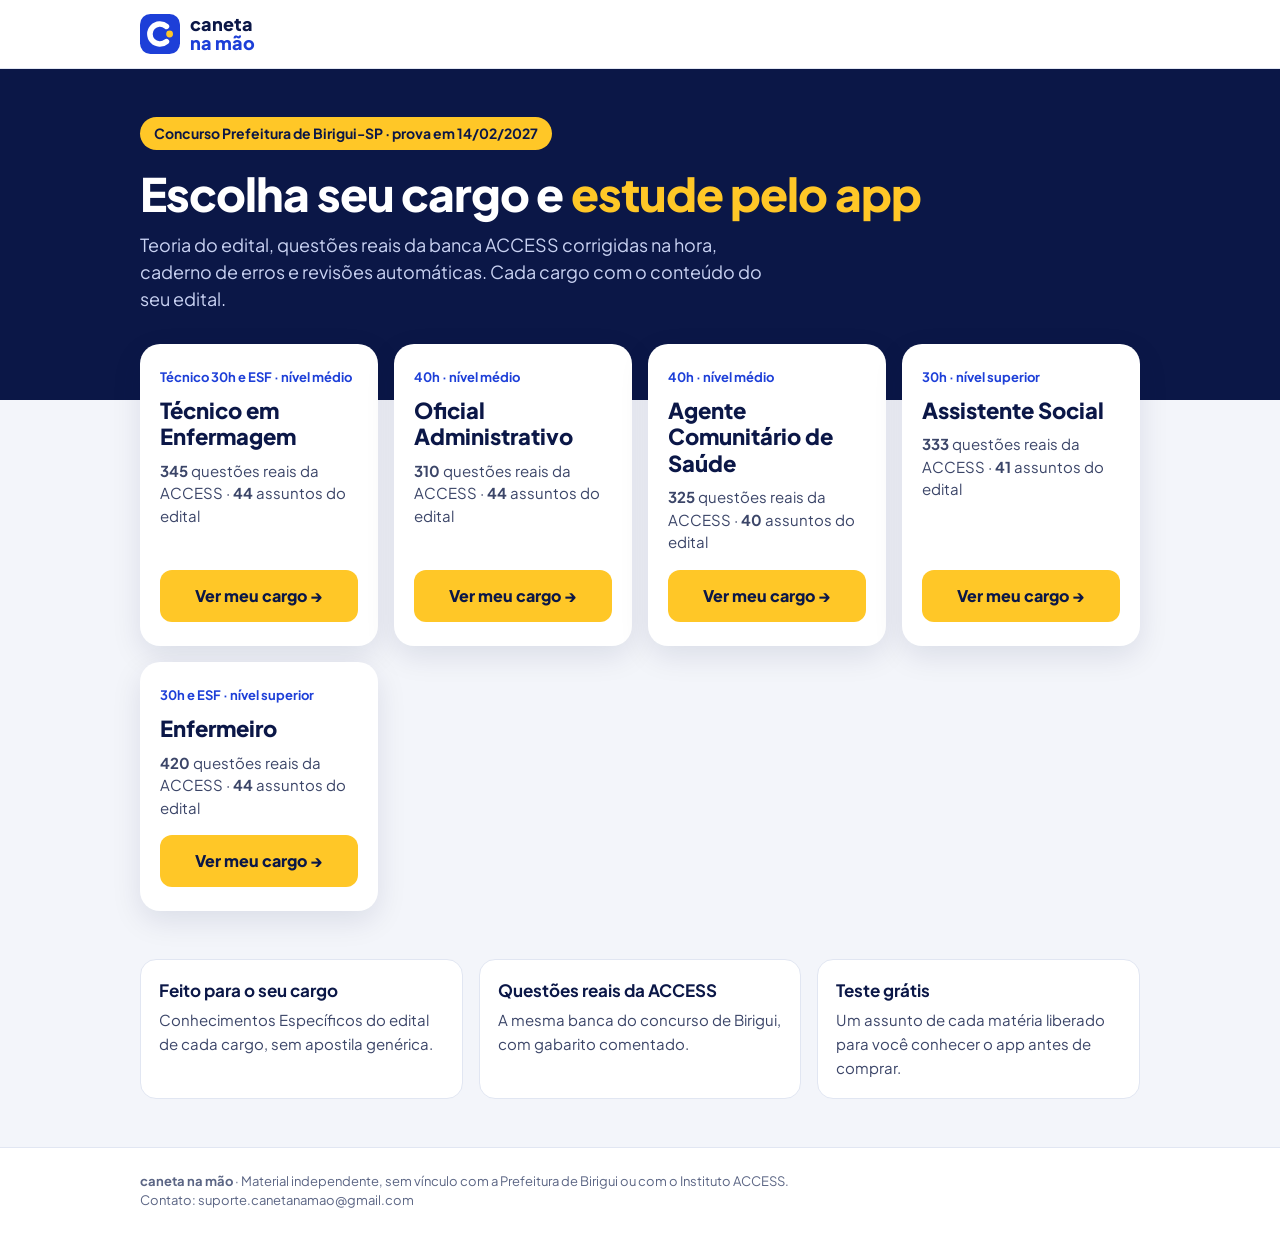
<file: index.html>
<!doctype html>
<html lang="pt-BR"><head>
<meta name="facebook-domain-verification" content="j1a5d84m71sv0w210g87vp4udsywz2" /><meta charset="utf-8"><meta name="viewport" content="width=device-width, initial-scale=1">
<title>Caneta na Mão · App de estudo para o Concurso de Birigui</title>
<meta name="description" content="App de estudo com teoria do edital e questões reais da banca ACCESS para o Concurso da Prefeitura de Birigui-SP (Edital 220/2026). Escolha seu cargo e teste grátis.">
<meta property="og:title" content="Caneta na Mão · Concurso Prefeitura de Birigui">
<meta property="og:description" content="App de estudo com questões reais da banca ACCESS. Escolha seu cargo e teste grátis.">
<meta property="og:type" content="website"><meta property="og:url" content="https://www.canetanamao.com.br/">
<meta property="og:site_name" content="Caneta na Mão"><meta property="og:locale" content="pt_BR">
<meta property="og:image" content="https://www.canetanamao.com.br/img/og-cargos.jpg"><meta property="og:image:width" content="1200"><meta property="og:image:height" content="630">
<meta name="twitter:card" content="summary_large_image">
<link rel="icon" href="data:image/svg+xml,%3Csvg xmlns=%22http://www.w3.org/2000/svg%22 viewBox=%220 0 100 100%22%3E%3Crect width=%22100%22 height=%22100%22 rx=%2226%22 fill=%22%231D3FD8%22/%3E%3Cpath d=%22M66 31 A 25 25 0 1 0 66 69%22 fill=%22none%22 stroke=%22white%22 stroke-width=%2214%22 stroke-linecap=%22round%22/%3E%3Ccircle cx=%2274%22 cy=%2250%22 r=%228.5%22 fill=%22%23FFC727%22/%3E%3C/svg%3E">
<link rel="preconnect" href="https://fonts.googleapis.com">
<link href="https://fonts.googleapis.com/css2?family=Plus+Jakarta+Sans:wght@400;500;600;700;800&amp;display=swap" rel="stylesheet">
<style>
*{box-sizing:border-box}body{margin:0;background:#F3F5FA;font-family:'Plus Jakarta Sans',system-ui,sans-serif;color:#0B1747;line-height:1.5}
.top{background:#fff;border-bottom:1px solid #E1E6F2}.wrap{max-width:1040px;margin:0 auto;padding:0 20px}
.top .wrap{display:flex;align-items:center;gap:12px;height:68px}.logo{display:flex;align-items:center;gap:10px;font-weight:800;font-size:18px;line-height:1.05;text-decoration:none;color:#0B1747}
.logo span{color:#1D3FD8}
.hero{background:#0B1747;color:#fff;padding:48px 0 88px}.chip{display:inline-block;background:#FFC727;color:#0B1747;font-weight:700;font-size:14px;padding:6px 14px;border-radius:999px}
h1{font-size:clamp(30px,5vw,46px);line-height:1.1;margin:18px 0 12px;font-weight:800;letter-spacing:-.02em}h1 em{font-style:normal;color:#FFC727}
.hero p{margin:0;font-size:18px;color:#C9D2F2;max-width:640px}
.grid{display:grid;grid-template-columns:repeat(auto-fit,minmax(230px,1fr));gap:16px;margin-top:-56px}
.card{text-decoration:none;color:#0B1747;transition:transform .15s;background:#fff;border-radius:20px;padding:24px 20px;box-shadow:0 10px 30px rgba(11,23,71,.10);display:flex;flex-direction:column;gap:10px}
.tag{font-size:13px;font-weight:700;color:#1D3FD8}.card h2{margin:0;font-size:22px;line-height:1.2;font-weight:800}
.n{margin:0 0 6px;font-size:15px;color:#3B4568}
.btn{display:block;text-align:center;font-weight:800;text-decoration:none;padding:14px 16px;border-radius:12px;font-size:16px;min-height:44px}
.y{background:#FFC727;color:#0B1747;margin-top:auto}.card:hover{transform:translateY(-3px)}.card:hover .y{background:#FFD24D}.g{background:#E8EDFD;color:#1D3FD8}.g:hover{background:#DCE3FB}
.why{display:grid;grid-template-columns:repeat(auto-fit,minmax(220px,1fr));gap:16px;margin:48px 0}
.why div{background:#fff;border:1px solid #E1E6F2;border-radius:16px;padding:18px}.why b{display:block;font-size:17px;margin-bottom:4px}.why span{color:#3B4568;font-size:15px}
.foot{border-top:1px solid #E1E6F2;background:#fff;padding:24px 0;font-size:13px;color:#5B6584}
</style><!-- Meta Pixel + Microsoft Clarity -->
<script>
!function(f,b,e,v,n,t,s){if(f.fbq)return;n=f.fbq=function(){n.callMethod?n.callMethod.apply(n,arguments):n.queue.push(arguments)};if(!f._fbq)f._fbq=n;n.push=n;n.loaded=!0;n.version='2.0';n.queue=[];t=b.createElement(e);t.async=!0;t.src=v;s=b.getElementsByTagName(e)[0];s.parentNode.insertBefore(t,s)}(window,document,'script','https://connect.facebook.net/en_US/fbevents.js');
fbq('init','1108989760824933');fbq('track','PageView');
(function(c,l,a,r,i,t,y){c[a]=c[a]||function(){(c[a].q=c[a].q||[]).push(arguments)};t=l.createElement(r);t.async=1;t.src="https://www.clarity.ms/tag/"+i;y=l.getElementsByTagName(r)[0];y.parentNode.insertBefore(t,y)})(window,document,"clarity","script","z8wncffs0r");
clarity('set','cargo','inicio');
</script>
<noscript><img height="1" width="1" style="display:none" src="https://www.facebook.com/tr?id=1108989760824933&ev=PageView&noscript=1"/></noscript>
</head><body>
<div class="top"><div class="wrap"><a class="logo" href="/"><svg viewBox="0 0 100 100" width="40" height="40"><rect width="100" height="100" rx="26" fill="#1D3FD8"/><path d="M66 31 A 25 25 0 1 0 66 69" fill="none" stroke="#fff" stroke-width="14" stroke-linecap="round"/><circle cx="74" cy="50" r="8.5" fill="#FFC727"/></svg><div>caneta<br><span>na mão</span></div></a></div></div>
<div class="hero"><div class="wrap"><span class="chip">Concurso Prefeitura de Birigui-SP · prova em 14/02/2027</span>
<h1>Escolha seu cargo e <em>estude pelo app</em></h1>
<p>Teoria do edital, questões reais da banca ACCESS corrigidas na hora, caderno de erros e revisões automáticas. Cada cargo com o conteúdo do seu edital.</p></div></div>
<div class="wrap"><div class="grid"><a class="card" href="/tecnico-em-enfermagem/"><div class="tag">Técnico 30h e ESF · nível médio</div><h2>Técnico em Enfermagem</h2>
<p class="n"><b>345</b> questões reais da ACCESS · <b>44</b> assuntos do edital</p>
<span class="btn y">Ver meu cargo →</span></a><a class="card" href="/oficial-administrativo/"><div class="tag">40h · nível médio</div><h2>Oficial Administrativo</h2>
<p class="n"><b>310</b> questões reais da ACCESS · <b>44</b> assuntos do edital</p>
<span class="btn y">Ver meu cargo →</span></a><a class="card" href="/agente-comunitario-de-saude/"><div class="tag">40h · nível médio</div><h2>Agente Comunitário de Saúde</h2>
<p class="n"><b>325</b> questões reais da ACCESS · <b>40</b> assuntos do edital</p>
<span class="btn y">Ver meu cargo →</span></a><a class="card" href="/assistente-social/"><div class="tag">30h · nível superior</div><h2>Assistente Social</h2>
<p class="n"><b>333</b> questões reais da ACCESS · <b>41</b> assuntos do edital</p>
<span class="btn y">Ver meu cargo →</span></a><a class="card" href="/enfermeiro/"><div class="tag">30h e ESF · nível superior</div><h2>Enfermeiro</h2>
<p class="n"><b>420</b> questões reais da ACCESS · <b>44</b> assuntos do edital</p>
<span class="btn y">Ver meu cargo →</span></a></div>
<div class="why"><div><b>Feito para o seu cargo</b><span>Conhecimentos Específicos do edital de cada cargo, sem apostila genérica.</span></div>
<div><b>Questões reais da ACCESS</b><span>A mesma banca do concurso de Birigui, com gabarito comentado.</span></div>
<div><b>Teste grátis</b><span>Um assunto de cada matéria liberado para você conhecer o app antes de comprar.</span></div></div></div>
<div class="foot"><div class="wrap"><b>caneta na mão</b> · Material independente, sem vínculo com a Prefeitura de Birigui ou com o Instituto ACCESS.<br>Contato: suporte.canetanamao@gmail.com</div></div>
</body></html>
</file>
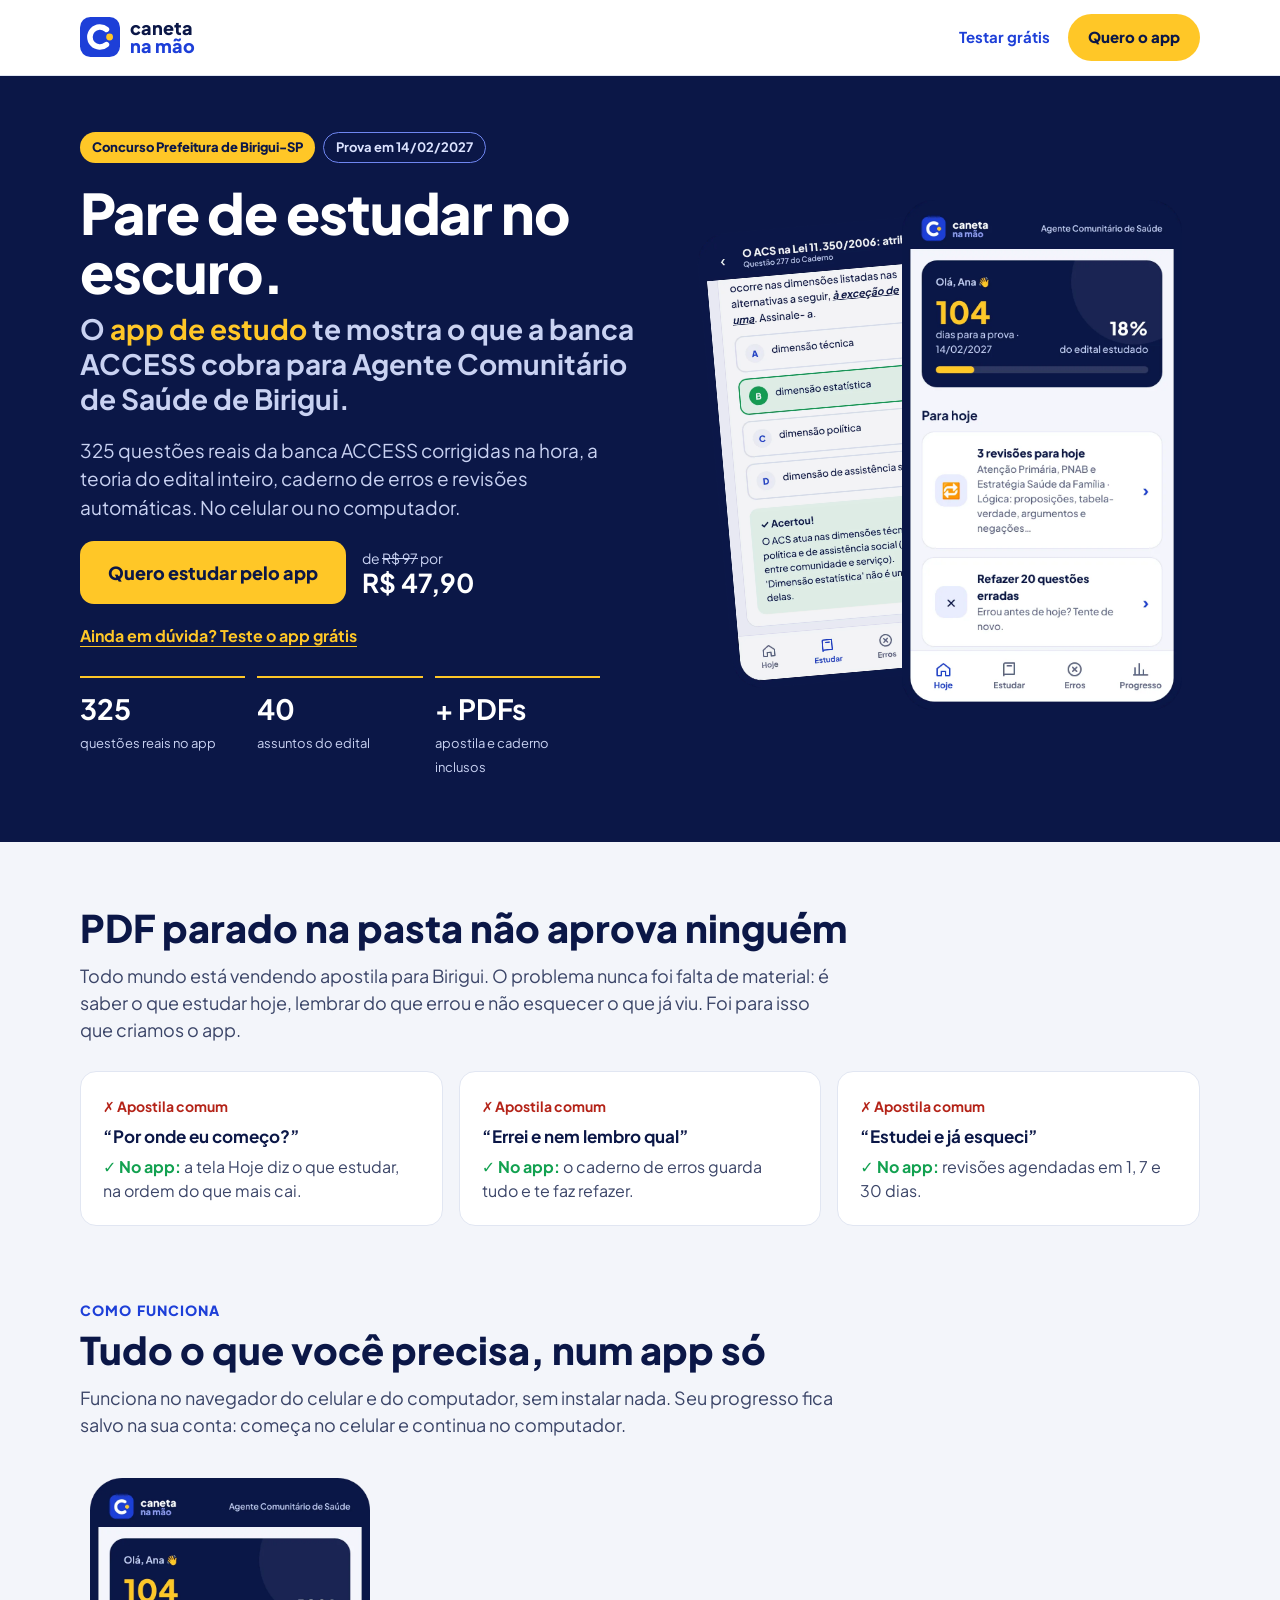
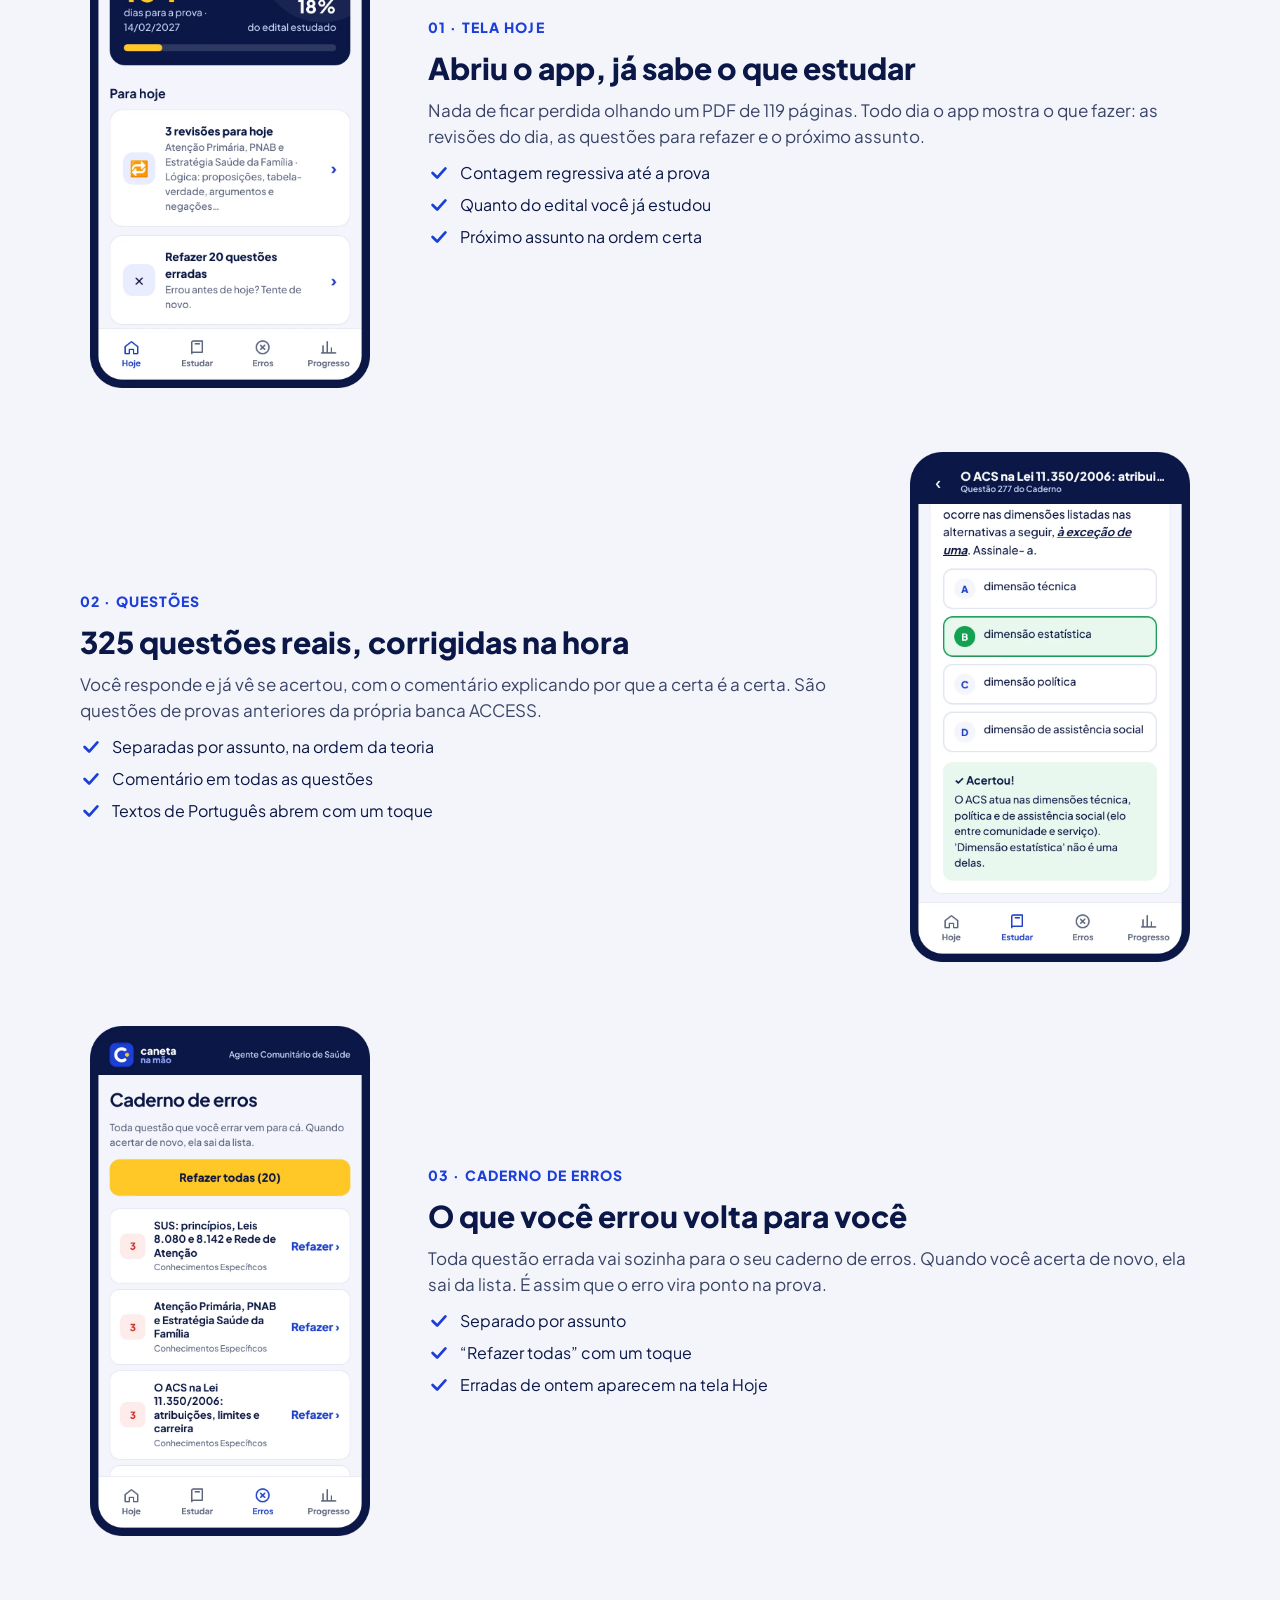
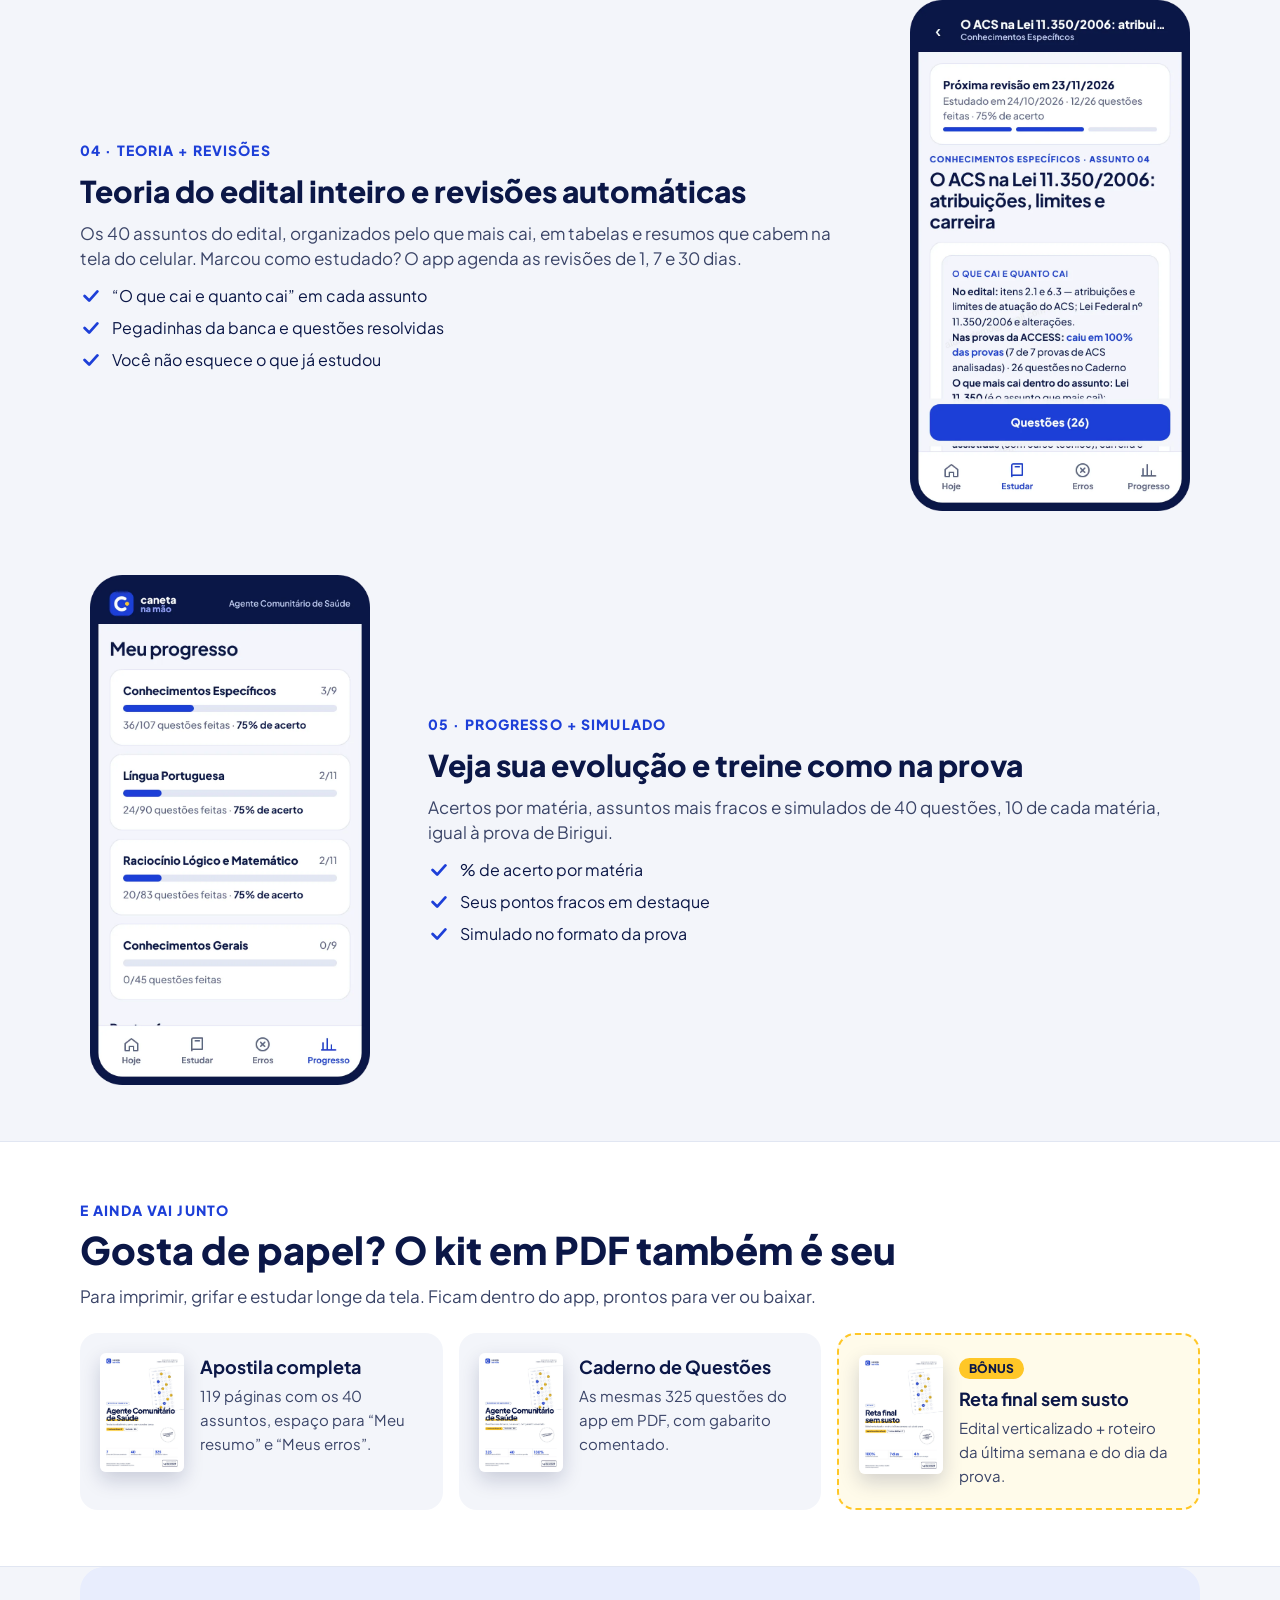
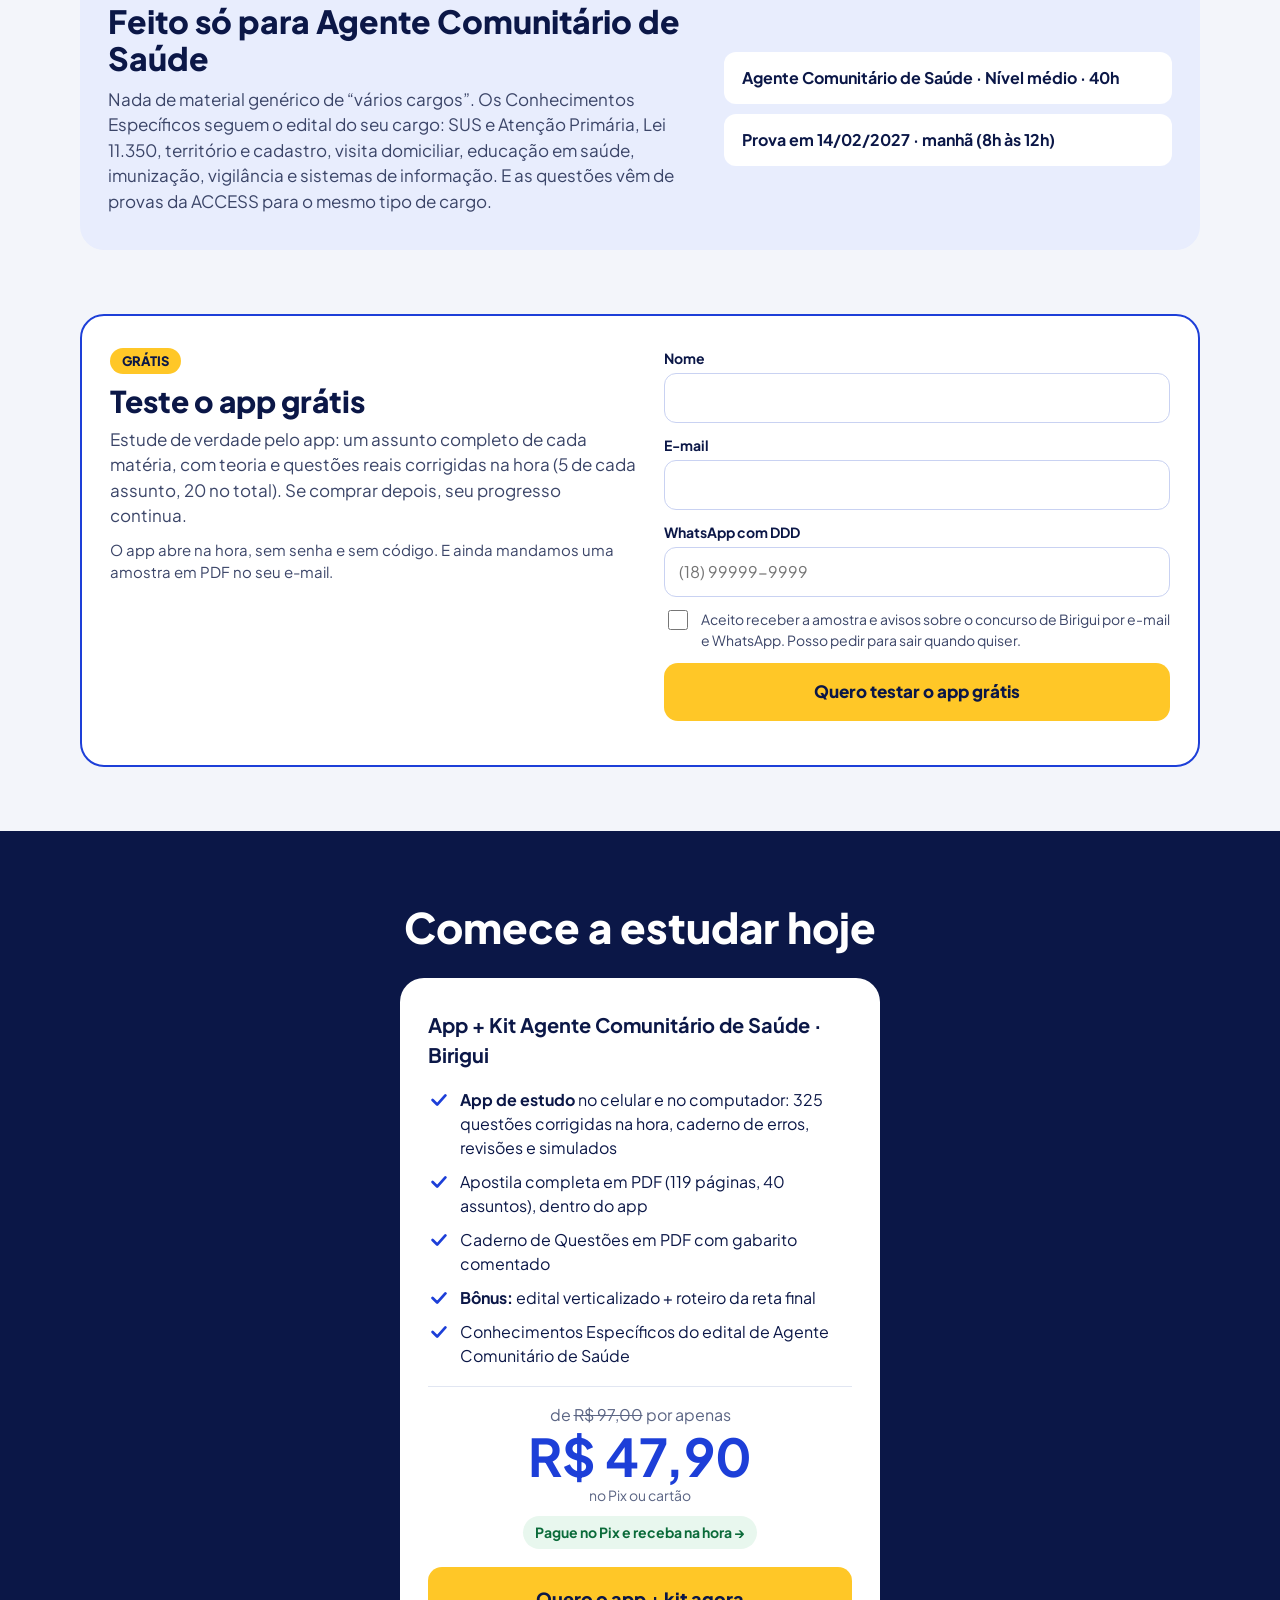
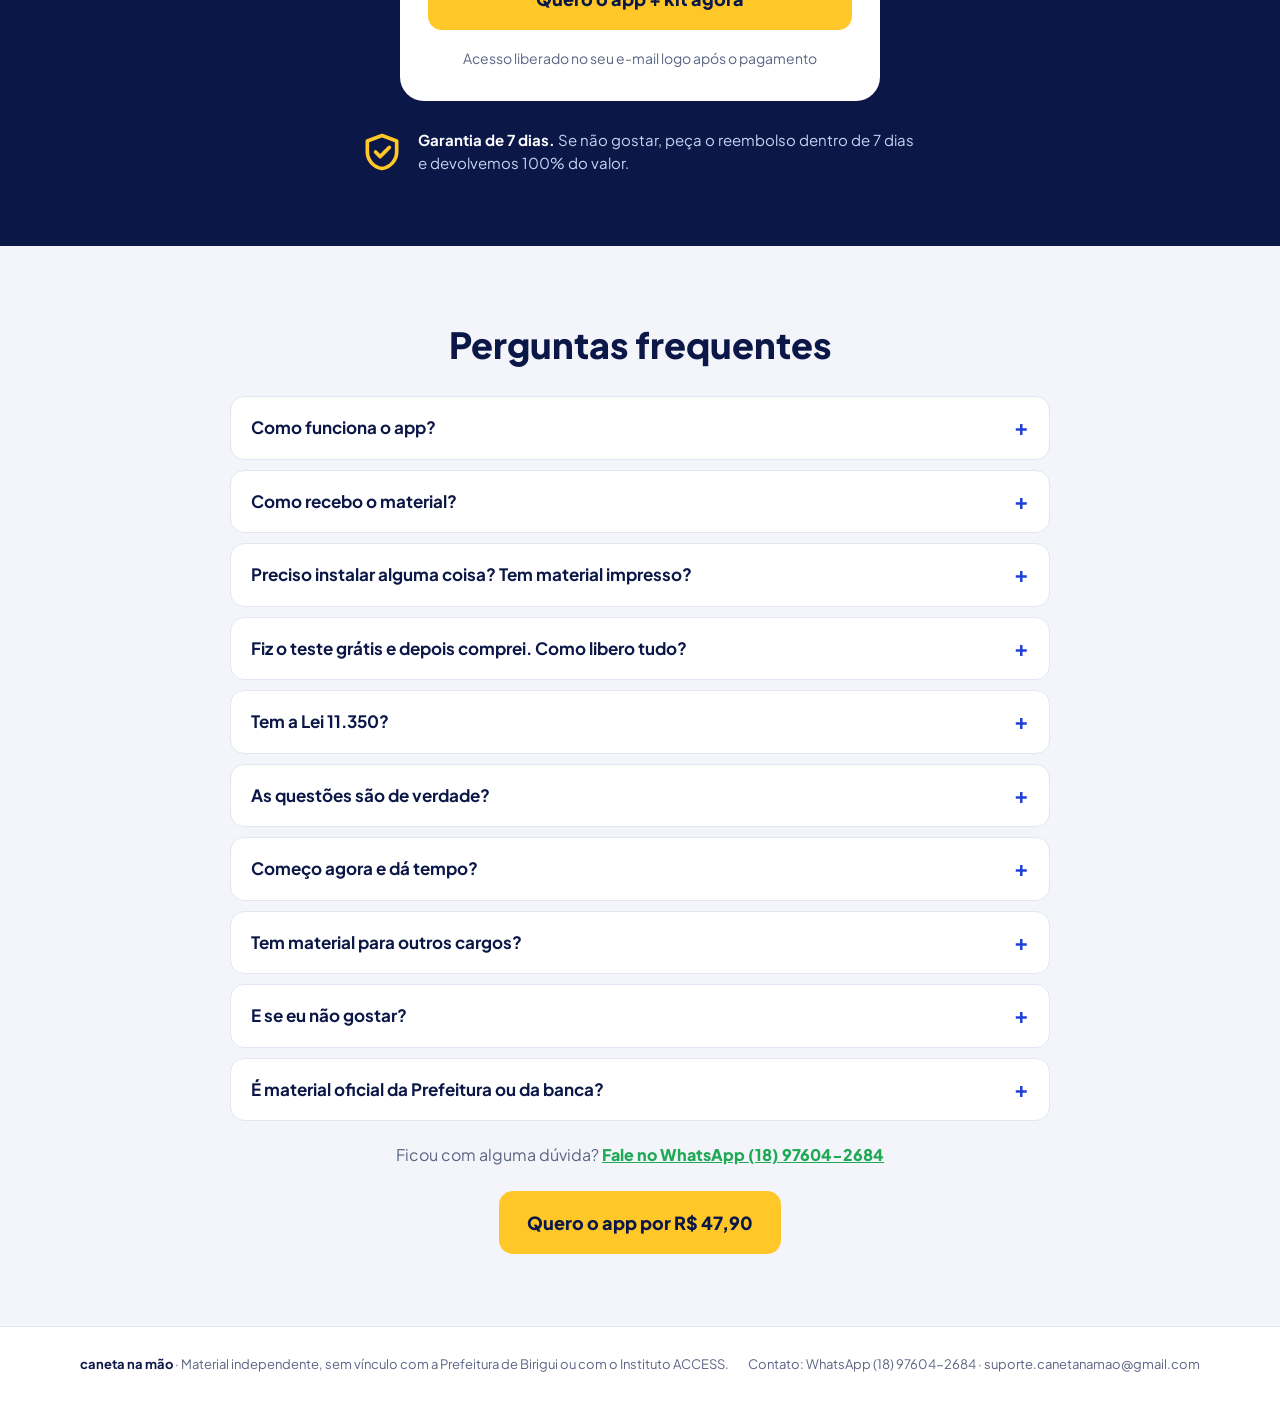
<file: agente-comunitario-de-saude/index.html>
<!doctype html>
<html lang="pt-BR">
<head>
<meta charset="utf-8">
<meta name="viewport" content="width=device-width, initial-scale=1">
<title>App de estudo Agente Comunitário de Saúde · Concurso Birigui 2027 | Caneta na Mão</title>
<meta name="description" content="Apostila completa + 325 questões reais da banca ACCESS com gabarito comentado para Agente Comunitário de Saúde da Prefeitura de Birigui-SP.">
<meta property="og:title" content="App + Kit Agente Comunitário de Saúde · Concurso Birigui">
<meta property="og:description" content="Apostila + 325 questões reais da banca ACCESS com gabarito comentado + app de estudo. Teste grátis.">
<meta property="og:type" content="website">
<meta property="og:url" content="https://www.canetanamao.com.br/agente-comunitario-de-saude/">
<meta property="og:site_name" content="Caneta na Mão">
<meta property="og:locale" content="pt_BR">
<meta property="og:image" content="https://www.canetanamao.com.br/agente-comunitario-de-saude/img/og.jpg">
<meta property="og:image:width" content="1200">
<meta property="og:image:height" content="630">
<meta property="og:image:alt" content="Kit Agente Comunitário de Saúde - Concurso Prefeitura de Birigui">
<meta name="twitter:card" content="summary_large_image">
<link rel="icon" href="data:image/svg+xml,%3Csvg xmlns=%22http://www.w3.org/2000/svg%22 viewBox=%220 0 100 100%22%3E%3Crect width=%22100%22 height=%22100%22 rx=%2226%22 fill=%22%231D3FD8%22/%3E%3Cpath d=%22M66 31 A 25 25 0 1 0 66 69%22 fill=%22none%22 stroke=%22white%22 stroke-width=%2214%22 stroke-linecap=%22round%22/%3E%3Ccircle cx=%2274%22 cy=%2250%22 r=%228.5%22 fill=%22%23FFC727%22/%3E%3C/svg%3E">
<link rel="preconnect" href="https://fonts.googleapis.com">
<link rel="preconnect" href="https://fonts.gstatic.com" crossorigin>
<link rel="preload" as="style" href="https://fonts.googleapis.com/css2?family=Plus+Jakarta+Sans:wght@400;500;600;700;800&amp;display=swap" onload="this.onload=null;this.rel='stylesheet'">
<noscript><link rel="stylesheet" href="https://fonts.googleapis.com/css2?family=Plus+Jakarta+Sans:wght@400;500;600;700;800&amp;display=swap"></noscript>
<style>
body{margin:0;background:#F3F5FA}
a{color:#1D3FD8}a:hover{color:#0B1747}
summary{cursor:pointer;list-style:none}
summary::-webkit-details-marker{display:none}
details[open] .plus{transform:rotate(45deg)}
.cta:hover{background:#FFD24D !important}
</style>
<style>html{scroll-behavior:smooth}img{max-width:100%;height:auto}</style>
<!-- Meta Pixel + Microsoft Clarity -->
<script>
!function(f,b,e,v,n,t,s){if(f.fbq)return;n=f.fbq=function(){n.callMethod?n.callMethod.apply(n,arguments):n.queue.push(arguments)};if(!f._fbq)f._fbq=n;n.push=n;n.loaded=!0;n.version='2.0';n.queue=[];t=b.createElement(e);t.async=!0;t.src=v;s=b.getElementsByTagName(e)[0];s.parentNode.insertBefore(t,s)}(window,document,'script','https://connect.facebook.net/en_US/fbevents.js');
fbq('init','1108989760824933');fbq('track','PageView');fbq('track','ViewContent',{content_name:'Agente Comunitario de Saude',content_category:'Kit concurso Birigui',value:47.90,currency:'BRL'});
(function(c,l,a,r,i,t,y){c[a]=c[a]||function(){(c[a].q=c[a].q||[]).push(arguments)};t=l.createElement(r);t.async=1;t.src="https://www.clarity.ms/tag/"+i;y=l.getElementsByTagName(r)[0];y.parentNode.insertBefore(t,y)})(window,document,"clarity","script","z8wncffs0r");
clarity('set','cargo','Agente Comunitario de Saude');
</script>
<noscript><img height="1" width="1" style="display:none" src="https://www.facebook.com/tr?id=1108989760824933&ev=PageView&noscript=1"/></noscript>
</head>
<body>
<div style="font-family: 'Plus Jakarta Sans', system-ui, sans-serif; color: #0B1747; background: #F3F5FA; line-height: 1.5">

<!-- TOPO -->
<div style="background: #FFFFFF; border-bottom: 1px solid #E1E6F2">
<div style="max-width: 1120px; margin: 0 auto; padding: 14px 20px; display: flex; flex-wrap: wrap; gap: 12px; align-items: center; justify-content: space-between">
<div style="display: flex; align-items: center; gap: 10px">
<svg viewBox="0 0 100 100" width="40" height="40" aria-hidden="true"><rect width="100" height="100" rx="26" fill="#1D3FD8"></rect><path d="M66 31 A 25 25 0 1 0 66 69" fill="none" stroke="#fff" stroke-width="14" stroke-linecap="round"></path><circle cx="74" cy="50" r="8.5" fill="#FFC727"></circle></svg>
<div style="display: flex; flex-direction: column; font-weight: 800; font-size: 18px; line-height: 1.02"><span>caneta</span><span style="color: #1D3FD8">na mão</span></div>
</div>
<div style="display: flex; gap: 8px; align-items: center"><a href="#amostra" style="color: #1D3FD8; font-weight: 700; text-decoration: none; padding: 12px 10px; font-size: 15px; min-height: 44px; box-sizing: border-box; display: inline-flex; align-items: center">Testar grátis</a><a href="#oferta" class="cta" style="background: #FFC727; color: #0B1747; font-weight: 800; text-decoration: none; padding: 12px 20px; border-radius: 999px; font-size: 15px; min-height: 44px; box-sizing: border-box; display: inline-flex; align-items: center">Quero o app</a></div>
</div>
</div>

<!-- HERO -->
<div style="background: #0B1747; color: #FFFFFF; overflow: hidden">
<div style="max-width: 1120px; margin: 0 auto; padding: 56px 20px 64px; display: flex; flex-wrap: wrap; gap: 40px; align-items: center">
<div style="flex: 1 1 440px; min-width: 0; display: flex; flex-direction: column; gap: 20px">
<div style="display: flex; flex-wrap: wrap; gap: 8px">
<span style="background: #FFC727; color: #0B1747; font-weight: 800; font-size: 13px; padding: 6px 12px; border-radius: 999px">Concurso Prefeitura de Birigui-SP</span>
<span style="border: 1.5px solid #6F86F0; color: #DCE3FF; font-weight: 700; font-size: 13px; padding: 5px 12px; border-radius: 999px">Prova em 14/02/2027</span>
</div>
<h1 style="margin: 0; font-size: clamp(34px, 5vw, 56px); line-height: 1.05; font-weight: 800; letter-spacing: -0.02em">Pare de estudar no escuro.<span style="display: block; margin-top: 10px; font-size: .5em; line-height: 1.25; font-weight: 700; letter-spacing: 0; color: #C9D2F2">O <span style="color: #FFC727">app de estudo</span> te mostra o que a banca ACCESS cobra para Agente Comunitário de Saúde de Birigui.</span></h1>
<p style="margin: 0; font-size: 19px; color: #C9D2F2; max-width: 560px">325 questões reais da banca ACCESS corrigidas na hora, a teoria do edital inteiro, caderno de erros e revisões automáticas. No celular ou no computador.</p>
<div style="display: flex; flex-wrap: wrap; gap: 16px; align-items: center">
<a href="#oferta" class="cta" style="background: #FFC727; color: #0B1747; font-weight: 800; text-decoration: none; padding: 18px 28px; border-radius: 14px; font-size: 18px; min-height: 44px; box-sizing: border-box; display: inline-flex; align-items: center">Quero estudar pelo app</a>
<div style="display: flex; flex-direction: column; font-size: 14px; color: #C9D2F2"><span>de <s>R$ 97</s> por</span><b style="font-size: 26px; color: #FFFFFF; line-height: 1.1">R$ 47,90</b></div>
</div>
<a href="#amostra" style="color: #FFC727; font-weight: 700; font-size: 16px; text-decoration: underline; text-underline-offset: 4px; align-self: flex-start">Ainda em dúvida? Teste o app grátis</a>
<div style="display: grid; grid-template-columns: repeat(3, minmax(0, 1fr)); gap: 12px; margin-top: 8px; max-width: 520px">
<div style="border-top: 2px solid #FFC727; padding-top: 10px"><b style="font-size: 28px; display: block">325</b><span style="font-size: 13px; color: #C9D2F2">questões reais no app</span></div>
<div style="border-top: 2px solid #FFC727; padding-top: 10px"><b style="font-size: 28px; display: block">40</b><span style="font-size: 13px; color: #C9D2F2">assuntos do edital</span></div>
<div style="border-top: 2px solid #FFC727; padding-top: 10px"><b style="font-size: 28px; display: block">+ PDFs</b><span style="font-size: 13px; color: #C9D2F2">apostila e caderno inclusos</span></div>
</div>
</div>
<div style="flex: 1 1 380px; min-width: 0; display: flex; justify-content: center; align-items: center; position: relative; min-height: 420px">
<img width="798" height="1454" src="img/app-questao.webp" alt="Questão corrigida no app" style="width: 50%; max-width: 250px; transform: rotate(-5deg) translateX(14%); position: relative; z-index: 1; opacity: .95">
<img width="798" height="1454" src="img/app-hoje.webp" alt="Tela inicial do app Caneta na Mão" style="width: 56%; max-width: 280px; position: relative; z-index: 2; transform: translateX(-10%)">
</div>
</div>
</div>

<!-- DOR -->
<div style="max-width: 1120px; margin: 0 auto; padding: 64px 20px 16px">
<h2 style="margin: 0 0 12px; font-size: clamp(26px, 3.4vw, 38px); line-height: 1.15; font-weight: 800; max-width: 780px">PDF parado na pasta não aprova ninguém</h2>
<p style="margin: 0 0 28px; font-size: 18px; color: #3B4568; max-width: 760px">Todo mundo está vendendo apostila para Birigui. O problema nunca foi falta de material: é saber o que estudar hoje, lembrar do que errou e não esquecer o que já viu. Foi para isso que criamos o app.</p>
<div style="display: grid; grid-template-columns: repeat(auto-fit, minmax(240px, 1fr)); gap: 16px">
<div style="background: #FFFFFF; border: 1px solid #E1E6F2; border-radius: 16px; padding: 22px"><span style="font-size: 14px; color: #B42318; font-weight: 700">✗ Apostila comum</span><b style="display: block; font-size: 17px; margin: 6px 0">“Por onde eu começo?”</b><span style="color: #3B4568"><b style="color: #12A150">✓ No app:</b> a tela Hoje diz o que estudar, na ordem do que mais cai.</span></div>
<div style="background: #FFFFFF; border: 1px solid #E1E6F2; border-radius: 16px; padding: 22px"><span style="font-size: 14px; color: #B42318; font-weight: 700">✗ Apostila comum</span><b style="display: block; font-size: 17px; margin: 6px 0">“Errei e nem lembro qual”</b><span style="color: #3B4568"><b style="color: #12A150">✓ No app:</b> o caderno de erros guarda tudo e te faz refazer.</span></div>
<div style="background: #FFFFFF; border: 1px solid #E1E6F2; border-radius: 16px; padding: 22px"><span style="font-size: 14px; color: #B42318; font-weight: 700">✗ Apostila comum</span><b style="display: block; font-size: 17px; margin: 6px 0">“Estudei e já esqueci”</b><span style="color: #3B4568"><b style="color: #12A150">✓ No app:</b> revisões agendadas em 1, 7 e 30 dias.</span></div>
</div>
</div>

<!-- COMO FUNCIONA O APP -->
<div style="max-width: 1120px; margin: 0 auto; padding: 56px 20px">
<span style="font-weight: 800; color: #1D3FD8; font-size: 14px; letter-spacing: .08em">COMO FUNCIONA</span>
<h2 style="margin: 6px 0 12px; font-size: clamp(26px, 3.4vw, 38px); line-height: 1.15; font-weight: 800">Tudo o que você precisa, num app só</h2>
<p style="margin: 0 0 40px; font-size: 18px; color: #3B4568; max-width: 760px">Funciona no navegador do celular e do computador, sem instalar nada. Seu progresso fica salvo na sua conta: começa no celular e continua no computador.</p>
<div style="display: flex; flex-direction: column; gap: 64px"><div style="display: flex; flex-wrap: wrap;  gap: 32px 48px; align-items: center; justify-content: center">
<div style="flex: 0 1 300px; display: flex; justify-content: center"><img width="798" height="1454" loading="lazy" src="img/app-hoje.webp" alt="Tela Hoje do app" style="width: 100%; max-width: 280px; display: block"></div>
<div style="flex: 1 1 380px; min-width: 0; display: flex; flex-direction: column; gap: 12px">
<span style="font-weight: 800; color: #1D3FD8; font-size: 14px; letter-spacing: .08em">01 · TELA HOJE</span>
<h3 style="margin: 0; font-size: clamp(22px, 2.8vw, 30px); line-height: 1.2; font-weight: 800">Abriu o app, já sabe o que estudar</h3>
<p style="margin: 0; font-size: 17px; color: #3B4568">Nada de ficar perdida olhando um PDF de 119 páginas. Todo dia o app mostra o que fazer: as revisões do dia, as questões para refazer e o próximo assunto.</p>
<div style="display: flex; flex-direction: column; gap: 8px; font-size: 16px"><div style="display: flex; gap: 10px; align-items: flex-start"><svg width="22" height="22" viewBox="0 0 24 24" fill="none" stroke="#1D3FD8" stroke-width="3" stroke-linecap="round" stroke-linejoin="round" aria-hidden="true" style="flex-shrink: 0; margin-top: 1px"><path d="M5 12l5 5L19 7"></path></svg><span>Contagem regressiva até a prova</span></div><div style="display: flex; gap: 10px; align-items: flex-start"><svg width="22" height="22" viewBox="0 0 24 24" fill="none" stroke="#1D3FD8" stroke-width="3" stroke-linecap="round" stroke-linejoin="round" aria-hidden="true" style="flex-shrink: 0; margin-top: 1px"><path d="M5 12l5 5L19 7"></path></svg><span>Quanto do edital você já estudou</span></div><div style="display: flex; gap: 10px; align-items: flex-start"><svg width="22" height="22" viewBox="0 0 24 24" fill="none" stroke="#1D3FD8" stroke-width="3" stroke-linecap="round" stroke-linejoin="round" aria-hidden="true" style="flex-shrink: 0; margin-top: 1px"><path d="M5 12l5 5L19 7"></path></svg><span>Próximo assunto na ordem certa</span></div></div>
</div></div><div style="display: flex; flex-wrap: wrap; flex-direction: row-reverse; gap: 32px 48px; align-items: center; justify-content: center">
<div style="flex: 0 1 300px; display: flex; justify-content: center"><img width="798" height="1454" loading="lazy" src="img/app-questao.webp" alt="Questão corrigida no app" style="width: 100%; max-width: 280px; display: block"></div>
<div style="flex: 1 1 380px; min-width: 0; display: flex; flex-direction: column; gap: 12px">
<span style="font-weight: 800; color: #1D3FD8; font-size: 14px; letter-spacing: .08em">02 · QUESTÕES</span>
<h3 style="margin: 0; font-size: clamp(22px, 2.8vw, 30px); line-height: 1.2; font-weight: 800">325 questões reais, corrigidas na hora</h3>
<p style="margin: 0; font-size: 17px; color: #3B4568">Você responde e já vê se acertou, com o comentário explicando por que a certa é a certa. São questões de provas anteriores da própria banca ACCESS.</p>
<div style="display: flex; flex-direction: column; gap: 8px; font-size: 16px"><div style="display: flex; gap: 10px; align-items: flex-start"><svg width="22" height="22" viewBox="0 0 24 24" fill="none" stroke="#1D3FD8" stroke-width="3" stroke-linecap="round" stroke-linejoin="round" aria-hidden="true" style="flex-shrink: 0; margin-top: 1px"><path d="M5 12l5 5L19 7"></path></svg><span>Separadas por assunto, na ordem da teoria</span></div><div style="display: flex; gap: 10px; align-items: flex-start"><svg width="22" height="22" viewBox="0 0 24 24" fill="none" stroke="#1D3FD8" stroke-width="3" stroke-linecap="round" stroke-linejoin="round" aria-hidden="true" style="flex-shrink: 0; margin-top: 1px"><path d="M5 12l5 5L19 7"></path></svg><span>Comentário em todas as questões</span></div><div style="display: flex; gap: 10px; align-items: flex-start"><svg width="22" height="22" viewBox="0 0 24 24" fill="none" stroke="#1D3FD8" stroke-width="3" stroke-linecap="round" stroke-linejoin="round" aria-hidden="true" style="flex-shrink: 0; margin-top: 1px"><path d="M5 12l5 5L19 7"></path></svg><span>Textos de Português abrem com um toque</span></div></div>
</div></div><div style="display: flex; flex-wrap: wrap;  gap: 32px 48px; align-items: center; justify-content: center">
<div style="flex: 0 1 300px; display: flex; justify-content: center"><img width="798" height="1454" loading="lazy" src="img/app-erros.webp" alt="Caderno de erros no app" style="width: 100%; max-width: 280px; display: block"></div>
<div style="flex: 1 1 380px; min-width: 0; display: flex; flex-direction: column; gap: 12px">
<span style="font-weight: 800; color: #1D3FD8; font-size: 14px; letter-spacing: .08em">03 · CADERNO DE ERROS</span>
<h3 style="margin: 0; font-size: clamp(22px, 2.8vw, 30px); line-height: 1.2; font-weight: 800">O que você errou volta para você</h3>
<p style="margin: 0; font-size: 17px; color: #3B4568">Toda questão errada vai sozinha para o seu caderno de erros. Quando você acerta de novo, ela sai da lista. É assim que o erro vira ponto na prova.</p>
<div style="display: flex; flex-direction: column; gap: 8px; font-size: 16px"><div style="display: flex; gap: 10px; align-items: flex-start"><svg width="22" height="22" viewBox="0 0 24 24" fill="none" stroke="#1D3FD8" stroke-width="3" stroke-linecap="round" stroke-linejoin="round" aria-hidden="true" style="flex-shrink: 0; margin-top: 1px"><path d="M5 12l5 5L19 7"></path></svg><span>Separado por assunto</span></div><div style="display: flex; gap: 10px; align-items: flex-start"><svg width="22" height="22" viewBox="0 0 24 24" fill="none" stroke="#1D3FD8" stroke-width="3" stroke-linecap="round" stroke-linejoin="round" aria-hidden="true" style="flex-shrink: 0; margin-top: 1px"><path d="M5 12l5 5L19 7"></path></svg><span>“Refazer todas” com um toque</span></div><div style="display: flex; gap: 10px; align-items: flex-start"><svg width="22" height="22" viewBox="0 0 24 24" fill="none" stroke="#1D3FD8" stroke-width="3" stroke-linecap="round" stroke-linejoin="round" aria-hidden="true" style="flex-shrink: 0; margin-top: 1px"><path d="M5 12l5 5L19 7"></path></svg><span>Erradas de ontem aparecem na tela Hoje</span></div></div>
</div></div><div style="display: flex; flex-wrap: wrap; flex-direction: row-reverse; gap: 32px 48px; align-items: center; justify-content: center">
<div style="flex: 0 1 300px; display: flex; justify-content: center"><img width="798" height="1454" loading="lazy" src="img/app-teoria.webp" alt="Teoria no app" style="width: 100%; max-width: 280px; display: block"></div>
<div style="flex: 1 1 380px; min-width: 0; display: flex; flex-direction: column; gap: 12px">
<span style="font-weight: 800; color: #1D3FD8; font-size: 14px; letter-spacing: .08em">04 · TEORIA + REVISÕES</span>
<h3 style="margin: 0; font-size: clamp(22px, 2.8vw, 30px); line-height: 1.2; font-weight: 800">Teoria do edital inteiro e revisões automáticas</h3>
<p style="margin: 0; font-size: 17px; color: #3B4568">Os 40 assuntos do edital, organizados pelo que mais cai, em tabelas e resumos que cabem na tela do celular. Marcou como estudado? O app agenda as revisões de 1, 7 e 30 dias.</p>
<div style="display: flex; flex-direction: column; gap: 8px; font-size: 16px"><div style="display: flex; gap: 10px; align-items: flex-start"><svg width="22" height="22" viewBox="0 0 24 24" fill="none" stroke="#1D3FD8" stroke-width="3" stroke-linecap="round" stroke-linejoin="round" aria-hidden="true" style="flex-shrink: 0; margin-top: 1px"><path d="M5 12l5 5L19 7"></path></svg><span>“O que cai e quanto cai” em cada assunto</span></div><div style="display: flex; gap: 10px; align-items: flex-start"><svg width="22" height="22" viewBox="0 0 24 24" fill="none" stroke="#1D3FD8" stroke-width="3" stroke-linecap="round" stroke-linejoin="round" aria-hidden="true" style="flex-shrink: 0; margin-top: 1px"><path d="M5 12l5 5L19 7"></path></svg><span>Pegadinhas da banca e questões resolvidas</span></div><div style="display: flex; gap: 10px; align-items: flex-start"><svg width="22" height="22" viewBox="0 0 24 24" fill="none" stroke="#1D3FD8" stroke-width="3" stroke-linecap="round" stroke-linejoin="round" aria-hidden="true" style="flex-shrink: 0; margin-top: 1px"><path d="M5 12l5 5L19 7"></path></svg><span>Você não esquece o que já estudou</span></div></div>
</div></div><div style="display: flex; flex-wrap: wrap;  gap: 32px 48px; align-items: center; justify-content: center">
<div style="flex: 0 1 300px; display: flex; justify-content: center"><img width="798" height="1454" loading="lazy" src="img/app-progresso.webp" alt="Progresso no app" style="width: 100%; max-width: 280px; display: block"></div>
<div style="flex: 1 1 380px; min-width: 0; display: flex; flex-direction: column; gap: 12px">
<span style="font-weight: 800; color: #1D3FD8; font-size: 14px; letter-spacing: .08em">05 · PROGRESSO + SIMULADO</span>
<h3 style="margin: 0; font-size: clamp(22px, 2.8vw, 30px); line-height: 1.2; font-weight: 800">Veja sua evolução e treine como na prova</h3>
<p style="margin: 0; font-size: 17px; color: #3B4568">Acertos por matéria, assuntos mais fracos e simulados de 40 questões, 10 de cada matéria, igual à prova de Birigui.</p>
<div style="display: flex; flex-direction: column; gap: 8px; font-size: 16px"><div style="display: flex; gap: 10px; align-items: flex-start"><svg width="22" height="22" viewBox="0 0 24 24" fill="none" stroke="#1D3FD8" stroke-width="3" stroke-linecap="round" stroke-linejoin="round" aria-hidden="true" style="flex-shrink: 0; margin-top: 1px"><path d="M5 12l5 5L19 7"></path></svg><span>% de acerto por matéria</span></div><div style="display: flex; gap: 10px; align-items: flex-start"><svg width="22" height="22" viewBox="0 0 24 24" fill="none" stroke="#1D3FD8" stroke-width="3" stroke-linecap="round" stroke-linejoin="round" aria-hidden="true" style="flex-shrink: 0; margin-top: 1px"><path d="M5 12l5 5L19 7"></path></svg><span>Seus pontos fracos em destaque</span></div><div style="display: flex; gap: 10px; align-items: flex-start"><svg width="22" height="22" viewBox="0 0 24 24" fill="none" stroke="#1D3FD8" stroke-width="3" stroke-linecap="round" stroke-linejoin="round" aria-hidden="true" style="flex-shrink: 0; margin-top: 1px"><path d="M5 12l5 5L19 7"></path></svg><span>Simulado no formato da prova</span></div></div>
</div></div></div>
</div>

<!-- KIT PDF -->
<div style="background: #FFFFFF; border-top: 1px solid #E1E6F2; border-bottom: 1px solid #E1E6F2">
<div style="max-width: 1120px; margin: 0 auto; padding: 56px 20px">
<span style="font-weight: 800; color: #1D3FD8; font-size: 14px; letter-spacing: .08em">E AINDA VAI JUNTO</span>
<h2 style="margin: 6px 0 12px; font-size: clamp(26px, 3.4vw, 38px); line-height: 1.15; font-weight: 800">Gosta de papel? O kit em PDF também é seu</h2>
<p style="margin: 0 0 24px; font-size: 17px; color: #3B4568; max-width: 760px">Para imprimir, grifar e estudar longe da tela. Ficam dentro do app, prontos para ver ou baixar.</p>
<div style="display: grid; grid-template-columns: repeat(auto-fit, minmax(260px, 1fr)); gap: 16px">
<div style="background: #F3F5FA; border-radius: 18px; padding: 20px; display: flex; gap: 16px; align-items: flex-start"><img width="909" height="1287" loading="lazy" src="img/capa-apostila.jpg" alt="Capa da apostila" style="width: 84px; border-radius: 6px; box-shadow: 0 8px 20px rgba(11,23,71,.18); flex-shrink: 0"><div><b style="display: block; font-size: 18px; margin-bottom: 4px">Apostila completa</b><span style="color: #3B4568; font-size: 15px">119 páginas com os 40 assuntos, espaço para “Meu resumo” e “Meus erros”.</span></div></div>
<div style="background: #F3F5FA; border-radius: 18px; padding: 20px; display: flex; gap: 16px; align-items: flex-start"><img width="909" height="1287" loading="lazy" src="img/capa-caderno.jpg" alt="Capa do caderno de questões" style="width: 84px; border-radius: 6px; box-shadow: 0 8px 20px rgba(11,23,71,.18); flex-shrink: 0"><div><b style="display: block; font-size: 18px; margin-bottom: 4px">Caderno de Questões</b><span style="color: #3B4568; font-size: 15px">As mesmas 325 questões do app em PDF, com gabarito comentado.</span></div></div>
<div style="background: #FFFBEA; border: 2px dashed #FFC727; border-radius: 18px; padding: 20px; display: flex; gap: 16px; align-items: flex-start"><img width="909" height="1287" loading="lazy" src="img/capa-bonus.jpg" alt="Capa do bônus" style="width: 84px; border-radius: 6px; box-shadow: 0 8px 20px rgba(11,23,71,.18); flex-shrink: 0"><div><span style="background: #FFC727; font-weight: 800; font-size: 12px; padding: 3px 10px; border-radius: 999px">BÔNUS</span><b style="display: block; font-size: 18px; margin: 6px 0 4px">Reta final sem susto</b><span style="color: #3B4568; font-size: 15px">Edital verticalizado + roteiro da última semana e do dia da prova.</span></div></div>
</div>
</div>
</div>

<!-- PRA QUEM -->
<div style="max-width: 1120px; margin: 0 auto; padding: 0 20px 64px">
<div style="background: #E8EDFD; border-radius: 24px; padding: 36px 28px; display: flex; flex-wrap: wrap; gap: 28px; align-items: center">
<div style="flex: 1 1 420px; min-width: 0">
<h2 style="margin: 0 0 10px; font-size: clamp(24px, 3vw, 32px); line-height: 1.15; font-weight: 800">Feito só para Agente Comunitário de Saúde</h2>
<p style="margin: 0; font-size: 17px; color: #3B4568">Nada de material genérico de “vários cargos”. Os Conhecimentos Específicos seguem o edital do seu cargo: SUS e Atenção Primária, Lei 11.350, território e cadastro, visita domiciliar, educação em saúde, imunização, vigilância e sistemas de informação. E as questões vêm de provas da ACCESS para o mesmo tipo de cargo.</p>
</div>
<div style="flex: 1 1 280px; display: flex; flex-direction: column; gap: 10px">
<div style="background: #FFFFFF; border-radius: 12px; padding: 14px 18px; font-weight: 700">Agente Comunitário de Saúde · Nível médio · 40h</div>
<div style="background: #FFFFFF; border-radius: 12px; padding: 14px 18px; font-weight: 700">Prova em 14/02/2027 · manhã (8h às 12h)</div>
</div>
</div>
</div>

<!-- AMOSTRA -->
<div id="amostra" style="max-width: 1120px; margin: 0 auto; padding: 0 20px 64px">
<div style="background: #FFFFFF; border: 2px solid #1D3FD8; border-radius: 24px; padding: 32px 28px; display: flex; flex-wrap: wrap; gap: 28px; align-items: flex-start">
<div style="flex: 1 1 360px; min-width: 0">
<span style="background: #FFC727; font-weight: 800; font-size: 13px; padding: 5px 12px; border-radius: 999px">GRÁTIS</span>
<h2 style="margin: 12px 0 8px; font-size: clamp(22px, 2.8vw, 30px); font-weight: 800; line-height: 1.15">Teste o app grátis</h2>
<p style="margin: 0 0 10px; color: #3B4568; font-size: 17px">Estude de verdade pelo app: um assunto completo de cada matéria, com teoria e questões reais corrigidas na hora (5 de cada assunto, 20 no total). Se comprar depois, seu progresso continua.</p>
<p style="margin: 0; color: #3B4568; font-size: 15px">O app abre na hora, sem senha e sem código. E ainda mandamos uma amostra em PDF no seu e-mail.</p>
</div>
<form class="form-amostra" style="flex: 1 1 340px; min-width: 0; display: flex; flex-direction: column; gap: 12px" novalidate>
<label style="display: flex; flex-direction: column; gap: 4px; font-weight: 700; font-size: 14px">Nome<input name="nome" required autocomplete="name" style="font: inherit; font-weight: 400; font-size: 16px; padding: 12px 14px; border: 1.5px solid #C9D2F2; border-radius: 12px"></label>
<label style="display: flex; flex-direction: column; gap: 4px; font-weight: 700; font-size: 14px">E-mail<input name="email" type="email" required autocomplete="email" style="font: inherit; font-weight: 400; font-size: 16px; padding: 12px 14px; border: 1.5px solid #C9D2F2; border-radius: 12px"></label>
<label style="display: flex; flex-direction: column; gap: 4px; font-weight: 700; font-size: 14px">WhatsApp com DDD<input name="whatsapp" type="tel" required inputmode="tel" autocomplete="tel" placeholder="(18) 99999-9999" style="font: inherit; font-weight: 400; font-size: 16px; padding: 12px 14px; border: 1.5px solid #C9D2F2; border-radius: 12px"></label>
<input name="site" tabindex="-1" autocomplete="off" aria-hidden="true" style="position: absolute; left: -9999px; width: 1px; height: 1px">
<label style="display: flex; gap: 10px; align-items: flex-start; font-size: 14px; color: #3B4568"><input name="aceite" type="checkbox" required style="width: 20px; height: 20px; margin-top: 1px; flex-shrink: 0">Aceito receber a amostra e avisos sobre o concurso de Birigui por e-mail e WhatsApp. Posso pedir para sair quando quiser.</label>
<button type="submit" class="cta" style="background: #FFC727; color: #0B1747; font: inherit; font-weight: 800; font-size: 17px; border: 0; padding: 16px 22px; border-radius: 14px; min-height: 48px; cursor: pointer">Quero testar o app grátis</button>
<p class="amostra-msg" role="status" style="margin: 0; font-size: 15px; color: #B42318"></p>
</form>
<div class="amostra-ok" hidden style="flex: 1 1 340px; min-width: 0; background: #E8EDFD; border-radius: 16px; padding: 24px; flex-direction: column; gap: 12px">
<b style="font-size: 20px">Pronto! Seu teste grátis do app está liberado.</b>
<span style="color: #3B4568">Se o app não abriu sozinho, toque no botão abaixo.</span>
<a href="/app/?teste=acs" style="background: #1D3FD8; color: #FFFFFF; font-weight: 800; text-decoration: none; padding: 14px 22px; border-radius: 14px; text-align: center">Abrir o app agora</a>
<a href="amostra-gratis-agente-comunitario-de-saude.pdf" target="_blank" rel="noopener" style="color: #1D3FD8; font-weight: 700; text-align: center; font-size: 15px">ou baixar a amostra em PDF</a>
</div>
</div>
</div>
<div id="pop" hidden role="dialog" aria-modal="true" aria-labelledby="pop-t" style="position: fixed; inset: 0; background: rgba(11,23,71,.6); z-index: 50; align-items: center; justify-content: center; padding: 16px">
<div style="background: #FFFFFF; border-radius: 20px; width: 100%; max-width: 440px; max-height: calc(100vh - 32px); overflow-y: auto; padding: 24px; box-sizing: border-box; position: relative">
<button type="button" id="pop-x" aria-label="Fechar" style="position: absolute; top: 8px; right: 8px; width: 44px; height: 44px; border: 0; background: transparent; font-size: 28px; line-height: 1; color: #5B6584; cursor: pointer">&times;</button>
<span style="background: #FFC727; font-weight: 800; font-size: 13px; padding: 5px 12px; border-radius: 999px">GRÁTIS</span>
<h2 id="pop-t" style="margin: 12px 0 6px; font-size: 24px; font-weight: 800; line-height: 1.15">Antes de ir: quer testar o app grátis?</h2>
<p style="margin: 0 0 16px; color: #3B4568">Um assunto completo de cada matéria + 20 questões reais da banca ACCESS corrigidas na hora.</p>
<form class="form-amostra" style="display: flex; flex-direction: column; gap: 12px" novalidate>
<label style="display: flex; flex-direction: column; gap: 4px; font-weight: 700; font-size: 14px">Nome<input name="nome" required autocomplete="name" style="font: inherit; font-weight: 400; font-size: 16px; padding: 12px 14px; border: 1.5px solid #C9D2F2; border-radius: 12px"></label>
<label style="display: flex; flex-direction: column; gap: 4px; font-weight: 700; font-size: 14px">E-mail<input name="email" type="email" required autocomplete="email" style="font: inherit; font-weight: 400; font-size: 16px; padding: 12px 14px; border: 1.5px solid #C9D2F2; border-radius: 12px"></label>
<label style="display: flex; flex-direction: column; gap: 4px; font-weight: 700; font-size: 14px">WhatsApp com DDD<input name="whatsapp" type="tel" required inputmode="tel" autocomplete="tel" placeholder="(18) 99999-9999" style="font: inherit; font-weight: 400; font-size: 16px; padding: 12px 14px; border: 1.5px solid #C9D2F2; border-radius: 12px"></label>
<input name="site" tabindex="-1" autocomplete="off" aria-hidden="true" style="position: absolute; left: -9999px; width: 1px; height: 1px">
<label style="display: flex; gap: 10px; align-items: flex-start; font-size: 14px; color: #3B4568"><input name="aceite" type="checkbox" required style="width: 20px; height: 20px; margin-top: 1px; flex-shrink: 0">Aceito receber a amostra e avisos sobre o concurso de Birigui por e-mail e WhatsApp. Posso pedir para sair quando quiser.</label>
<button type="submit" class="cta" style="background: #FFC727; color: #0B1747; font: inherit; font-weight: 800; font-size: 17px; border: 0; padding: 16px 22px; border-radius: 14px; min-height: 48px; cursor: pointer">Quero testar o app grátis</button>
<p class="amostra-msg" role="status" style="margin: 0; font-size: 15px; color: #B42318"></p>
<button type="button" class="pop-nao" style="background: transparent; border: 0; color: #5B6584; font: inherit; font-size: 14px; text-decoration: underline; cursor: pointer; min-height: 44px">Agora não, quero ver o preço</button>
</form>
<div class="amostra-ok" hidden style="background: #E8EDFD; border-radius: 16px; padding: 20px; flex-direction: column; gap: 12px">
<b style="font-size: 20px">Pronto! Seu teste grátis do app está liberado.</b>
<span style="color: #3B4568">Se o app não abriu sozinho, toque no botão abaixo.</span>
<a href="/app/?teste=acs" style="background: #1D3FD8; color: #FFFFFF; font-weight: 800; text-decoration: none; padding: 14px 22px; border-radius: 14px; text-align: center">Abrir o app agora</a>
<a href="amostra-gratis-agente-comunitario-de-saude.pdf" target="_blank" rel="noopener" style="color: #1D3FD8; font-weight: 700; text-align: center; font-size: 15px">ou baixar a amostra em PDF</a>
</div>
</div>
</div>
<script>
function sugereEmail(e){  e=(e||"").trim().toLowerCase(); var m=e.match(/^([^@\s]+)@([^@\s]+)$/); if(!m) return "";  var u=m[1], d=m[2];  var OK=["gmail.com","hotmail.com","hotmail.com.br","outlook.com","outlook.com.br","live.com","yahoo.com","yahoo.com.br","icloud.com","bol.com.br","uol.com.br","terra.com.br","msn.com"];  if(OK.indexOf(d)>=0) return "";  var FIX={"gmail.com.br":"gmail.com","gmail.br":"gmail.com","gmail":"gmail.com","hotmail":"hotmail.com","hotmail.br":"hotmail.com","outlook":"outlook.com","yahoo":"yahoo.com.br","icloud":"icloud.com","icloud.com.br":"icloud.com"};  if(FIX[d]) return u+"@"+FIX[d];  function lev(a,b){var p=[],i,j;for(j=0;j<=b.length;j++)p[j]=j;for(i=1;i<=a.length;i++){var q=[i];for(j=1;j<=b.length;j++)q[j]=Math.min(p[j]+1,q[j-1]+1,p[j-1]+(a[i-1]==b[j-1]?0:1));p=q;}return p[b.length];}  var best="",bd=9;  OK.forEach(function(k){var x=lev(d,k);if(x<bd){bd=x;best=k;}});  if(bd>0&&bd<=2) return u+"@"+best;  return "";}
(function(){
  function ls(k,v){try{if(v===undefined)return localStorage.getItem(k);localStorage.setItem(k,v);}catch(e){return null;}}
  function ss(k,v){try{if(v===undefined)return sessionStorage.getItem(k);sessionStorage.setItem(k,v);}catch(e){return null;}}
  var pop=document.getElementById('pop');
  function fecha(){pop.style.display='none';}
  function abre(){ if(ls('cnm_lead')||ss('cnm_pop'))return; ss('cnm_pop','1'); pop.hidden=false; pop.style.display='flex'; }
  document.getElementById('pop-x').onclick=fecha;
  pop.querySelector('.pop-nao').onclick=fecha;
  pop.addEventListener('click',function(e){if(e.target===pop)fecha();});
  document.addEventListener('keydown',function(e){if(e.key==='Escape'&&pop.style.display==='flex')fecha();});
  setTimeout(abre,25000);
  document.addEventListener('mouseout',function(e){ if(!e.relatedTarget&&e.clientY<=0) abre(); });
  document.querySelectorAll('.form-amostra').forEach(function(f){
    var msg=f.querySelector('.amostra-msg'), ok=f.parentNode.querySelector('.amostra-ok'), b=f.querySelector('button[type=submit]');
    f.addEventListener('submit', function(ev){
      ev.preventDefault();
      var d={nome:f.nome.value.trim(), email:f.email.value.trim(), whatsapp:f.whatsapp.value, aceite:f.aceite.checked, site:f.site.value, cargo:'acs'};
      if(!d.nome){msg.textContent='Digite seu nome.';return;}
      if(!/^[^@\s]+@[^@\s]+\.[^@\s]+$/.test(d.email)){msg.textContent='Confira seu e-mail.';return;}var sg=sugereEmail(d.email);if(sg&&f.dataset.ok!==d.email){msg.innerHTML='Seu e-mail parece ter um erro. Você quis dizer <b>'+sg+'</b>? <a href="#" class="sg-sim" style="color:#1D3FD8;font-weight:700">Sim, corrigir</a> · <a href="#" class="sg-nao" style="color:#5B6584">Não, está certo</a>';msg.querySelector('.sg-sim').onclick=function(x){x.preventDefault();f.email.value=sg;msg.textContent='';};msg.querySelector('.sg-nao').onclick=function(x){x.preventDefault();f.dataset.ok=d.email;msg.textContent='';};return;}
      if(d.whatsapp.replace(/\D/g,'').length<10){msg.textContent='Confira seu WhatsApp com DDD.';return;}
      if(!d.aceite){msg.textContent='Marque a caixinha de aceite para receber a amostra.';return;}
      msg.textContent=''; b.disabled=true; b.textContent='⏳ Abrindo o app...';
      try{fbq('track','Lead',{content_name:'teste gratis'})}catch(x){} try{clarity('event','teste_gratis')}catch(x){}
      ls('cnm_lead','1'); ls('cnm_guest','acs'); ls('cnm_cargo','acs'); if(!ls('cnm_nome')) ls('cnm_nome', d.nome);
      try{ fetch('https://entrega-caneta.vercel.app/api/lead',{method:'POST',keepalive:true,headers:{'Content-Type':'application/json'},body:JSON.stringify(d)}).catch(function(){}); }catch(x){}
      var abre=function(){ f.style.display='none'; ok.hidden=false; ok.style.display='flex'; location.href='/app/?teste=acs&n='+encodeURIComponent(d.nome.split(' ')[0]); };
      setTimeout(abre, 700);
    });
  });
})();
</script>

<!-- OFERTA -->
<div id="oferta" style="background: #0B1747; color: #FFFFFF">
<div style="max-width: 1120px; margin: 0 auto; padding: 72px 20px; display: flex; flex-direction: column; align-items: center; gap: 28px">
<h2 style="margin: 0; text-align: center; font-size: clamp(28px, 3.6vw, 42px); line-height: 1.12; font-weight: 800">Comece a estudar hoje</h2>
<div style="background: #FFFFFF; color: #0B1747; border-radius: 24px; padding: 32px 28px; width: 100%; max-width: 480px; box-sizing: border-box; display: flex; flex-direction: column; gap: 18px">
<b style="font-size: 20px">App + Kit Agente Comunitário de Saúde · Birigui</b>
<div style="display: flex; flex-direction: column; gap: 10px; font-size: 16px">
<div style="display: flex; gap: 10px; align-items: flex-start"><svg width="22" height="22" viewBox="0 0 24 24" fill="none" stroke="#1D3FD8" stroke-width="3" stroke-linecap="round" stroke-linejoin="round" aria-hidden="true" style="flex-shrink: 0; margin-top: 1px"><path d="M5 12l5 5L19 7"></path></svg><span><b>App de estudo</b> no celular e no computador: 325 questões corrigidas na hora, caderno de erros, revisões e simulados</span></div>
<div style="display: flex; gap: 10px; align-items: flex-start"><svg width="22" height="22" viewBox="0 0 24 24" fill="none" stroke="#1D3FD8" stroke-width="3" stroke-linecap="round" stroke-linejoin="round" aria-hidden="true" style="flex-shrink: 0; margin-top: 1px"><path d="M5 12l5 5L19 7"></path></svg><span>Apostila completa em PDF (119 páginas, 40 assuntos), dentro do app</span></div>
<div style="display: flex; gap: 10px; align-items: flex-start"><svg width="22" height="22" viewBox="0 0 24 24" fill="none" stroke="#1D3FD8" stroke-width="3" stroke-linecap="round" stroke-linejoin="round" aria-hidden="true" style="flex-shrink: 0; margin-top: 1px"><path d="M5 12l5 5L19 7"></path></svg><span>Caderno de Questões em PDF com gabarito comentado</span></div>
<div style="display: flex; gap: 10px; align-items: flex-start"><svg width="22" height="22" viewBox="0 0 24 24" fill="none" stroke="#1D3FD8" stroke-width="3" stroke-linecap="round" stroke-linejoin="round" aria-hidden="true" style="flex-shrink: 0; margin-top: 1px"><path d="M5 12l5 5L19 7"></path></svg><span><b>Bônus:</b> edital verticalizado + roteiro da reta final</span></div>
<div style="display: flex; gap: 10px; align-items: flex-start"><svg width="22" height="22" viewBox="0 0 24 24" fill="none" stroke="#1D3FD8" stroke-width="3" stroke-linecap="round" stroke-linejoin="round" aria-hidden="true" style="flex-shrink: 0; margin-top: 1px"><path d="M5 12l5 5L19 7"></path></svg><span>Conhecimentos Específicos do edital de Agente Comunitário de Saúde</span></div>
</div>
<div style="border-top: 1px solid #E1E6F2; padding-top: 16px; display: flex; flex-direction: column; align-items: center; gap: 2px">
<span style="color: #5B6584">de <s>R$ 97,00</s> por apenas</span>
<b style="font-size: 52px; line-height: 1.05; color: #1D3FD8">R$ 47,90</b>
<span style="color: #5B6584; font-size: 14px">no Pix ou cartão</span>
<a href="https://lastlink.com/p/C16276AD8/checkout-payment/" style="background: #E8F7EE; color: #0B6B3A; font-weight: 700; font-size: 14px; padding: 6px 12px; border-radius: 999px; margin-top: 8px; text-decoration: none">Pague no Pix e receba na hora →</a>
</div>
<a href="https://lastlink.com/p/C16276AD8/checkout-payment/" class="cta" style="background: #FFC727; color: #0B1747; font-weight: 800; text-decoration: none; padding: 18px 24px; border-radius: 14px; font-size: 18px; text-align: center; min-height: 44px; box-sizing: border-box">Quero o app + kit agora</a>
<span style="text-align: center; font-size: 14px; color: #5B6584">Acesso liberado no seu e-mail logo após o pagamento</span>
</div>
<div style="display: flex; gap: 14px; align-items: center; max-width: 560px">
<svg width="44" height="44" viewBox="0 0 24 24" fill="none" stroke="#FFC727" stroke-width="2" stroke-linecap="round" stroke-linejoin="round" aria-hidden="true" style="flex-shrink: 0"><path d="M12 3l8 3v6c0 4.5-3.4 8.3-8 9-4.6-.7-8-4.5-8-9V6l8-3z"></path><path d="M8.5 12l2.5 2.5L16 9.5"></path></svg>
<span style="color: #C9D2F2; font-size: 15px"><b style="color: #FFFFFF">Garantia de 7 dias.</b> Se não gostar, peça o reembolso dentro de 7 dias e devolvemos 100% do valor.</span>
</div>
</div>
</div>

<!-- FAQ -->
<div style="max-width: 820px; margin: 0 auto; padding: 72px 20px">
<h2 style="margin: 0 0 24px; font-size: clamp(26px, 3.4vw, 36px); font-weight: 800; text-align: center">Perguntas frequentes</h2>
<div style="display: flex; flex-direction: column; gap: 10px">
<details style="background: #FFFFFF; border: 1px solid #E1E6F2; border-radius: 14px; padding: 18px 20px"><summary style="font-weight: 700; font-size: 17px; display: flex; justify-content: space-between; gap: 12px">Como funciona o app?<span class="plus" style="color: #1D3FD8; font-size: 22px; line-height: 1">+</span></summary><p style="margin: 10px 0 0; color: #3B4568">Depois da compra, abra o app em <b>canetanamao.com.br/app</b> e entre com o <b>CPF que você usou na compra</b>. No primeiro acesso você cria uma senha. Antes de comprar, dá para testar grátis. Funciona no navegador do celular e do computador, sem instalar nada (e dá para colocar o ícone na tela inicial). Seu progresso fica salvo na sua conta.</p></details>
<details style="background: #FFFFFF; border: 1px solid #E1E6F2; border-radius: 14px; padding: 18px 20px"><summary style="font-weight: 700; font-size: 17px; display: flex; justify-content: space-between; gap: 12px">Como recebo o material?<span class="plus" style="color: #1D3FD8; font-size: 22px; line-height: 1">+</span></summary><p style="margin: 10px 0 0; color: #3B4568">Logo depois da confirmação do pagamento você recebe no e-mail o acesso ao app. Os PDFs (apostila, caderno e bônus) ficam dentro do app, para ver, baixar ou imprimir: toque em <b>Perfil → Meus materiais</b>. No Pix, a liberação é imediata.</p></details>
<details style="background: #FFFFFF; border: 1px solid #E1E6F2; border-radius: 14px; padding: 18px 20px"><summary style="font-weight: 700; font-size: 17px; display: flex; justify-content: space-between; gap: 12px">Preciso instalar alguma coisa? Tem material impresso?<span class="plus" style="color: #1D3FD8; font-size: 22px; line-height: 1">+</span></summary><p style="margin: 10px 0 0; color: #3B4568">Não precisa instalar nada: o app abre no navegador. Não há material impresso, mas os PDFs podem ser impressos.</p></details>
<details style="background: #FFFFFF; border: 1px solid #E1E6F2; border-radius: 14px; padding: 18px 20px"><summary style="font-weight: 700; font-size: 17px; display: flex; justify-content: space-between; gap: 12px">Fiz o teste grátis e depois comprei. Como libero tudo?<span class="plus" style="color: #1D3FD8; font-size: 22px; line-height: 1">+</span></summary><p style="margin: 10px 0 0; color: #3B4568">No app, toque em <b>Já comprei? Entrar</b> (na barra de baixo) ou vá em <b>Perfil → Entrar com meu CPF</b>. Digite o CPF da compra e pronto: o kit completo abre e o que você fez no teste continua salvo.</p></details>
<details style="background: #FFFFFF; border: 1px solid #E1E6F2; border-radius: 14px; padding: 18px 20px"><summary style="font-weight: 700; font-size: 17px; display: flex; justify-content: space-between; gap: 12px">Tem a Lei 11.350?<span class="plus" style="color: #1D3FD8; font-size: 22px; line-height: 1">+</span></summary><p style="margin: 10px 0 0; color: #3B4568">Tem, e com destaque: é o que mais cai para ACS. Requisitos, atribuições, atividades típicas e assistidas, com as questões da ACCESS sobre cada ponto.</p></details>
<details style="background: #FFFFFF; border: 1px solid #E1E6F2; border-radius: 14px; padding: 18px 20px"><summary style="font-weight: 700; font-size: 17px; display: flex; justify-content: space-between; gap: 12px">As questões são de verdade?<span class="plus" style="color: #1D3FD8; font-size: 22px; line-height: 1">+</span></summary><p style="margin: 10px 0 0; color: #3B4568">Sim. São questões de provas anteriores aplicadas pela banca Instituto ACCESS (Agente Comunitário de Saúde e matérias básicas), a mesma do concurso de Birigui, com gabarito oficial e comentário.</p></details>
<details style="background: #FFFFFF; border: 1px solid #E1E6F2; border-radius: 14px; padding: 18px 20px"><summary style="font-weight: 700; font-size: 17px; display: flex; justify-content: space-between; gap: 12px">Começo agora e dá tempo?<span class="plus" style="color: #1D3FD8; font-size: 22px; line-height: 1">+</span></summary><p style="margin: 10px 0 0; color: #3B4568">Dá. O material é organizado pelo que mais cai, então você começa pelo que vale mais ponto. A prova é em 14/02/2027.</p></details>
<details style="background: #FFFFFF; border: 1px solid #E1E6F2; border-radius: 14px; padding: 18px 20px"><summary style="font-weight: 700; font-size: 17px; display: flex; justify-content: space-between; gap: 12px">Tem material para outros cargos?<span class="plus" style="color: #1D3FD8; font-size: 22px; line-height: 1">+</span></summary><p style="margin: 10px 0 0; color: #3B4568">Por enquanto temos kits para Técnico em Enfermagem, Enfermeiro (30h e ESF), Oficial Administrativo, Agente Comunitário de Saúde e Assistente Social, todos com teste grátis. Veja em <a href="/" style="color:#1D3FD8;font-weight:700">canetanamao.com.br</a>.</p></details>
<details style="background: #FFFFFF; border: 1px solid #E1E6F2; border-radius: 14px; padding: 18px 20px"><summary style="font-weight: 700; font-size: 17px; display: flex; justify-content: space-between; gap: 12px">E se eu não gostar?<span class="plus" style="color: #1D3FD8; font-size: 22px; line-height: 1">+</span></summary><p style="margin: 10px 0 0; color: #3B4568">Você tem 7 dias de garantia. Pediu o reembolso dentro desse prazo, devolvemos 100% do valor.</p></details>
<details style="background: #FFFFFF; border: 1px solid #E1E6F2; border-radius: 14px; padding: 18px 20px"><summary style="font-weight: 700; font-size: 17px; display: flex; justify-content: space-between; gap: 12px">É material oficial da Prefeitura ou da banca?<span class="plus" style="color: #1D3FD8; font-size: 22px; line-height: 1">+</span></summary><p style="margin: 10px 0 0; color: #3B4568">Não. É um material independente, feito a partir do edital publicado e de provas anteriores da banca.</p></details>
</div>
<p style="text-align:center;margin:22px 0 0;color:#5B6584">Ficou com alguma dúvida? <a href="https://wa.me/5518976042684?text=Oi!%20Tenho%20uma%20d%C3%BAvida%20sobre%20o%20kit%20da%20Caneta%20na%20M%C3%A3o." target="_blank" rel="noopener" style="color:#1FA855;font-weight:800">Fale no WhatsApp (18) 97604-2684</a></p>
<div style="display: flex; justify-content: center; margin-top: 24px">
<a href="#oferta" class="cta" style="background: #FFC727; color: #0B1747; font-weight: 800; text-decoration: none; padding: 18px 28px; border-radius: 14px; font-size: 18px; min-height: 44px; box-sizing: border-box; display: inline-flex; align-items: center">Quero o app por R$ 47,90</a>
</div>
</div>

<!-- RODAPÉ -->
<div style="border-top: 1px solid #E1E6F2; background: #FFFFFF">
<div style="max-width: 1120px; margin: 0 auto; padding: 28px 20px; display: flex; flex-wrap: wrap; gap: 12px; justify-content: space-between; font-size: 13px; color: #5B6584">
<span><b style="color: #0B1747">caneta na mão</b> · Material independente, sem vínculo com a Prefeitura de Birigui ou com o Instituto ACCESS.</span>
<span>Contato: WhatsApp (18) 97604-2684 · suporte.canetanamao@gmail.com</span>
</div>
</div>

</div>
<script>
document.addEventListener('click',function(e){var a=e.target.closest&&e.target.closest('a[href*="lastlink.com"]');if(!a)return;
try{fbq('track','InitiateCheckout',{value:47.90,currency:'BRL'})}catch(x){}try{clarity('event','clicou_comprar')}catch(x){}},true);
</script>
</body>
</html>
</file>
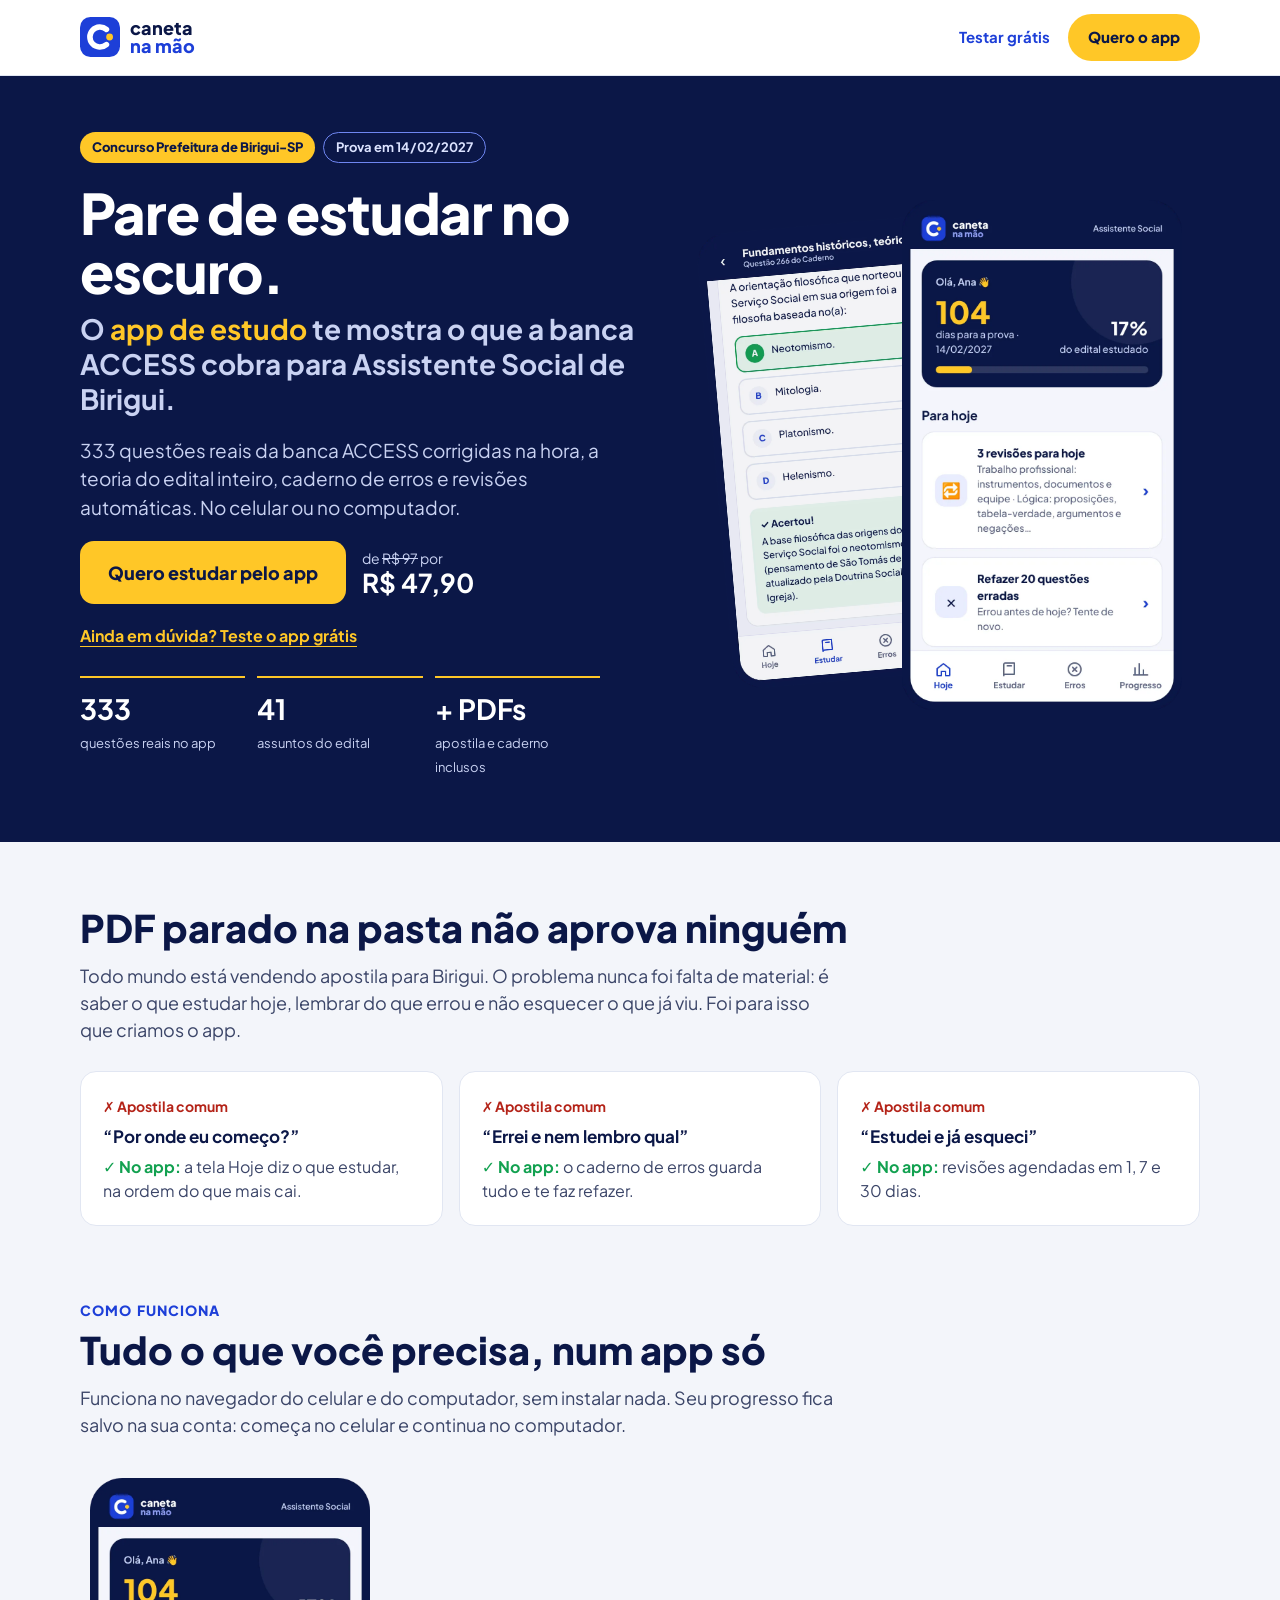
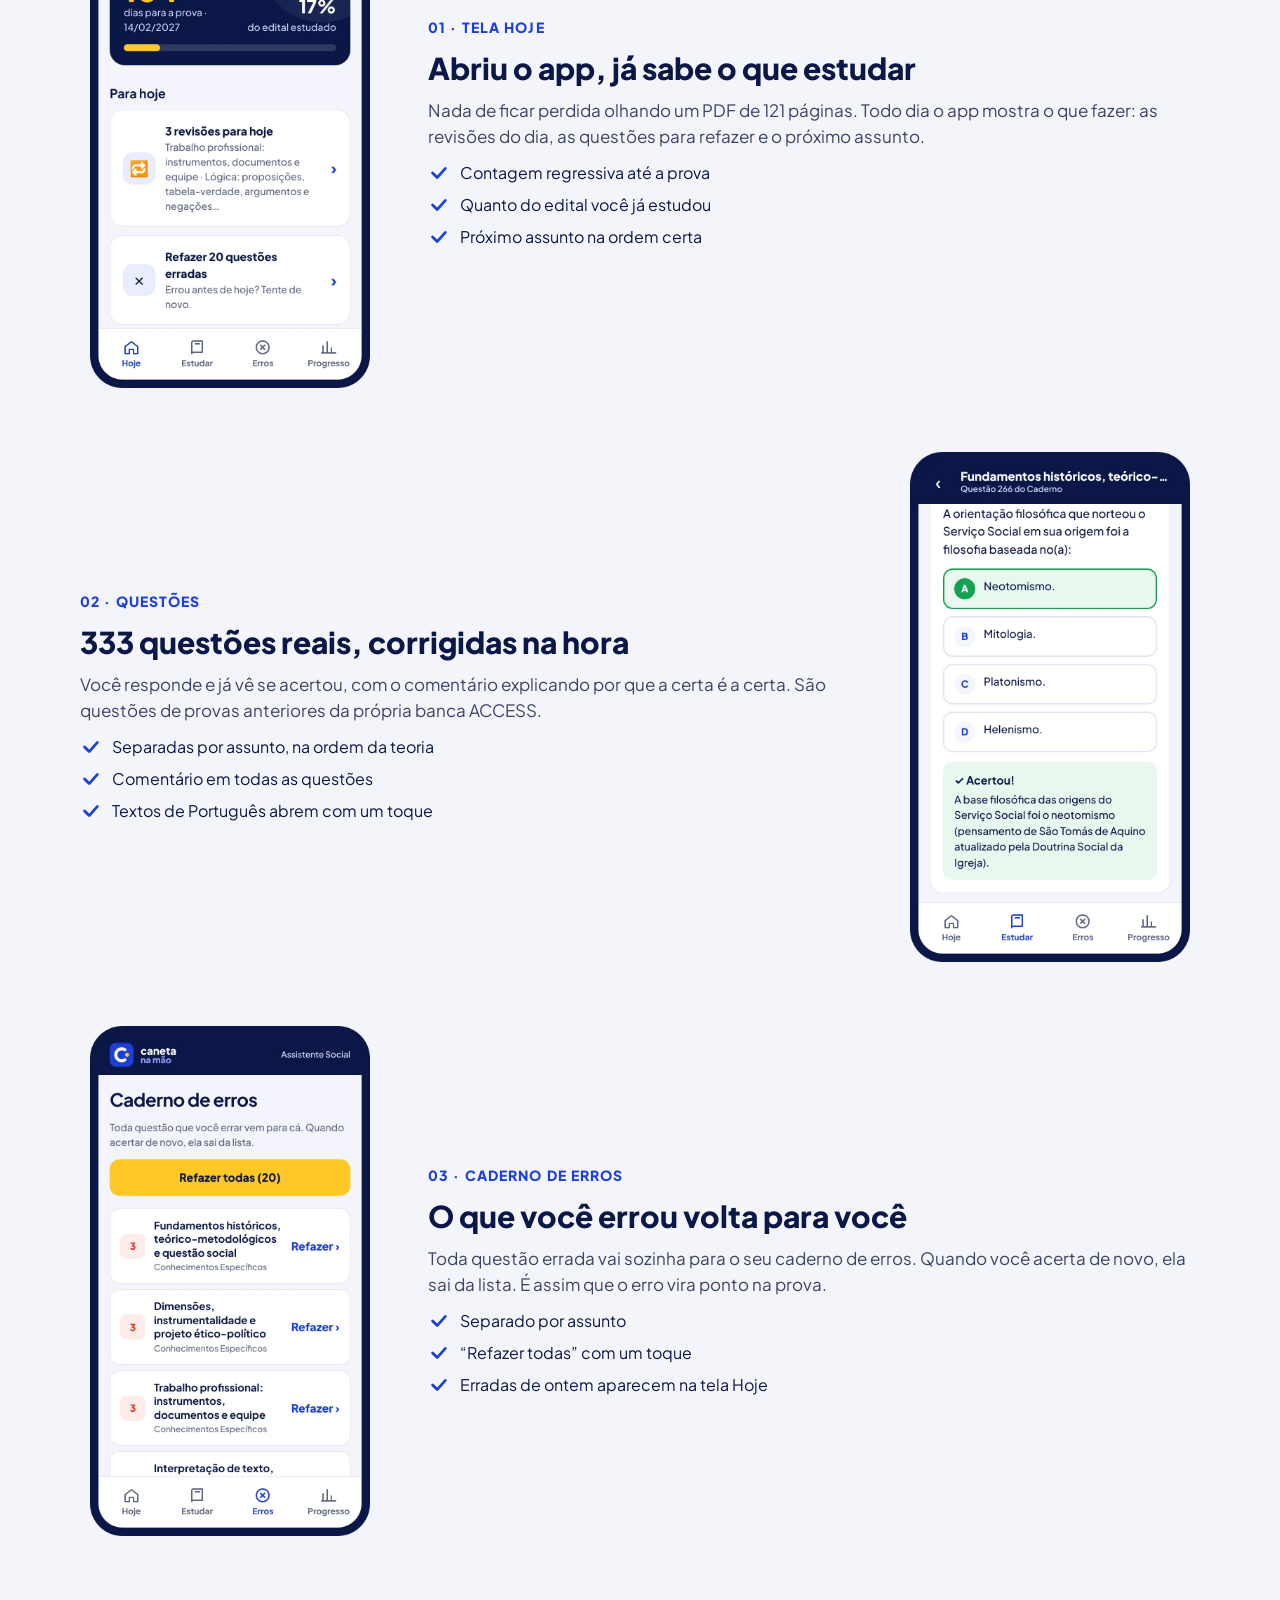
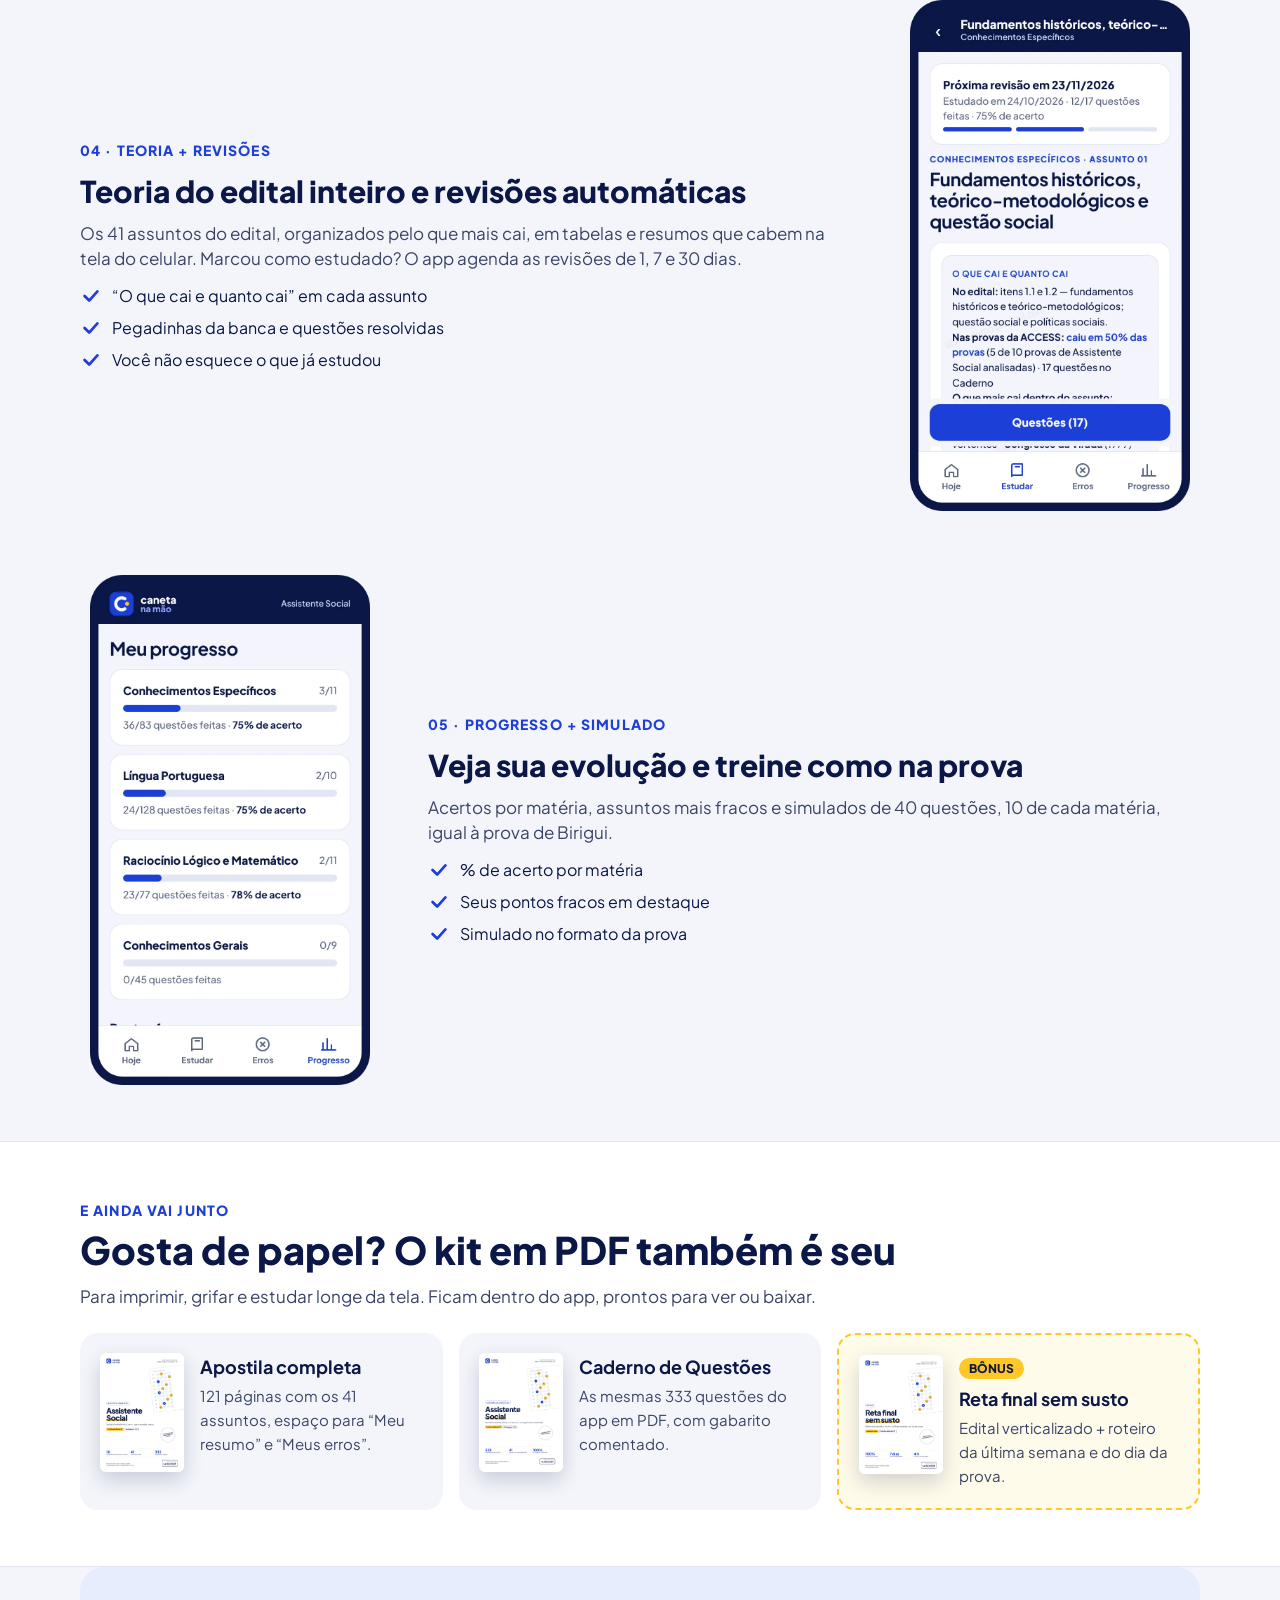
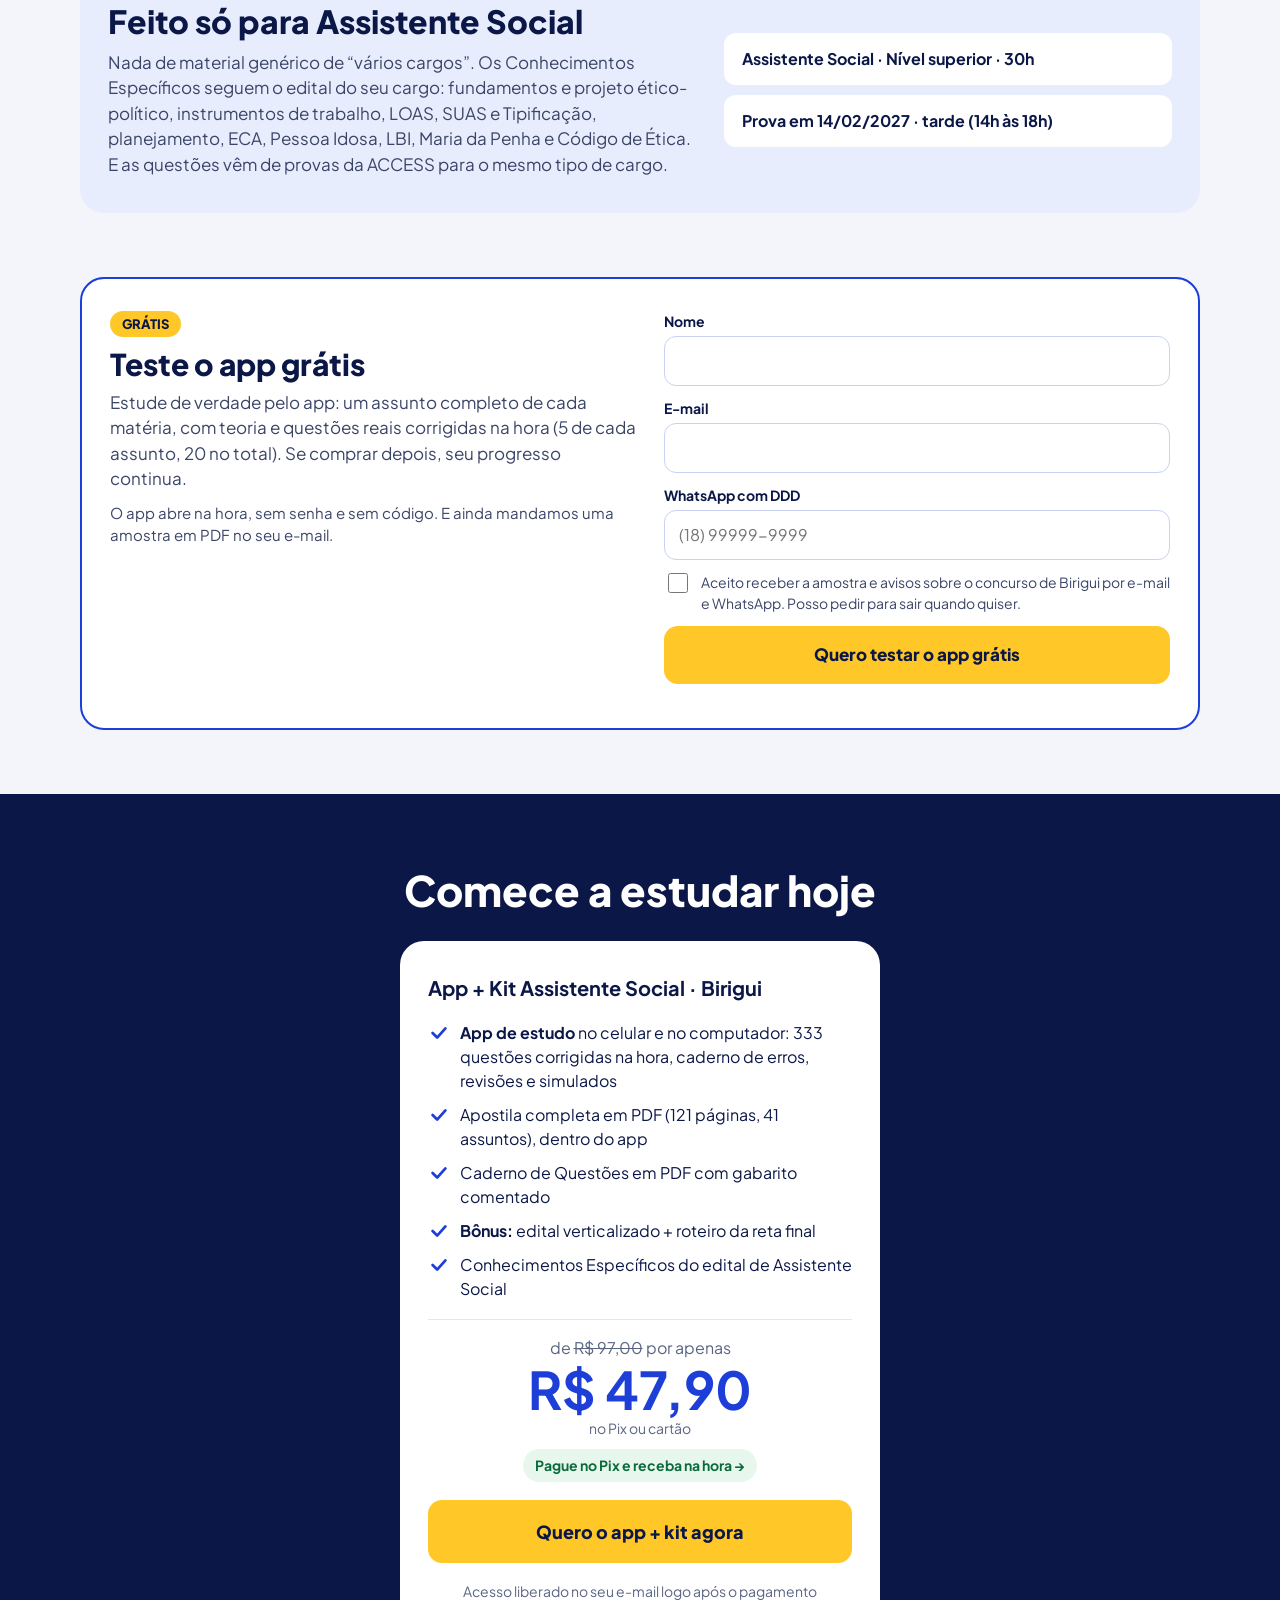
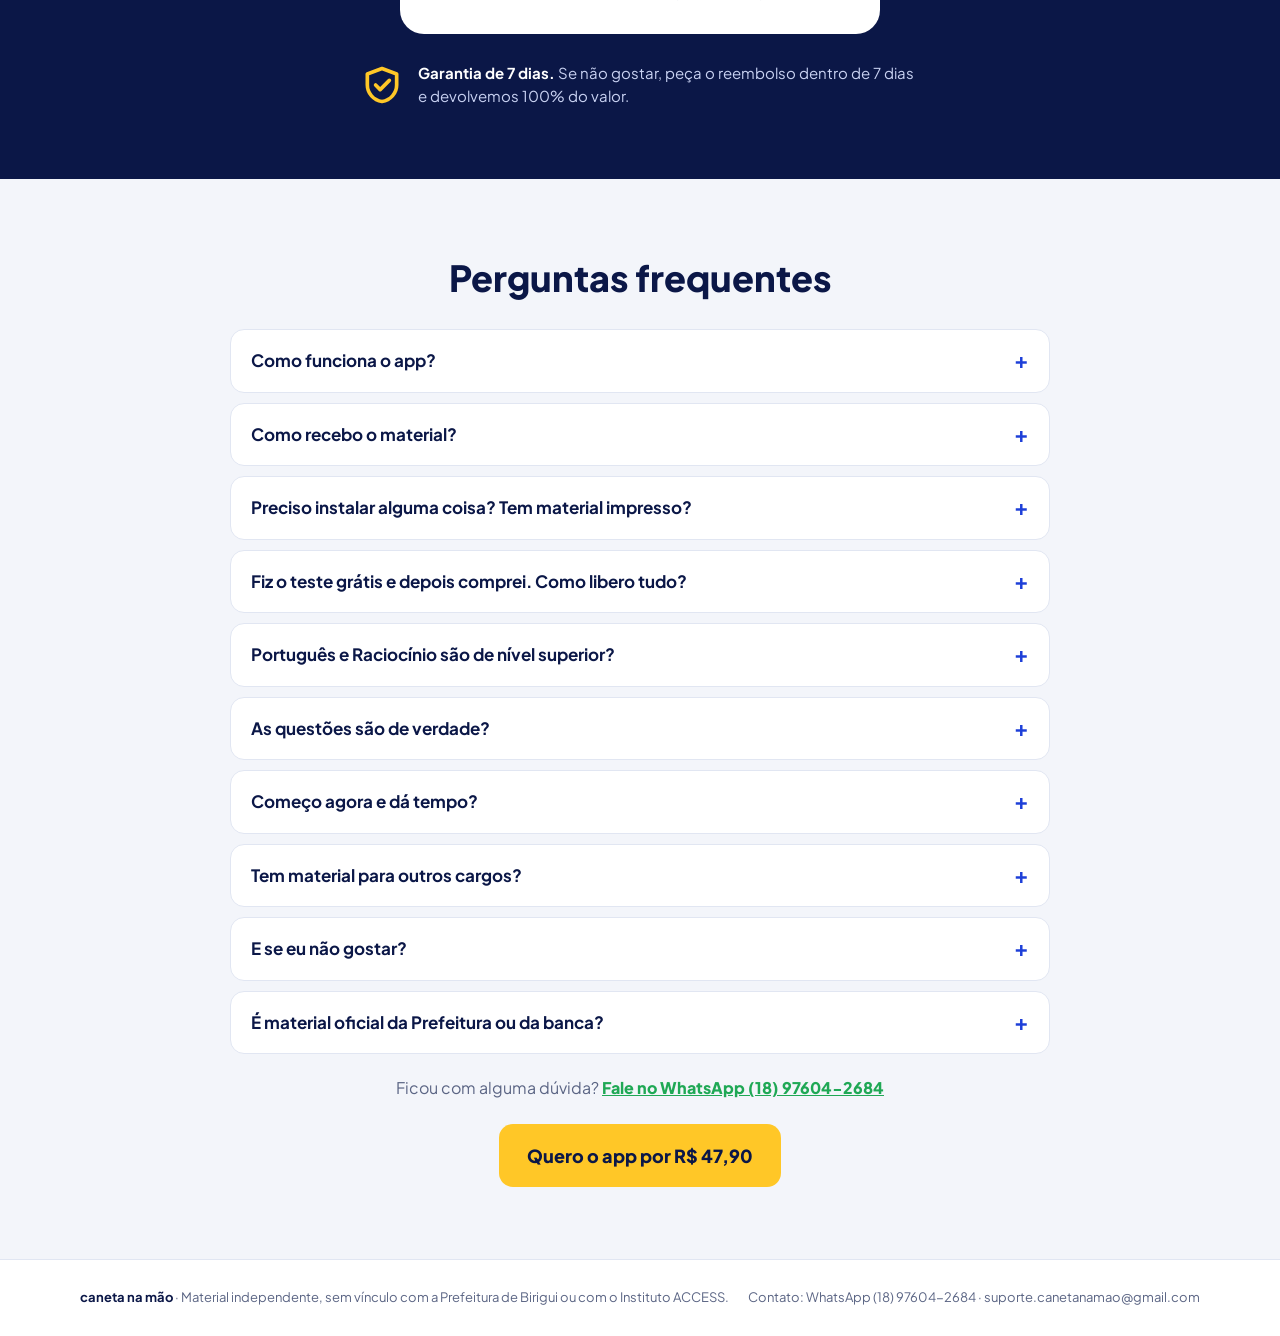
<file: assistente-social/index.html>
<!doctype html>
<html lang="pt-BR">
<head>
<meta charset="utf-8">
<meta name="viewport" content="width=device-width, initial-scale=1">
<title>App de estudo Assistente Social · Concurso Birigui 2027 | Caneta na Mão</title>
<meta name="description" content="Apostila completa + 333 questões reais da banca ACCESS com gabarito comentado para Assistente Social da Prefeitura de Birigui-SP.">
<meta property="og:title" content="App + Kit Assistente Social · Concurso Birigui">
<meta property="og:description" content="Apostila + 333 questões reais da banca ACCESS com gabarito comentado + app de estudo. Teste grátis.">
<meta property="og:type" content="website">
<meta property="og:url" content="https://www.canetanamao.com.br/assistente-social/">
<meta property="og:site_name" content="Caneta na Mão">
<meta property="og:locale" content="pt_BR">
<meta property="og:image" content="https://www.canetanamao.com.br/assistente-social/img/og.jpg">
<meta property="og:image:width" content="1200">
<meta property="og:image:height" content="630">
<meta property="og:image:alt" content="Kit Assistente Social - Concurso Prefeitura de Birigui">
<meta name="twitter:card" content="summary_large_image">
<link rel="icon" href="data:image/svg+xml,%3Csvg xmlns=%22http://www.w3.org/2000/svg%22 viewBox=%220 0 100 100%22%3E%3Crect width=%22100%22 height=%22100%22 rx=%2226%22 fill=%22%231D3FD8%22/%3E%3Cpath d=%22M66 31 A 25 25 0 1 0 66 69%22 fill=%22none%22 stroke=%22white%22 stroke-width=%2214%22 stroke-linecap=%22round%22/%3E%3Ccircle cx=%2274%22 cy=%2250%22 r=%228.5%22 fill=%22%23FFC727%22/%3E%3C/svg%3E">
<link rel="preconnect" href="https://fonts.googleapis.com">
<link rel="preconnect" href="https://fonts.gstatic.com" crossorigin>
<link rel="preload" as="style" href="https://fonts.googleapis.com/css2?family=Plus+Jakarta+Sans:wght@400;500;600;700;800&amp;display=swap" onload="this.onload=null;this.rel='stylesheet'">
<noscript><link rel="stylesheet" href="https://fonts.googleapis.com/css2?family=Plus+Jakarta+Sans:wght@400;500;600;700;800&amp;display=swap"></noscript>
<style>
body{margin:0;background:#F3F5FA}
a{color:#1D3FD8}a:hover{color:#0B1747}
summary{cursor:pointer;list-style:none}
summary::-webkit-details-marker{display:none}
details[open] .plus{transform:rotate(45deg)}
.cta:hover{background:#FFD24D !important}
</style>
<style>html{scroll-behavior:smooth}img{max-width:100%;height:auto}</style>
<!-- Meta Pixel + Microsoft Clarity -->
<script>
!function(f,b,e,v,n,t,s){if(f.fbq)return;n=f.fbq=function(){n.callMethod?n.callMethod.apply(n,arguments):n.queue.push(arguments)};if(!f._fbq)f._fbq=n;n.push=n;n.loaded=!0;n.version='2.0';n.queue=[];t=b.createElement(e);t.async=!0;t.src=v;s=b.getElementsByTagName(e)[0];s.parentNode.insertBefore(t,s)}(window,document,'script','https://connect.facebook.net/en_US/fbevents.js');
fbq('init','1108989760824933');fbq('track','PageView');fbq('track','ViewContent',{content_name:'Assistente Social',content_category:'Kit concurso Birigui',value:47.90,currency:'BRL'});
(function(c,l,a,r,i,t,y){c[a]=c[a]||function(){(c[a].q=c[a].q||[]).push(arguments)};t=l.createElement(r);t.async=1;t.src="https://www.clarity.ms/tag/"+i;y=l.getElementsByTagName(r)[0];y.parentNode.insertBefore(t,y)})(window,document,"clarity","script","z8wncffs0r");
clarity('set','cargo','Assistente Social');
</script>
<noscript><img height="1" width="1" style="display:none" src="https://www.facebook.com/tr?id=1108989760824933&ev=PageView&noscript=1"/></noscript>
</head>
<body>
<div style="font-family: 'Plus Jakarta Sans', system-ui, sans-serif; color: #0B1747; background: #F3F5FA; line-height: 1.5">

<!-- TOPO -->
<div style="background: #FFFFFF; border-bottom: 1px solid #E1E6F2">
<div style="max-width: 1120px; margin: 0 auto; padding: 14px 20px; display: flex; flex-wrap: wrap; gap: 12px; align-items: center; justify-content: space-between">
<div style="display: flex; align-items: center; gap: 10px">
<svg viewBox="0 0 100 100" width="40" height="40" aria-hidden="true"><rect width="100" height="100" rx="26" fill="#1D3FD8"></rect><path d="M66 31 A 25 25 0 1 0 66 69" fill="none" stroke="#fff" stroke-width="14" stroke-linecap="round"></path><circle cx="74" cy="50" r="8.5" fill="#FFC727"></circle></svg>
<div style="display: flex; flex-direction: column; font-weight: 800; font-size: 18px; line-height: 1.02"><span>caneta</span><span style="color: #1D3FD8">na mão</span></div>
</div>
<div style="display: flex; gap: 8px; align-items: center"><a href="#amostra" style="color: #1D3FD8; font-weight: 700; text-decoration: none; padding: 12px 10px; font-size: 15px; min-height: 44px; box-sizing: border-box; display: inline-flex; align-items: center">Testar grátis</a><a href="#oferta" class="cta" style="background: #FFC727; color: #0B1747; font-weight: 800; text-decoration: none; padding: 12px 20px; border-radius: 999px; font-size: 15px; min-height: 44px; box-sizing: border-box; display: inline-flex; align-items: center">Quero o app</a></div>
</div>
</div>

<!-- HERO -->
<div style="background: #0B1747; color: #FFFFFF; overflow: hidden">
<div style="max-width: 1120px; margin: 0 auto; padding: 56px 20px 64px; display: flex; flex-wrap: wrap; gap: 40px; align-items: center">
<div style="flex: 1 1 440px; min-width: 0; display: flex; flex-direction: column; gap: 20px">
<div style="display: flex; flex-wrap: wrap; gap: 8px">
<span style="background: #FFC727; color: #0B1747; font-weight: 800; font-size: 13px; padding: 6px 12px; border-radius: 999px">Concurso Prefeitura de Birigui-SP</span>
<span style="border: 1.5px solid #6F86F0; color: #DCE3FF; font-weight: 700; font-size: 13px; padding: 5px 12px; border-radius: 999px">Prova em 14/02/2027</span>
</div>
<h1 style="margin: 0; font-size: clamp(34px, 5vw, 56px); line-height: 1.05; font-weight: 800; letter-spacing: -0.02em">Pare de estudar no escuro.<span style="display: block; margin-top: 10px; font-size: .5em; line-height: 1.25; font-weight: 700; letter-spacing: 0; color: #C9D2F2">O <span style="color: #FFC727">app de estudo</span> te mostra o que a banca ACCESS cobra para Assistente Social de Birigui.</span></h1>
<p style="margin: 0; font-size: 19px; color: #C9D2F2; max-width: 560px">333 questões reais da banca ACCESS corrigidas na hora, a teoria do edital inteiro, caderno de erros e revisões automáticas. No celular ou no computador.</p>
<div style="display: flex; flex-wrap: wrap; gap: 16px; align-items: center">
<a href="#oferta" class="cta" style="background: #FFC727; color: #0B1747; font-weight: 800; text-decoration: none; padding: 18px 28px; border-radius: 14px; font-size: 18px; min-height: 44px; box-sizing: border-box; display: inline-flex; align-items: center">Quero estudar pelo app</a>
<div style="display: flex; flex-direction: column; font-size: 14px; color: #C9D2F2"><span>de <s>R$ 97</s> por</span><b style="font-size: 26px; color: #FFFFFF; line-height: 1.1">R$ 47,90</b></div>
</div>
<a href="#amostra" style="color: #FFC727; font-weight: 700; font-size: 16px; text-decoration: underline; text-underline-offset: 4px; align-self: flex-start">Ainda em dúvida? Teste o app grátis</a>
<div style="display: grid; grid-template-columns: repeat(3, minmax(0, 1fr)); gap: 12px; margin-top: 8px; max-width: 520px">
<div style="border-top: 2px solid #FFC727; padding-top: 10px"><b style="font-size: 28px; display: block">333</b><span style="font-size: 13px; color: #C9D2F2">questões reais no app</span></div>
<div style="border-top: 2px solid #FFC727; padding-top: 10px"><b style="font-size: 28px; display: block">41</b><span style="font-size: 13px; color: #C9D2F2">assuntos do edital</span></div>
<div style="border-top: 2px solid #FFC727; padding-top: 10px"><b style="font-size: 28px; display: block">+ PDFs</b><span style="font-size: 13px; color: #C9D2F2">apostila e caderno inclusos</span></div>
</div>
</div>
<div style="flex: 1 1 380px; min-width: 0; display: flex; justify-content: center; align-items: center; position: relative; min-height: 420px">
<img width="798" height="1454" src="img/app-questao.webp" alt="Questão corrigida no app" style="width: 50%; max-width: 250px; transform: rotate(-5deg) translateX(14%); position: relative; z-index: 1; opacity: .95">
<img width="798" height="1454" src="img/app-hoje.webp" alt="Tela inicial do app Caneta na Mão" style="width: 56%; max-width: 280px; position: relative; z-index: 2; transform: translateX(-10%)">
</div>
</div>
</div>

<!-- DOR -->
<div style="max-width: 1120px; margin: 0 auto; padding: 64px 20px 16px">
<h2 style="margin: 0 0 12px; font-size: clamp(26px, 3.4vw, 38px); line-height: 1.15; font-weight: 800; max-width: 780px">PDF parado na pasta não aprova ninguém</h2>
<p style="margin: 0 0 28px; font-size: 18px; color: #3B4568; max-width: 760px">Todo mundo está vendendo apostila para Birigui. O problema nunca foi falta de material: é saber o que estudar hoje, lembrar do que errou e não esquecer o que já viu. Foi para isso que criamos o app.</p>
<div style="display: grid; grid-template-columns: repeat(auto-fit, minmax(240px, 1fr)); gap: 16px">
<div style="background: #FFFFFF; border: 1px solid #E1E6F2; border-radius: 16px; padding: 22px"><span style="font-size: 14px; color: #B42318; font-weight: 700">✗ Apostila comum</span><b style="display: block; font-size: 17px; margin: 6px 0">“Por onde eu começo?”</b><span style="color: #3B4568"><b style="color: #12A150">✓ No app:</b> a tela Hoje diz o que estudar, na ordem do que mais cai.</span></div>
<div style="background: #FFFFFF; border: 1px solid #E1E6F2; border-radius: 16px; padding: 22px"><span style="font-size: 14px; color: #B42318; font-weight: 700">✗ Apostila comum</span><b style="display: block; font-size: 17px; margin: 6px 0">“Errei e nem lembro qual”</b><span style="color: #3B4568"><b style="color: #12A150">✓ No app:</b> o caderno de erros guarda tudo e te faz refazer.</span></div>
<div style="background: #FFFFFF; border: 1px solid #E1E6F2; border-radius: 16px; padding: 22px"><span style="font-size: 14px; color: #B42318; font-weight: 700">✗ Apostila comum</span><b style="display: block; font-size: 17px; margin: 6px 0">“Estudei e já esqueci”</b><span style="color: #3B4568"><b style="color: #12A150">✓ No app:</b> revisões agendadas em 1, 7 e 30 dias.</span></div>
</div>
</div>

<!-- COMO FUNCIONA O APP -->
<div style="max-width: 1120px; margin: 0 auto; padding: 56px 20px">
<span style="font-weight: 800; color: #1D3FD8; font-size: 14px; letter-spacing: .08em">COMO FUNCIONA</span>
<h2 style="margin: 6px 0 12px; font-size: clamp(26px, 3.4vw, 38px); line-height: 1.15; font-weight: 800">Tudo o que você precisa, num app só</h2>
<p style="margin: 0 0 40px; font-size: 18px; color: #3B4568; max-width: 760px">Funciona no navegador do celular e do computador, sem instalar nada. Seu progresso fica salvo na sua conta: começa no celular e continua no computador.</p>
<div style="display: flex; flex-direction: column; gap: 64px"><div style="display: flex; flex-wrap: wrap;  gap: 32px 48px; align-items: center; justify-content: center">
<div style="flex: 0 1 300px; display: flex; justify-content: center"><img width="798" height="1454" loading="lazy" src="img/app-hoje.webp" alt="Tela Hoje do app" style="width: 100%; max-width: 280px; display: block"></div>
<div style="flex: 1 1 380px; min-width: 0; display: flex; flex-direction: column; gap: 12px">
<span style="font-weight: 800; color: #1D3FD8; font-size: 14px; letter-spacing: .08em">01 · TELA HOJE</span>
<h3 style="margin: 0; font-size: clamp(22px, 2.8vw, 30px); line-height: 1.2; font-weight: 800">Abriu o app, já sabe o que estudar</h3>
<p style="margin: 0; font-size: 17px; color: #3B4568">Nada de ficar perdida olhando um PDF de 121 páginas. Todo dia o app mostra o que fazer: as revisões do dia, as questões para refazer e o próximo assunto.</p>
<div style="display: flex; flex-direction: column; gap: 8px; font-size: 16px"><div style="display: flex; gap: 10px; align-items: flex-start"><svg width="22" height="22" viewBox="0 0 24 24" fill="none" stroke="#1D3FD8" stroke-width="3" stroke-linecap="round" stroke-linejoin="round" aria-hidden="true" style="flex-shrink: 0; margin-top: 1px"><path d="M5 12l5 5L19 7"></path></svg><span>Contagem regressiva até a prova</span></div><div style="display: flex; gap: 10px; align-items: flex-start"><svg width="22" height="22" viewBox="0 0 24 24" fill="none" stroke="#1D3FD8" stroke-width="3" stroke-linecap="round" stroke-linejoin="round" aria-hidden="true" style="flex-shrink: 0; margin-top: 1px"><path d="M5 12l5 5L19 7"></path></svg><span>Quanto do edital você já estudou</span></div><div style="display: flex; gap: 10px; align-items: flex-start"><svg width="22" height="22" viewBox="0 0 24 24" fill="none" stroke="#1D3FD8" stroke-width="3" stroke-linecap="round" stroke-linejoin="round" aria-hidden="true" style="flex-shrink: 0; margin-top: 1px"><path d="M5 12l5 5L19 7"></path></svg><span>Próximo assunto na ordem certa</span></div></div>
</div></div><div style="display: flex; flex-wrap: wrap; flex-direction: row-reverse; gap: 32px 48px; align-items: center; justify-content: center">
<div style="flex: 0 1 300px; display: flex; justify-content: center"><img width="798" height="1454" loading="lazy" src="img/app-questao.webp" alt="Questão corrigida no app" style="width: 100%; max-width: 280px; display: block"></div>
<div style="flex: 1 1 380px; min-width: 0; display: flex; flex-direction: column; gap: 12px">
<span style="font-weight: 800; color: #1D3FD8; font-size: 14px; letter-spacing: .08em">02 · QUESTÕES</span>
<h3 style="margin: 0; font-size: clamp(22px, 2.8vw, 30px); line-height: 1.2; font-weight: 800">333 questões reais, corrigidas na hora</h3>
<p style="margin: 0; font-size: 17px; color: #3B4568">Você responde e já vê se acertou, com o comentário explicando por que a certa é a certa. São questões de provas anteriores da própria banca ACCESS.</p>
<div style="display: flex; flex-direction: column; gap: 8px; font-size: 16px"><div style="display: flex; gap: 10px; align-items: flex-start"><svg width="22" height="22" viewBox="0 0 24 24" fill="none" stroke="#1D3FD8" stroke-width="3" stroke-linecap="round" stroke-linejoin="round" aria-hidden="true" style="flex-shrink: 0; margin-top: 1px"><path d="M5 12l5 5L19 7"></path></svg><span>Separadas por assunto, na ordem da teoria</span></div><div style="display: flex; gap: 10px; align-items: flex-start"><svg width="22" height="22" viewBox="0 0 24 24" fill="none" stroke="#1D3FD8" stroke-width="3" stroke-linecap="round" stroke-linejoin="round" aria-hidden="true" style="flex-shrink: 0; margin-top: 1px"><path d="M5 12l5 5L19 7"></path></svg><span>Comentário em todas as questões</span></div><div style="display: flex; gap: 10px; align-items: flex-start"><svg width="22" height="22" viewBox="0 0 24 24" fill="none" stroke="#1D3FD8" stroke-width="3" stroke-linecap="round" stroke-linejoin="round" aria-hidden="true" style="flex-shrink: 0; margin-top: 1px"><path d="M5 12l5 5L19 7"></path></svg><span>Textos de Português abrem com um toque</span></div></div>
</div></div><div style="display: flex; flex-wrap: wrap;  gap: 32px 48px; align-items: center; justify-content: center">
<div style="flex: 0 1 300px; display: flex; justify-content: center"><img width="798" height="1454" loading="lazy" src="img/app-erros.webp" alt="Caderno de erros no app" style="width: 100%; max-width: 280px; display: block"></div>
<div style="flex: 1 1 380px; min-width: 0; display: flex; flex-direction: column; gap: 12px">
<span style="font-weight: 800; color: #1D3FD8; font-size: 14px; letter-spacing: .08em">03 · CADERNO DE ERROS</span>
<h3 style="margin: 0; font-size: clamp(22px, 2.8vw, 30px); line-height: 1.2; font-weight: 800">O que você errou volta para você</h3>
<p style="margin: 0; font-size: 17px; color: #3B4568">Toda questão errada vai sozinha para o seu caderno de erros. Quando você acerta de novo, ela sai da lista. É assim que o erro vira ponto na prova.</p>
<div style="display: flex; flex-direction: column; gap: 8px; font-size: 16px"><div style="display: flex; gap: 10px; align-items: flex-start"><svg width="22" height="22" viewBox="0 0 24 24" fill="none" stroke="#1D3FD8" stroke-width="3" stroke-linecap="round" stroke-linejoin="round" aria-hidden="true" style="flex-shrink: 0; margin-top: 1px"><path d="M5 12l5 5L19 7"></path></svg><span>Separado por assunto</span></div><div style="display: flex; gap: 10px; align-items: flex-start"><svg width="22" height="22" viewBox="0 0 24 24" fill="none" stroke="#1D3FD8" stroke-width="3" stroke-linecap="round" stroke-linejoin="round" aria-hidden="true" style="flex-shrink: 0; margin-top: 1px"><path d="M5 12l5 5L19 7"></path></svg><span>“Refazer todas” com um toque</span></div><div style="display: flex; gap: 10px; align-items: flex-start"><svg width="22" height="22" viewBox="0 0 24 24" fill="none" stroke="#1D3FD8" stroke-width="3" stroke-linecap="round" stroke-linejoin="round" aria-hidden="true" style="flex-shrink: 0; margin-top: 1px"><path d="M5 12l5 5L19 7"></path></svg><span>Erradas de ontem aparecem na tela Hoje</span></div></div>
</div></div><div style="display: flex; flex-wrap: wrap; flex-direction: row-reverse; gap: 32px 48px; align-items: center; justify-content: center">
<div style="flex: 0 1 300px; display: flex; justify-content: center"><img width="798" height="1454" loading="lazy" src="img/app-teoria.webp" alt="Teoria no app" style="width: 100%; max-width: 280px; display: block"></div>
<div style="flex: 1 1 380px; min-width: 0; display: flex; flex-direction: column; gap: 12px">
<span style="font-weight: 800; color: #1D3FD8; font-size: 14px; letter-spacing: .08em">04 · TEORIA + REVISÕES</span>
<h3 style="margin: 0; font-size: clamp(22px, 2.8vw, 30px); line-height: 1.2; font-weight: 800">Teoria do edital inteiro e revisões automáticas</h3>
<p style="margin: 0; font-size: 17px; color: #3B4568">Os 41 assuntos do edital, organizados pelo que mais cai, em tabelas e resumos que cabem na tela do celular. Marcou como estudado? O app agenda as revisões de 1, 7 e 30 dias.</p>
<div style="display: flex; flex-direction: column; gap: 8px; font-size: 16px"><div style="display: flex; gap: 10px; align-items: flex-start"><svg width="22" height="22" viewBox="0 0 24 24" fill="none" stroke="#1D3FD8" stroke-width="3" stroke-linecap="round" stroke-linejoin="round" aria-hidden="true" style="flex-shrink: 0; margin-top: 1px"><path d="M5 12l5 5L19 7"></path></svg><span>“O que cai e quanto cai” em cada assunto</span></div><div style="display: flex; gap: 10px; align-items: flex-start"><svg width="22" height="22" viewBox="0 0 24 24" fill="none" stroke="#1D3FD8" stroke-width="3" stroke-linecap="round" stroke-linejoin="round" aria-hidden="true" style="flex-shrink: 0; margin-top: 1px"><path d="M5 12l5 5L19 7"></path></svg><span>Pegadinhas da banca e questões resolvidas</span></div><div style="display: flex; gap: 10px; align-items: flex-start"><svg width="22" height="22" viewBox="0 0 24 24" fill="none" stroke="#1D3FD8" stroke-width="3" stroke-linecap="round" stroke-linejoin="round" aria-hidden="true" style="flex-shrink: 0; margin-top: 1px"><path d="M5 12l5 5L19 7"></path></svg><span>Você não esquece o que já estudou</span></div></div>
</div></div><div style="display: flex; flex-wrap: wrap;  gap: 32px 48px; align-items: center; justify-content: center">
<div style="flex: 0 1 300px; display: flex; justify-content: center"><img width="798" height="1454" loading="lazy" src="img/app-progresso.webp" alt="Progresso no app" style="width: 100%; max-width: 280px; display: block"></div>
<div style="flex: 1 1 380px; min-width: 0; display: flex; flex-direction: column; gap: 12px">
<span style="font-weight: 800; color: #1D3FD8; font-size: 14px; letter-spacing: .08em">05 · PROGRESSO + SIMULADO</span>
<h3 style="margin: 0; font-size: clamp(22px, 2.8vw, 30px); line-height: 1.2; font-weight: 800">Veja sua evolução e treine como na prova</h3>
<p style="margin: 0; font-size: 17px; color: #3B4568">Acertos por matéria, assuntos mais fracos e simulados de 40 questões, 10 de cada matéria, igual à prova de Birigui.</p>
<div style="display: flex; flex-direction: column; gap: 8px; font-size: 16px"><div style="display: flex; gap: 10px; align-items: flex-start"><svg width="22" height="22" viewBox="0 0 24 24" fill="none" stroke="#1D3FD8" stroke-width="3" stroke-linecap="round" stroke-linejoin="round" aria-hidden="true" style="flex-shrink: 0; margin-top: 1px"><path d="M5 12l5 5L19 7"></path></svg><span>% de acerto por matéria</span></div><div style="display: flex; gap: 10px; align-items: flex-start"><svg width="22" height="22" viewBox="0 0 24 24" fill="none" stroke="#1D3FD8" stroke-width="3" stroke-linecap="round" stroke-linejoin="round" aria-hidden="true" style="flex-shrink: 0; margin-top: 1px"><path d="M5 12l5 5L19 7"></path></svg><span>Seus pontos fracos em destaque</span></div><div style="display: flex; gap: 10px; align-items: flex-start"><svg width="22" height="22" viewBox="0 0 24 24" fill="none" stroke="#1D3FD8" stroke-width="3" stroke-linecap="round" stroke-linejoin="round" aria-hidden="true" style="flex-shrink: 0; margin-top: 1px"><path d="M5 12l5 5L19 7"></path></svg><span>Simulado no formato da prova</span></div></div>
</div></div></div>
</div>

<!-- KIT PDF -->
<div style="background: #FFFFFF; border-top: 1px solid #E1E6F2; border-bottom: 1px solid #E1E6F2">
<div style="max-width: 1120px; margin: 0 auto; padding: 56px 20px">
<span style="font-weight: 800; color: #1D3FD8; font-size: 14px; letter-spacing: .08em">E AINDA VAI JUNTO</span>
<h2 style="margin: 6px 0 12px; font-size: clamp(26px, 3.4vw, 38px); line-height: 1.15; font-weight: 800">Gosta de papel? O kit em PDF também é seu</h2>
<p style="margin: 0 0 24px; font-size: 17px; color: #3B4568; max-width: 760px">Para imprimir, grifar e estudar longe da tela. Ficam dentro do app, prontos para ver ou baixar.</p>
<div style="display: grid; grid-template-columns: repeat(auto-fit, minmax(260px, 1fr)); gap: 16px">
<div style="background: #F3F5FA; border-radius: 18px; padding: 20px; display: flex; gap: 16px; align-items: flex-start"><img width="909" height="1287" loading="lazy" src="img/capa-apostila.jpg" alt="Capa da apostila" style="width: 84px; border-radius: 6px; box-shadow: 0 8px 20px rgba(11,23,71,.18); flex-shrink: 0"><div><b style="display: block; font-size: 18px; margin-bottom: 4px">Apostila completa</b><span style="color: #3B4568; font-size: 15px">121 páginas com os 41 assuntos, espaço para “Meu resumo” e “Meus erros”.</span></div></div>
<div style="background: #F3F5FA; border-radius: 18px; padding: 20px; display: flex; gap: 16px; align-items: flex-start"><img width="909" height="1287" loading="lazy" src="img/capa-caderno.jpg" alt="Capa do caderno de questões" style="width: 84px; border-radius: 6px; box-shadow: 0 8px 20px rgba(11,23,71,.18); flex-shrink: 0"><div><b style="display: block; font-size: 18px; margin-bottom: 4px">Caderno de Questões</b><span style="color: #3B4568; font-size: 15px">As mesmas 333 questões do app em PDF, com gabarito comentado.</span></div></div>
<div style="background: #FFFBEA; border: 2px dashed #FFC727; border-radius: 18px; padding: 20px; display: flex; gap: 16px; align-items: flex-start"><img width="909" height="1287" loading="lazy" src="img/capa-bonus.jpg" alt="Capa do bônus" style="width: 84px; border-radius: 6px; box-shadow: 0 8px 20px rgba(11,23,71,.18); flex-shrink: 0"><div><span style="background: #FFC727; font-weight: 800; font-size: 12px; padding: 3px 10px; border-radius: 999px">BÔNUS</span><b style="display: block; font-size: 18px; margin: 6px 0 4px">Reta final sem susto</b><span style="color: #3B4568; font-size: 15px">Edital verticalizado + roteiro da última semana e do dia da prova.</span></div></div>
</div>
</div>
</div>

<!-- PRA QUEM -->
<div style="max-width: 1120px; margin: 0 auto; padding: 0 20px 64px">
<div style="background: #E8EDFD; border-radius: 24px; padding: 36px 28px; display: flex; flex-wrap: wrap; gap: 28px; align-items: center">
<div style="flex: 1 1 420px; min-width: 0">
<h2 style="margin: 0 0 10px; font-size: clamp(24px, 3vw, 32px); line-height: 1.15; font-weight: 800">Feito só para Assistente Social</h2>
<p style="margin: 0; font-size: 17px; color: #3B4568">Nada de material genérico de “vários cargos”. Os Conhecimentos Específicos seguem o edital do seu cargo: fundamentos e projeto ético-político, instrumentos de trabalho, LOAS, SUAS e Tipificação, planejamento, ECA, Pessoa Idosa, LBI, Maria da Penha e Código de Ética. E as questões vêm de provas da ACCESS para o mesmo tipo de cargo.</p>
</div>
<div style="flex: 1 1 280px; display: flex; flex-direction: column; gap: 10px">
<div style="background: #FFFFFF; border-radius: 12px; padding: 14px 18px; font-weight: 700">Assistente Social · Nível superior · 30h</div>
<div style="background: #FFFFFF; border-radius: 12px; padding: 14px 18px; font-weight: 700">Prova em 14/02/2027 · tarde (14h às 18h)</div>
</div>
</div>
</div>

<!-- AMOSTRA -->
<div id="amostra" style="max-width: 1120px; margin: 0 auto; padding: 0 20px 64px">
<div style="background: #FFFFFF; border: 2px solid #1D3FD8; border-radius: 24px; padding: 32px 28px; display: flex; flex-wrap: wrap; gap: 28px; align-items: flex-start">
<div style="flex: 1 1 360px; min-width: 0">
<span style="background: #FFC727; font-weight: 800; font-size: 13px; padding: 5px 12px; border-radius: 999px">GRÁTIS</span>
<h2 style="margin: 12px 0 8px; font-size: clamp(22px, 2.8vw, 30px); font-weight: 800; line-height: 1.15">Teste o app grátis</h2>
<p style="margin: 0 0 10px; color: #3B4568; font-size: 17px">Estude de verdade pelo app: um assunto completo de cada matéria, com teoria e questões reais corrigidas na hora (5 de cada assunto, 20 no total). Se comprar depois, seu progresso continua.</p>
<p style="margin: 0; color: #3B4568; font-size: 15px">O app abre na hora, sem senha e sem código. E ainda mandamos uma amostra em PDF no seu e-mail.</p>
</div>
<form class="form-amostra" style="flex: 1 1 340px; min-width: 0; display: flex; flex-direction: column; gap: 12px" novalidate>
<label style="display: flex; flex-direction: column; gap: 4px; font-weight: 700; font-size: 14px">Nome<input name="nome" required autocomplete="name" style="font: inherit; font-weight: 400; font-size: 16px; padding: 12px 14px; border: 1.5px solid #C9D2F2; border-radius: 12px"></label>
<label style="display: flex; flex-direction: column; gap: 4px; font-weight: 700; font-size: 14px">E-mail<input name="email" type="email" required autocomplete="email" style="font: inherit; font-weight: 400; font-size: 16px; padding: 12px 14px; border: 1.5px solid #C9D2F2; border-radius: 12px"></label>
<label style="display: flex; flex-direction: column; gap: 4px; font-weight: 700; font-size: 14px">WhatsApp com DDD<input name="whatsapp" type="tel" required inputmode="tel" autocomplete="tel" placeholder="(18) 99999-9999" style="font: inherit; font-weight: 400; font-size: 16px; padding: 12px 14px; border: 1.5px solid #C9D2F2; border-radius: 12px"></label>
<input name="site" tabindex="-1" autocomplete="off" aria-hidden="true" style="position: absolute; left: -9999px; width: 1px; height: 1px">
<label style="display: flex; gap: 10px; align-items: flex-start; font-size: 14px; color: #3B4568"><input name="aceite" type="checkbox" required style="width: 20px; height: 20px; margin-top: 1px; flex-shrink: 0">Aceito receber a amostra e avisos sobre o concurso de Birigui por e-mail e WhatsApp. Posso pedir para sair quando quiser.</label>
<button type="submit" class="cta" style="background: #FFC727; color: #0B1747; font: inherit; font-weight: 800; font-size: 17px; border: 0; padding: 16px 22px; border-radius: 14px; min-height: 48px; cursor: pointer">Quero testar o app grátis</button>
<p class="amostra-msg" role="status" style="margin: 0; font-size: 15px; color: #B42318"></p>
</form>
<div class="amostra-ok" hidden style="flex: 1 1 340px; min-width: 0; background: #E8EDFD; border-radius: 16px; padding: 24px; flex-direction: column; gap: 12px">
<b style="font-size: 20px">Pronto! Seu teste grátis do app está liberado.</b>
<span style="color: #3B4568">Se o app não abriu sozinho, toque no botão abaixo.</span>
<a href="/app/?teste=as" style="background: #1D3FD8; color: #FFFFFF; font-weight: 800; text-decoration: none; padding: 14px 22px; border-radius: 14px; text-align: center">Abrir o app agora</a>
<a href="amostra-gratis-assistente-social.pdf" target="_blank" rel="noopener" style="color: #1D3FD8; font-weight: 700; text-align: center; font-size: 15px">ou baixar a amostra em PDF</a>
</div>
</div>
</div>
<div id="pop" hidden role="dialog" aria-modal="true" aria-labelledby="pop-t" style="position: fixed; inset: 0; background: rgba(11,23,71,.6); z-index: 50; align-items: center; justify-content: center; padding: 16px">
<div style="background: #FFFFFF; border-radius: 20px; width: 100%; max-width: 440px; max-height: calc(100vh - 32px); overflow-y: auto; padding: 24px; box-sizing: border-box; position: relative">
<button type="button" id="pop-x" aria-label="Fechar" style="position: absolute; top: 8px; right: 8px; width: 44px; height: 44px; border: 0; background: transparent; font-size: 28px; line-height: 1; color: #5B6584; cursor: pointer">&times;</button>
<span style="background: #FFC727; font-weight: 800; font-size: 13px; padding: 5px 12px; border-radius: 999px">GRÁTIS</span>
<h2 id="pop-t" style="margin: 12px 0 6px; font-size: 24px; font-weight: 800; line-height: 1.15">Antes de ir: quer testar o app grátis?</h2>
<p style="margin: 0 0 16px; color: #3B4568">Um assunto completo de cada matéria + 20 questões reais da banca ACCESS corrigidas na hora.</p>
<form class="form-amostra" style="display: flex; flex-direction: column; gap: 12px" novalidate>
<label style="display: flex; flex-direction: column; gap: 4px; font-weight: 700; font-size: 14px">Nome<input name="nome" required autocomplete="name" style="font: inherit; font-weight: 400; font-size: 16px; padding: 12px 14px; border: 1.5px solid #C9D2F2; border-radius: 12px"></label>
<label style="display: flex; flex-direction: column; gap: 4px; font-weight: 700; font-size: 14px">E-mail<input name="email" type="email" required autocomplete="email" style="font: inherit; font-weight: 400; font-size: 16px; padding: 12px 14px; border: 1.5px solid #C9D2F2; border-radius: 12px"></label>
<label style="display: flex; flex-direction: column; gap: 4px; font-weight: 700; font-size: 14px">WhatsApp com DDD<input name="whatsapp" type="tel" required inputmode="tel" autocomplete="tel" placeholder="(18) 99999-9999" style="font: inherit; font-weight: 400; font-size: 16px; padding: 12px 14px; border: 1.5px solid #C9D2F2; border-radius: 12px"></label>
<input name="site" tabindex="-1" autocomplete="off" aria-hidden="true" style="position: absolute; left: -9999px; width: 1px; height: 1px">
<label style="display: flex; gap: 10px; align-items: flex-start; font-size: 14px; color: #3B4568"><input name="aceite" type="checkbox" required style="width: 20px; height: 20px; margin-top: 1px; flex-shrink: 0">Aceito receber a amostra e avisos sobre o concurso de Birigui por e-mail e WhatsApp. Posso pedir para sair quando quiser.</label>
<button type="submit" class="cta" style="background: #FFC727; color: #0B1747; font: inherit; font-weight: 800; font-size: 17px; border: 0; padding: 16px 22px; border-radius: 14px; min-height: 48px; cursor: pointer">Quero testar o app grátis</button>
<p class="amostra-msg" role="status" style="margin: 0; font-size: 15px; color: #B42318"></p>
<button type="button" class="pop-nao" style="background: transparent; border: 0; color: #5B6584; font: inherit; font-size: 14px; text-decoration: underline; cursor: pointer; min-height: 44px">Agora não, quero ver o preço</button>
</form>
<div class="amostra-ok" hidden style="background: #E8EDFD; border-radius: 16px; padding: 20px; flex-direction: column; gap: 12px">
<b style="font-size: 20px">Pronto! Seu teste grátis do app está liberado.</b>
<span style="color: #3B4568">Se o app não abriu sozinho, toque no botão abaixo.</span>
<a href="/app/?teste=as" style="background: #1D3FD8; color: #FFFFFF; font-weight: 800; text-decoration: none; padding: 14px 22px; border-radius: 14px; text-align: center">Abrir o app agora</a>
<a href="amostra-gratis-assistente-social.pdf" target="_blank" rel="noopener" style="color: #1D3FD8; font-weight: 700; text-align: center; font-size: 15px">ou baixar a amostra em PDF</a>
</div>
</div>
</div>
<script>
function sugereEmail(e){  e=(e||"").trim().toLowerCase(); var m=e.match(/^([^@\s]+)@([^@\s]+)$/); if(!m) return "";  var u=m[1], d=m[2];  var OK=["gmail.com","hotmail.com","hotmail.com.br","outlook.com","outlook.com.br","live.com","yahoo.com","yahoo.com.br","icloud.com","bol.com.br","uol.com.br","terra.com.br","msn.com"];  if(OK.indexOf(d)>=0) return "";  var FIX={"gmail.com.br":"gmail.com","gmail.br":"gmail.com","gmail":"gmail.com","hotmail":"hotmail.com","hotmail.br":"hotmail.com","outlook":"outlook.com","yahoo":"yahoo.com.br","icloud":"icloud.com","icloud.com.br":"icloud.com"};  if(FIX[d]) return u+"@"+FIX[d];  function lev(a,b){var p=[],i,j;for(j=0;j<=b.length;j++)p[j]=j;for(i=1;i<=a.length;i++){var q=[i];for(j=1;j<=b.length;j++)q[j]=Math.min(p[j]+1,q[j-1]+1,p[j-1]+(a[i-1]==b[j-1]?0:1));p=q;}return p[b.length];}  var best="",bd=9;  OK.forEach(function(k){var x=lev(d,k);if(x<bd){bd=x;best=k;}});  if(bd>0&&bd<=2) return u+"@"+best;  return "";}
(function(){
  function ls(k,v){try{if(v===undefined)return localStorage.getItem(k);localStorage.setItem(k,v);}catch(e){return null;}}
  function ss(k,v){try{if(v===undefined)return sessionStorage.getItem(k);sessionStorage.setItem(k,v);}catch(e){return null;}}
  var pop=document.getElementById('pop');
  function fecha(){pop.style.display='none';}
  function abre(){ if(ls('cnm_lead')||ss('cnm_pop'))return; ss('cnm_pop','1'); pop.hidden=false; pop.style.display='flex'; }
  document.getElementById('pop-x').onclick=fecha;
  pop.querySelector('.pop-nao').onclick=fecha;
  pop.addEventListener('click',function(e){if(e.target===pop)fecha();});
  document.addEventListener('keydown',function(e){if(e.key==='Escape'&&pop.style.display==='flex')fecha();});
  setTimeout(abre,25000);
  document.addEventListener('mouseout',function(e){ if(!e.relatedTarget&&e.clientY<=0) abre(); });
  document.querySelectorAll('.form-amostra').forEach(function(f){
    var msg=f.querySelector('.amostra-msg'), ok=f.parentNode.querySelector('.amostra-ok'), b=f.querySelector('button[type=submit]');
    f.addEventListener('submit', function(ev){
      ev.preventDefault();
      var d={nome:f.nome.value.trim(), email:f.email.value.trim(), whatsapp:f.whatsapp.value, aceite:f.aceite.checked, site:f.site.value, cargo:'as'};
      if(!d.nome){msg.textContent='Digite seu nome.';return;}
      if(!/^[^@\s]+@[^@\s]+\.[^@\s]+$/.test(d.email)){msg.textContent='Confira seu e-mail.';return;}var sg=sugereEmail(d.email);if(sg&&f.dataset.ok!==d.email){msg.innerHTML='Seu e-mail parece ter um erro. Você quis dizer <b>'+sg+'</b>? <a href="#" class="sg-sim" style="color:#1D3FD8;font-weight:700">Sim, corrigir</a> · <a href="#" class="sg-nao" style="color:#5B6584">Não, está certo</a>';msg.querySelector('.sg-sim').onclick=function(x){x.preventDefault();f.email.value=sg;msg.textContent='';};msg.querySelector('.sg-nao').onclick=function(x){x.preventDefault();f.dataset.ok=d.email;msg.textContent='';};return;}
      if(d.whatsapp.replace(/\D/g,'').length<10){msg.textContent='Confira seu WhatsApp com DDD.';return;}
      if(!d.aceite){msg.textContent='Marque a caixinha de aceite para receber a amostra.';return;}
      msg.textContent=''; b.disabled=true; b.textContent='⏳ Abrindo o app...';
      try{fbq('track','Lead',{content_name:'teste gratis'})}catch(x){} try{clarity('event','teste_gratis')}catch(x){}
      ls('cnm_lead','1'); ls('cnm_guest','as'); ls('cnm_cargo','as'); if(!ls('cnm_nome')) ls('cnm_nome', d.nome);
      try{ fetch('https://entrega-caneta.vercel.app/api/lead',{method:'POST',keepalive:true,headers:{'Content-Type':'application/json'},body:JSON.stringify(d)}).catch(function(){}); }catch(x){}
      var abre=function(){ f.style.display='none'; ok.hidden=false; ok.style.display='flex'; location.href='/app/?teste=as&n='+encodeURIComponent(d.nome.split(' ')[0]); };
      setTimeout(abre, 700);
    });
  });
})();
</script>

<!-- OFERTA -->
<div id="oferta" style="background: #0B1747; color: #FFFFFF">
<div style="max-width: 1120px; margin: 0 auto; padding: 72px 20px; display: flex; flex-direction: column; align-items: center; gap: 28px">
<h2 style="margin: 0; text-align: center; font-size: clamp(28px, 3.6vw, 42px); line-height: 1.12; font-weight: 800">Comece a estudar hoje</h2>
<div style="background: #FFFFFF; color: #0B1747; border-radius: 24px; padding: 32px 28px; width: 100%; max-width: 480px; box-sizing: border-box; display: flex; flex-direction: column; gap: 18px">
<b style="font-size: 20px">App + Kit Assistente Social · Birigui</b>
<div style="display: flex; flex-direction: column; gap: 10px; font-size: 16px">
<div style="display: flex; gap: 10px; align-items: flex-start"><svg width="22" height="22" viewBox="0 0 24 24" fill="none" stroke="#1D3FD8" stroke-width="3" stroke-linecap="round" stroke-linejoin="round" aria-hidden="true" style="flex-shrink: 0; margin-top: 1px"><path d="M5 12l5 5L19 7"></path></svg><span><b>App de estudo</b> no celular e no computador: 333 questões corrigidas na hora, caderno de erros, revisões e simulados</span></div>
<div style="display: flex; gap: 10px; align-items: flex-start"><svg width="22" height="22" viewBox="0 0 24 24" fill="none" stroke="#1D3FD8" stroke-width="3" stroke-linecap="round" stroke-linejoin="round" aria-hidden="true" style="flex-shrink: 0; margin-top: 1px"><path d="M5 12l5 5L19 7"></path></svg><span>Apostila completa em PDF (121 páginas, 41 assuntos), dentro do app</span></div>
<div style="display: flex; gap: 10px; align-items: flex-start"><svg width="22" height="22" viewBox="0 0 24 24" fill="none" stroke="#1D3FD8" stroke-width="3" stroke-linecap="round" stroke-linejoin="round" aria-hidden="true" style="flex-shrink: 0; margin-top: 1px"><path d="M5 12l5 5L19 7"></path></svg><span>Caderno de Questões em PDF com gabarito comentado</span></div>
<div style="display: flex; gap: 10px; align-items: flex-start"><svg width="22" height="22" viewBox="0 0 24 24" fill="none" stroke="#1D3FD8" stroke-width="3" stroke-linecap="round" stroke-linejoin="round" aria-hidden="true" style="flex-shrink: 0; margin-top: 1px"><path d="M5 12l5 5L19 7"></path></svg><span><b>Bônus:</b> edital verticalizado + roteiro da reta final</span></div>
<div style="display: flex; gap: 10px; align-items: flex-start"><svg width="22" height="22" viewBox="0 0 24 24" fill="none" stroke="#1D3FD8" stroke-width="3" stroke-linecap="round" stroke-linejoin="round" aria-hidden="true" style="flex-shrink: 0; margin-top: 1px"><path d="M5 12l5 5L19 7"></path></svg><span>Conhecimentos Específicos do edital de Assistente Social</span></div>
</div>
<div style="border-top: 1px solid #E1E6F2; padding-top: 16px; display: flex; flex-direction: column; align-items: center; gap: 2px">
<span style="color: #5B6584">de <s>R$ 97,00</s> por apenas</span>
<b style="font-size: 52px; line-height: 1.05; color: #1D3FD8">R$ 47,90</b>
<span style="color: #5B6584; font-size: 14px">no Pix ou cartão</span>
<a href="https://lastlink.com/p/CA4D7C7D5/checkout-payment/" style="background: #E8F7EE; color: #0B6B3A; font-weight: 700; font-size: 14px; padding: 6px 12px; border-radius: 999px; margin-top: 8px; text-decoration: none">Pague no Pix e receba na hora →</a>
</div>
<a href="https://lastlink.com/p/CA4D7C7D5/checkout-payment/" class="cta" style="background: #FFC727; color: #0B1747; font-weight: 800; text-decoration: none; padding: 18px 24px; border-radius: 14px; font-size: 18px; text-align: center; min-height: 44px; box-sizing: border-box">Quero o app + kit agora</a>
<span style="text-align: center; font-size: 14px; color: #5B6584">Acesso liberado no seu e-mail logo após o pagamento</span>
</div>
<div style="display: flex; gap: 14px; align-items: center; max-width: 560px">
<svg width="44" height="44" viewBox="0 0 24 24" fill="none" stroke="#FFC727" stroke-width="2" stroke-linecap="round" stroke-linejoin="round" aria-hidden="true" style="flex-shrink: 0"><path d="M12 3l8 3v6c0 4.5-3.4 8.3-8 9-4.6-.7-8-4.5-8-9V6l8-3z"></path><path d="M8.5 12l2.5 2.5L16 9.5"></path></svg>
<span style="color: #C9D2F2; font-size: 15px"><b style="color: #FFFFFF">Garantia de 7 dias.</b> Se não gostar, peça o reembolso dentro de 7 dias e devolvemos 100% do valor.</span>
</div>
</div>
</div>

<!-- FAQ -->
<div style="max-width: 820px; margin: 0 auto; padding: 72px 20px">
<h2 style="margin: 0 0 24px; font-size: clamp(26px, 3.4vw, 36px); font-weight: 800; text-align: center">Perguntas frequentes</h2>
<div style="display: flex; flex-direction: column; gap: 10px">
<details style="background: #FFFFFF; border: 1px solid #E1E6F2; border-radius: 14px; padding: 18px 20px"><summary style="font-weight: 700; font-size: 17px; display: flex; justify-content: space-between; gap: 12px">Como funciona o app?<span class="plus" style="color: #1D3FD8; font-size: 22px; line-height: 1">+</span></summary><p style="margin: 10px 0 0; color: #3B4568">Depois da compra, abra o app em <b>canetanamao.com.br/app</b> e entre com o <b>CPF que você usou na compra</b>. No primeiro acesso você cria uma senha. Antes de comprar, dá para testar grátis. Funciona no navegador do celular e do computador, sem instalar nada (e dá para colocar o ícone na tela inicial). Seu progresso fica salvo na sua conta.</p></details>
<details style="background: #FFFFFF; border: 1px solid #E1E6F2; border-radius: 14px; padding: 18px 20px"><summary style="font-weight: 700; font-size: 17px; display: flex; justify-content: space-between; gap: 12px">Como recebo o material?<span class="plus" style="color: #1D3FD8; font-size: 22px; line-height: 1">+</span></summary><p style="margin: 10px 0 0; color: #3B4568">Logo depois da confirmação do pagamento você recebe no e-mail o acesso ao app. Os PDFs (apostila, caderno e bônus) ficam dentro do app, para ver, baixar ou imprimir: toque em <b>Perfil → Meus materiais</b>. No Pix, a liberação é imediata.</p></details>
<details style="background: #FFFFFF; border: 1px solid #E1E6F2; border-radius: 14px; padding: 18px 20px"><summary style="font-weight: 700; font-size: 17px; display: flex; justify-content: space-between; gap: 12px">Preciso instalar alguma coisa? Tem material impresso?<span class="plus" style="color: #1D3FD8; font-size: 22px; line-height: 1">+</span></summary><p style="margin: 10px 0 0; color: #3B4568">Não precisa instalar nada: o app abre no navegador. Não há material impresso, mas os PDFs podem ser impressos.</p></details>
<details style="background: #FFFFFF; border: 1px solid #E1E6F2; border-radius: 14px; padding: 18px 20px"><summary style="font-weight: 700; font-size: 17px; display: flex; justify-content: space-between; gap: 12px">Fiz o teste grátis e depois comprei. Como libero tudo?<span class="plus" style="color: #1D3FD8; font-size: 22px; line-height: 1">+</span></summary><p style="margin: 10px 0 0; color: #3B4568">No app, toque em <b>Já comprei? Entrar</b> (na barra de baixo) ou vá em <b>Perfil → Entrar com meu CPF</b>. Digite o CPF da compra e pronto: o kit completo abre e o que você fez no teste continua salvo.</p></details>
<details style="background: #FFFFFF; border: 1px solid #E1E6F2; border-radius: 14px; padding: 18px 20px"><summary style="font-weight: 700; font-size: 17px; display: flex; justify-content: space-between; gap: 12px">Português e Raciocínio são de nível superior?<span class="plus" style="color: #1D3FD8; font-size: 22px; line-height: 1">+</span></summary><p style="margin: 10px 0 0; color: #3B4568">Sim. As questões de Português, Raciocínio Lógico e Conhecimentos Gerais vêm de provas de nível superior da ACCESS, no mesmo estilo que vai cair para você.</p></details>
<details style="background: #FFFFFF; border: 1px solid #E1E6F2; border-radius: 14px; padding: 18px 20px"><summary style="font-weight: 700; font-size: 17px; display: flex; justify-content: space-between; gap: 12px">As questões são de verdade?<span class="plus" style="color: #1D3FD8; font-size: 22px; line-height: 1">+</span></summary><p style="margin: 10px 0 0; color: #3B4568">Sim. São questões de provas anteriores aplicadas pela banca Instituto ACCESS (Assistente Social e matérias básicas), a mesma do concurso de Birigui, com gabarito oficial e comentário.</p></details>
<details style="background: #FFFFFF; border: 1px solid #E1E6F2; border-radius: 14px; padding: 18px 20px"><summary style="font-weight: 700; font-size: 17px; display: flex; justify-content: space-between; gap: 12px">Começo agora e dá tempo?<span class="plus" style="color: #1D3FD8; font-size: 22px; line-height: 1">+</span></summary><p style="margin: 10px 0 0; color: #3B4568">Dá. O material é organizado pelo que mais cai, então você começa pelo que vale mais ponto. A prova é em 14/02/2027.</p></details>
<details style="background: #FFFFFF; border: 1px solid #E1E6F2; border-radius: 14px; padding: 18px 20px"><summary style="font-weight: 700; font-size: 17px; display: flex; justify-content: space-between; gap: 12px">Tem material para outros cargos?<span class="plus" style="color: #1D3FD8; font-size: 22px; line-height: 1">+</span></summary><p style="margin: 10px 0 0; color: #3B4568">Por enquanto temos kits para Técnico em Enfermagem, Enfermeiro (30h e ESF), Oficial Administrativo, Agente Comunitário de Saúde e Assistente Social, todos com teste grátis. Veja em <a href="/" style="color:#1D3FD8;font-weight:700">canetanamao.com.br</a>.</p></details>
<details style="background: #FFFFFF; border: 1px solid #E1E6F2; border-radius: 14px; padding: 18px 20px"><summary style="font-weight: 700; font-size: 17px; display: flex; justify-content: space-between; gap: 12px">E se eu não gostar?<span class="plus" style="color: #1D3FD8; font-size: 22px; line-height: 1">+</span></summary><p style="margin: 10px 0 0; color: #3B4568">Você tem 7 dias de garantia. Pediu o reembolso dentro desse prazo, devolvemos 100% do valor.</p></details>
<details style="background: #FFFFFF; border: 1px solid #E1E6F2; border-radius: 14px; padding: 18px 20px"><summary style="font-weight: 700; font-size: 17px; display: flex; justify-content: space-between; gap: 12px">É material oficial da Prefeitura ou da banca?<span class="plus" style="color: #1D3FD8; font-size: 22px; line-height: 1">+</span></summary><p style="margin: 10px 0 0; color: #3B4568">Não. É um material independente, feito a partir do edital publicado e de provas anteriores da banca.</p></details>
</div>
<p style="text-align:center;margin:22px 0 0;color:#5B6584">Ficou com alguma dúvida? <a href="https://wa.me/5518976042684?text=Oi!%20Tenho%20uma%20d%C3%BAvida%20sobre%20o%20kit%20da%20Caneta%20na%20M%C3%A3o." target="_blank" rel="noopener" style="color:#1FA855;font-weight:800">Fale no WhatsApp (18) 97604-2684</a></p>
<div style="display: flex; justify-content: center; margin-top: 24px">
<a href="#oferta" class="cta" style="background: #FFC727; color: #0B1747; font-weight: 800; text-decoration: none; padding: 18px 28px; border-radius: 14px; font-size: 18px; min-height: 44px; box-sizing: border-box; display: inline-flex; align-items: center">Quero o app por R$ 47,90</a>
</div>
</div>

<!-- RODAPÉ -->
<div style="border-top: 1px solid #E1E6F2; background: #FFFFFF">
<div style="max-width: 1120px; margin: 0 auto; padding: 28px 20px; display: flex; flex-wrap: wrap; gap: 12px; justify-content: space-between; font-size: 13px; color: #5B6584">
<span><b style="color: #0B1747">caneta na mão</b> · Material independente, sem vínculo com a Prefeitura de Birigui ou com o Instituto ACCESS.</span>
<span>Contato: WhatsApp (18) 97604-2684 · suporte.canetanamao@gmail.com</span>
</div>
</div>

</div>
<script>
document.addEventListener('click',function(e){var a=e.target.closest&&e.target.closest('a[href*="lastlink.com"]');if(!a)return;
try{fbq('track','InitiateCheckout',{value:47.90,currency:'BRL'})}catch(x){}try{clarity('event','clicou_comprar')}catch(x){}},true);
</script>
</body>
</html>
</file>
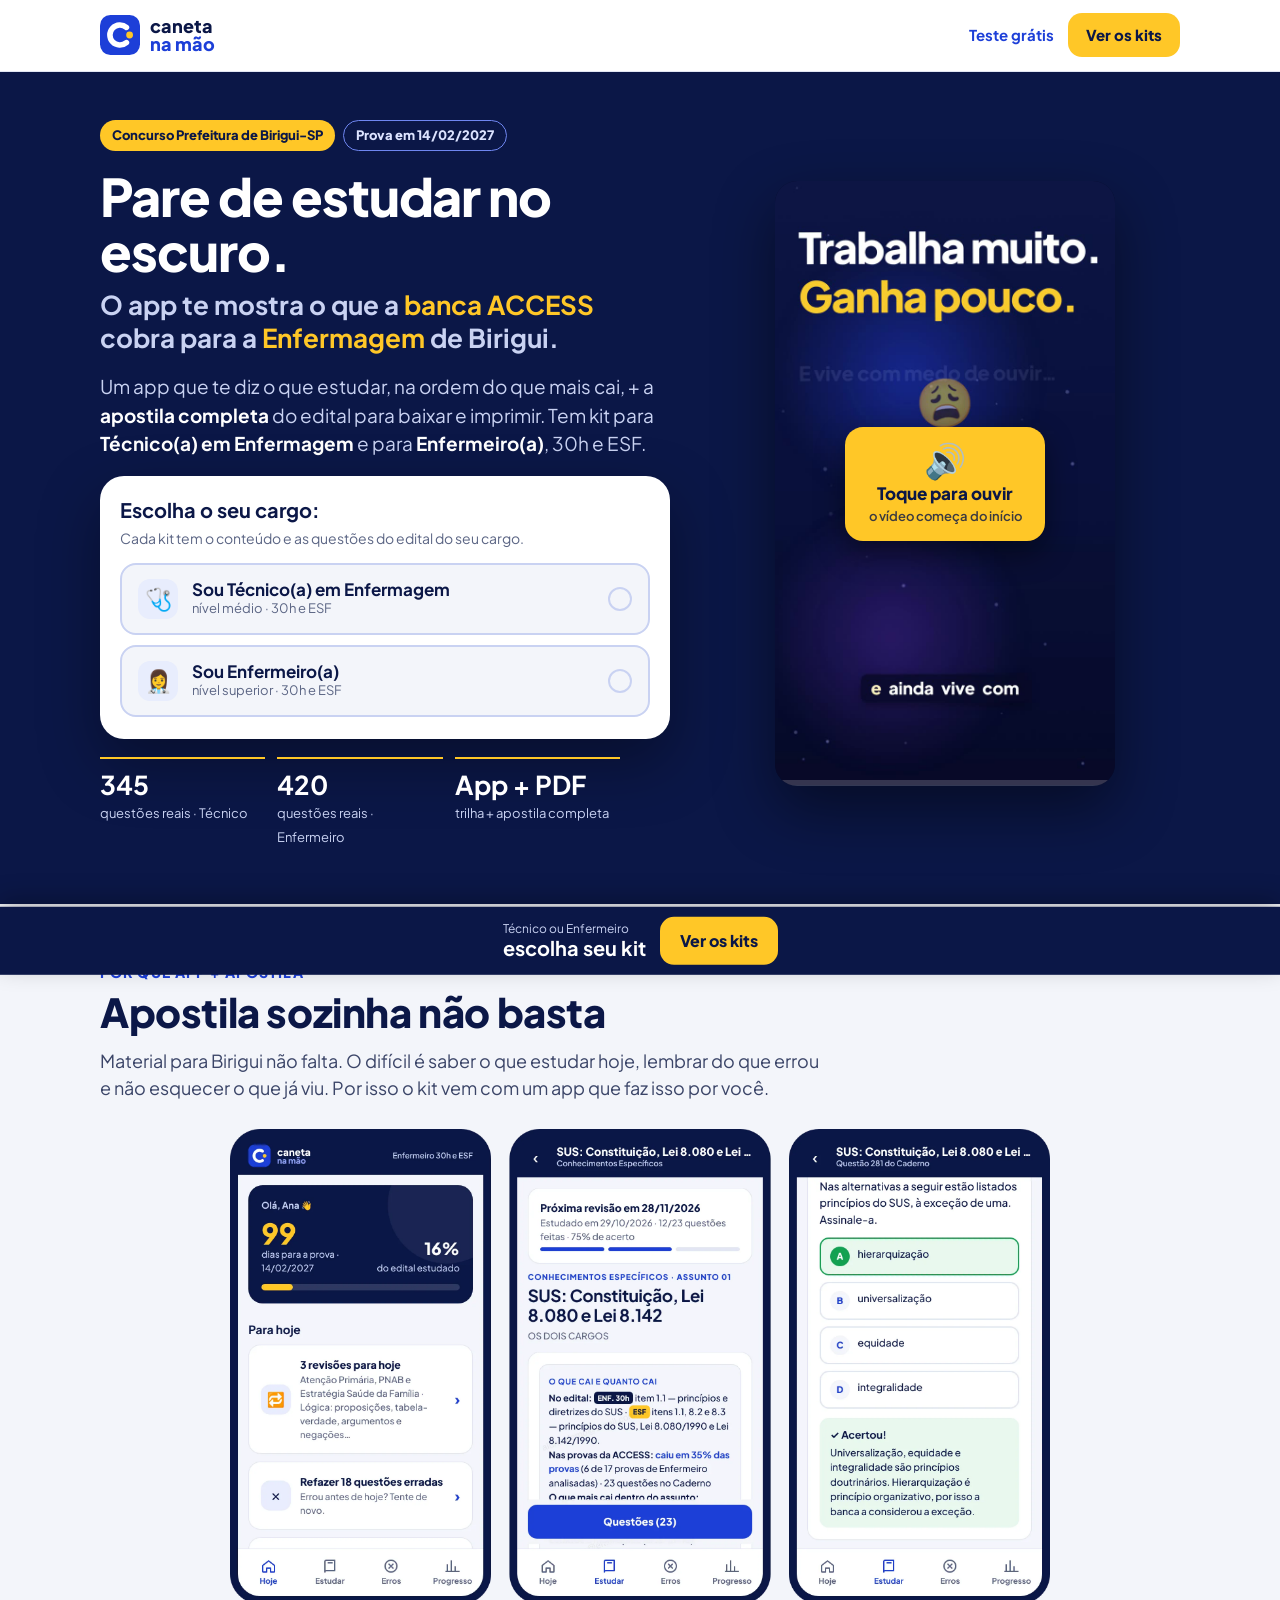
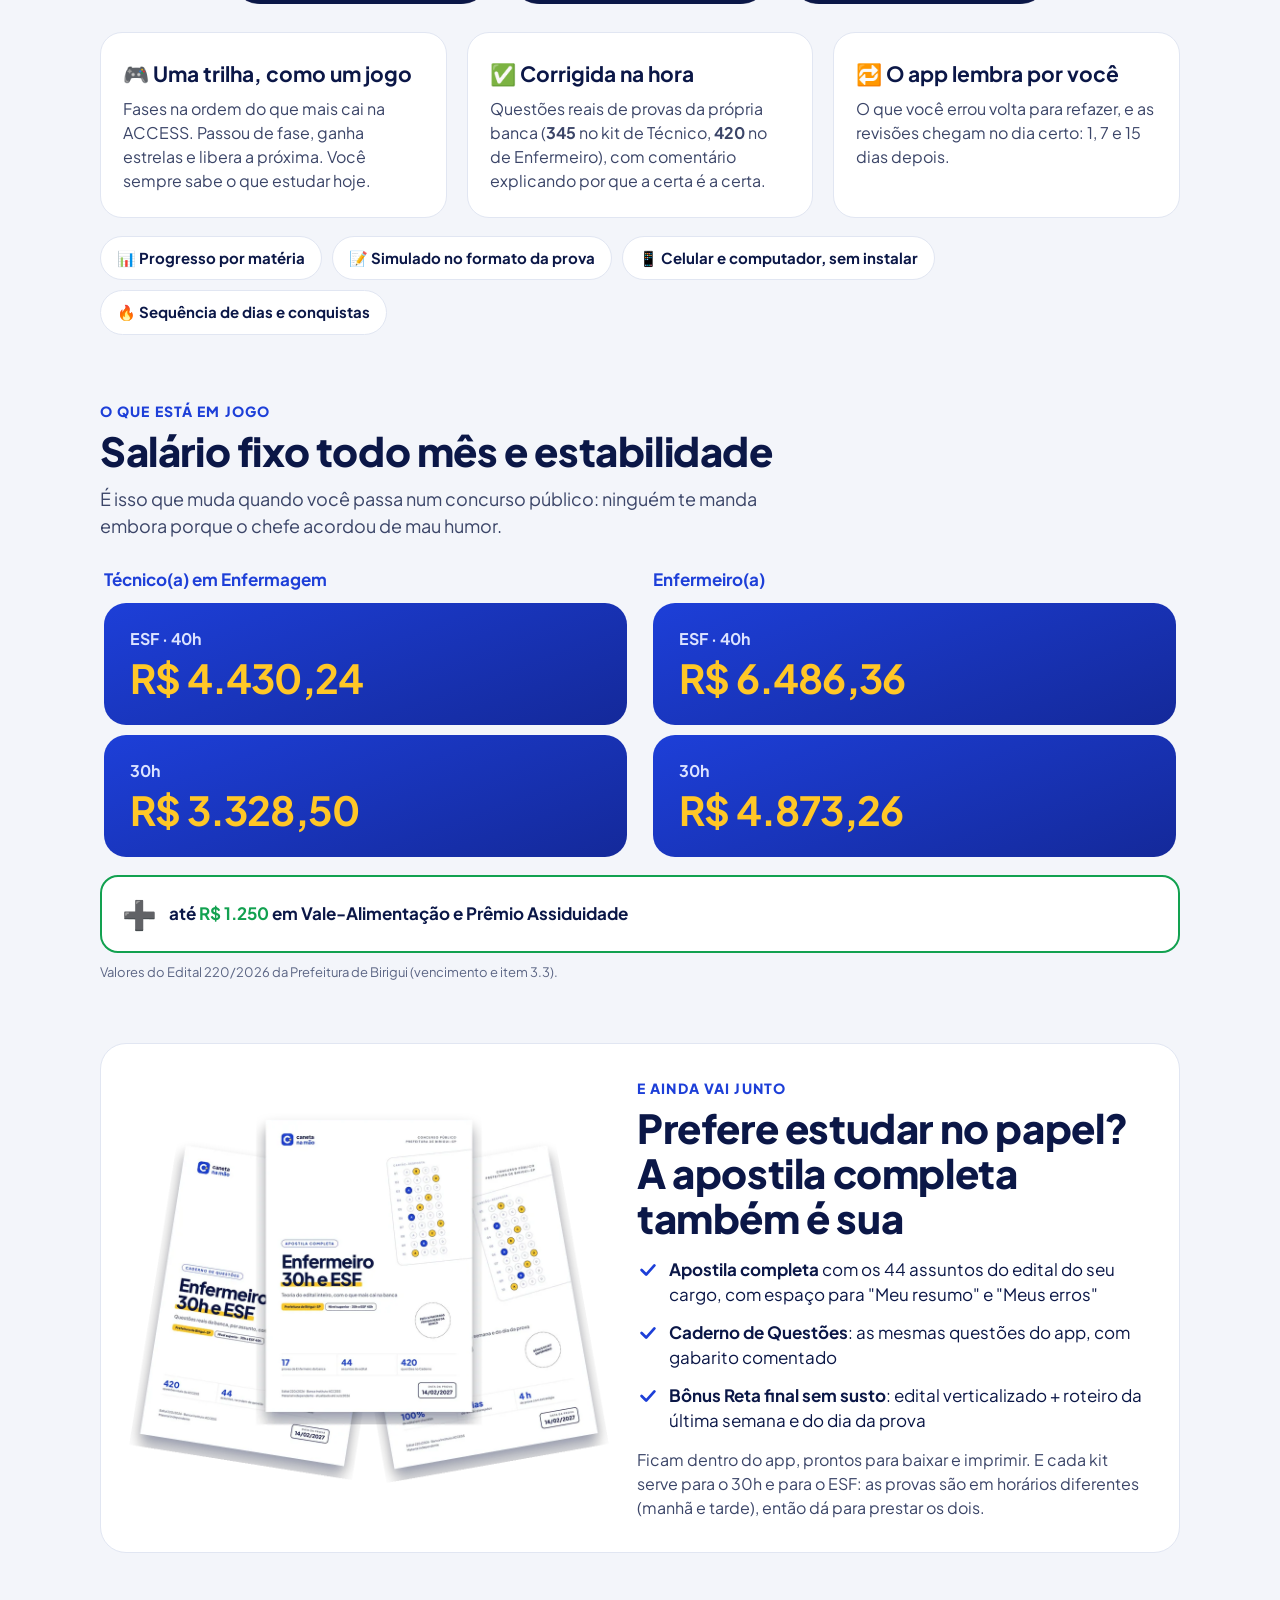
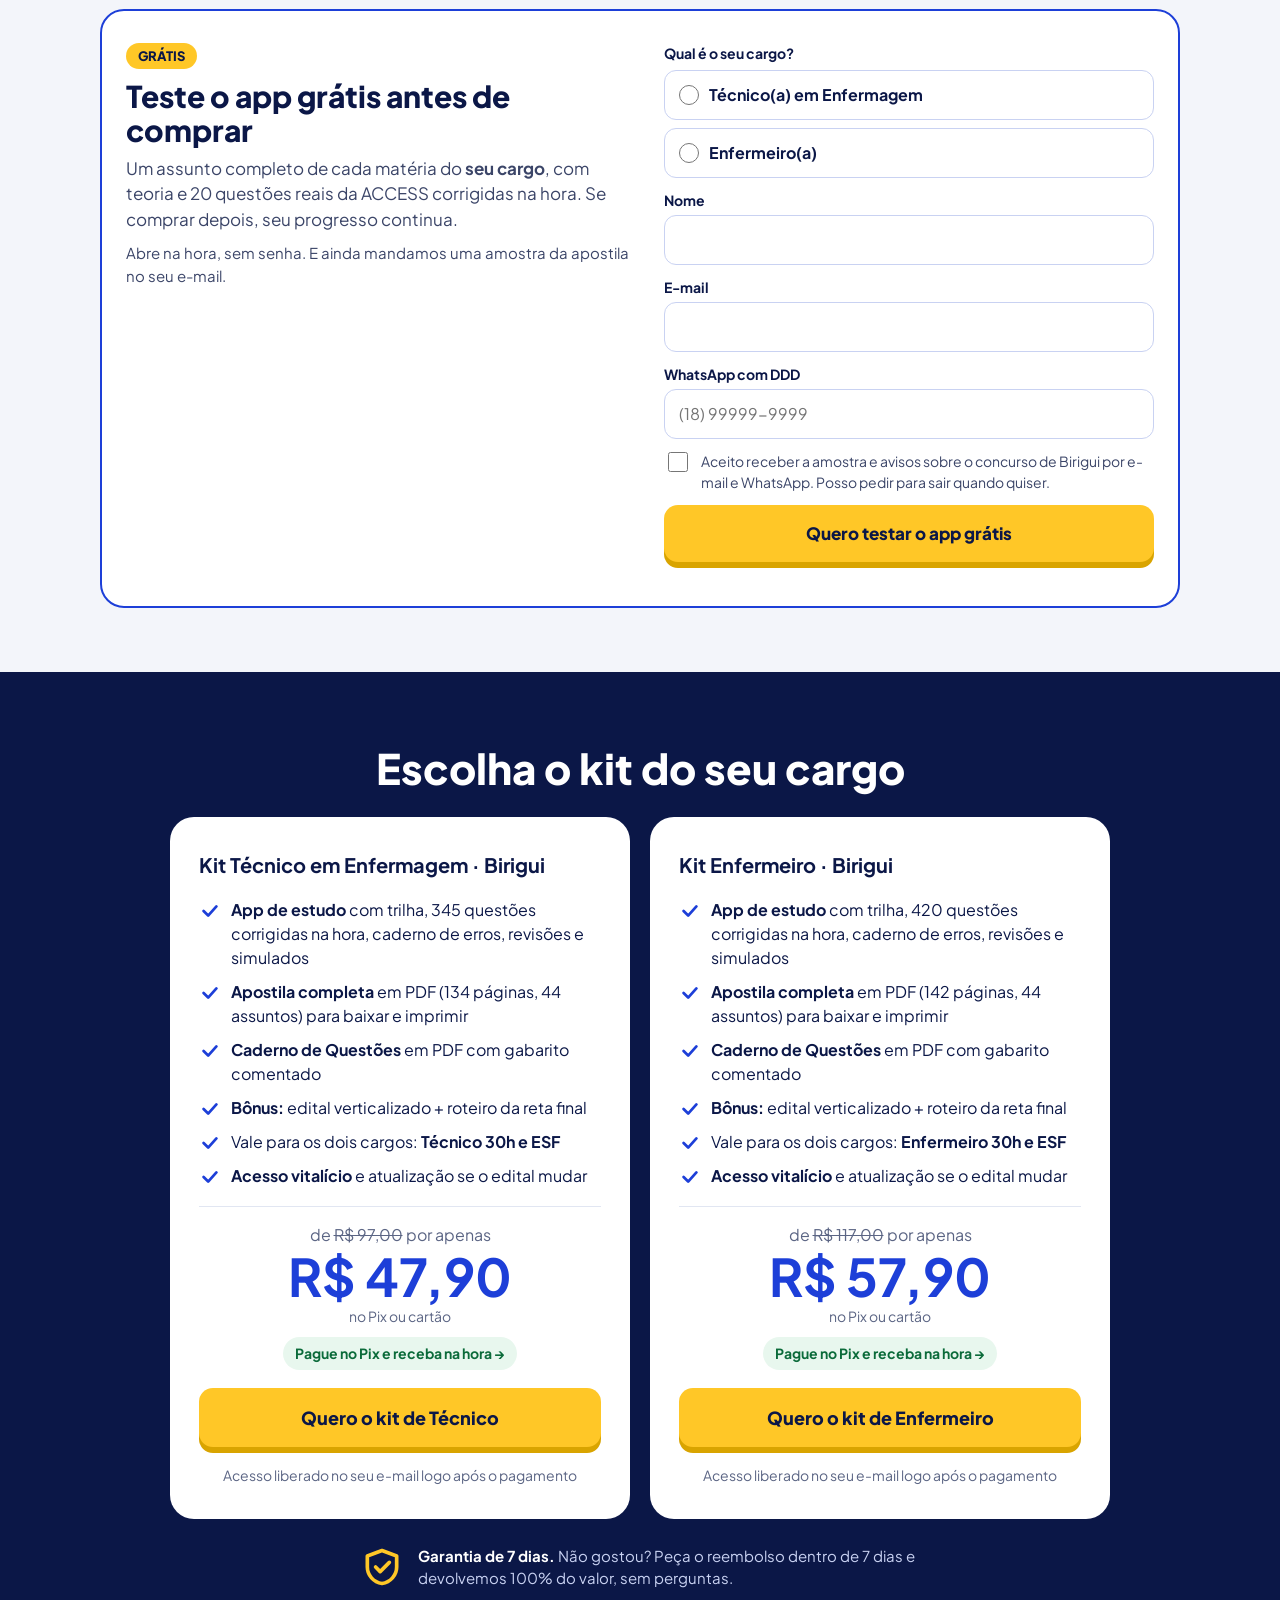
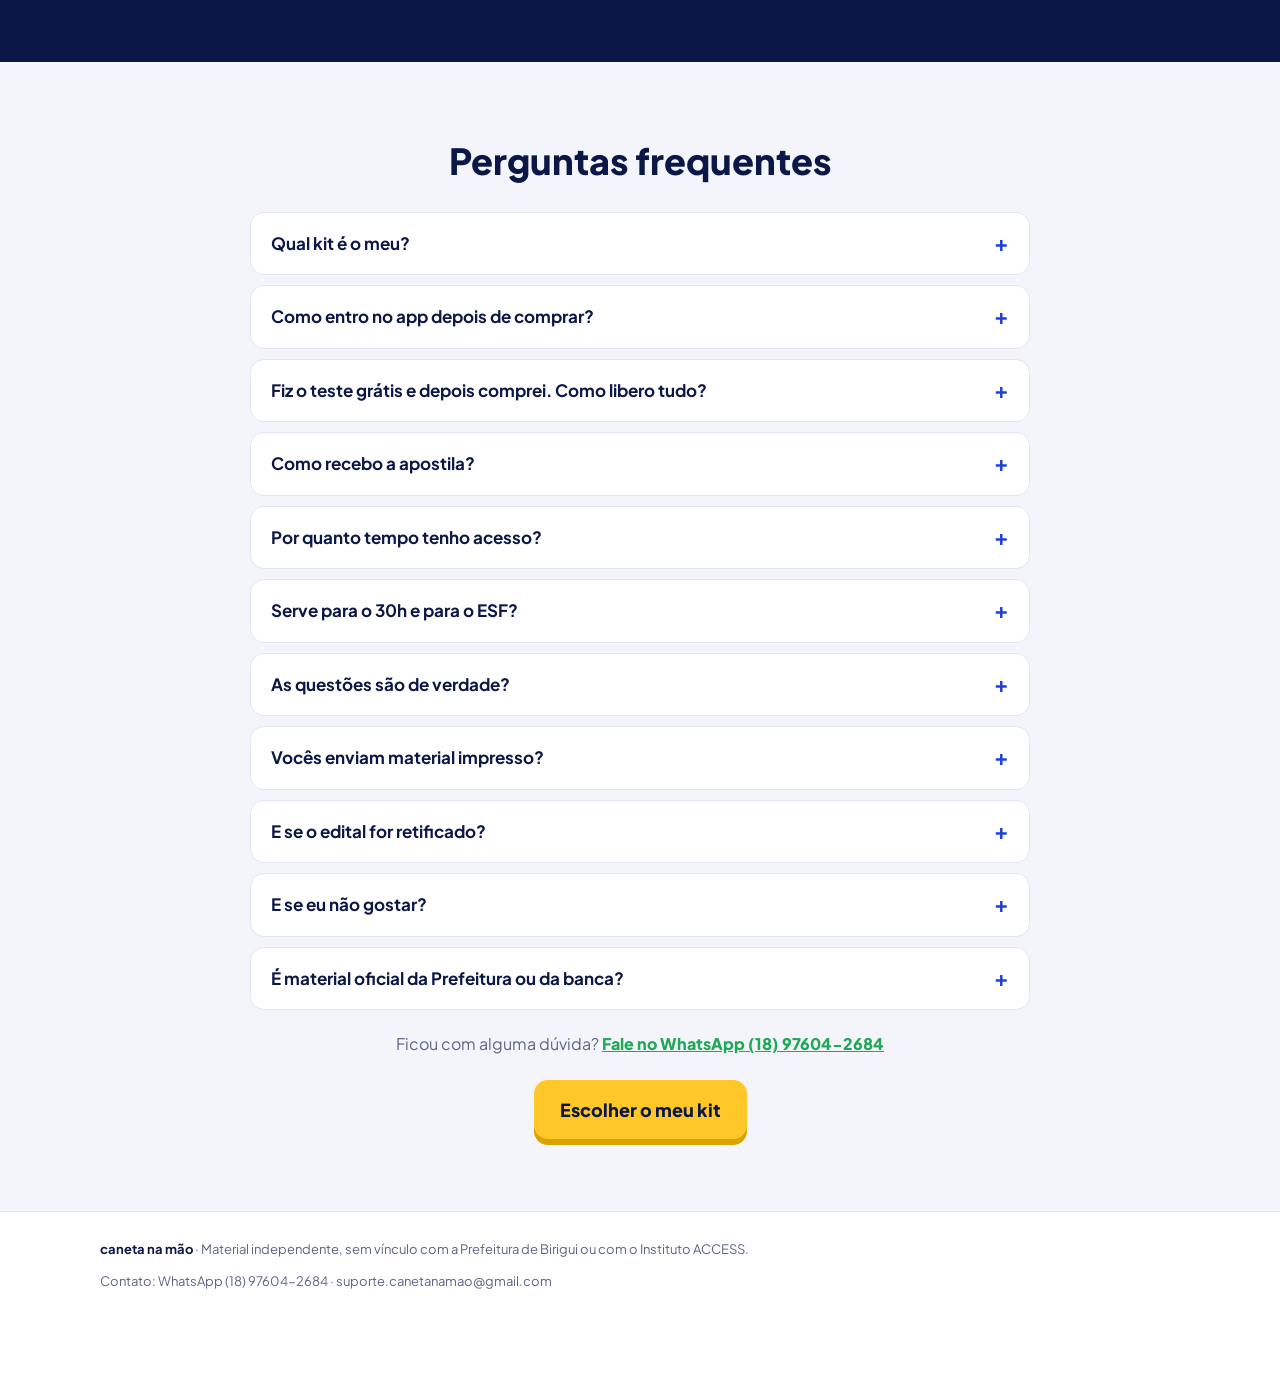
<file: enfermagem/index.html>
<!doctype html>
<html lang="pt-BR"><head>
<meta charset="utf-8"><meta name="viewport" content="width=device-width, initial-scale=1">
<title>Kit Enfermagem · Concurso Birigui 2027 | Caneta na Mão</title>
<meta name="description" content="App de estudo + apostila completa para Técnico em Enfermagem e Enfermeiro (30h e ESF) do Concurso da Prefeitura de Birigui-SP. Questões reais da banca ACCESS. Escolha seu cargo e teste grátis.">
<meta property="og:title" content="Kit Enfermagem · Concurso Prefeitura de Birigui">
<meta property="og:description" content="Técnico em Enfermagem ou Enfermeiro: app + apostila com questões reais da banca ACCESS. Escolha seu cargo e teste grátis.">
<meta property="og:type" content="website"><meta property="og:url" content="https://www.canetanamao.com.br/enfermagem/">
<meta property="og:site_name" content="Caneta na Mão"><meta property="og:locale" content="pt_BR">
<meta property="og:image" content="https://www.canetanamao.com.br/enfermeiro/img/og.jpg"><meta property="og:image:width" content="1200"><meta property="og:image:height" content="630">
<meta name="twitter:card" content="summary_large_image">
<link rel="icon" href="data:image/svg+xml,%3Csvg xmlns=%22http://www.w3.org/2000/svg%22 viewBox=%220 0 100 100%22%3E%3Crect width=%22100%22 height=%22100%22 rx=%2226%22 fill=%22%231D3FD8%22/%3E%3Cpath d=%22M66 31 A 25 25 0 1 0 66 69%22 fill=%22none%22 stroke=%22white%22 stroke-width=%2214%22 stroke-linecap=%22round%22/%3E%3Ccircle cx=%2274%22 cy=%2250%22 r=%228.5%22 fill=%22%23FFC727%22/%3E%3C/svg%3E">
<link rel="preload" as="image" href="/enfermeiro/vsl.jpg" fetchpriority="high">
<link rel="preconnect" href="https://fonts.googleapis.com"><link rel="preconnect" href="https://fonts.gstatic.com" crossorigin>
<link rel="stylesheet" href="https://fonts.googleapis.com/css2?family=Plus+Jakarta+Sans:wght@400;500;600;700;800&amp;display=swap">
<style>
body{margin:0;background:#F3F5FA}
*{box-sizing:border-box}
a{color:#1D3FD8}
html{scroll-behavior:smooth}img{max-width:100%;height:auto}
.pg{font-family:'Plus Jakarta Sans',system-ui,sans-serif;color:#0B1747;line-height:1.5}
.w{max-width:1120px;margin:0 auto;padding:0 20px}
.cta{display:inline-flex;align-items:center;justify-content:center;background:#FFC727;color:#0B1747!important;font-weight:800;text-decoration:none;border-radius:14px;min-height:52px;padding:16px 26px;font-size:18px;box-shadow:0 6px 0 #d9a400}
.cta:hover{background:#FFD24D}
.eb{font-weight:800;color:#1D3FD8;font-size:14px;letter-spacing:.08em;text-transform:uppercase}
h2.t{margin:6px 0 12px;font-size:clamp(27px,3.6vw,40px);line-height:1.12;font-weight:800;letter-spacing:-.01em}
p.l{margin:0;font-size:18px;color:#3B4568;max-width:720px}
/* topo */
.top{background:#fff;border-bottom:1px solid #E1E6F2}
.top .w{display:flex;align-items:center;justify-content:space-between;gap:12px;padding-top:12px;padding-bottom:12px}
.brand{display:flex;align-items:center;gap:10px;font-weight:800;font-size:18px;line-height:1.02}
.brand span{display:flex;flex-direction:column}.brand span i{font-style:normal;color:#1D3FD8}
.top nav{display:flex;gap:6px;align-items:center}
.top nav a.s{color:#1D3FD8;font-weight:700;text-decoration:none;padding:12px 8px;font-size:15px}
.top nav .cta{min-height:44px;padding:10px 18px;font-size:15px;box-shadow:none}
/* hero */
.hero{background:#0B1747;color:#fff;overflow:hidden}
.hero-row{display:flex;flex-wrap:wrap;gap:40px;align-items:center;padding-top:48px;padding-bottom:56px}
.hero-l{flex:1 1 440px;min-width:0;display:flex;flex-direction:column;gap:18px}
.tags{display:flex;flex-wrap:wrap;gap:8px}
.tags span{background:#FFC727;color:#0B1747;font-weight:800;font-size:13px;padding:6px 12px;border-radius:999px}
.tags span.o{background:none;border:1.5px solid #6F86F0;color:#DCE3FF;padding:5px 12px}
.hero h1 .h1s{display:block;margin-top:10px;font-size:.5em;line-height:1.25;font-weight:700;letter-spacing:0;color:#C9D2F2}.hero h1 .h1s b{color:#FFC727}
.hero h1{margin:0;font-size:clamp(32px,4.6vw,52px);line-height:1.06;font-weight:800;letter-spacing:-.02em}
.hero h1 b{color:#FFC727}
.hero .sub{margin:0;font-size:19px;color:#C9D2F2;max-width:560px}.hero .sub b{color:#fff}
.buy{display:flex;flex-wrap:wrap;gap:16px;align-items:center}
.pr{display:flex;flex-direction:column;font-size:14px;color:#C9D2F2}.pr b{font-size:28px;color:#fff;line-height:1.1}
.tg{color:#FFC727;font-weight:700;font-size:16px;text-underline-offset:4px;align-self:flex-start}
.stats{display:grid;grid-template-columns:repeat(3,minmax(0,1fr));gap:12px;max-width:520px}
.stats div{border-top:2px solid #FFC727;padding-top:10px}.stats b{font-size:26px;display:block;line-height:1.2}.stats span{font-size:13px;color:#C9D2F2}
.hero-v{flex:1 1 340px;min-width:0;display:flex;justify-content:center}
.vslw{width:100%;max-width:340px;margin:0 auto}
.vsl{position:relative;width:100%;aspect-ratio:9/16;border-radius:22px;overflow:hidden;background:#060d2e;box-shadow:0 24px 60px rgba(0,0,0,.45);cursor:pointer;-webkit-tap-highlight-color:transparent}
.vsl video{position:absolute;inset:0;width:100%;height:100%;object-fit:cover;display:block}
.vsl-som{position:absolute;left:50%;top:50%;transform:translate(-50%,-50%);background:#FFC727;color:#0B1747;border:0;border-radius:18px;padding:16px 20px;font:800 17px/1.2 'Plus Jakarta Sans',system-ui,sans-serif;display:flex;flex-direction:column;align-items:center;gap:6px;box-shadow:0 12px 30px rgba(0,0,0,.45);animation:vslp 1.4s ease-in-out infinite;cursor:pointer;min-width:200px}
.vsl-som span{font-size:34px;line-height:1}.vsl-som small{font-weight:600;font-size:13px;opacity:.8}
@keyframes vslp{0%,100%{transform:translate(-50%,-50%) scale(1)}50%{transform:translate(-50%,-50%) scale(1.06)}}
.vsl-pause{position:absolute;inset:0;display:none;align-items:center;justify-content:center;background:rgba(6,13,46,.55)}
.vsl-pause b{width:84px;height:84px;border-radius:50%;background:#FFC727;color:#0B1747;font-size:34px;display:flex;align-items:center;justify-content:center;padding-left:6px}
.vsl.pausado .vsl-pause{display:flex}
.vsl-bar{position:absolute;left:0;right:0;bottom:0;height:6px;background:rgba(255,255,255,.18)}.vsl-bar i{display:block;height:100%;width:0;background:#FFC727}
.vsl-cta{display:none;margin-top:16px;text-align:center}.vsl-cta.on{display:block;animation:vsli .5s ease-out}
.vsl-cta .cta{width:100%}.vsl-cta small{display:block;margin-top:12px;color:#C9D2F2;font-size:14px}.vsl-cta small a{color:#FFC727;font-weight:700}
@keyframes vsli{from{opacity:0;transform:translateY(16px)}to{opacity:1;transform:none}}
/* salário */
.sal{padding-top:64px;padding-bottom:24px}
.salg{display:grid;grid-template-columns:repeat(auto-fit,minmax(260px,1fr));gap:16px;margin-top:24px}
.sc{background:linear-gradient(160deg,#1D3FD8,#14299a);color:#fff;border-radius:22px;padding:24px 26px}
.sc span{font-weight:700;color:#DCE3FF;font-size:16px}.sc b{display:block;font-size:clamp(34px,4vw,44px);color:#FFC727;letter-spacing:-.02em;line-height:1.15;margin-top:4px}
.bon{margin-top:14px;background:#fff;border:2px solid #12A150;border-radius:18px;padding:16px 20px;font-weight:700;font-size:17px;display:flex;gap:12px;align-items:center}
.bon b{color:#12A150}
.chips{display:flex;flex-wrap:wrap;gap:10px;margin-top:14px}
.chips span{background:#E8EDFD;border-radius:999px;padding:8px 14px;font-weight:700;font-size:15px}
.fn{margin-top:10px;font-size:13px;color:#5B6584}
/* app */
.app{padding-top:56px;padding-bottom:56px}
.appg{display:grid;grid-template-columns:repeat(auto-fit,minmax(250px,1fr));gap:20px;margin-top:28px}
.ac{background:#fff;border:1px solid #E1E6F2;border-radius:22px;padding:22px 22px 24px;display:flex;flex-direction:column;gap:10px}
.ac .ph{background:#0B1747;border-radius:18px;padding:16px 16px 0;height:300px;overflow:hidden;display:flex;justify-content:center}
.ac .ph img{width:78%;border-radius:18px 18px 0 0;box-shadow:0 10px 30px rgba(0,0,0,.35);align-self:flex-start}
.ac h3{margin:6px 0 0;font-size:21px;line-height:1.2}.ac p{margin:0;color:#3B4568;font-size:16px}
.mini{display:flex;flex-wrap:wrap;gap:10px;margin-top:18px}
.mini span{background:#fff;border:1px solid #E1E6F2;border-radius:999px;padding:10px 16px;font-weight:700;font-size:15px}
/* kit */
.kit{padding-top:24px;padding-bottom:56px}
.kitb{background:#fff;border:1px solid #E1E6F2;border-radius:26px;padding:32px 28px;display:flex;flex-wrap:wrap;gap:28px;align-items:center}
.kitb>img{flex:1 1 360px;min-width:0;max-width:480px;margin:0 auto}
.kitt{flex:1 1 380px;min-width:0}
ul.ck{list-style:none;margin:16px 0 0;padding:0;display:flex;flex-direction:column;gap:12px;font-size:17px}
ul.ck li{display:flex;gap:10px;align-items:flex-start}ul.ck svg{flex-shrink:0;margin-top:2px}
/* dois cargos */
.dois{padding-bottom:56px}
.doisb{background:#E8EDFD;border-radius:26px;padding:28px;display:flex;flex-wrap:wrap;gap:20px 28px;align-items:center}
.doisb>div{flex:1 1 380px;min-width:0}
.doisb h2{margin:0 0 8px;font-size:clamp(23px,2.8vw,30px);font-weight:800}
.doisb p{margin:0;color:#3B4568;font-size:17px}
.cg{display:flex;flex-direction:column;gap:10px;flex:1 1 300px}
.cg div{background:#fff;border-radius:14px;padding:14px 18px;font-weight:800}.cg div span{display:block;font-weight:600;color:#5B6584;font-size:15px}
/* oferta */
.of{background:#0B1747;color:#fff}
.of .w{padding-top:72px;padding-bottom:72px;display:flex;flex-direction:column;align-items:center;gap:26px}
.of h2{margin:0;text-align:center;font-size:clamp(28px,3.6vw,42px);line-height:1.12;font-weight:800}
.ob{background:#fff;color:#0B1747;border-radius:24px;padding:30px 26px;width:100%;max-width:480px;display:flex;flex-direction:column;gap:18px}
.ob>b{font-size:20px}
.ob ul.ck{margin:0;font-size:16px;gap:10px}
.pz{border-top:1px solid #E1E6F2;padding-top:16px;display:flex;flex-direction:column;align-items:center;gap:2px}
.pz span{color:#5B6584}.pz b{font-size:52px;line-height:1.05;color:#1D3FD8}
.pix{background:#E8F7EE;color:#0B6B3A!important;font-weight:700;font-size:14px;padding:6px 12px;border-radius:999px;margin-top:8px;text-decoration:none}
.gar{display:flex;gap:14px;align-items:center;max-width:560px;color:#C9D2F2;font-size:15px}.gar b{color:#fff}
/* faq */
.faq{max-width:820px;margin:0 auto;padding:72px 20px}
.faq h2{margin:0 0 24px;font-size:clamp(26px,3.4vw,36px);font-weight:800;text-align:center}
.fql{display:flex;flex-direction:column;gap:10px}
.fq{background:#fff;border:1px solid #E1E6F2;border-radius:14px;padding:18px 20px}
.fq summary{cursor:pointer;list-style:none;font-weight:700;font-size:17px;display:flex;justify-content:space-between;gap:12px}
.fq summary::-webkit-details-marker{display:none}
.fq .plus{color:#1D3FD8;font-size:22px;line-height:1;transition:transform .2s}.fq[open] .plus{transform:rotate(45deg)}
.fq p{margin:10px 0 0;color:#3B4568}
.rod{border-top:1px solid #E1E6F2;background:#fff}
.rod .w{padding-top:28px;padding-bottom:96px;display:flex;flex-wrap:wrap;gap:12px;justify-content:space-between;font-size:13px;color:#5B6584}
/* barra fixa */
.bar{position:fixed;left:0;right:0;bottom:0;z-index:40;background:#0B1747;color:#fff;padding:10px 16px calc(10px + env(safe-area-inset-bottom));display:flex;align-items:center;justify-content:center;gap:14px;box-shadow:0 -8px 24px rgba(0,0,0,.25);transform:translateY(110%);transition:transform .3s}
.bar.on{transform:none}
.bar .p{display:flex;flex-direction:column;font-size:12px;color:#C9D2F2;line-height:1.2}.bar .p b{font-size:20px;color:#fff}
.bar .cta{min-height:48px;padding:12px 20px;font-size:16px;box-shadow:none}
@media (max-width:860px){
 .hero-row{flex-direction:column;align-items:stretch;gap:20px;padding-top:28px}
 .hero-l{display:contents}
 .hero-l>*{order:4}.hero-l>.tags{order:1}.hero-l>h1{order:2}
 .hero-v{order:3;flex:none;width:100%}
 .top .brand span{font-size:16px}
 .stats b{font-size:21px}
}

[hidden]{display:none!important}
.hero-l .pick{max-width:none}
@media (max-width:860px){.hero-l>.pick{order:4}.hero-l>.sub{order:5}.hero-l>.stats{order:6}.hero-v{order:3}}
/* escolha do cargo */
.pick{background:#fff;color:#0B1747;border-radius:24px;padding:22px 20px;display:flex;flex-direction:column;gap:14px;box-shadow:0 24px 60px rgba(0,0,0,.35);width:100%;max-width:460px}
.pick>b{font-size:20px;line-height:1.2}
.pick>small{color:#5B6584;font-size:14px;margin-top:-8px}
.pb{display:flex;flex-direction:column;gap:10px}
.cb{display:flex;align-items:center;gap:14px;width:100%;text-align:left;font:inherit;color:#0B1747;background:#F3F5FA;border:2px solid #C9D2F2;border-radius:16px;padding:14px 16px;cursor:pointer;min-height:64px;transition:border-color .15s,background .15s}
.cb:hover{border-color:#1D3FD8}
.cb .ic{width:40px;height:40px;border-radius:12px;background:#E8EDFD;display:flex;align-items:center;justify-content:center;font-size:22px;flex-shrink:0}
.cb span.tx{flex:1;min-width:0;display:flex;flex-direction:column}.cb span.tx b{font-size:17px;line-height:1.2}.cb span.tx i{font-style:normal;font-size:13px;color:#5B6584}
.cb .rd{width:24px;height:24px;border-radius:50%;border:2px solid #C9D2F2;flex-shrink:0;display:flex;align-items:center;justify-content:center}
.cb[aria-pressed="true"]{border-color:#1D3FD8;background:#fff;box-shadow:0 0 0 3px rgba(29,63,216,.15)}
.cb[aria-pressed="true"] .rd{border-color:#1D3FD8;background:#1D3FD8}.cb[aria-pressed="true"] .rd::after{content:"";width:8px;height:8px;border-radius:50%;background:#fff}
.sk{display:flex;flex-direction:column;gap:10px;border-top:1px solid #E1E6F2;padding-top:14px}
.sk .ln{display:flex;justify-content:space-between;align-items:flex-end;gap:10px}.sk .ln span{font-size:14px;color:#5B6584}.sk .ln b{white-space:nowrap;font-size:30px;line-height:1;color:#1D3FD8}
.sk .cta{width:100%}
.sk .tg2{display:block;text-align:center;font-weight:800;color:#1D3FD8;text-decoration:none;border:2px solid #1D3FD8;border-radius:14px;padding:12px;min-height:48px}
.sk .gt{font-size:13px;color:#5B6584;text-align:center}
.hero-v .shot{width:100%;max-width:520px;border-radius:18px}
.hero .apps{display:block}
/* salário: 2 grupos */
.salc{display:grid;grid-template-columns:repeat(auto-fit,minmax(300px,1fr));gap:18px;margin-top:24px}
.salc>div{display:flex;flex-direction:column;gap:10px;border-radius:24px;padding:4px;transition:opacity .2s}
.salc h3{margin:0;font-size:17px;color:#1D3FD8}
.salc .sc b{font-size:clamp(30px,3.6vw,40px)}
body[data-cargo="tec"] .salc [data-c="enf"],body[data-cargo="enf"] .salc [data-c="tec"]{opacity:.45}
/* ofertas */
.obs{display:flex;flex-wrap:wrap;gap:20px;justify-content:center;width:100%}
.obs .ob{flex:1 1 320px;max-width:460px;position:relative;border:3px solid transparent}
.ob .seu{display:none;position:absolute;top:-14px;left:50%;transform:translateX(-50%);background:#FFC727;color:#0B1747;font-weight:800;font-size:13px;padding:5px 14px;border-radius:999px;white-space:nowrap}
body[data-cargo="tec"] .ob[data-of="tec"],body[data-cargo="enf"] .ob[data-of="enf"]{border-color:#FFC727}
body[data-cargo="tec"] .ob[data-of="tec"] .seu,body[data-cargo="enf"] .ob[data-of="enf"] .seu{display:block}
body[data-cargo="tec"] .ob[data-of="enf"],body[data-cargo="enf"] .ob[data-of="tec"]{order:2;opacity:.6}
body[data-cargo="tec"] .ob[data-of="enf"]:hover,body[data-cargo="enf"] .ob[data-of="tec"]:hover{opacity:1}
/* campo cargo no formulário */
.fc{border:0;margin:0;padding:0;display:flex;flex-direction:column;gap:8px}
.fc legend{font-weight:700;font-size:14px;margin-bottom:6px;padding:0}
.fc label{display:flex;align-items:center;gap:10px;border:1.5px solid #C9D2F2;border-radius:12px;padding:12px 14px;font-weight:700;cursor:pointer;min-height:48px}
.fc label:has(input:checked){border-color:#1D3FD8;background:#E8EDFD}
.fc input{width:20px;height:20px;margin:0;accent-color:#1D3FD8}
.fc.err label{border-color:#B42318}
.form-amostra .cta{width:100%}
.bar .cta{white-space:nowrap}
</style>
<!-- Meta Pixel + Microsoft Clarity -->
<script>
!function(f,b,e,v,n,t,s){if(f.fbq)return;n=f.fbq=function(){n.callMethod?n.callMethod.apply(n,arguments):n.queue.push(arguments)};if(!f._fbq)f._fbq=n;n.push=n;n.loaded=!0;n.version='2.0';n.queue=[];t=b.createElement(e);t.async=!0;t.src=v;s=b.getElementsByTagName(e)[0];s.parentNode.insertBefore(t,s)}(window,document,'script','https://connect.facebook.net/en_US/fbevents.js');
fbq('init','1108989760824933');fbq('track','PageView');fbq('track','ViewContent',{content_name:'Enfermagem',content_category:'Kit concurso Birigui'});
(function(c,l,a,r,i,t,y){c[a]=c[a]||function(){(c[a].q=c[a].q||[]).push(arguments)};t=l.createElement(r);t.async=1;t.src="https://www.clarity.ms/tag/"+i;y=l.getElementsByTagName(r)[0];y.parentNode.insertBefore(t,y)})(window,document,"clarity","script","z8wncffs0r");
clarity('set','cargo','Enfermagem');
</script>
<noscript><img height="1" width="1" style="display:none" src="https://www.facebook.com/tr?id=1108989760824933&ev=PageView&noscript=1"/></noscript>
</head>
<body>
<div class="pg">
<div class="top"><div class="w"><div class="brand"><svg viewBox="0 0 100 100" width="40" height="40" aria-hidden="true"><rect width="100" height="100" rx="26" fill="#1D3FD8"></rect><path d="M66 31 A 25 25 0 1 0 66 69" fill="none" stroke="#fff" stroke-width="14" stroke-linecap="round"></path><circle cx="74" cy="50" r="8.5" fill="#FFC727"></circle></svg><span>caneta<i>na mão</i></span></div>
<nav><a href="#amostra" class="s">Teste grátis</a><a href="#oferta" class="cta">Ver os kits</a></nav></div></div>
<!-- HERO -->
<div class="hero"><div class="w hero-row">
<div class="hero-l">
<div class="tags"><span>Concurso Prefeitura de Birigui-SP</span><span class="o">Prova em 14/02/2027</span></div>
<h1>Pare de estudar no escuro.<span class="h1s">O app te mostra o que a <b>banca ACCESS</b> cobra para a <b>Enfermagem</b> de Birigui.</span></h1>
<p class="sub">Um app que te diz o que estudar, na ordem do que mais cai, + a <b>apostila completa</b> do edital para baixar e imprimir. Tem kit para <b>Técnico(a) em Enfermagem</b> e para <b>Enfermeiro(a)</b>, 30h e ESF.</p>
<div class="pick" id="pick">
<b>Escolha o seu cargo:</b>
<small>Cada kit tem o conteúdo e as questões do edital do seu cargo.</small>
<div class="pb">
<button type="button" class="cb" data-set="tec" aria-pressed="false"><span class="ic">🩺</span><span class="tx"><b>Sou Técnico(a) em Enfermagem</b><i>nível médio · 30h e ESF</i></span><span class="rd"></span></button>
<button type="button" class="cb" data-set="enf" aria-pressed="false"><span class="ic">👩‍⚕️</span><span class="tx"><b>Sou Enfermeiro(a)</b><i>nível superior · 30h e ESF</i></span><span class="rd"></span></button>
</div>
<div class="sk" id="sk" hidden>
<div class="ln"><span>Kit <b data-v="nome" style="font-size:inherit;color:#0B1747"></b><br>de <s data-v="de"></s> por</span><b data-v="por"></b></div>
<a class="cta" data-v="link" href="#oferta">Quero o kit</a>
<a class="tg2" href="#amostra" data-teste>Testar o app grátis primeiro</a>
<span class="gt">🔒 Garantia de 7 dias · acesso vitalício</span>
</div>
</div>
<div class="stats"><div><b>345</b><span>questões reais · Técnico</span></div><div><b>420</b><span>questões reais · Enfermeiro</span></div><div><b>App + PDF</b><span>trilha + apostila completa</span></div></div>
</div>
<div class="hero-v"><div class="vslw">
<div class="vsl" id="vsl"><video id="vslv" src="/enfermagem/vsl.mp4" poster="/enfermeiro/vsl.jpg" muted playsinline preload="none"></video>
<button class="vsl-som" id="vsls" type="button"><span>🔊</span>Toque para ouvir<small>o vídeo começa do início</small></button>
<div class="vsl-pause"><b>▶</b></div><div class="vsl-bar"><i id="vslb"></i></div></div>
<div class="vsl-cta" id="vslc"><a href="#pick" class="cta">Escolher meu kit ›</a><small>🔒 Garantia de 7 dias: se não gostar, devolvemos 100%</small></div>
</div></div>
</div></div>
<!-- APP -->
<div class="w app">
<span class="eb">Por que app + apostila</span>
<h2 class="t">Apostila sozinha não basta</h2>
<p class="l">Material para Birigui não falta. O difícil é saber o que estudar hoje, lembrar do que errou e não esquecer o que já viu. Por isso o kit vem com um app que faz isso por você.</p>
<img loading="lazy" width="2506" height="1454" src="/enfermeiro/img/app-celular.webp" alt="Telas do app: painel do dia, assunto do edital e questão corrigida" style="display:block;margin:28px auto 0;max-width:820px;width:100%">
<div class="appg">
<div class="ac"><h3>🎮 Uma trilha, como um jogo</h3><p>Fases na ordem do que mais cai na ACCESS. Passou de fase, ganha estrelas e libera a próxima. Você sempre sabe o que estudar hoje.</p></div>
<div class="ac"><h3>✅ Corrigida na hora</h3><p>Questões reais de provas da própria banca (<b>345</b> no kit de Técnico, <b>420</b> no de Enfermeiro), com comentário explicando por que a certa é a certa.</p></div>
<div class="ac"><h3>🔁 O app lembra por você</h3><p>O que você errou volta para refazer, e as revisões chegam no dia certo: 1, 7 e 15 dias depois.</p></div>
</div>
<div class="mini"><span>📊 Progresso por matéria</span><span>📝 Simulado no formato da prova</span><span>📱 Celular e computador, sem instalar</span><span>🔥 Sequência de dias e conquistas</span></div>
</div>
<!-- SALÁRIO -->
<div class="w sal" style="padding-top:8px">
<span class="eb">O que está em jogo</span>
<h2 class="t">Salário fixo todo mês e estabilidade</h2>
<p class="l">É isso que muda quando você passa num concurso público: ninguém te manda embora porque o chefe acordou de mau humor.</p>
<div class="salc">
<div data-c="tec"><h3>Técnico(a) em Enfermagem</h3><div class="sc"><span>ESF · 40h</span><b>R$ 4.430,24</b></div><div class="sc"><span>30h</span><b>R$ 3.328,50</b></div></div>
<div data-c="enf"><h3>Enfermeiro(a)</h3><div class="sc"><span>ESF · 40h</span><b>R$ 6.486,36</b></div><div class="sc"><span>30h</span><b>R$ 4.873,26</b></div></div>
</div>
<div class="bon"><span style="font-size:28px">➕</span><span>até <b>R$ 1.250</b> em Vale-Alimentação e Prêmio Assiduidade</span></div>
<p class="fn">Valores do Edital 220/2026 da Prefeitura de Birigui (vencimento e item 3.3).</p>
</div>
<!-- KIT -->
<div class="w kit"><div class="kitb">
<img loading="lazy" width="1000" height="770" id="kitimg" src="/enfermeiro/img/kit.webp" alt="Apostila completa, caderno de questões e bônus">
<div class="kitt">
<span class="eb">E ainda vai junto</span>
<h2 class="t">Prefere estudar no papel? A apostila completa também é sua</h2>
<ul class="ck">
<li><svg width="22" height="22" viewBox="0 0 24 24" fill="none" stroke="#1D3FD8" stroke-width="3" stroke-linecap="round" stroke-linejoin="round" aria-hidden="true"><path d="M5 12l5 5L19 7"></path></svg><span><b>Apostila completa</b> com os 44 assuntos do edital do seu cargo, com espaço para "Meu resumo" e "Meus erros"</span></li>
<li><svg width="22" height="22" viewBox="0 0 24 24" fill="none" stroke="#1D3FD8" stroke-width="3" stroke-linecap="round" stroke-linejoin="round" aria-hidden="true"><path d="M5 12l5 5L19 7"></path></svg><span><b>Caderno de Questões</b>: as mesmas questões do app, com gabarito comentado</span></li>
<li><svg width="22" height="22" viewBox="0 0 24 24" fill="none" stroke="#1D3FD8" stroke-width="3" stroke-linecap="round" stroke-linejoin="round" aria-hidden="true"><path d="M5 12l5 5L19 7"></path></svg><span><b>Bônus Reta final sem susto</b>: edital verticalizado + roteiro da última semana e do dia da prova</span></li>
</ul>
<p class="l" style="margin-top:14px;font-size:16px">Ficam dentro do app, prontos para baixar e imprimir. E cada kit serve para o 30h e para o ESF: as provas são em horários diferentes (manhã e tarde), então dá para prestar os dois.</p>
</div></div></div>
<!-- AMOSTRA -->
<div id="amostra" style="max-width: 1120px; margin: 0 auto; padding: 0 20px 64px">
<div style="background: #FFFFFF; border: 2px solid #1D3FD8; border-radius: 24px; padding: 32px 24px; display: flex; flex-wrap: wrap; gap: 28px; align-items: flex-start">
<div style="flex: 1 1 360px; min-width: 0">
<span style="background: #FFC727; font-weight: 800; font-size: 13px; padding: 5px 12px; border-radius: 999px">GRÁTIS</span>
<h2 style="margin: 12px 0 8px; font-size: clamp(22px, 2.8vw, 30px); font-weight: 800; line-height: 1.15">Teste o app grátis antes de comprar</h2>
<p style="margin: 0 0 10px; color: #3B4568; font-size: 17px">Um assunto completo de cada matéria do <b>seu cargo</b>, com teoria e 20 questões reais da ACCESS corrigidas na hora. Se comprar depois, seu progresso continua.</p>
<p style="margin: 0; color: #3B4568; font-size: 15px">Abre na hora, sem senha. E ainda mandamos uma amostra da apostila no seu e-mail.</p>
</div>
<div style="flex: 1 1 340px; min-width: 0"><form class="form-amostra" style="display: flex; flex-direction: column; gap: 12px" novalidate>
<fieldset class="fc"><legend>Qual é o seu cargo?</legend>
<label><input type="radio" name="cargo" value="tec"><span>Técnico(a) em Enfermagem</span></label>
<label><input type="radio" name="cargo" value="enf"><span>Enfermeiro(a)</span></label></fieldset>
<label style="display: flex; flex-direction: column; gap: 4px; font-weight: 700; font-size: 14px">Nome<input name="nome" required autocomplete="name" style="font: inherit; font-weight: 400; font-size: 16px; padding: 12px 14px; border: 1.5px solid #C9D2F2; border-radius: 12px"></label>
<label style="display: flex; flex-direction: column; gap: 4px; font-weight: 700; font-size: 14px">E-mail<input name="email" type="email" required autocomplete="email" style="font: inherit; font-weight: 400; font-size: 16px; padding: 12px 14px; border: 1.5px solid #C9D2F2; border-radius: 12px"></label>
<label style="display: flex; flex-direction: column; gap: 4px; font-weight: 700; font-size: 14px">WhatsApp com DDD<input name="whatsapp" type="tel" required inputmode="tel" autocomplete="tel" placeholder="(18) 99999-9999" style="font: inherit; font-weight: 400; font-size: 16px; padding: 12px 14px; border: 1.5px solid #C9D2F2; border-radius: 12px"></label>
<input name="site" tabindex="-1" autocomplete="off" aria-hidden="true" style="position: absolute; left: -9999px; width: 1px; height: 1px">
<label style="display: flex; gap: 10px; align-items: flex-start; font-size: 14px; color: #3B4568"><input name="aceite" type="checkbox" required style="width: 20px; height: 20px; margin-top: 1px; flex-shrink: 0">Aceito receber a amostra e avisos sobre o concurso de Birigui por e-mail e WhatsApp. Posso pedir para sair quando quiser.</label>
<button type="submit" class="cta" style="font: inherit; font-weight: 800; font-size: 17px; border: 0; cursor: pointer">Quero testar o app grátis</button>
<p class="amostra-msg" role="status" style="margin: 0; font-size: 15px; color: #B42318"></p>
</form>
<div class="amostra-ok" hidden style="background: #E8EDFD; border-radius: 16px; padding: 22px; flex-direction: column; gap: 12px">
<b style="font-size: 20px">Pronto! Seu teste grátis do app está liberado.</b>
<span style="color: #3B4568">Se o app não abriu sozinho, toque no botão abaixo.</span>
<a class="ok-app" href="/app/" style="background: #1D3FD8; color: #FFFFFF; font-weight: 800; text-decoration: none; padding: 14px 22px; border-radius: 14px; text-align: center">Abrir o app agora</a>
<a class="ok-pdf" href="#" target="_blank" rel="noopener" style="color: #1D3FD8; font-weight: 700; text-align: center; font-size: 15px">ou baixar a amostra em PDF</a>
</div></div>
</div></div>
<div id="pop" hidden role="dialog" aria-modal="true" aria-labelledby="pop-t" style="position: fixed; inset: 0; background: rgba(11,23,71,.6); z-index: 50; align-items: center; justify-content: center; padding: 16px">
<div style="background: #FFFFFF; border-radius: 20px; width: 100%; max-width: 440px; max-height: calc(100vh - 32px); overflow-y: auto; padding: 24px; box-sizing: border-box; position: relative">
<button type="button" id="pop-x" aria-label="Fechar" style="position: absolute; top: 8px; right: 8px; width: 44px; height: 44px; border: 0; background: transparent; font-size: 28px; line-height: 1; color: #5B6584; cursor: pointer">&times;</button>
<span style="background: #FFC727; font-weight: 800; font-size: 13px; padding: 5px 12px; border-radius: 999px">GRÁTIS</span>
<h2 id="pop-t" style="margin: 12px 0 6px; font-size: 24px; font-weight: 800; line-height: 1.15">Antes de ir: quer testar o app grátis?</h2>
<p style="margin: 0 0 16px; color: #3B4568">Um assunto completo de cada matéria + 20 questões reais da banca ACCESS corrigidas na hora.</p>
<form class="form-amostra" style="display: flex; flex-direction: column; gap: 12px" novalidate>
<fieldset class="fc"><legend>Qual é o seu cargo?</legend>
<label><input type="radio" name="cargo" value="tec"><span>Técnico(a) em Enfermagem</span></label>
<label><input type="radio" name="cargo" value="enf"><span>Enfermeiro(a)</span></label></fieldset>
<label style="display: flex; flex-direction: column; gap: 4px; font-weight: 700; font-size: 14px">Nome<input name="nome" required autocomplete="name" style="font: inherit; font-weight: 400; font-size: 16px; padding: 12px 14px; border: 1.5px solid #C9D2F2; border-radius: 12px"></label>
<label style="display: flex; flex-direction: column; gap: 4px; font-weight: 700; font-size: 14px">E-mail<input name="email" type="email" required autocomplete="email" style="font: inherit; font-weight: 400; font-size: 16px; padding: 12px 14px; border: 1.5px solid #C9D2F2; border-radius: 12px"></label>
<label style="display: flex; flex-direction: column; gap: 4px; font-weight: 700; font-size: 14px">WhatsApp com DDD<input name="whatsapp" type="tel" required inputmode="tel" autocomplete="tel" placeholder="(18) 99999-9999" style="font: inherit; font-weight: 400; font-size: 16px; padding: 12px 14px; border: 1.5px solid #C9D2F2; border-radius: 12px"></label>
<input name="site" tabindex="-1" autocomplete="off" aria-hidden="true" style="position: absolute; left: -9999px; width: 1px; height: 1px">
<label style="display: flex; gap: 10px; align-items: flex-start; font-size: 14px; color: #3B4568"><input name="aceite" type="checkbox" required style="width: 20px; height: 20px; margin-top: 1px; flex-shrink: 0">Aceito receber a amostra e avisos sobre o concurso de Birigui por e-mail e WhatsApp. Posso pedir para sair quando quiser.</label>
<button type="submit" class="cta" style="font: inherit; font-weight: 800; font-size: 17px; border: 0; cursor: pointer">Quero testar o app grátis</button>
<p class="amostra-msg" role="status" style="margin: 0; font-size: 15px; color: #B42318"></p><button type="button" class="pop-nao" style="background: transparent; border: 0; color: #5B6584; font: inherit; font-size: 14px; text-decoration: underline; cursor: pointer; min-height: 44px">Agora não, quero ver o preço</button>
</form>
<div class="amostra-ok" hidden style="background: #E8EDFD; border-radius: 16px; padding: 22px; flex-direction: column; gap: 12px">
<b style="font-size: 20px">Pronto! Seu teste grátis do app está liberado.</b>
<span style="color: #3B4568">Se o app não abriu sozinho, toque no botão abaixo.</span>
<a class="ok-app" href="/app/" style="background: #1D3FD8; color: #FFFFFF; font-weight: 800; text-decoration: none; padding: 14px 22px; border-radius: 14px; text-align: center">Abrir o app agora</a>
<a class="ok-pdf" href="#" target="_blank" rel="noopener" style="color: #1D3FD8; font-weight: 700; text-align: center; font-size: 15px">ou baixar a amostra em PDF</a>
</div>
</div></div>
<!-- OFERTA -->
<div id="oferta" class="of"><div class="w">
<h2>Escolha o kit do seu cargo</h2>
<div class="obs">
<div class="ob" data-of="tec"><span class="seu">✓ Seu cargo</span><b>Kit Técnico em Enfermagem · Birigui</b>
<ul class="ck">
<li><svg width="22" height="22" viewBox="0 0 24 24" fill="none" stroke="#1D3FD8" stroke-width="3" stroke-linecap="round" stroke-linejoin="round" aria-hidden="true"><path d="M5 12l5 5L19 7"></path></svg><span><b>App de estudo</b> com trilha, 345 questões corrigidas na hora, caderno de erros, revisões e simulados</span></li>
<li><svg width="22" height="22" viewBox="0 0 24 24" fill="none" stroke="#1D3FD8" stroke-width="3" stroke-linecap="round" stroke-linejoin="round" aria-hidden="true"><path d="M5 12l5 5L19 7"></path></svg><span><b>Apostila completa</b> em PDF (134 páginas, 44 assuntos) para baixar e imprimir</span></li>
<li><svg width="22" height="22" viewBox="0 0 24 24" fill="none" stroke="#1D3FD8" stroke-width="3" stroke-linecap="round" stroke-linejoin="round" aria-hidden="true"><path d="M5 12l5 5L19 7"></path></svg><span><b>Caderno de Questões</b> em PDF com gabarito comentado</span></li>
<li><svg width="22" height="22" viewBox="0 0 24 24" fill="none" stroke="#1D3FD8" stroke-width="3" stroke-linecap="round" stroke-linejoin="round" aria-hidden="true"><path d="M5 12l5 5L19 7"></path></svg><span><b>Bônus:</b> edital verticalizado + roteiro da reta final</span></li>
<li><svg width="22" height="22" viewBox="0 0 24 24" fill="none" stroke="#1D3FD8" stroke-width="3" stroke-linecap="round" stroke-linejoin="round" aria-hidden="true"><path d="M5 12l5 5L19 7"></path></svg><span>Vale para os dois cargos: <b>Técnico 30h e ESF</b></span></li>
<li><svg width="22" height="22" viewBox="0 0 24 24" fill="none" stroke="#1D3FD8" stroke-width="3" stroke-linecap="round" stroke-linejoin="round" aria-hidden="true"><path d="M5 12l5 5L19 7"></path></svg><span><b>Acesso vitalício</b> e atualização se o edital mudar</span></li>
</ul>
<div class="pz"><span>de <s>R$ 97,00</s> por apenas</span><b>R$ 47,90</b><span style="font-size:14px">no Pix ou cartão</span><a class="pix" href="https://lastlink.com/p/CE5C4624A/checkout-payment/">Pague no Pix e receba na hora →</a></div>
<a href="https://lastlink.com/p/CE5C4624A/checkout-payment/" class="cta" style="width:100%">Quero o kit de Técnico</a>
<span style="text-align:center;font-size:14px;color:#5B6584">Acesso liberado no seu e-mail logo após o pagamento</span>
</div>
<div class="ob" data-of="enf"><span class="seu">✓ Seu cargo</span><b>Kit Enfermeiro · Birigui</b>
<ul class="ck">
<li><svg width="22" height="22" viewBox="0 0 24 24" fill="none" stroke="#1D3FD8" stroke-width="3" stroke-linecap="round" stroke-linejoin="round" aria-hidden="true"><path d="M5 12l5 5L19 7"></path></svg><span><b>App de estudo</b> com trilha, 420 questões corrigidas na hora, caderno de erros, revisões e simulados</span></li>
<li><svg width="22" height="22" viewBox="0 0 24 24" fill="none" stroke="#1D3FD8" stroke-width="3" stroke-linecap="round" stroke-linejoin="round" aria-hidden="true"><path d="M5 12l5 5L19 7"></path></svg><span><b>Apostila completa</b> em PDF (142 páginas, 44 assuntos) para baixar e imprimir</span></li>
<li><svg width="22" height="22" viewBox="0 0 24 24" fill="none" stroke="#1D3FD8" stroke-width="3" stroke-linecap="round" stroke-linejoin="round" aria-hidden="true"><path d="M5 12l5 5L19 7"></path></svg><span><b>Caderno de Questões</b> em PDF com gabarito comentado</span></li>
<li><svg width="22" height="22" viewBox="0 0 24 24" fill="none" stroke="#1D3FD8" stroke-width="3" stroke-linecap="round" stroke-linejoin="round" aria-hidden="true"><path d="M5 12l5 5L19 7"></path></svg><span><b>Bônus:</b> edital verticalizado + roteiro da reta final</span></li>
<li><svg width="22" height="22" viewBox="0 0 24 24" fill="none" stroke="#1D3FD8" stroke-width="3" stroke-linecap="round" stroke-linejoin="round" aria-hidden="true"><path d="M5 12l5 5L19 7"></path></svg><span>Vale para os dois cargos: <b>Enfermeiro 30h e ESF</b></span></li>
<li><svg width="22" height="22" viewBox="0 0 24 24" fill="none" stroke="#1D3FD8" stroke-width="3" stroke-linecap="round" stroke-linejoin="round" aria-hidden="true"><path d="M5 12l5 5L19 7"></path></svg><span><b>Acesso vitalício</b> e atualização se o edital mudar</span></li>
</ul>
<div class="pz"><span>de <s>R$ 117,00</s> por apenas</span><b>R$ 57,90</b><span style="font-size:14px">no Pix ou cartão</span><a class="pix" href="https://lastlink.com/p/C7BF13ADA/checkout-payment/">Pague no Pix e receba na hora →</a></div>
<a href="https://lastlink.com/p/C7BF13ADA/checkout-payment/" class="cta" style="width:100%">Quero o kit de Enfermeiro</a>
<span style="text-align:center;font-size:14px;color:#5B6584">Acesso liberado no seu e-mail logo após o pagamento</span>
</div>
</div>
<div class="gar"><svg width="44" height="44" viewBox="0 0 24 24" fill="none" stroke="#FFC727" stroke-width="2" stroke-linecap="round" stroke-linejoin="round" aria-hidden="true" style="flex-shrink:0"><path d="M12 3l8 3v6c0 4.5-3.4 8.3-8 9-4.6-.7-8-4.5-8-9V6l8-3z"></path><path d="M8.5 12l2.5 2.5L16 9.5"></path></svg>
<span><b>Garantia de 7 dias.</b> Não gostou? Peça o reembolso dentro de 7 dias e devolvemos 100% do valor, sem perguntas.</span></div>
</div></div>
<!-- FAQ -->
<div class="faq"><h2>Perguntas frequentes</h2><div class="fql">
<details class="fq"><summary>Qual kit é o meu?<span class="plus">+</span></summary><p>Se você vai prestar <b>Técnico em Enfermagem</b> (30h ou ESF), é o kit de Técnico. Se vai prestar <b>Enfermeiro</b> (30h ou ESF), é o kit de Enfermeiro. Os Conhecimentos Específicos são diferentes em cada edital, por isso cada kit tem as suas questões.</p></details>
<details class="fq"><summary>Como entro no app depois de comprar?<span class="plus">+</span></summary><p>Abra o app em <b>canetanamao.com.br/app</b> e entre com o <b>CPF que você usou na compra</b>. No primeiro acesso você cria uma senha. Você também recebe o link por e-mail. Funciona no navegador do celular e do computador, sem instalar nada.</p></details>
<details class="fq"><summary>Fiz o teste grátis e depois comprei. Como libero tudo?<span class="plus">+</span></summary><p>No app, toque em <b>Já comprei? Entrar</b> (na barra de baixo) ou vá em <b>Perfil → Entrar com meu CPF</b>. Digite o CPF da compra e pronto: o kit completo abre e o que você fez no teste continua salvo.</p></details>
<details class="fq"><summary>Como recebo a apostila?<span class="plus">+</span></summary><p>A apostila, o caderno de questões e o bônus ficam dentro do app, prontos para ver, baixar e imprimir: no app, toque em <b>Perfil → Meus materiais</b>. No Pix, a liberação é imediata.</p></details>
<details class="fq"><summary>Por quanto tempo tenho acesso?<span class="plus">+</span></summary><p>O acesso é vitalício. Não expira depois da prova.</p></details>
<details class="fq"><summary>Serve para o 30h e para o ESF?<span class="plus">+</span></summary><p>Sim. Cada kit cobre os dois, e cada assunto de Específicos indica para qual cargo ele cai. As provas são em horários diferentes, então dá para prestar os dois.</p></details>
<details class="fq"><summary>As questões são de verdade?<span class="plus">+</span></summary><p>Sim. São questões de provas anteriores aplicadas pelo Instituto ACCESS, a mesma banca do concurso de Birigui, com gabarito oficial e comentário.</p></details>
<details class="fq"><summary>Vocês enviam material impresso?<span class="plus">+</span></summary><p>Não enviamos nada pelo correio. A apostila e o caderno são PDFs prontos para você imprimir em casa ou numa gráfica.</p></details>
<details class="fq"><summary>E se o edital for retificado?<span class="plus">+</span></summary><p>Se houver mudança no edital, o material é atualizado, sem custo a mais para você.</p></details>
<details class="fq"><summary>E se eu não gostar?<span class="plus">+</span></summary><p>Você tem 7 dias de garantia. Pediu o reembolso dentro desse prazo, devolvemos 100% do valor.</p></details>
<details class="fq"><summary>É material oficial da Prefeitura ou da banca?<span class="plus">+</span></summary><p>Não. É um material independente, feito a partir do edital publicado e de provas anteriores da banca.</p></details>
</div>
<p style="text-align:center;margin:22px 0 0;color:#5B6584">Ficou com alguma dúvida? <a href="https://wa.me/5518976042684?text=Oi!%20Tenho%20uma%20d%C3%BAvida%20sobre%20o%20kit%20da%20Caneta%20na%20M%C3%A3o." target="_blank" rel="noopener" style="color:#1FA855;font-weight:800">Fale no WhatsApp (18) 97604-2684</a></p>
<div style="display:flex;justify-content:center;margin-top:24px"><a href="#oferta" class="cta">Escolher o meu kit</a></div>
</div>
<div class="rod"><div class="w"><span><b style="color:#0B1747">caneta na mão</b> · Material independente, sem vínculo com a Prefeitura de Birigui ou com o Instituto ACCESS.</span><span>Contato: WhatsApp (18) 97604-2684 · suporte.canetanamao@gmail.com</span></div></div>
<div class="bar" id="bar"><div class="p" id="barp"><span>Técnico ou Enfermeiro</span><b>escolha seu kit</b></div><a href="#oferta" class="cta" id="barc">Ver os kits</a></div>
</div>
<script>
function sugereEmail(e){e=(e||"").trim().toLowerCase();var m=e.match(/^([^@\s]+)@([^@\s]+)$/);if(!m)return "";var u=m[1],d=m[2];var OK=["gmail.com","hotmail.com","hotmail.com.br","outlook.com","outlook.com.br","live.com","yahoo.com","yahoo.com.br","icloud.com","bol.com.br","uol.com.br","terra.com.br","msn.com"];if(OK.indexOf(d)>=0)return "";var FIX={"gmail.com.br":"gmail.com","gmail.br":"gmail.com","gmail":"gmail.com","hotmail":"hotmail.com","hotmail.br":"hotmail.com","outlook":"outlook.com","yahoo":"yahoo.com.br","icloud":"icloud.com","icloud.com.br":"icloud.com"};if(FIX[d])return u+"@"+FIX[d];function lev(a,b){var p=[],i,j;for(j=0;j<=b.length;j++)p[j]=j;for(i=1;i<=a.length;i++){var q=[i];for(j=1;j<=b.length;j++)q[j]=Math.min(p[j]+1,q[j-1]+1,p[j-1]+(a[i-1]==b[j-1]?0:1));p=q;}return p[b.length];}var best="",bd=9;OK.forEach(function(k){var x=lev(d,k);if(x<bd){bd=x;best=k;}});if(bd>0&&bd<=2)return u+"@"+best;return "";}
(function(){
var K={tec:{nome:'Técnico em Enfermagem',de:'R$ 97',por:'R$ 47,90',v:47.90,link:'https://lastlink.com/p/CE5C4624A/checkout-payment/',pdf:'/tecnico-em-enfermagem/amostra-gratis-tecnico-enfermagem.pdf',cl:'Tecnico em Enfermagem'},
 enf:{nome:'Enfermeiro',de:'R$ 117',por:'R$ 57,90',v:57.90,link:'https://lastlink.com/p/C7BF13ADA/checkout-payment/',pdf:'/enfermeiro/amostra-gratis-enfermeiro.pdf',cl:'Enfermeiro'}};
function ls(k,v){try{if(v===undefined)return localStorage.getItem(k);localStorage.setItem(k,v);}catch(e){return null;}}
function ss(k,v){try{if(v===undefined)return sessionStorage.getItem(k);sessionStorage.setItem(k,v);}catch(e){return null;}}
var cargo=null;
function setCargo(c,user){
 if(!K[c])return; cargo=c; var k=K[c];
 document.body.setAttribute('data-cargo',c);
 document.querySelectorAll('.cb').forEach(function(b){b.setAttribute('aria-pressed',b.dataset.set===c?'true':'false')});
 var sk=document.getElementById('sk'); sk.hidden=false;
 sk.querySelector('[data-v=nome]').textContent=k.nome; sk.querySelector('[data-v=de]').textContent=k.de; sk.querySelector('[data-v=por]').textContent=k.por;
 var a=sk.querySelector('[data-v=link]'); a.href=k.link; a.textContent='Quero o kit de '+(c==='tec'?'Técnico':'Enfermeiro')+' ›';
 document.querySelectorAll('.form-amostra input[name=cargo]').forEach(function(r){r.checked=(r.value===c)});
 document.getElementById('barp').innerHTML='<span>'+(c==='tec'?'Técnico':'Enfermeiro')+' · de <s>'+k.de+'</s> por</span><b>'+k.por+'</b>';
 var ki=document.getElementById('kitimg'); if(ki) ki.src=(c==='tec'?'/tecnico-em-enfermagem':'/enfermeiro')+'/img/kit.webp';
 var bc=document.getElementById('barc'); bc.href=k.link; bc.textContent='Quero o kit';
 if(user){ls('cnm_cargo',c); try{clarity('set','cargo',k.cl);clarity('event','escolheu_'+c)}catch(x){} try{fbq('trackCustom','EscolheuCargo',{cargo:c})}catch(x){}}
}
document.querySelectorAll('.cb').forEach(function(b){b.addEventListener('click',function(){setCargo(b.dataset.set,true)})});
var q=(location.search.match(/[?&]c=(tec|enf)/)||[])[1]; if(q)setCargo(q,false);
/* formulário do teste grátis (pergunta o cargo) */
var pop=document.getElementById('pop');
function fecha(){pop.style.display='none';}
function abre(){ if(ls('cnm_lead')||ss('cnm_pop'))return; ss('cnm_pop','1'); pop.hidden=false; pop.style.display='flex'; }
document.getElementById('pop-x').onclick=fecha; pop.querySelector('.pop-nao').onclick=fecha;
pop.addEventListener('click',function(e){if(e.target===pop)fecha();});
document.addEventListener('keydown',function(e){if(e.key==='Escape'&&pop.style.display==='flex')fecha();});
setTimeout(abre,60000);
document.addEventListener('mouseout',function(e){ if(!e.relatedTarget&&e.clientY<=0) abre(); });
document.querySelectorAll('.form-amostra').forEach(function(f){
 var msg=f.querySelector('.amostra-msg'), ok=f.parentNode.querySelector('.amostra-ok'), b=f.querySelector('button[type=submit]'), fc=f.querySelector('.fc');
 f.querySelectorAll('input[name=cargo]').forEach(function(r){r.addEventListener('change',function(){fc.classList.remove('err');setCargo(r.value,true)})});
 f.addEventListener('submit',function(ev){
  ev.preventDefault();
  var cr=f.querySelector('input[name=cargo]:checked');
  if(!cr){fc.classList.add('err');msg.textContent='Escolha o seu cargo: Técnico(a) ou Enfermeiro(a).';fc.scrollIntoView({block:'center',behavior:'smooth'});return;}
  var c=cr.value;
  var d={nome:f.nome.value.trim(),email:f.email.value.trim(),whatsapp:f.whatsapp.value,aceite:f.aceite.checked,site:f.site.value,cargo:c};
  if(!d.nome){msg.textContent='Digite seu nome.';return;}
  if(!/^[^@\s]+@[^@\s]+\.[^@\s]+$/.test(d.email)){msg.textContent='Confira seu e-mail.';return;}var sg=sugereEmail(d.email);if(sg&&f.dataset.ok!==d.email){msg.innerHTML='Seu e-mail parece ter um erro. Você quis dizer <b>'+sg+'</b>? <a href="#" class="sg-sim" style="color:#1D3FD8;font-weight:700">Sim, corrigir</a> · <a href="#" class="sg-nao" style="color:#5B6584">Não, está certo</a>';msg.querySelector('.sg-sim').onclick=function(x){x.preventDefault();f.email.value=sg;msg.textContent='';};msg.querySelector('.sg-nao').onclick=function(x){x.preventDefault();f.dataset.ok=d.email;msg.textContent='';};return;}
  if(d.whatsapp.replace(/\D/g,'').length<10){msg.textContent='Confira seu WhatsApp com DDD.';return;}
  if(!d.aceite){msg.textContent='Marque a caixinha de aceite para receber a amostra.';return;}
  msg.textContent=''; b.disabled=true; b.textContent='⏳ Abrindo o app...';
  try{fbq('track','Lead',{content_name:'teste gratis',content_category:c})}catch(x){} try{clarity('event','teste_gratis_'+c)}catch(x){}
  ls('cnm_lead','1'); ls('cnm_guest',c); ls('cnm_cargo',c); if(!ls('cnm_nome')) ls('cnm_nome',d.nome);
  try{fetch('https://entrega-caneta.vercel.app/api/lead',{method:'POST',keepalive:true,headers:{'Content-Type':'application/json'},body:JSON.stringify(d)}).catch(function(){});}catch(x){}
  var url='/app/?teste='+c+'&n='+encodeURIComponent(d.nome.split(' ')[0]);
  ok.querySelector('.ok-app').href=url; ok.querySelector('.ok-pdf').href=K[c].pdf;
  setTimeout(function(){f.style.display='none';ok.hidden=false;ok.style.display='flex';location.href=url;},700);
 });
});
/* barra fixa */
var bar=document.getElementById('bar'),of=document.getElementById('oferta'),hv=document.querySelector('.hero');
function chk(){var r=hv.getBoundingClientRect(),o=of.getBoundingClientRect(),vh=window.innerHeight;bar.classList.toggle('on',r.bottom<vh*0.35&&!(o.top<vh&&o.bottom>0));}
window.addEventListener('scroll',chk,{passive:true});window.addEventListener('resize',chk);chk();
/* VSL */
(function(){
var w=document.getElementById('vsl'),v=document.getElementById('vslv'),s=document.getElementById('vsls'),b=document.getElementById('vslb'),c=document.getElementById('vslc');
var CTA=110.3,som=false,mk={},mu={};
function ev(n){try{if(window.fbq)fbq('trackCustom',n,{pagina:'enfermagem'})}catch(e){}try{if(window.clarity)clarity('event',n)}catch(e){}}
function st(){window.__vslAtivo=som&&!v.paused&&!v.ended}
function ativar(e){if(e)e.stopPropagation();som=true;s.style.display='none';v.muted=false;v.currentTime=0;var p=v.play();if(p&&p.catch)p.catch(function(){});w.classList.remove('pausado');ev('VSL_som')}
s.addEventListener('click',ativar);
w.addEventListener('click',function(){if(!som){ativar();return}if(v.paused){v.play();w.classList.remove('pausado')}else{v.pause();w.classList.add('pausado')}});
['play','pause','ended'].forEach(function(n){v.addEventListener(n,st)});
v.addEventListener('timeupdate',function(){var d=v.duration||117.7,x=Math.min(1,v.currentTime/d);b.style.width=(100*(1-Math.pow(1-x,2.2)))+'%';
 if(!som){var r=v.getBoundingClientRect();if(r.top<window.innerHeight&&r.bottom>0)[25,50,75,95].forEach(function(m){if(x*100>=m&&!mu[m]){mu[m]=1;ev('VSL_mudo_'+m)}});return}if(v.currentTime>=CTA)c.classList.add('on');
 [25,50,75,95].forEach(function(m){if(x*100>=m&&!mk[m]){mk[m]=1;ev('VSL_'+m)}});});
function auto(){setTimeout(function(){if(!som&&v.paused){v.muted=true;var p=v.play();if(p&&p.catch)p.catch(function(){})}},400)}
if(document.readyState==='complete')auto();else window.addEventListener('load',auto);
v.addEventListener('ended',function(){c.classList.add('on');if(!som){v.currentTime=0;v.play()}});
})();
/* checkout */
document.addEventListener('click',function(e){var a=e.target.closest&&e.target.closest('a[href*="lastlink.com"]');if(!a)return;var c=a.href.indexOf('CE5C4624A')>=0?'tec':'enf';
 try{fbq('track','InitiateCheckout',{value:K[c].v,currency:'BRL',content_category:c})}catch(x){}try{clarity('event','clicou_comprar_'+c)}catch(x){}},true);
})();
</script>
</body>
</html>
</file>
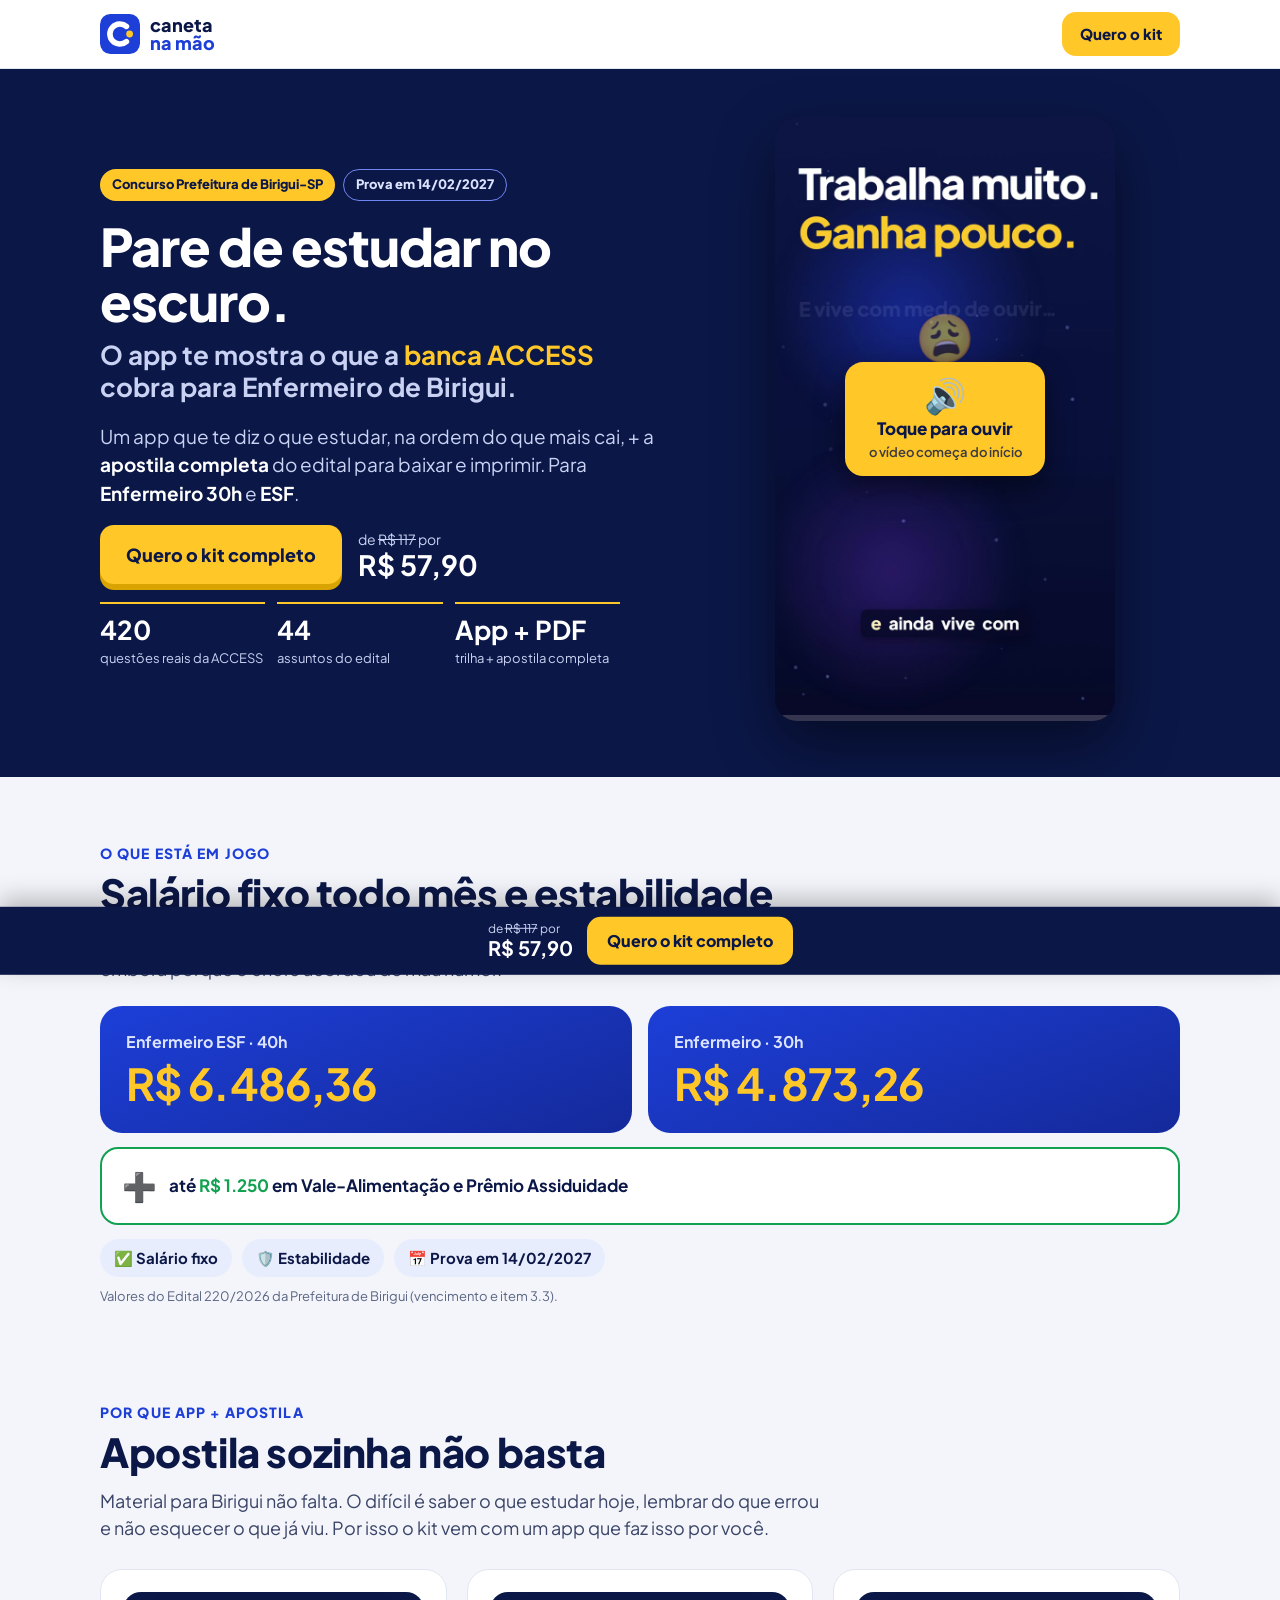
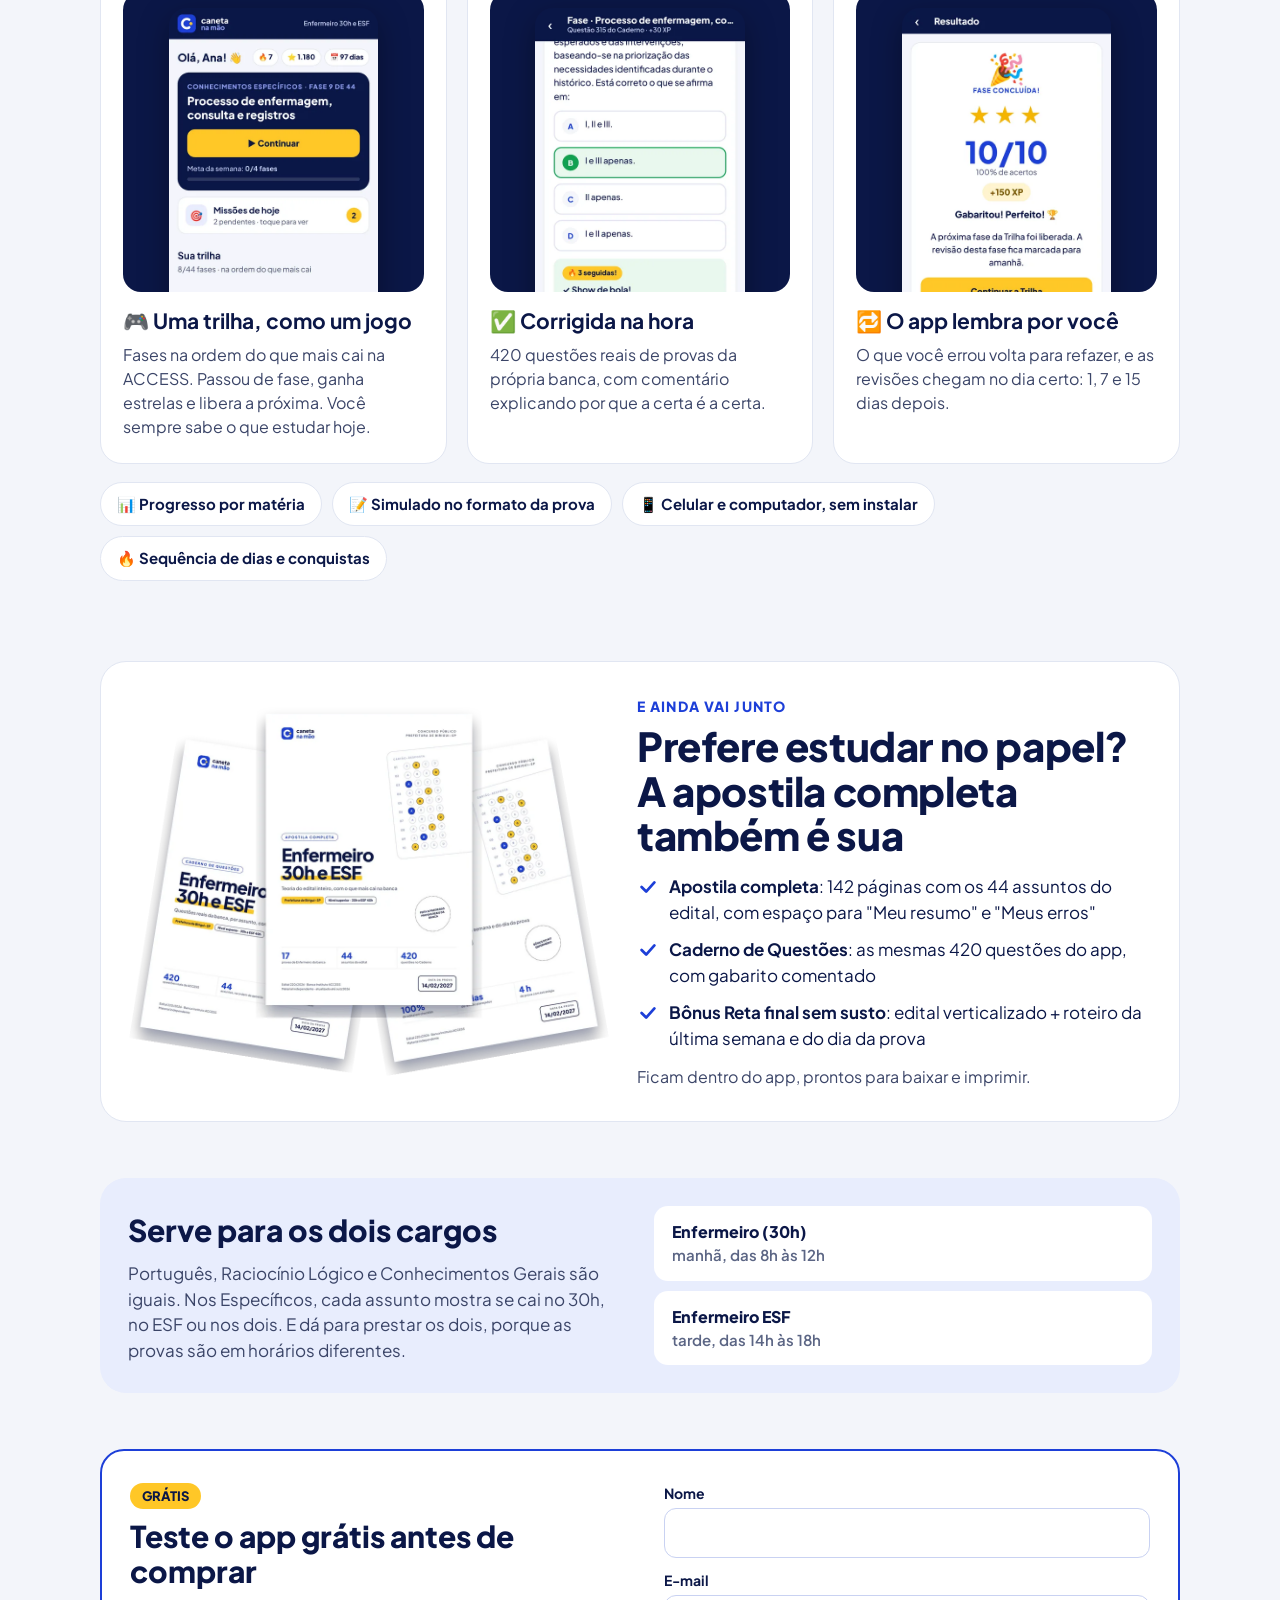
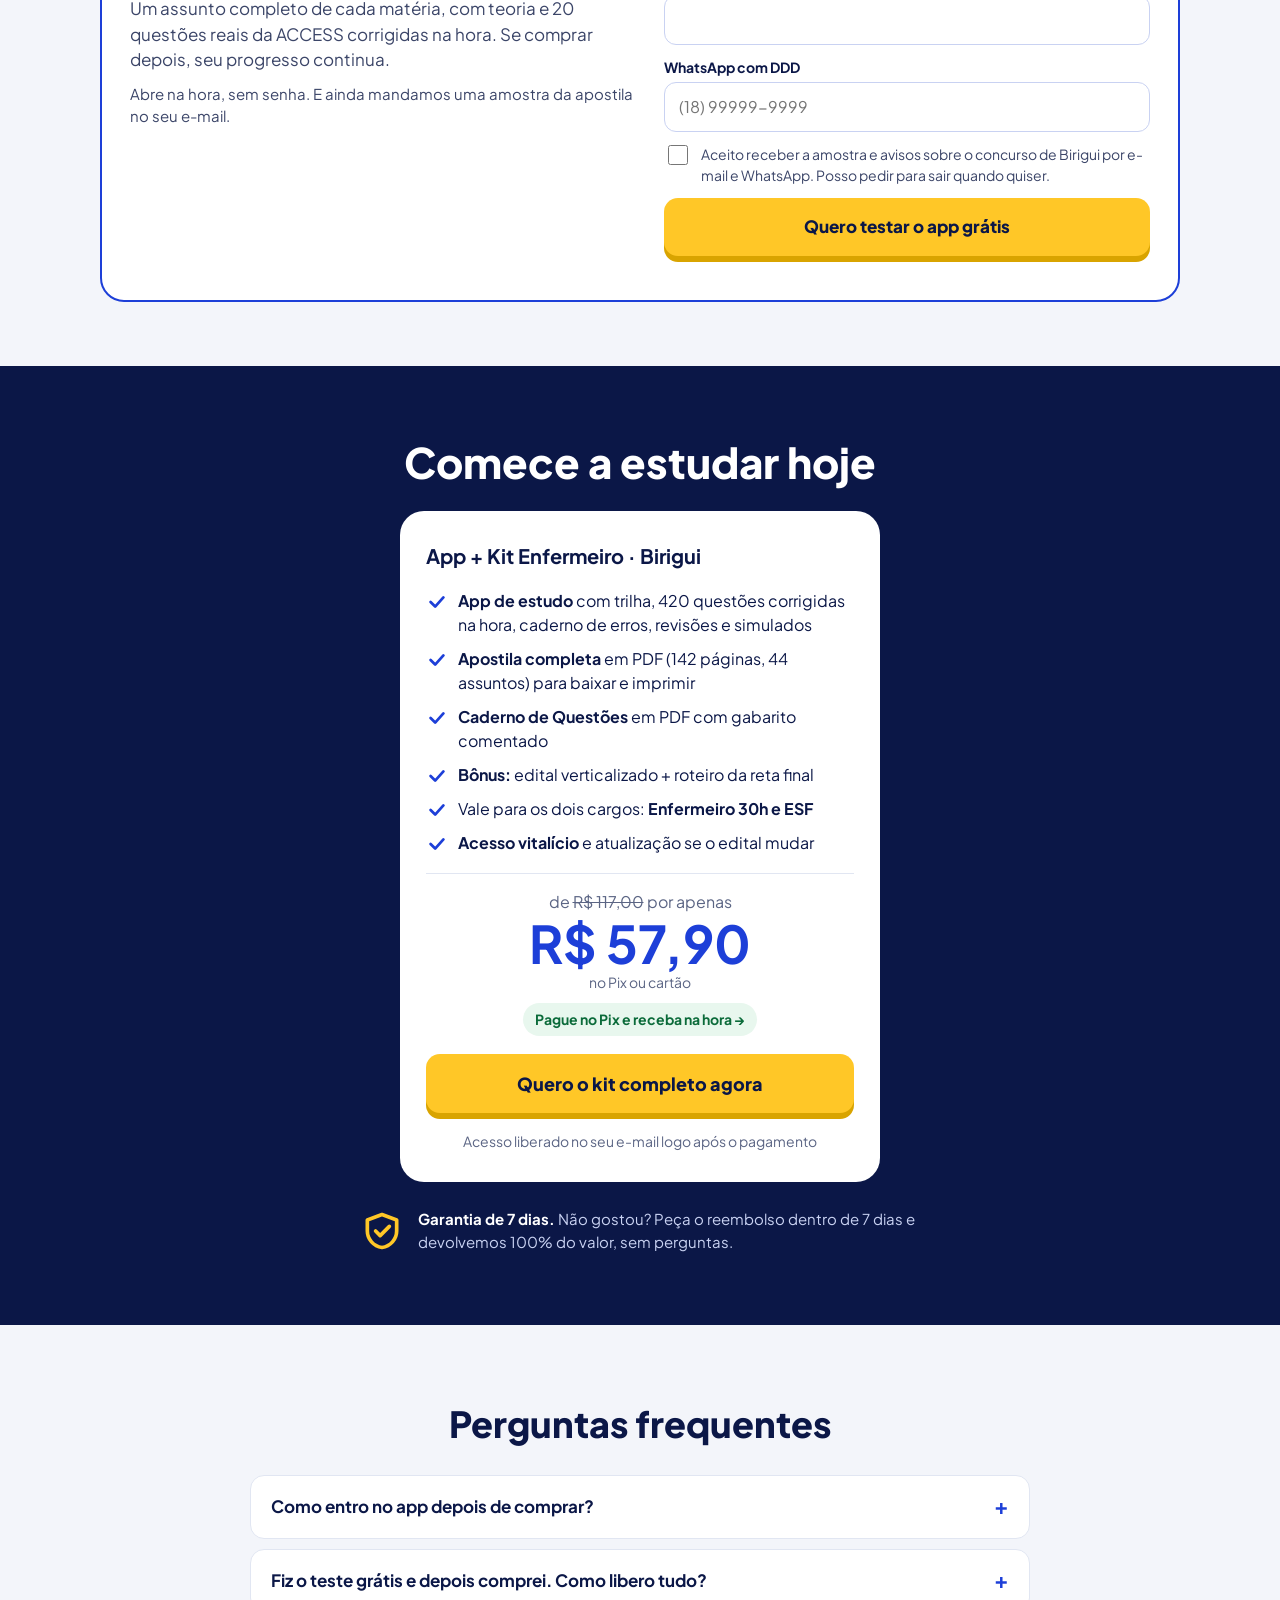
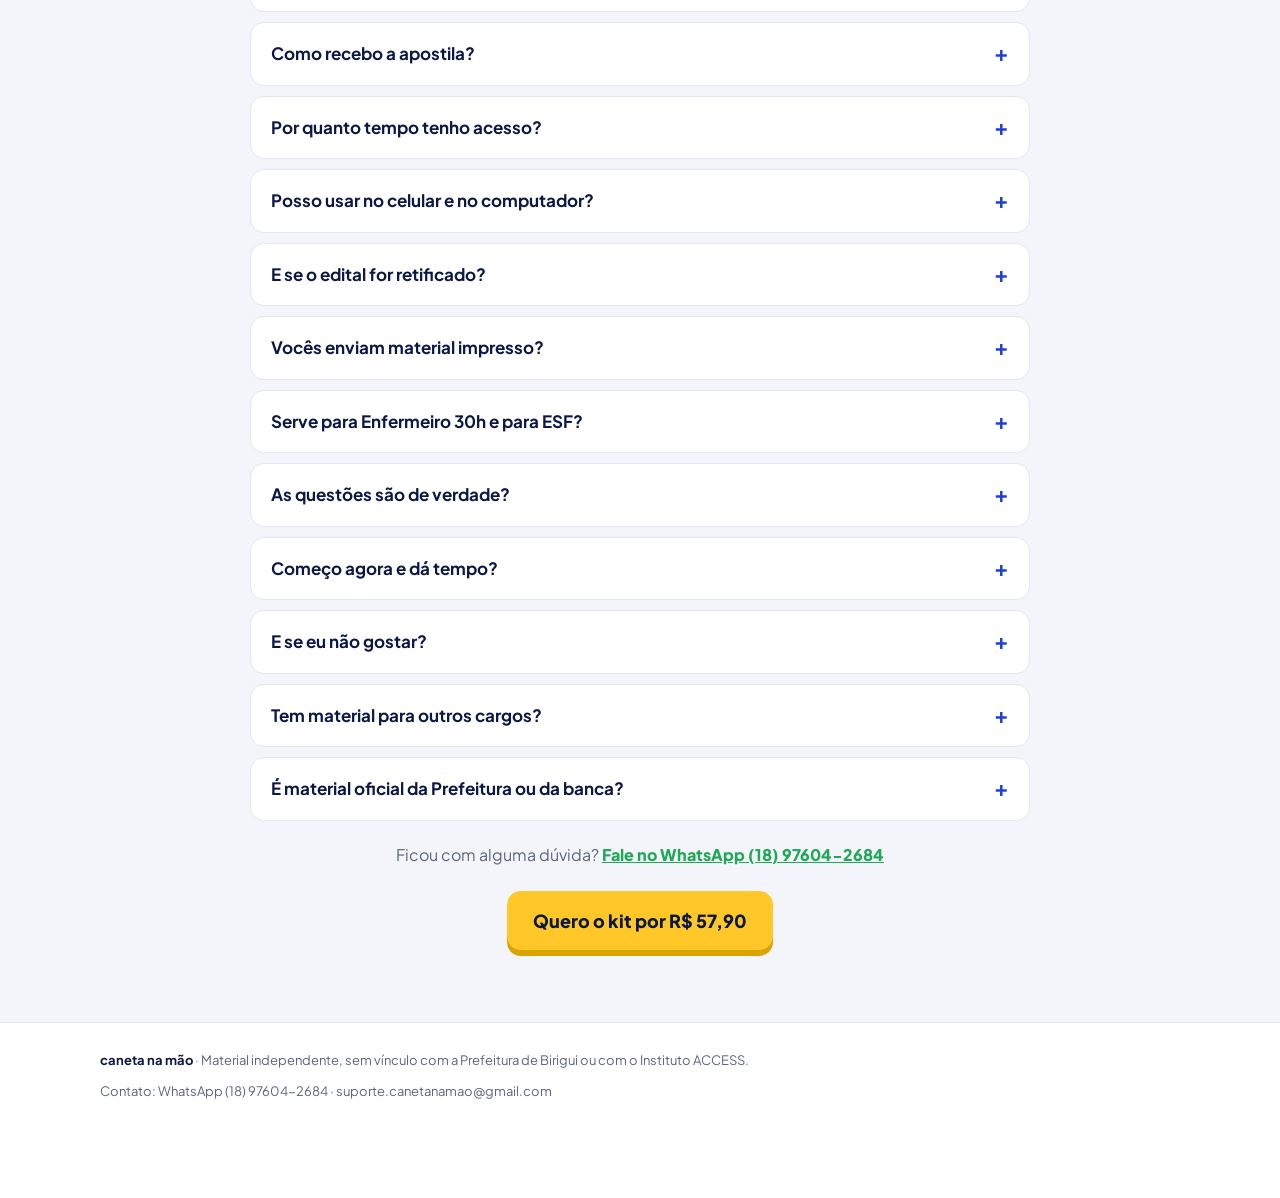
<file: enfermeiro/index.html>
<!doctype html>
<html lang="pt-BR">
<head>
<meta charset="utf-8">
<meta name="viewport" content="width=device-width, initial-scale=1">
<title>App + Apostila Enfermeiro · Concurso Birigui 2027 | Caneta na Mão</title>
<meta name="description" content="App de estudo com trilha e 420 questões reais da banca ACCESS + apostila completa do edital para Enfermeiro (30h e ESF) da Prefeitura de Birigui-SP. Teste grátis.">
<meta property="og:title" content="App + Kit Enfermeiro 30h e ESF · Concurso Birigui">
<meta property="og:description" content="Apostila + 420 questões reais da banca ACCESS com gabarito comentado + app de estudo. Teste grátis.">
<meta property="og:type" content="website">
<meta property="og:url" content="https://www.canetanamao.com.br/enfermeiro/">
<meta property="og:site_name" content="Caneta na Mão">
<meta property="og:locale" content="pt_BR">
<meta property="og:image" content="https://www.canetanamao.com.br/enfermeiro/img/og.jpg">
<meta property="og:image:width" content="1200">
<meta property="og:image:height" content="630">
<meta property="og:image:alt" content="Kit Enfermeiro 30h e ESF - Concurso Prefeitura de Birigui">
<meta name="twitter:card" content="summary_large_image">
<link rel="icon" href="data:image/svg+xml,%3Csvg xmlns=%22http://www.w3.org/2000/svg%22 viewBox=%220 0 100 100%22%3E%3Crect width=%22100%22 height=%22100%22 rx=%2226%22 fill=%22%231D3FD8%22/%3E%3Cpath d=%22M66 31 A 25 25 0 1 0 66 69%22 fill=%22none%22 stroke=%22white%22 stroke-width=%2214%22 stroke-linecap=%22round%22/%3E%3Ccircle cx=%2274%22 cy=%2250%22 r=%228.5%22 fill=%22%23FFC727%22/%3E%3C/svg%3E">
<link rel="preconnect" href="https://fonts.googleapis.com">
<link rel="preconnect" href="https://fonts.gstatic.com" crossorigin>
<link rel="preload" as="image" href="/enfermeiro/vsl.jpg" fetchpriority="high">
<link rel="preload" as="style" href="https://fonts.googleapis.com/css2?family=Plus+Jakarta+Sans:wght@400;500;600;700;800&amp;display=swap" onload="this.onload=null;this.rel='stylesheet'">
<noscript><link rel="stylesheet" href="https://fonts.googleapis.com/css2?family=Plus+Jakarta+Sans:wght@400;500;600;700;800&amp;display=swap"></noscript>
<style>
body{margin:0;background:#F3F5FA}
*{box-sizing:border-box}
a{color:#1D3FD8}
html{scroll-behavior:smooth}img{max-width:100%;height:auto}
.pg{font-family:'Plus Jakarta Sans',system-ui,sans-serif;color:#0B1747;line-height:1.5}
.w{max-width:1120px;margin:0 auto;padding:0 20px}
.cta{display:inline-flex;align-items:center;justify-content:center;background:#FFC727;color:#0B1747!important;font-weight:800;text-decoration:none;border-radius:14px;min-height:52px;padding:16px 26px;font-size:18px;box-shadow:0 6px 0 #d9a400}
.cta:hover{background:#FFD24D}
.eb{font-weight:800;color:#1D3FD8;font-size:14px;letter-spacing:.08em;text-transform:uppercase}
h2.t{margin:6px 0 12px;font-size:clamp(27px,3.6vw,40px);line-height:1.12;font-weight:800;letter-spacing:-.01em}
p.l{margin:0;font-size:18px;color:#3B4568;max-width:720px}
/* topo */
.top{background:#fff;border-bottom:1px solid #E1E6F2}
.top .w{display:flex;align-items:center;justify-content:space-between;gap:12px;padding-top:12px;padding-bottom:12px}
.brand{display:flex;align-items:center;gap:10px;font-weight:800;font-size:18px;line-height:1.02}
.brand span{display:flex;flex-direction:column}.brand span i{font-style:normal;color:#1D3FD8}
.top nav{display:flex;gap:6px;align-items:center}
.top nav a.s{color:#1D3FD8;font-weight:700;text-decoration:none;padding:12px 8px;font-size:15px}
.top nav .cta{min-height:44px;padding:10px 18px;font-size:15px;box-shadow:none}
/* hero */
.hero{background:#0B1747;color:#fff;overflow:hidden}
.hero-row{display:flex;flex-wrap:wrap;gap:40px;align-items:center;padding-top:48px;padding-bottom:56px}
.hero-l{flex:1 1 440px;min-width:0;display:flex;flex-direction:column;gap:18px}
.tags{display:flex;flex-wrap:wrap;gap:8px}
.tags span{background:#FFC727;color:#0B1747;font-weight:800;font-size:13px;padding:6px 12px;border-radius:999px}
.tags span.o{background:none;border:1.5px solid #6F86F0;color:#DCE3FF;padding:5px 12px}
.hero h1 .h1s{display:block;margin-top:10px;font-size:.5em;line-height:1.25;font-weight:700;letter-spacing:0;color:#C9D2F2}.hero h1 .h1s b{color:#FFC727}
.hero h1{margin:0;font-size:clamp(32px,4.6vw,52px);line-height:1.06;font-weight:800;letter-spacing:-.02em}
.hero h1 b{color:#FFC727}
.hero .sub{margin:0;font-size:19px;color:#C9D2F2;max-width:560px}.hero .sub b{color:#fff}
.buy{display:flex;flex-wrap:wrap;gap:16px;align-items:center}
.pr{display:flex;flex-direction:column;font-size:14px;color:#C9D2F2}.pr b{font-size:28px;color:#fff;line-height:1.1}
.tg{color:#FFC727;font-weight:700;font-size:16px;text-underline-offset:4px;align-self:flex-start}
.stats{display:grid;grid-template-columns:repeat(3,minmax(0,1fr));gap:12px;max-width:520px}
.stats div{border-top:2px solid #FFC727;padding-top:10px}.stats b{font-size:26px;display:block;line-height:1.2}.stats span{font-size:13px;color:#C9D2F2}
.hero-v{flex:1 1 340px;min-width:0;display:flex;justify-content:center}
.vslw{width:100%;max-width:340px;margin:0 auto}
.vsl{position:relative;width:100%;aspect-ratio:9/16;border-radius:22px;overflow:hidden;background:#060d2e;box-shadow:0 24px 60px rgba(0,0,0,.45);cursor:pointer;-webkit-tap-highlight-color:transparent}
.vsl video{position:absolute;inset:0;width:100%;height:100%;object-fit:cover;display:block}
.vsl-som{position:absolute;left:50%;top:50%;transform:translate(-50%,-50%);background:#FFC727;color:#0B1747;border:0;border-radius:18px;padding:16px 20px;font:800 17px/1.2 'Plus Jakarta Sans',system-ui,sans-serif;display:flex;flex-direction:column;align-items:center;gap:6px;box-shadow:0 12px 30px rgba(0,0,0,.45);animation:vslp 1.4s ease-in-out infinite;cursor:pointer;min-width:200px}
.vsl-som span{font-size:34px;line-height:1}.vsl-som small{font-weight:600;font-size:13px;opacity:.8}
@keyframes vslp{0%,100%{transform:translate(-50%,-50%) scale(1)}50%{transform:translate(-50%,-50%) scale(1.06)}}
.vsl-pause{position:absolute;inset:0;display:none;align-items:center;justify-content:center;background:rgba(6,13,46,.55)}
.vsl-pause b{width:84px;height:84px;border-radius:50%;background:#FFC727;color:#0B1747;font-size:34px;display:flex;align-items:center;justify-content:center;padding-left:6px}
.vsl.pausado .vsl-pause{display:flex}
.vsl-bar{position:absolute;left:0;right:0;bottom:0;height:6px;background:rgba(255,255,255,.18)}.vsl-bar i{display:block;height:100%;width:0;background:#FFC727}
.vsl-cta{display:none;margin-top:16px;text-align:center}.vsl-cta.on{display:block;animation:vsli .5s ease-out}
.vsl-cta .cta{width:100%}.vsl-cta small{display:block;margin-top:12px;color:#C9D2F2;font-size:14px}.vsl-cta small a{color:#FFC727;font-weight:700}
@keyframes vsli{from{opacity:0;transform:translateY(16px)}to{opacity:1;transform:none}}
/* salário */
.sal{padding-top:64px;padding-bottom:24px}
.salg{display:grid;grid-template-columns:repeat(auto-fit,minmax(260px,1fr));gap:16px;margin-top:24px}
.sc{background:linear-gradient(160deg,#1D3FD8,#14299a);color:#fff;border-radius:22px;padding:24px 26px}
.sc span{font-weight:700;color:#DCE3FF;font-size:16px}.sc b{display:block;font-size:clamp(34px,4vw,44px);color:#FFC727;letter-spacing:-.02em;line-height:1.15;margin-top:4px}
.bon{margin-top:14px;background:#fff;border:2px solid #12A150;border-radius:18px;padding:16px 20px;font-weight:700;font-size:17px;display:flex;gap:12px;align-items:center}
.bon b{color:#12A150}
.chips{display:flex;flex-wrap:wrap;gap:10px;margin-top:14px}
.chips span{background:#E8EDFD;border-radius:999px;padding:8px 14px;font-weight:700;font-size:15px}
.fn{margin-top:10px;font-size:13px;color:#5B6584}
/* app */
.app{padding-top:56px;padding-bottom:56px}
.appg{display:grid;grid-template-columns:repeat(auto-fit,minmax(250px,1fr));gap:20px;margin-top:28px}
.ac{background:#fff;border:1px solid #E1E6F2;border-radius:22px;padding:22px 22px 24px;display:flex;flex-direction:column;gap:10px}
.ac .ph{background:#0B1747;border-radius:18px;padding:16px 16px 0;height:300px;overflow:hidden;display:flex;justify-content:center}
.ac .ph img{width:78%;border-radius:18px 18px 0 0;box-shadow:0 10px 30px rgba(0,0,0,.35);align-self:flex-start}
.ac h3{margin:6px 0 0;font-size:21px;line-height:1.2}.ac p{margin:0;color:#3B4568;font-size:16px}
.mini{display:flex;flex-wrap:wrap;gap:10px;margin-top:18px}
.mini span{background:#fff;border:1px solid #E1E6F2;border-radius:999px;padding:10px 16px;font-weight:700;font-size:15px}
/* kit */
.kit{padding-top:24px;padding-bottom:56px}
.kitb{background:#fff;border:1px solid #E1E6F2;border-radius:26px;padding:32px 28px;display:flex;flex-wrap:wrap;gap:28px;align-items:center}
.kitb>img{flex:1 1 360px;min-width:0;max-width:480px;margin:0 auto}
.kitt{flex:1 1 380px;min-width:0}
ul.ck{list-style:none;margin:16px 0 0;padding:0;display:flex;flex-direction:column;gap:12px;font-size:17px}
ul.ck li{display:flex;gap:10px;align-items:flex-start}ul.ck svg{flex-shrink:0;margin-top:2px}
/* dois cargos */
.dois{padding-bottom:56px}
.doisb{background:#E8EDFD;border-radius:26px;padding:28px;display:flex;flex-wrap:wrap;gap:20px 28px;align-items:center}
.doisb>div{flex:1 1 380px;min-width:0}
.doisb h2{margin:0 0 8px;font-size:clamp(23px,2.8vw,30px);font-weight:800}
.doisb p{margin:0;color:#3B4568;font-size:17px}
.cg{display:flex;flex-direction:column;gap:10px;flex:1 1 300px}
.cg div{background:#fff;border-radius:14px;padding:14px 18px;font-weight:800}.cg div span{display:block;font-weight:600;color:#5B6584;font-size:15px}
/* oferta */
.of{background:#0B1747;color:#fff}
.of .w{padding-top:72px;padding-bottom:72px;display:flex;flex-direction:column;align-items:center;gap:26px}
.of h2{margin:0;text-align:center;font-size:clamp(28px,3.6vw,42px);line-height:1.12;font-weight:800}
.ob{background:#fff;color:#0B1747;border-radius:24px;padding:30px 26px;width:100%;max-width:480px;display:flex;flex-direction:column;gap:18px}
.ob>b{font-size:20px}
.ob ul.ck{margin:0;font-size:16px;gap:10px}
.pz{border-top:1px solid #E1E6F2;padding-top:16px;display:flex;flex-direction:column;align-items:center;gap:2px}
.pz span{color:#5B6584}.pz b{font-size:52px;line-height:1.05;color:#1D3FD8}
.pix{background:#E8F7EE;color:#0B6B3A!important;font-weight:700;font-size:14px;padding:6px 12px;border-radius:999px;margin-top:8px;text-decoration:none}
.gar{display:flex;gap:14px;align-items:center;max-width:560px;color:#C9D2F2;font-size:15px}.gar b{color:#fff}
/* faq */
.faq{max-width:820px;margin:0 auto;padding:72px 20px}
.faq h2{margin:0 0 24px;font-size:clamp(26px,3.4vw,36px);font-weight:800;text-align:center}
.fql{display:flex;flex-direction:column;gap:10px}
.fq{background:#fff;border:1px solid #E1E6F2;border-radius:14px;padding:18px 20px}
.fq summary{cursor:pointer;list-style:none;font-weight:700;font-size:17px;display:flex;justify-content:space-between;gap:12px}
.fq summary::-webkit-details-marker{display:none}
.fq .plus{color:#1D3FD8;font-size:22px;line-height:1;transition:transform .2s}.fq[open] .plus{transform:rotate(45deg)}
.fq p{margin:10px 0 0;color:#3B4568}
.rod{border-top:1px solid #E1E6F2;background:#fff}
.rod .w{padding-top:28px;padding-bottom:96px;display:flex;flex-wrap:wrap;gap:12px;justify-content:space-between;font-size:13px;color:#5B6584}
/* barra fixa */
.bar{position:fixed;left:0;right:0;bottom:0;z-index:40;background:#0B1747;color:#fff;padding:10px 16px calc(10px + env(safe-area-inset-bottom));display:flex;align-items:center;justify-content:center;gap:14px;box-shadow:0 -8px 24px rgba(0,0,0,.25);transform:translateY(110%);transition:transform .3s}
.bar.on{transform:none}
.bar .p{display:flex;flex-direction:column;font-size:12px;color:#C9D2F2;line-height:1.2}.bar .p b{font-size:20px;color:#fff}
.bar .cta{min-height:48px;padding:12px 20px;font-size:16px;box-shadow:none}
@media (max-width:860px){
 .hero-row{flex-direction:column;align-items:stretch;gap:20px;padding-top:28px}
 .hero-l{display:contents}
 .hero-l>*{order:4}.hero-l>.tags{order:1}.hero-l>h1{order:2}
 .hero-v{order:3;flex:none;width:100%}
 .top .brand span{font-size:16px}
 .stats b{font-size:21px}
}
</style>
<!-- Meta Pixel + Microsoft Clarity -->
<script>
!function(f,b,e,v,n,t,s){if(f.fbq)return;n=f.fbq=function(){n.callMethod?n.callMethod.apply(n,arguments):n.queue.push(arguments)};if(!f._fbq)f._fbq=n;n.push=n;n.loaded=!0;n.version='2.0';n.queue=[];t=b.createElement(e);t.async=!0;t.src=v;s=b.getElementsByTagName(e)[0];s.parentNode.insertBefore(t,s)}(window,document,'script','https://connect.facebook.net/en_US/fbevents.js');
fbq('init','1108989760824933');fbq('track','PageView');fbq('track','ViewContent',{content_name:'Enfermeiro',content_category:'Kit concurso Birigui',value:57.90,currency:'BRL'});
(function(c,l,a,r,i,t,y){c[a]=c[a]||function(){(c[a].q=c[a].q||[]).push(arguments)};t=l.createElement(r);t.async=1;t.src="https://www.clarity.ms/tag/"+i;y=l.getElementsByTagName(r)[0];y.parentNode.insertBefore(t,y)})(window,document,"clarity","script","z8wncffs0r");
clarity('set','cargo','Enfermeiro');
</script>
<noscript><img height="1" width="1" style="display:none" src="https://www.facebook.com/tr?id=1108989760824933&ev=PageView&noscript=1"/></noscript>
</head>
<body>
<div class="pg">
<!-- TOPO -->
<div class="top"><div class="w"><div class="brand"><svg viewBox="0 0 100 100" width="40" height="40" aria-hidden="true"><rect width="100" height="100" rx="26" fill="#1D3FD8"></rect><path d="M66 31 A 25 25 0 1 0 66 69" fill="none" stroke="#fff" stroke-width="14" stroke-linecap="round"></path><circle cx="74" cy="50" r="8.5" fill="#FFC727"></circle></svg><span>caneta<i>na mão</i></span></div>
<nav><a href="#oferta" class="cta">Quero o kit</a></nav></div></div>
<!-- HERO + VSL -->
<div class="hero"><div class="w hero-row">
<div class="hero-l">
<div class="tags"><span>Concurso Prefeitura de Birigui-SP</span><span class="o">Prova em 14/02/2027</span></div>
<h1>Pare de estudar no escuro.<span class="h1s">O app te mostra o que a <b>banca ACCESS</b> cobra para Enfermeiro de Birigui.</span></h1>
<p class="sub">Um app que te diz o que estudar, na ordem do que mais cai, + a <b>apostila completa</b> do edital para baixar e imprimir. Para <b>Enfermeiro 30h</b> e <b>ESF</b>.</p>
<div class="buy"><a href="#oferta" class="cta">Quero o kit completo</a><div class="pr"><span>de <s>R$ 117</s> por</span><b>R$ 57,90</b></div></div>
<div class="stats"><div><b>420</b><span>questões reais da ACCESS</span></div><div><b>44</b><span>assuntos do edital</span></div><div><b>App + PDF</b><span>trilha + apostila completa</span></div></div>
</div>
<div class="hero-v"><div class="vslw">
<div class="vsl" id="vsl"><video id="vslv" src="/enfermeiro/vsl.mp4" poster="/enfermeiro/vsl.jpg" muted playsinline preload="none"></video>
<button class="vsl-som" id="vsls" type="button"><span>🔊</span>Toque para ouvir<small>o vídeo começa do início</small></button>
<div class="vsl-pause"><b>▶</b></div><div class="vsl-bar"><i id="vslb"></i></div></div>
<div class="vsl-cta" id="vslc"><a href="#oferta" class="cta">Quero o kit completo ›</a><small>🔒 Garantia de 7 dias: se não gostar, devolvemos 100%</small></div>
</div></div>
</div></div>
<!-- SALÁRIO -->
<div class="w sal">
<span class="eb">O que está em jogo</span>
<h2 class="t">Salário fixo todo mês e estabilidade</h2>
<p class="l">É isso que muda quando você passa num concurso público: ninguém te manda embora porque o chefe acordou de mau humor.</p>
<div class="salg"><div class="sc"><span>Enfermeiro ESF · 40h</span><b>R$ 6.486,36</b></div><div class="sc"><span>Enfermeiro · 30h</span><b>R$ 4.873,26</b></div></div>
<div class="bon"><span style="font-size:28px">➕</span><span>até <b>R$ 1.250</b> em Vale-Alimentação e Prêmio Assiduidade</span></div>
<div class="chips"><span>✅ Salário fixo</span><span>🛡️ Estabilidade</span><span>📅 Prova em 14/02/2027</span></div>
<p class="fn">Valores do Edital 220/2026 da Prefeitura de Birigui (vencimento e item 3.3).</p>
</div>
<!-- APP -->
<div class="w app">
<span class="eb">Por que app + apostila</span>
<h2 class="t">Apostila sozinha não basta</h2>
<p class="l">Material para Birigui não falta. O difícil é saber o que estudar hoje, lembrar do que errou e não esquecer o que já viu. Por isso o kit vem com um app que faz isso por você.</p>
<div class="appg">
<div class="ac"><div class="ph"><img loading="lazy" width="480" height="1038" src="/enfermeiro/img/app-trilha.webp" alt="Trilha de estudo do app"></div><h3>🎮 Uma trilha, como um jogo</h3><p>Fases na ordem do que mais cai na ACCESS. Passou de fase, ganha estrelas e libera a próxima. Você sempre sabe o que estudar hoje.</p></div>
<div class="ac"><div class="ph"><img loading="lazy" width="480" height="1038" src="/enfermeiro/img/app-acerto.webp" alt="Questão corrigida no app"></div><h3>✅ Corrigida na hora</h3><p>420 questões reais de provas da própria banca, com comentário explicando por que a certa é a certa.</p></div>
<div class="ac"><div class="ph"><img loading="lazy" width="480" height="1038" src="/enfermeiro/img/app-fase.webp" alt="Fase concluída no app"></div><h3>🔁 O app lembra por você</h3><p>O que você errou volta para refazer, e as revisões chegam no dia certo: 1, 7 e 15 dias depois.</p></div>
</div>
<div class="mini"><span>📊 Progresso por matéria</span><span>📝 Simulado no formato da prova</span><span>📱 Celular e computador, sem instalar</span><span>🔥 Sequência de dias e conquistas</span></div>
</div>
<!-- KIT -->
<div class="w kit"><div class="kitb">
<img loading="lazy" width="1000" height="770" src="/enfermeiro/img/kit.webp" alt="Apostila completa, caderno de questões e bônus">
<div class="kitt">
<span class="eb">E ainda vai junto</span>
<h2 class="t">Prefere estudar no papel? A apostila completa também é sua</h2>
<ul class="ck">
<li><svg width="22" height="22" viewBox="0 0 24 24" fill="none" stroke="#1D3FD8" stroke-width="3" stroke-linecap="round" stroke-linejoin="round" aria-hidden="true"><path d="M5 12l5 5L19 7"></path></svg><span><b>Apostila completa</b>: 142 páginas com os 44 assuntos do edital, com espaço para "Meu resumo" e "Meus erros"</span></li>
<li><svg width="22" height="22" viewBox="0 0 24 24" fill="none" stroke="#1D3FD8" stroke-width="3" stroke-linecap="round" stroke-linejoin="round" aria-hidden="true"><path d="M5 12l5 5L19 7"></path></svg><span><b>Caderno de Questões</b>: as mesmas 420 questões do app, com gabarito comentado</span></li>
<li><svg width="22" height="22" viewBox="0 0 24 24" fill="none" stroke="#1D3FD8" stroke-width="3" stroke-linecap="round" stroke-linejoin="round" aria-hidden="true"><path d="M5 12l5 5L19 7"></path></svg><span><b>Bônus Reta final sem susto</b>: edital verticalizado + roteiro da última semana e do dia da prova</span></li>
</ul>
<p class="l" style="margin-top:14px;font-size:16px">Ficam dentro do app, prontos para baixar e imprimir.</p>
</div></div></div>
<!-- DOIS CARGOS -->
<div class="w dois"><div class="doisb">
<div><h2>Serve para os dois cargos</h2><p>Português, Raciocínio Lógico e Conhecimentos Gerais são iguais. Nos Específicos, cada assunto mostra se cai no 30h, no ESF ou nos dois. E dá para prestar os dois, porque as provas são em horários diferentes.</p></div>
<div class="cg"><div>Enfermeiro (30h)<span>manhã, das 8h às 12h</span></div><div>Enfermeiro ESF<span>tarde, das 14h às 18h</span></div></div>
</div></div>
<!-- AMOSTRA -->
<div id="amostra" style="max-width: 1120px; margin: 0 auto; padding: 0 20px 64px">
<div style="background: #FFFFFF; border: 2px solid #1D3FD8; border-radius: 24px; padding: 32px 28px; display: flex; flex-wrap: wrap; gap: 28px; align-items: flex-start">
<div style="flex: 1 1 360px; min-width: 0">
<span style="background: #FFC727; font-weight: 800; font-size: 13px; padding: 5px 12px; border-radius: 999px">GRÁTIS</span>
<h2 style="margin: 12px 0 8px; font-size: clamp(22px, 2.8vw, 30px); font-weight: 800; line-height: 1.15">Teste o app grátis antes de comprar</h2>
<p style="margin: 0 0 10px; color: #3B4568; font-size: 17px">Um assunto completo de cada matéria, com teoria e 20 questões reais da ACCESS corrigidas na hora. Se comprar depois, seu progresso continua.</p>
<p style="margin: 0; color: #3B4568; font-size: 15px">Abre na hora, sem senha. E ainda mandamos uma amostra da apostila no seu e-mail.</p>
</div>
<form class="form-amostra" style="flex: 1 1 340px; min-width: 0; display: flex; flex-direction: column; gap: 12px" novalidate>
<label style="display: flex; flex-direction: column; gap: 4px; font-weight: 700; font-size: 14px">Nome<input name="nome" required autocomplete="name" style="font: inherit; font-weight: 400; font-size: 16px; padding: 12px 14px; border: 1.5px solid #C9D2F2; border-radius: 12px"></label>
<label style="display: flex; flex-direction: column; gap: 4px; font-weight: 700; font-size: 14px">E-mail<input name="email" type="email" required autocomplete="email" style="font: inherit; font-weight: 400; font-size: 16px; padding: 12px 14px; border: 1.5px solid #C9D2F2; border-radius: 12px"></label>
<label style="display: flex; flex-direction: column; gap: 4px; font-weight: 700; font-size: 14px">WhatsApp com DDD<input name="whatsapp" type="tel" required inputmode="tel" autocomplete="tel" placeholder="(18) 99999-9999" style="font: inherit; font-weight: 400; font-size: 16px; padding: 12px 14px; border: 1.5px solid #C9D2F2; border-radius: 12px"></label>
<input name="site" tabindex="-1" autocomplete="off" aria-hidden="true" style="position: absolute; left: -9999px; width: 1px; height: 1px">
<label style="display: flex; gap: 10px; align-items: flex-start; font-size: 14px; color: #3B4568"><input name="aceite" type="checkbox" required style="width: 20px; height: 20px; margin-top: 1px; flex-shrink: 0">Aceito receber a amostra e avisos sobre o concurso de Birigui por e-mail e WhatsApp. Posso pedir para sair quando quiser.</label>
<button type="submit" class="cta" style="background: #FFC727; color: #0B1747; font: inherit; font-weight: 800; font-size: 17px; border: 0; padding: 16px 22px; border-radius: 14px; min-height: 48px; cursor: pointer">Quero testar o app grátis</button>
<p class="amostra-msg" role="status" style="margin: 0; font-size: 15px; color: #B42318"></p>
</form>
<div class="amostra-ok" hidden style="flex: 1 1 340px; min-width: 0; background: #E8EDFD; border-radius: 16px; padding: 24px; flex-direction: column; gap: 12px">
<b style="font-size: 20px">Pronto! Seu teste grátis do app está liberado.</b>
<span style="color: #3B4568">Se o app não abriu sozinho, toque no botão abaixo.</span>
<a href="/app/?teste=enf" style="background: #1D3FD8; color: #FFFFFF; font-weight: 800; text-decoration: none; padding: 14px 22px; border-radius: 14px; text-align: center">Abrir o app agora</a>
<a href="/enfermeiro/amostra-gratis-enfermeiro.pdf" target="_blank" rel="noopener" style="color: #1D3FD8; font-weight: 700; text-align: center; font-size: 15px">ou baixar a amostra em PDF</a>
</div>
</div>
</div>
<div id="pop" hidden role="dialog" aria-modal="true" aria-labelledby="pop-t" style="position: fixed; inset: 0; background: rgba(11,23,71,.6); z-index: 50; align-items: center; justify-content: center; padding: 16px">
<div style="background: #FFFFFF; border-radius: 20px; width: 100%; max-width: 440px; max-height: calc(100vh - 32px); overflow-y: auto; padding: 24px; box-sizing: border-box; position: relative">
<button type="button" id="pop-x" aria-label="Fechar" style="position: absolute; top: 8px; right: 8px; width: 44px; height: 44px; border: 0; background: transparent; font-size: 28px; line-height: 1; color: #5B6584; cursor: pointer">&times;</button>
<span style="background: #FFC727; font-weight: 800; font-size: 13px; padding: 5px 12px; border-radius: 999px">GRÁTIS</span>
<h2 id="pop-t" style="margin: 12px 0 6px; font-size: 24px; font-weight: 800; line-height: 1.15">Antes de ir: quer testar o app grátis?</h2>
<p style="margin: 0 0 16px; color: #3B4568">Um assunto completo de cada matéria + 20 questões reais da banca ACCESS corrigidas na hora.</p>
<form class="form-amostra" style="display: flex; flex-direction: column; gap: 12px" novalidate>
<label style="display: flex; flex-direction: column; gap: 4px; font-weight: 700; font-size: 14px">Nome<input name="nome" required autocomplete="name" style="font: inherit; font-weight: 400; font-size: 16px; padding: 12px 14px; border: 1.5px solid #C9D2F2; border-radius: 12px"></label>
<label style="display: flex; flex-direction: column; gap: 4px; font-weight: 700; font-size: 14px">E-mail<input name="email" type="email" required autocomplete="email" style="font: inherit; font-weight: 400; font-size: 16px; padding: 12px 14px; border: 1.5px solid #C9D2F2; border-radius: 12px"></label>
<label style="display: flex; flex-direction: column; gap: 4px; font-weight: 700; font-size: 14px">WhatsApp com DDD<input name="whatsapp" type="tel" required inputmode="tel" autocomplete="tel" placeholder="(18) 99999-9999" style="font: inherit; font-weight: 400; font-size: 16px; padding: 12px 14px; border: 1.5px solid #C9D2F2; border-radius: 12px"></label>
<input name="site" tabindex="-1" autocomplete="off" aria-hidden="true" style="position: absolute; left: -9999px; width: 1px; height: 1px">
<label style="display: flex; gap: 10px; align-items: flex-start; font-size: 14px; color: #3B4568"><input name="aceite" type="checkbox" required style="width: 20px; height: 20px; margin-top: 1px; flex-shrink: 0">Aceito receber a amostra e avisos sobre o concurso de Birigui por e-mail e WhatsApp. Posso pedir para sair quando quiser.</label>
<button type="submit" class="cta" style="background: #FFC727; color: #0B1747; font: inherit; font-weight: 800; font-size: 17px; border: 0; padding: 16px 22px; border-radius: 14px; min-height: 48px; cursor: pointer">Quero testar o app grátis</button>
<p class="amostra-msg" role="status" style="margin: 0; font-size: 15px; color: #B42318"></p>
<button type="button" class="pop-nao" style="background: transparent; border: 0; color: #5B6584; font: inherit; font-size: 14px; text-decoration: underline; cursor: pointer; min-height: 44px">Agora não, quero ver o preço</button>
</form>
<div class="amostra-ok" hidden style="background: #E8EDFD; border-radius: 16px; padding: 20px; flex-direction: column; gap: 12px">
<b style="font-size: 20px">Pronto! Seu teste grátis do app está liberado.</b>
<span style="color: #3B4568">Se o app não abriu sozinho, toque no botão abaixo.</span>
<a href="/app/?teste=enf" style="background: #1D3FD8; color: #FFFFFF; font-weight: 800; text-decoration: none; padding: 14px 22px; border-radius: 14px; text-align: center">Abrir o app agora</a>
<a href="/enfermeiro/amostra-gratis-enfermeiro.pdf" target="_blank" rel="noopener" style="color: #1D3FD8; font-weight: 700; text-align: center; font-size: 15px">ou baixar a amostra em PDF</a>
</div>
</div>
</div>
<script>
function sugereEmail(e){  e=(e||"").trim().toLowerCase(); var m=e.match(/^([^@\s]+)@([^@\s]+)$/); if(!m) return "";  var u=m[1], d=m[2];  var OK=["gmail.com","hotmail.com","hotmail.com.br","outlook.com","outlook.com.br","live.com","yahoo.com","yahoo.com.br","icloud.com","bol.com.br","uol.com.br","terra.com.br","msn.com"];  if(OK.indexOf(d)>=0) return "";  var FIX={"gmail.com.br":"gmail.com","gmail.br":"gmail.com","gmail":"gmail.com","hotmail":"hotmail.com","hotmail.br":"hotmail.com","outlook":"outlook.com","yahoo":"yahoo.com.br","icloud":"icloud.com","icloud.com.br":"icloud.com"};  if(FIX[d]) return u+"@"+FIX[d];  function lev(a,b){var p=[],i,j;for(j=0;j<=b.length;j++)p[j]=j;for(i=1;i<=a.length;i++){var q=[i];for(j=1;j<=b.length;j++)q[j]=Math.min(p[j]+1,q[j-1]+1,p[j-1]+(a[i-1]==b[j-1]?0:1));p=q;}return p[b.length];}  var best="",bd=9;  OK.forEach(function(k){var x=lev(d,k);if(x<bd){bd=x;best=k;}});  if(bd>0&&bd<=2) return u+"@"+best;  return "";}
(function(){
  function ls(k,v){try{if(v===undefined)return localStorage.getItem(k);localStorage.setItem(k,v);}catch(e){return null;}}
  function ss(k,v){try{if(v===undefined)return sessionStorage.getItem(k);sessionStorage.setItem(k,v);}catch(e){return null;}}
  var pop=document.getElementById('pop');
  function fecha(){pop.style.display='none';}
  function abre(){ if(window.__vslAtivo||ls('cnm_lead')||ss('cnm_pop'))return; ss('cnm_pop','1'); pop.hidden=false; pop.style.display='flex'; }
  document.getElementById('pop-x').onclick=fecha;
  pop.querySelector('.pop-nao').onclick=fecha;
  pop.addEventListener('click',function(e){if(e.target===pop)fecha();});
  document.addEventListener('keydown',function(e){if(e.key==='Escape'&&pop.style.display==='flex')fecha();});
  setTimeout(abre,60000);
  document.addEventListener('mouseout',function(e){ if(!e.relatedTarget&&e.clientY<=0) abre(); });
  document.querySelectorAll('.form-amostra').forEach(function(f){
    var msg=f.querySelector('.amostra-msg'), ok=f.parentNode.querySelector('.amostra-ok'), b=f.querySelector('button[type=submit]');
    f.addEventListener('submit', function(ev){
      ev.preventDefault();
      var d={nome:f.nome.value.trim(), email:f.email.value.trim(), whatsapp:f.whatsapp.value, aceite:f.aceite.checked, site:f.site.value, cargo:'enf'};
      if(!d.nome){msg.textContent='Digite seu nome.';return;}
      if(!/^[^@\s]+@[^@\s]+\.[^@\s]+$/.test(d.email)){msg.textContent='Confira seu e-mail.';return;}var sg=sugereEmail(d.email);if(sg&&f.dataset.ok!==d.email){msg.innerHTML='Seu e-mail parece ter um erro. Você quis dizer <b>'+sg+'</b>? <a href="#" class="sg-sim" style="color:#1D3FD8;font-weight:700">Sim, corrigir</a> · <a href="#" class="sg-nao" style="color:#5B6584">Não, está certo</a>';msg.querySelector('.sg-sim').onclick=function(x){x.preventDefault();f.email.value=sg;msg.textContent='';};msg.querySelector('.sg-nao').onclick=function(x){x.preventDefault();f.dataset.ok=d.email;msg.textContent='';};return;}
      if(d.whatsapp.replace(/\D/g,'').length<10){msg.textContent='Confira seu WhatsApp com DDD.';return;}
      if(!d.aceite){msg.textContent='Marque a caixinha de aceite para receber a amostra.';return;}
      msg.textContent=''; b.disabled=true; b.textContent='⏳ Abrindo o app...';
      try{fbq('track','Lead',{content_name:'teste gratis'})}catch(x){} try{clarity('event','teste_gratis')}catch(x){}
      ls('cnm_lead','1'); ls('cnm_guest','enf'); ls('cnm_cargo','enf'); if(!ls('cnm_nome')) ls('cnm_nome', d.nome);
      try{ fetch('https://entrega-caneta.vercel.app/api/lead',{method:'POST',keepalive:true,headers:{'Content-Type':'application/json'},body:JSON.stringify(d)}).catch(function(){}); }catch(x){}
      var abre=function(){ f.style.display='none'; ok.hidden=false; ok.style.display='flex'; location.href='/app/?teste=enf&n='+encodeURIComponent(d.nome.split(' ')[0]); };
      setTimeout(abre, 700);
    });
  });
})();
</script>

<!-- OFERTA -->
<div id="oferta" class="of"><div class="w">
<h2>Comece a estudar hoje</h2>
<div class="ob"><b>App + Kit Enfermeiro · Birigui</b>
<ul class="ck">
<li><svg width="22" height="22" viewBox="0 0 24 24" fill="none" stroke="#1D3FD8" stroke-width="3" stroke-linecap="round" stroke-linejoin="round" aria-hidden="true"><path d="M5 12l5 5L19 7"></path></svg><span><b>App de estudo</b> com trilha, 420 questões corrigidas na hora, caderno de erros, revisões e simulados</span></li>
<li><svg width="22" height="22" viewBox="0 0 24 24" fill="none" stroke="#1D3FD8" stroke-width="3" stroke-linecap="round" stroke-linejoin="round" aria-hidden="true"><path d="M5 12l5 5L19 7"></path></svg><span><b>Apostila completa</b> em PDF (142 páginas, 44 assuntos) para baixar e imprimir</span></li>
<li><svg width="22" height="22" viewBox="0 0 24 24" fill="none" stroke="#1D3FD8" stroke-width="3" stroke-linecap="round" stroke-linejoin="round" aria-hidden="true"><path d="M5 12l5 5L19 7"></path></svg><span><b>Caderno de Questões</b> em PDF com gabarito comentado</span></li>
<li><svg width="22" height="22" viewBox="0 0 24 24" fill="none" stroke="#1D3FD8" stroke-width="3" stroke-linecap="round" stroke-linejoin="round" aria-hidden="true"><path d="M5 12l5 5L19 7"></path></svg><span><b>Bônus:</b> edital verticalizado + roteiro da reta final</span></li>
<li><svg width="22" height="22" viewBox="0 0 24 24" fill="none" stroke="#1D3FD8" stroke-width="3" stroke-linecap="round" stroke-linejoin="round" aria-hidden="true"><path d="M5 12l5 5L19 7"></path></svg><span>Vale para os dois cargos: <b>Enfermeiro 30h e ESF</b></span></li>
<li><svg width="22" height="22" viewBox="0 0 24 24" fill="none" stroke="#1D3FD8" stroke-width="3" stroke-linecap="round" stroke-linejoin="round" aria-hidden="true"><path d="M5 12l5 5L19 7"></path></svg><span><b>Acesso vitalício</b> e atualização se o edital mudar</span></li>
</ul>
<div class="pz"><span>de <s>R$ 117,00</s> por apenas</span><b>R$ 57,90</b><span style="font-size:14px">no Pix ou cartão</span><a class="pix" href="https://lastlink.com/p/C7BF13ADA/checkout-payment/">Pague no Pix e receba na hora →</a></div>
<a href="https://lastlink.com/p/C7BF13ADA/checkout-payment/" class="cta" style="width:100%">Quero o kit completo agora</a>
<span style="text-align:center;font-size:14px;color:#5B6584">Acesso liberado no seu e-mail logo após o pagamento</span>
</div>
<div class="gar"><svg width="44" height="44" viewBox="0 0 24 24" fill="none" stroke="#FFC727" stroke-width="2" stroke-linecap="round" stroke-linejoin="round" aria-hidden="true" style="flex-shrink:0"><path d="M12 3l8 3v6c0 4.5-3.4 8.3-8 9-4.6-.7-8-4.5-8-9V6l8-3z"></path><path d="M8.5 12l2.5 2.5L16 9.5"></path></svg>
<span><b>Garantia de 7 dias.</b> Não gostou? Peça o reembolso dentro de 7 dias e devolvemos 100% do valor, sem perguntas.</span></div>
</div></div>
<!-- FAQ -->
<div class="faq"><h2>Perguntas frequentes</h2><div class="fql">
<details class="fq"><summary>Como entro no app depois de comprar?<span class="plus">+</span></summary><p>Abra o app em <b>canetanamao.com.br/app</b> e entre com o <b>CPF que você usou na compra</b>. No primeiro acesso você cria uma senha. Você também recebe o link por e-mail. Funciona no navegador do celular e do computador, sem instalar nada.</p></details>
<details class="fq"><summary>Fiz o teste grátis e depois comprei. Como libero tudo?<span class="plus">+</span></summary><p>No app, toque em <b>Já comprei? Entrar</b> (na barra de baixo) ou vá em <b>Perfil → Entrar com meu CPF</b>. Digite o CPF da compra e pronto: o kit completo abre e o que você fez no teste continua salvo.</p></details>
<details class="fq"><summary>Como recebo a apostila?<span class="plus">+</span></summary><p>A apostila, o caderno de questões e o bônus ficam dentro do app, prontos para ver, baixar e imprimir: no app, toque em <b>Perfil → Meus materiais</b>. No Pix, a liberação é imediata.</p></details>
<details class="fq"><summary>Por quanto tempo tenho acesso?<span class="plus">+</span></summary><p>O acesso é vitalício. Não expira depois da prova.</p></details>
<details class="fq"><summary>Posso usar no celular e no computador?<span class="plus">+</span></summary><p>Pode. Entre com o seu CPF e senha em qualquer aparelho e o progresso continua de onde parou. O acesso é pessoal e intransferível.</p></details>
<details class="fq"><summary>E se o edital for retificado?<span class="plus">+</span></summary><p>Se houver mudança no edital, o material é atualizado, sem custo a mais para você.</p></details>
<details class="fq"><summary>Vocês enviam material impresso?<span class="plus">+</span></summary><p>Não enviamos nada pelo correio. A apostila e o caderno são PDFs prontos para você imprimir em casa ou numa gráfica.</p></details>
<details class="fq"><summary>Serve para Enfermeiro 30h e para ESF?<span class="plus">+</span></summary><p>Sim. O app e a apostila cobrem os dois cargos, e cada assunto de Específicos indica para qual cargo ele cai.</p></details>
<details class="fq"><summary>As questões são de verdade?<span class="plus">+</span></summary><p>Sim. São questões de provas anteriores de Enfermeiro aplicadas pelo Instituto ACCESS, a mesma banca do concurso de Birigui, com gabarito oficial e comentário.</p></details>
<details class="fq"><summary>Começo agora e dá tempo?<span class="plus">+</span></summary><p>Dá. O app organiza tudo pelo que mais cai, então você começa pelo que vale mais ponto. A prova é em 14/02/2027.</p></details>
<details class="fq"><summary>E se eu não gostar?<span class="plus">+</span></summary><p>Você tem 7 dias de garantia. Pediu o reembolso dentro desse prazo, devolvemos 100% do valor.</p></details>
<details class="fq"><summary>Tem material para outros cargos?<span class="plus">+</span></summary><p>Por enquanto temos kits para Técnico em Enfermagem, Enfermeiro (30h e ESF), Oficial Administrativo, Agente Comunitário de Saúde e Assistente Social, todos com teste grátis. Veja em <a href="/" style="color:#1D3FD8;font-weight:700">canetanamao.com.br</a>.</p></details>
<details class="fq"><summary>É material oficial da Prefeitura ou da banca?<span class="plus">+</span></summary><p>Não. É um material independente, feito a partir do edital publicado e de provas anteriores da banca.</p></details>
</div>
<p style="text-align:center;margin:22px 0 0;color:#5B6584">Ficou com alguma dúvida? <a href="https://wa.me/5518976042684?text=Oi!%20Tenho%20uma%20d%C3%BAvida%20sobre%20o%20kit%20da%20Caneta%20na%20M%C3%A3o." target="_blank" rel="noopener" style="color:#1FA855;font-weight:800">Fale no WhatsApp (18) 97604-2684</a></p>
<div style="display:flex;justify-content:center;margin-top:24px"><a href="#oferta" class="cta">Quero o kit por R$ 57,90</a></div>
</div>
<!-- RODAPÉ -->
<div class="rod"><div class="w"><span><b style="color:#0B1747">caneta na mão</b> · Material independente, sem vínculo com a Prefeitura de Birigui ou com o Instituto ACCESS.</span><span>Contato: WhatsApp (18) 97604-2684 · suporte.canetanamao@gmail.com</span></div></div>
<div class="bar" id="bar"><div class="p"><span>de <s>R$ 117</s> por</span><b>R$ 57,90</b></div><a href="#oferta" class="cta">Quero o kit completo</a></div>
</div>
<script>
(function(){
var w=document.getElementById('vsl'),v=document.getElementById('vslv'),s=document.getElementById('vsls'),b=document.getElementById('vslb'),c=document.getElementById('vslc');
var CTA=110.5,som=false,mk={},mu={};
function ev(n){try{if(window.fbq)fbq('trackCustom',n)}catch(e){}try{if(window.clarity)clarity('event',n)}catch(e){}}
function st(){window.__vslAtivo=som&&!v.paused&&!v.ended}
function ativar(e){if(e)e.stopPropagation();som=true;s.style.display='none';v.muted=false;v.currentTime=0;var p=v.play();if(p&&p.catch)p.catch(function(){});w.classList.remove('pausado');ev('VSL_som')}
s.addEventListener('click',ativar);
w.addEventListener('click',function(){if(!som){ativar();return}if(v.paused){v.play();w.classList.remove('pausado')}else{v.pause();w.classList.add('pausado')}});
['play','pause','ended'].forEach(function(n){v.addEventListener(n,st)});
v.addEventListener('timeupdate',function(){var d=v.duration||117.7,x=Math.min(1,v.currentTime/d);b.style.width=(100*(1-Math.pow(1-x,2.2)))+'%';
 if(!som){var r=v.getBoundingClientRect();if(r.top<window.innerHeight&&r.bottom>0)[25,50,75,95].forEach(function(m){if(x*100>=m&&!mu[m]){mu[m]=1;ev('VSL_mudo_'+m)}});return}if(v.currentTime>=CTA)c.classList.add('on');
 [25,50,75,95].forEach(function(m){if(x*100>=m&&!mk[m]){mk[m]=1;ev('VSL_'+m)}});});
function auto(){setTimeout(function(){if(!som&&v.paused){v.muted=true;var p=v.play();if(p&&p.catch)p.catch(function(){})}},400)}
if(document.readyState==='complete')auto();else window.addEventListener('load',auto);
v.addEventListener('ended',function(){c.classList.add('on');if(!som){v.currentTime=0;v.play()}});
// barra fixa: aparece depois do vídeo, some na oferta
var bar=document.getElementById('bar'),of=document.getElementById('oferta'),hv=document.querySelector('.hero');
function chk(){var r=hv.getBoundingClientRect(),o=of.getBoundingClientRect(),vh=window.innerHeight;
 bar.classList.toggle('on', r.bottom<vh*0.35 && !(o.top<vh && o.bottom>0));}
window.addEventListener('scroll',chk,{passive:true});window.addEventListener('resize',chk);chk();
})();
</script>
<script>
document.addEventListener('click',function(e){var a=e.target.closest&&e.target.closest('a[href*="lastlink.com"]');if(!a)return;
try{fbq('track','InitiateCheckout',{value:57.90,currency:'BRL'})}catch(x){}try{clarity('event','clicou_comprar')}catch(x){}},true);
</script>
</body>
</html>
</file>
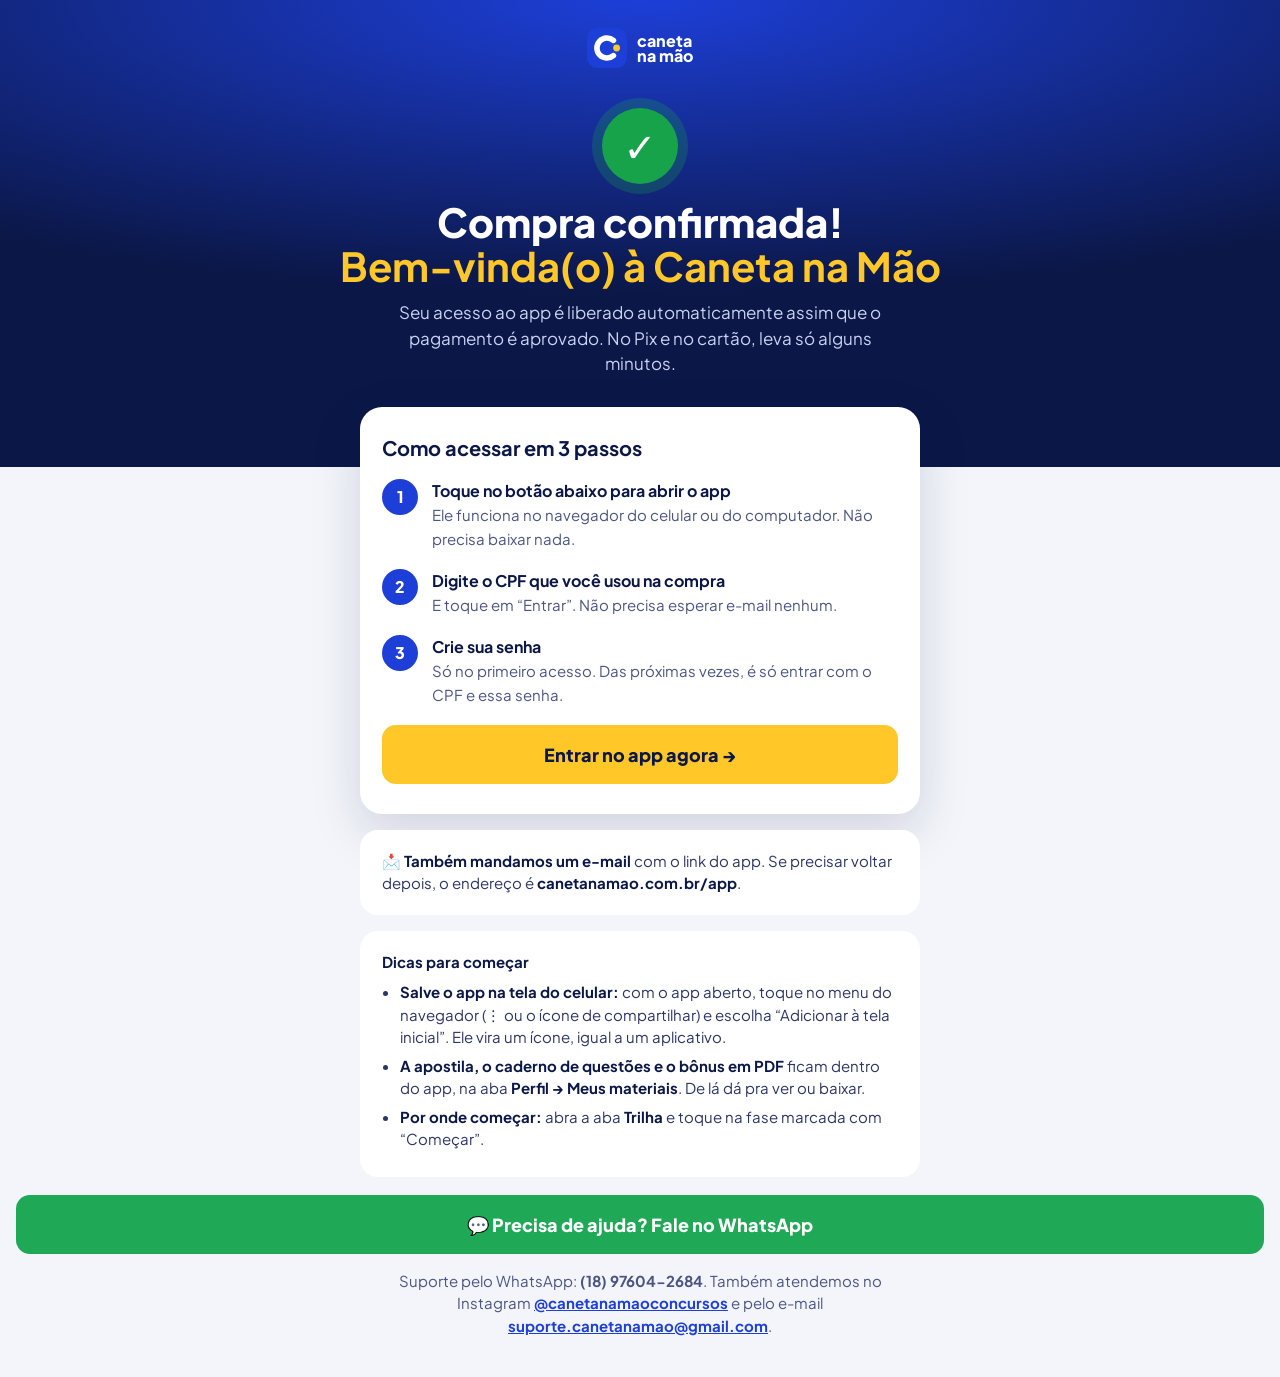
<file: obrigado/index.html>
<!doctype html>
<html lang="pt-BR"><head>
<meta charset="utf-8"><meta name="viewport" content="width=device-width, initial-scale=1">
<title>Compra confirmada · Caneta na Mão</title>
<meta name="robots" content="noindex">
<link rel="preconnect" href="https://fonts.googleapis.com"><link href="https://fonts.googleapis.com/css2?family=Plus+Jakarta+Sans:wght@500;700;800&display=swap" rel="stylesheet">
<style>
*{box-sizing:border-box;margin:0}
body{font-family:"Plus Jakarta Sans",system-ui,sans-serif;background:#F3F5FA;color:#0B1747;line-height:1.5}
.hero{background:radial-gradient(120% 90% at 50% 0%,#1D3FD8 0%,#0B1747 70%);color:#fff;padding:28px 20px 90px;text-align:center}
.logo{display:inline-flex;align-items:center;gap:10px;color:#fff;text-decoration:none;font-weight:800;line-height:.95;text-align:left}
.ok{width:76px;height:76px;border-radius:50%;background:#17A34A;display:flex;align-items:center;justify-content:center;margin:34px auto 16px;font-size:40px;box-shadow:0 0 0 10px rgba(23,163,74,.25)}
h1{font-size:clamp(28px,7vw,40px);line-height:1.1;font-weight:800}
h1 b{color:#FFC727}
.hero p{margin:12px auto 0;max-width:520px;color:#C9D2F2;font-size:17px}
.card{max-width:560px;margin:-60px auto 0;background:#fff;border-radius:22px;padding:26px 22px;box-shadow:0 18px 50px rgba(11,23,71,.15)}
.card h2{font-size:20px;margin-bottom:16px}
.st{display:flex;gap:14px;margin-bottom:18px}
.n{flex:none;width:36px;height:36px;border-radius:50%;background:#1D3FD8;color:#fff;font-weight:800;display:flex;align-items:center;justify-content:center}
.st b{display:block}
.st span{color:#4B5583;font-size:15px}
.btn{display:block;text-align:center;background:#FFC727;color:#0B1747;font-weight:800;font-size:18px;padding:16px;border-radius:14px;text-decoration:none;margin:6px 0 4px}
.box{max-width:560px;margin:16px auto 0;background:#fff;border-radius:18px;padding:20px 22px;font-size:15px;color:#2B3566}
.box b{color:#0B1747}
.box ul{padding-left:18px;margin-top:8px}.box li{margin:6px 0}
.help{max-width:560px;margin:16px auto 40px;text-align:center;font-size:15px;color:#4B5583;padding:0 20px}
.help a{color:#1D3FD8;font-weight:700}
.wrap{padding:0 16px}
</style>
<script>
!function(f,b,e,v,n,t,s){if(f.fbq)return;n=f.fbq=function(){n.callMethod?n.callMethod.apply(n,arguments):n.queue.push(arguments)};if(!f._fbq)f._fbq=n;n.push=n;n.loaded=!0;n.version='2.0';n.queue=[];t=b.createElement(e);t.async=!0;t.src=v;s=b.getElementsByTagName(e)[0];s.parentNode.insertBefore(t,s)}(window,document,'script','https://connect.facebook.net/en_US/fbevents.js');
fbq('init','1108989760824933');fbq('track','PageView');
(function(c,l,a,r,i,t,y){c[a]=c[a]||function(){(c[a].q=c[a].q||[]).push(arguments)};t=l.createElement(r);t.async=1;t.src="https://www.clarity.ms/tag/"+i;y=l.getElementsByTagName(r)[0];y.parentNode.insertBefore(t,y)})(window,document,"clarity","script","z8wncffs0r");
clarity('set','pagina','obrigado');
</script>
<noscript><img height="1" width="1" style="display:none" src="https://www.facebook.com/tr?id=1108989760824933&ev=PageView&noscript=1"/></noscript>
</head><body>
<div class="hero">
 <a class="logo" href="/"><svg viewBox="0 0 100 100" width="40" height="40"><rect width="100" height="100" rx="26" fill="#1D3FD8"/><path d="M66 31 A 25 25 0 1 0 66 69" fill="none" stroke="#fff" stroke-width="14" stroke-linecap="round"/><circle cx="74" cy="50" r="8.5" fill="#FFC727"/></svg><div>caneta<br>na mão</div></a>
 <div class="ok">✓</div>
 <h1>Compra confirmada!<br><b>Bem-vinda(o) à Caneta na Mão</b></h1>
 <p>Seu acesso ao app é liberado automaticamente assim que o pagamento é aprovado. No Pix e no cartão, leva só alguns minutos.</p>
</div>
<div class="wrap">
<div class="card">
 <h2>Como acessar em 3 passos</h2>
 <div class="st"><div class="n">1</div><div><b>Toque no botão abaixo para abrir o app</b><span>Ele funciona no navegador do celular ou do computador. Não precisa baixar nada.</span></div></div>
 <div class="st"><div class="n">2</div><div><b>Digite o CPF que você usou na compra</b><span>E toque em “Entrar”. Não precisa esperar e-mail nenhum.</span></div></div>
 <div class="st"><div class="n">3</div><div><b>Crie sua senha</b><span>Só no primeiro acesso. Das próximas vezes, é só entrar com o CPF e essa senha.</span></div></div>
 <a class="btn" href="/app/?entrar=1">Entrar no app agora →</a>
</div>
<div class="box">
 <b>📩 Também mandamos um e-mail</b> com o link do app. Se precisar voltar depois, o endereço é <b>canetanamao.com.br/app</b>.
</div>
<div class="box">
 <b>Dicas para começar</b>
 <ul>
  <li><b>Salve o app na tela do celular:</b> com o app aberto, toque no menu do navegador (⋮ ou o ícone de compartilhar) e escolha “Adicionar à tela inicial”. Ele vira um ícone, igual a um aplicativo.</li>
  <li><b>A apostila, o caderno de questões e o bônus em PDF</b> ficam dentro do app, na aba <b>Perfil → Meus materiais</b>. De lá dá pra ver ou baixar.</li>
  <li><b>Por onde começar:</b> abra a aba <b>Trilha</b> e toque na fase marcada com “Começar”.</li>
 </ul>
</div>
<a class="btn" href="https://wa.me/5518976042684?text=Oi!%20Comprei%20o%20kit%20da%20Caneta%20na%20M%C3%A3o%20e%20preciso%20de%20ajuda%20para%20acessar%20o%20app." style="background:#1FA855;color:#fff;margin-top:18px">💬 Precisa de ajuda? Fale no WhatsApp</a>
<p class="help">Suporte pelo WhatsApp: <b>(18) 97604-2684</b>. Também atendemos no Instagram <a href="https://ig.me/m/canetanamaoconcursos">@canetanamaoconcursos</a> e pelo e-mail <a href="mailto:suporte.canetanamao@gmail.com">suporte.canetanamao@gmail.com</a>.</p>
</div>
</body></html>
</file>
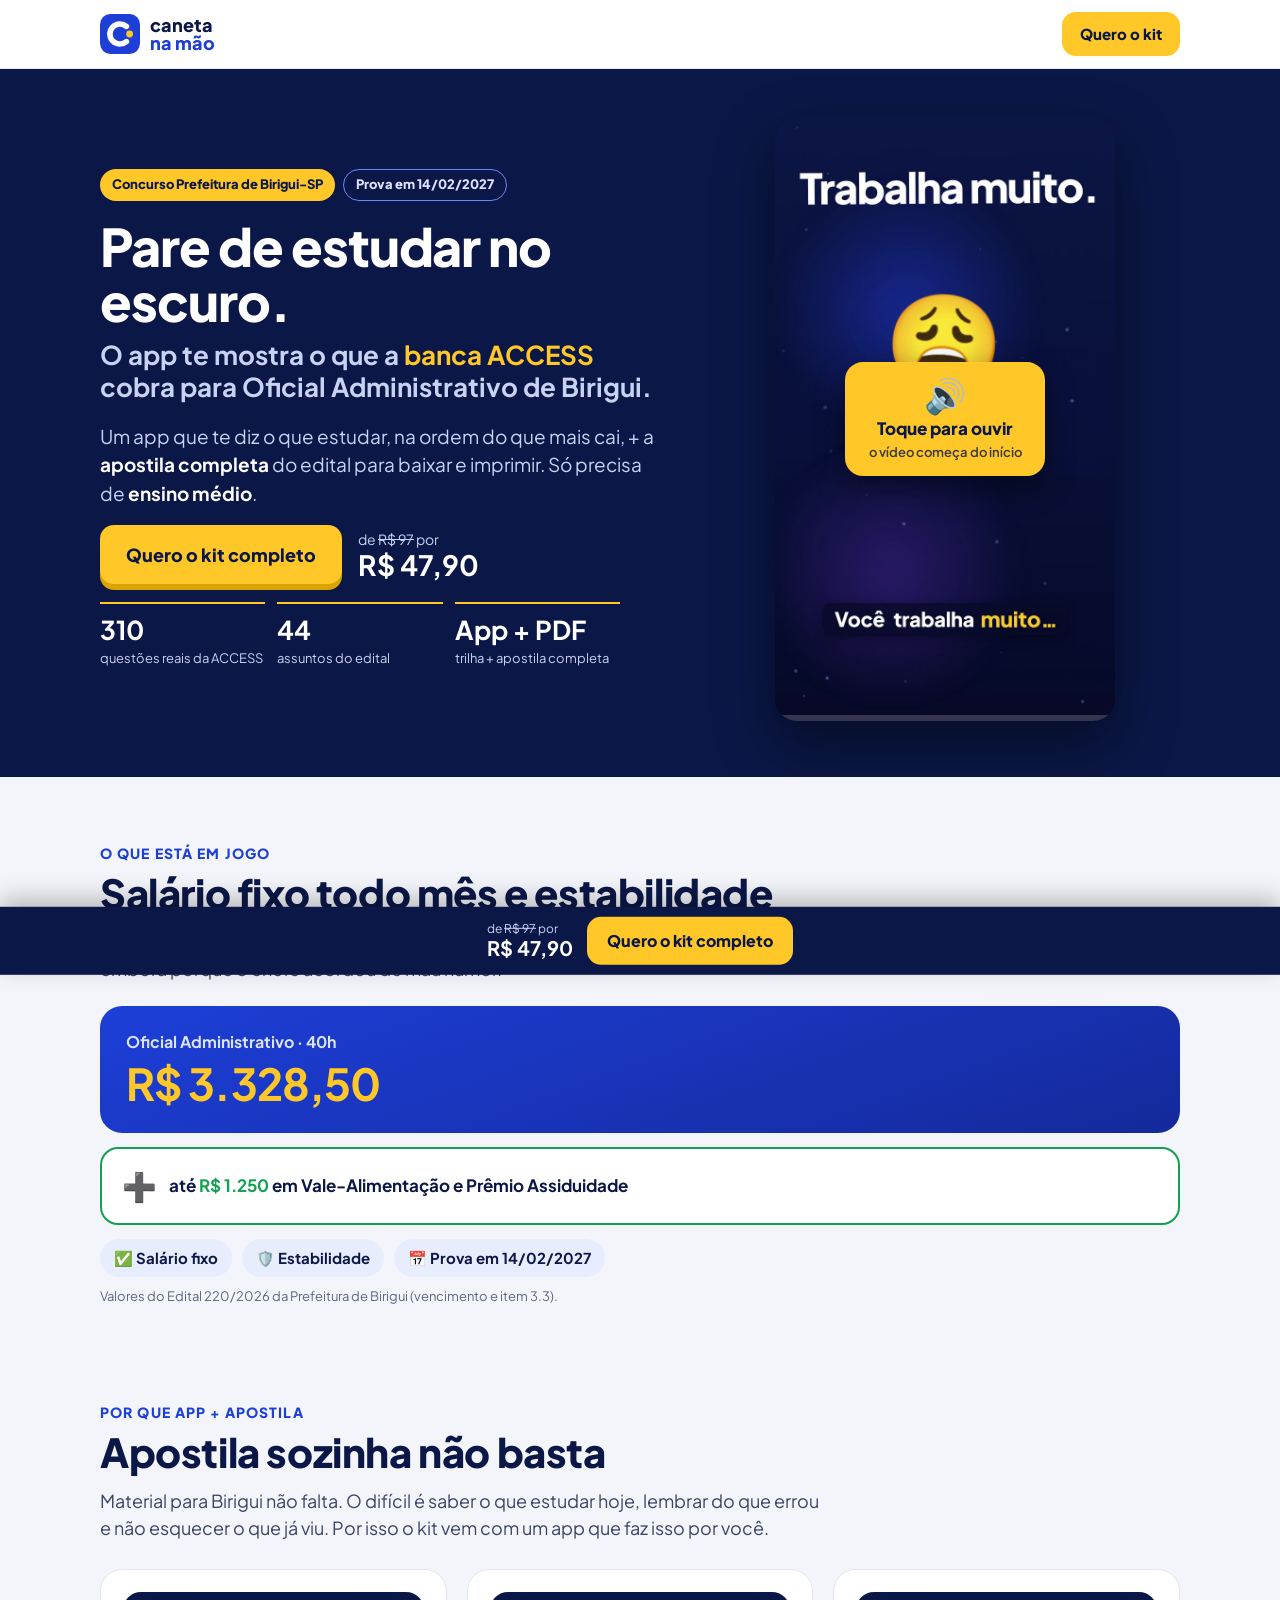
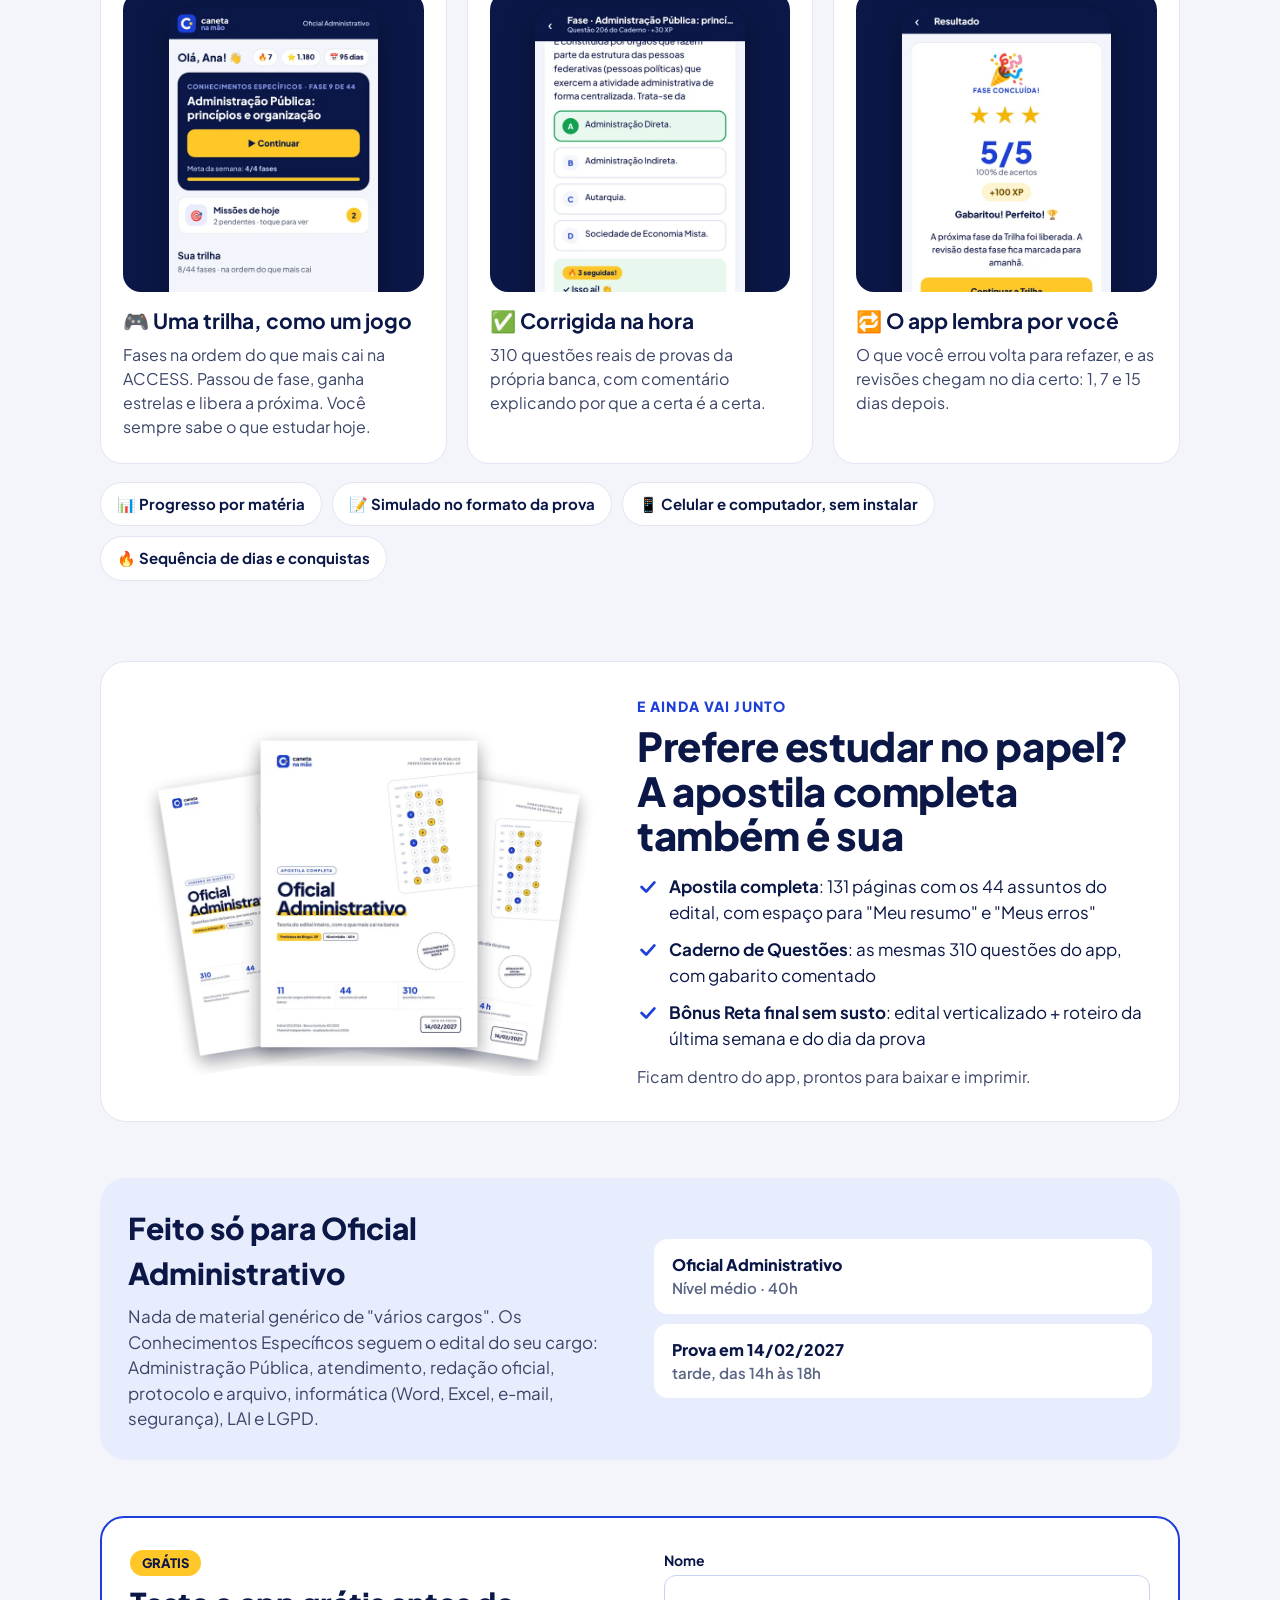
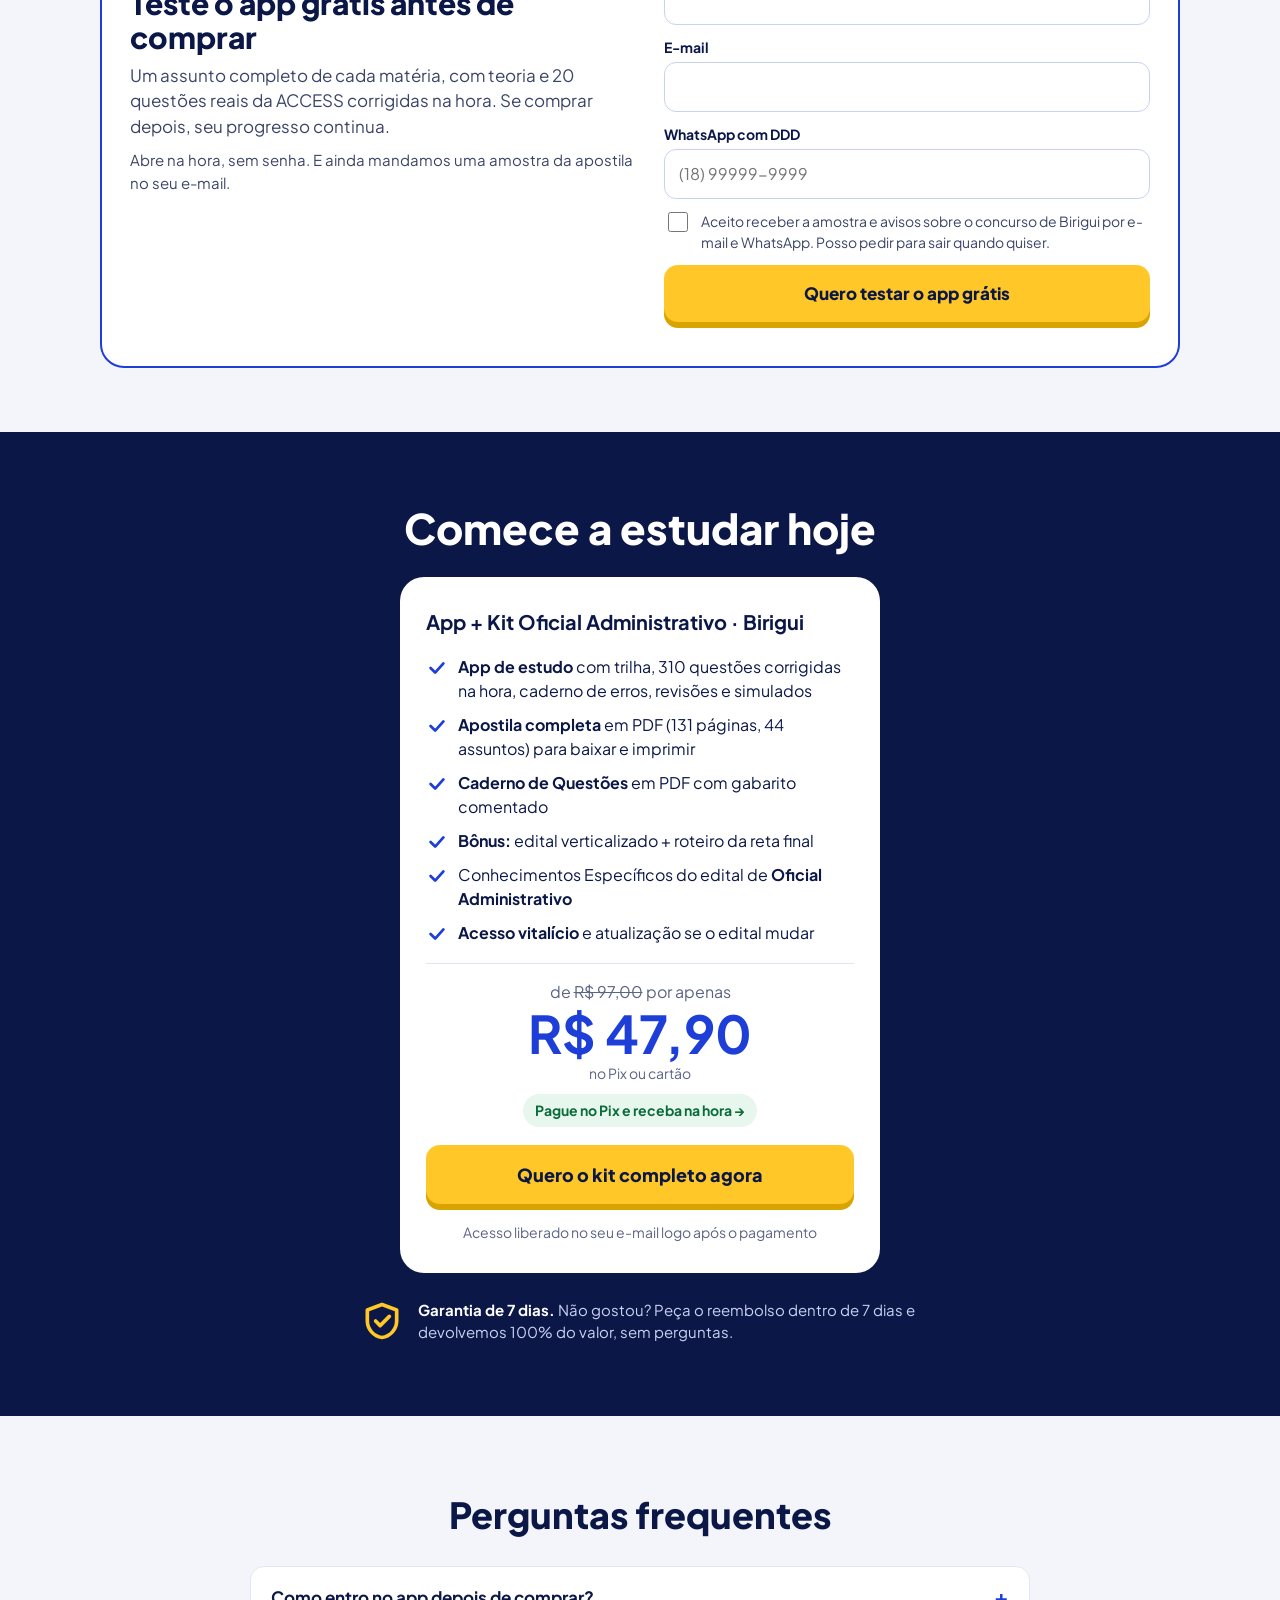
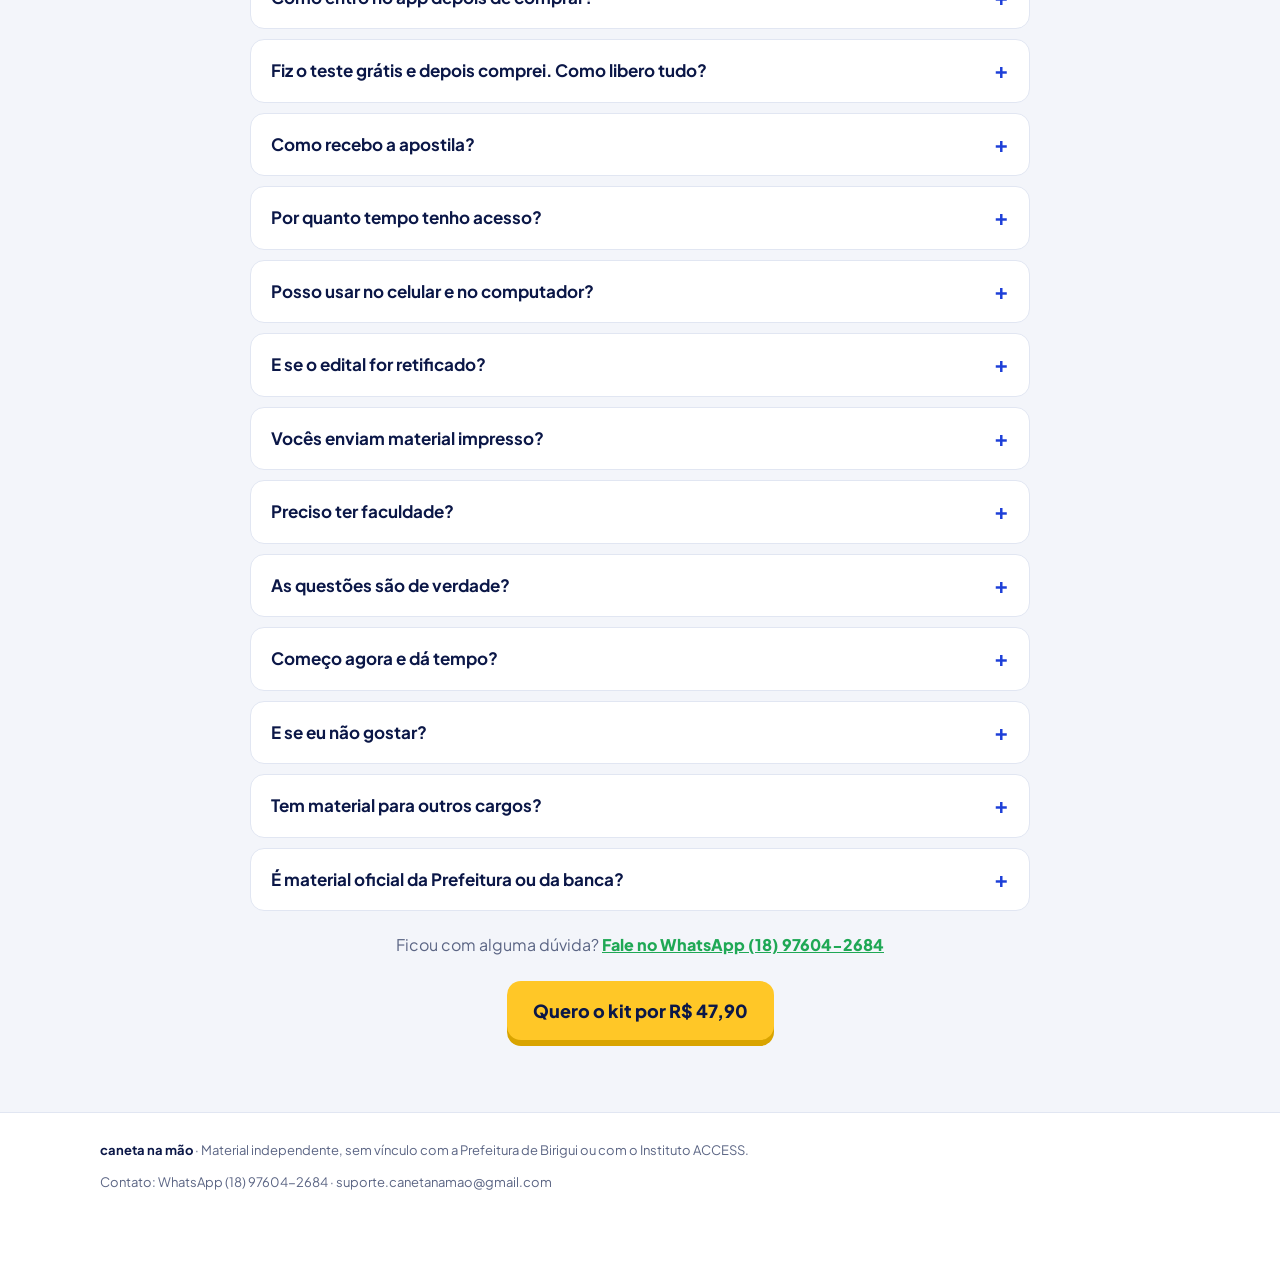
<file: oficial-administrativo/index.html>
<!doctype html>
<html lang="pt-BR">
<head>
<meta charset="utf-8">
<meta name="viewport" content="width=device-width, initial-scale=1">
<title>App + Apostila Oficial Administrativo · Concurso Birigui 2027 | Caneta na Mão</title>
<meta name="description" content="App de estudo com trilha e 310 questões reais da banca ACCESS + apostila completa do edital para Oficial Administrativo da Prefeitura de Birigui-SP. Teste grátis.">
<meta property="og:title" content="App + Kit Oficial Administrativo · Concurso Birigui">
<meta property="og:description" content="Apostila + 310 questões reais da banca ACCESS com gabarito comentado + app de estudo. Teste grátis.">
<meta property="og:type" content="website">
<meta property="og:url" content="https://www.canetanamao.com.br/oficial-administrativo/">
<meta property="og:site_name" content="Caneta na Mão">
<meta property="og:locale" content="pt_BR">
<meta property="og:image" content="https://www.canetanamao.com.br/oficial-administrativo/img/og.jpg">
<meta property="og:image:width" content="1200">
<meta property="og:image:height" content="630">
<meta property="og:image:alt" content="Kit Oficial Administrativo - Concurso Prefeitura de Birigui">
<meta name="twitter:card" content="summary_large_image">
<link rel="icon" href="data:image/svg+xml,%3Csvg xmlns=%22http://www.w3.org/2000/svg%22 viewBox=%220 0 100 100%22%3E%3Crect width=%22100%22 height=%22100%22 rx=%2226%22 fill=%22%231D3FD8%22/%3E%3Cpath d=%22M66 31 A 25 25 0 1 0 66 69%22 fill=%22none%22 stroke=%22white%22 stroke-width=%2214%22 stroke-linecap=%22round%22/%3E%3Ccircle cx=%2274%22 cy=%2250%22 r=%228.5%22 fill=%22%23FFC727%22/%3E%3C/svg%3E">
<link rel="preconnect" href="https://fonts.googleapis.com">
<link rel="preconnect" href="https://fonts.gstatic.com" crossorigin>
<link rel="preload" as="image" href="/oficial-administrativo/vsl.jpg" fetchpriority="high">
<link rel="preload" as="style" href="https://fonts.googleapis.com/css2?family=Plus+Jakarta+Sans:wght@400;500;600;700;800&amp;display=swap" onload="this.onload=null;this.rel='stylesheet'">
<noscript><link rel="stylesheet" href="https://fonts.googleapis.com/css2?family=Plus+Jakarta+Sans:wght@400;500;600;700;800&amp;display=swap"></noscript>
<style>
body{margin:0;background:#F3F5FA}
*{box-sizing:border-box}
a{color:#1D3FD8}
html{scroll-behavior:smooth}img{max-width:100%;height:auto}
.pg{font-family:'Plus Jakarta Sans',system-ui,sans-serif;color:#0B1747;line-height:1.5}
.w{max-width:1120px;margin:0 auto;padding:0 20px}
.cta{display:inline-flex;align-items:center;justify-content:center;background:#FFC727;color:#0B1747!important;font-weight:800;text-decoration:none;border-radius:14px;min-height:52px;padding:16px 26px;font-size:18px;box-shadow:0 6px 0 #d9a400}
.cta:hover{background:#FFD24D}
.eb{font-weight:800;color:#1D3FD8;font-size:14px;letter-spacing:.08em;text-transform:uppercase}
h2.t{margin:6px 0 12px;font-size:clamp(27px,3.6vw,40px);line-height:1.12;font-weight:800;letter-spacing:-.01em}
p.l{margin:0;font-size:18px;color:#3B4568;max-width:720px}
/* topo */
.top{background:#fff;border-bottom:1px solid #E1E6F2}
.top .w{display:flex;align-items:center;justify-content:space-between;gap:12px;padding-top:12px;padding-bottom:12px}
.brand{display:flex;align-items:center;gap:10px;font-weight:800;font-size:18px;line-height:1.02}
.brand span{display:flex;flex-direction:column}.brand span i{font-style:normal;color:#1D3FD8}
.top nav{display:flex;gap:6px;align-items:center}
.top nav a.s{color:#1D3FD8;font-weight:700;text-decoration:none;padding:12px 8px;font-size:15px}
.top nav .cta{min-height:44px;padding:10px 18px;font-size:15px;box-shadow:none}
/* hero */
.hero{background:#0B1747;color:#fff;overflow:hidden}
.hero-row{display:flex;flex-wrap:wrap;gap:40px;align-items:center;padding-top:48px;padding-bottom:56px}
.hero-l{flex:1 1 440px;min-width:0;display:flex;flex-direction:column;gap:18px}
.tags{display:flex;flex-wrap:wrap;gap:8px}
.tags span{background:#FFC727;color:#0B1747;font-weight:800;font-size:13px;padding:6px 12px;border-radius:999px}
.tags span.o{background:none;border:1.5px solid #6F86F0;color:#DCE3FF;padding:5px 12px}
.hero h1 .h1s{display:block;margin-top:10px;font-size:.5em;line-height:1.25;font-weight:700;letter-spacing:0;color:#C9D2F2}.hero h1 .h1s b{color:#FFC727}
.hero h1{margin:0;font-size:clamp(32px,4.6vw,52px);line-height:1.06;font-weight:800;letter-spacing:-.02em}
.hero h1 b{color:#FFC727}
.hero .sub{margin:0;font-size:19px;color:#C9D2F2;max-width:560px}.hero .sub b{color:#fff}
.buy{display:flex;flex-wrap:wrap;gap:16px;align-items:center}
.pr{display:flex;flex-direction:column;font-size:14px;color:#C9D2F2}.pr b{font-size:28px;color:#fff;line-height:1.1}
.tg{color:#FFC727;font-weight:700;font-size:16px;text-underline-offset:4px;align-self:flex-start}
.stats{display:grid;grid-template-columns:repeat(3,minmax(0,1fr));gap:12px;max-width:520px}
.stats div{border-top:2px solid #FFC727;padding-top:10px}.stats b{font-size:26px;display:block;line-height:1.2}.stats span{font-size:13px;color:#C9D2F2}
.hero-v{flex:1 1 340px;min-width:0;display:flex;justify-content:center}
.vslw{width:100%;max-width:340px;margin:0 auto}
.vsl{position:relative;width:100%;aspect-ratio:9/16;border-radius:22px;overflow:hidden;background:#060d2e;box-shadow:0 24px 60px rgba(0,0,0,.45);cursor:pointer;-webkit-tap-highlight-color:transparent}
.vsl video{position:absolute;inset:0;width:100%;height:100%;object-fit:cover;display:block}
.vsl-som{position:absolute;left:50%;top:50%;transform:translate(-50%,-50%);background:#FFC727;color:#0B1747;border:0;border-radius:18px;padding:16px 20px;font:800 17px/1.2 'Plus Jakarta Sans',system-ui,sans-serif;display:flex;flex-direction:column;align-items:center;gap:6px;box-shadow:0 12px 30px rgba(0,0,0,.45);animation:vslp 1.4s ease-in-out infinite;cursor:pointer;min-width:200px}
.vsl-som span{font-size:34px;line-height:1}.vsl-som small{font-weight:600;font-size:13px;opacity:.8}
@keyframes vslp{0%,100%{transform:translate(-50%,-50%) scale(1)}50%{transform:translate(-50%,-50%) scale(1.06)}}
.vsl-pause{position:absolute;inset:0;display:none;align-items:center;justify-content:center;background:rgba(6,13,46,.55)}
.vsl-pause b{width:84px;height:84px;border-radius:50%;background:#FFC727;color:#0B1747;font-size:34px;display:flex;align-items:center;justify-content:center;padding-left:6px}
.vsl.pausado .vsl-pause{display:flex}
.vsl-bar{position:absolute;left:0;right:0;bottom:0;height:6px;background:rgba(255,255,255,.18)}.vsl-bar i{display:block;height:100%;width:0;background:#FFC727}
.vsl-cta{display:none;margin-top:16px;text-align:center}.vsl-cta.on{display:block;animation:vsli .5s ease-out}
.vsl-cta .cta{width:100%}.vsl-cta small{display:block;margin-top:12px;color:#C9D2F2;font-size:14px}.vsl-cta small a{color:#FFC727;font-weight:700}
@keyframes vsli{from{opacity:0;transform:translateY(16px)}to{opacity:1;transform:none}}
/* salário */
.sal{padding-top:64px;padding-bottom:24px}
.salg{display:grid;grid-template-columns:repeat(auto-fit,minmax(260px,1fr));gap:16px;margin-top:24px}
.sc{background:linear-gradient(160deg,#1D3FD8,#14299a);color:#fff;border-radius:22px;padding:24px 26px}
.sc span{font-weight:700;color:#DCE3FF;font-size:16px}.sc b{display:block;font-size:clamp(34px,4vw,44px);color:#FFC727;letter-spacing:-.02em;line-height:1.15;margin-top:4px}
.bon{margin-top:14px;background:#fff;border:2px solid #12A150;border-radius:18px;padding:16px 20px;font-weight:700;font-size:17px;display:flex;gap:12px;align-items:center}
.bon b{color:#12A150}
.chips{display:flex;flex-wrap:wrap;gap:10px;margin-top:14px}
.chips span{background:#E8EDFD;border-radius:999px;padding:8px 14px;font-weight:700;font-size:15px}
.fn{margin-top:10px;font-size:13px;color:#5B6584}
/* app */
.app{padding-top:56px;padding-bottom:56px}
.appg{display:grid;grid-template-columns:repeat(auto-fit,minmax(250px,1fr));gap:20px;margin-top:28px}
.ac{background:#fff;border:1px solid #E1E6F2;border-radius:22px;padding:22px 22px 24px;display:flex;flex-direction:column;gap:10px}
.ac .ph{background:#0B1747;border-radius:18px;padding:16px 16px 0;height:300px;overflow:hidden;display:flex;justify-content:center}
.ac .ph img{width:78%;border-radius:18px 18px 0 0;box-shadow:0 10px 30px rgba(0,0,0,.35);align-self:flex-start}
.ac h3{margin:6px 0 0;font-size:21px;line-height:1.2}.ac p{margin:0;color:#3B4568;font-size:16px}
.mini{display:flex;flex-wrap:wrap;gap:10px;margin-top:18px}
.mini span{background:#fff;border:1px solid #E1E6F2;border-radius:999px;padding:10px 16px;font-weight:700;font-size:15px}
/* kit */
.kit{padding-top:24px;padding-bottom:56px}
.kitb{background:#fff;border:1px solid #E1E6F2;border-radius:26px;padding:32px 28px;display:flex;flex-wrap:wrap;gap:28px;align-items:center}
.kitb>img{flex:1 1 360px;min-width:0;max-width:480px;margin:0 auto}
.kitt{flex:1 1 380px;min-width:0}
ul.ck{list-style:none;margin:16px 0 0;padding:0;display:flex;flex-direction:column;gap:12px;font-size:17px}
ul.ck li{display:flex;gap:10px;align-items:flex-start}ul.ck svg{flex-shrink:0;margin-top:2px}
/* dois cargos */
.dois{padding-bottom:56px}
.doisb{background:#E8EDFD;border-radius:26px;padding:28px;display:flex;flex-wrap:wrap;gap:20px 28px;align-items:center}
.doisb>div{flex:1 1 380px;min-width:0}
.doisb h2{margin:0 0 8px;font-size:clamp(23px,2.8vw,30px);font-weight:800}
.doisb p{margin:0;color:#3B4568;font-size:17px}
.cg{display:flex;flex-direction:column;gap:10px;flex:1 1 300px}
.cg div{background:#fff;border-radius:14px;padding:14px 18px;font-weight:800}.cg div span{display:block;font-weight:600;color:#5B6584;font-size:15px}
/* oferta */
.of{background:#0B1747;color:#fff}
.of .w{padding-top:72px;padding-bottom:72px;display:flex;flex-direction:column;align-items:center;gap:26px}
.of h2{margin:0;text-align:center;font-size:clamp(28px,3.6vw,42px);line-height:1.12;font-weight:800}
.ob{background:#fff;color:#0B1747;border-radius:24px;padding:30px 26px;width:100%;max-width:480px;display:flex;flex-direction:column;gap:18px}
.ob>b{font-size:20px}
.ob ul.ck{margin:0;font-size:16px;gap:10px}
.pz{border-top:1px solid #E1E6F2;padding-top:16px;display:flex;flex-direction:column;align-items:center;gap:2px}
.pz span{color:#5B6584}.pz b{font-size:52px;line-height:1.05;color:#1D3FD8}
.pix{background:#E8F7EE;color:#0B6B3A!important;font-weight:700;font-size:14px;padding:6px 12px;border-radius:999px;margin-top:8px;text-decoration:none}
.gar{display:flex;gap:14px;align-items:center;max-width:560px;color:#C9D2F2;font-size:15px}.gar b{color:#fff}
/* faq */
.faq{max-width:820px;margin:0 auto;padding:72px 20px}
.faq h2{margin:0 0 24px;font-size:clamp(26px,3.4vw,36px);font-weight:800;text-align:center}
.fql{display:flex;flex-direction:column;gap:10px}
.fq{background:#fff;border:1px solid #E1E6F2;border-radius:14px;padding:18px 20px}
.fq summary{cursor:pointer;list-style:none;font-weight:700;font-size:17px;display:flex;justify-content:space-between;gap:12px}
.fq summary::-webkit-details-marker{display:none}
.fq .plus{color:#1D3FD8;font-size:22px;line-height:1;transition:transform .2s}.fq[open] .plus{transform:rotate(45deg)}
.fq p{margin:10px 0 0;color:#3B4568}
.rod{border-top:1px solid #E1E6F2;background:#fff}
.rod .w{padding-top:28px;padding-bottom:96px;display:flex;flex-wrap:wrap;gap:12px;justify-content:space-between;font-size:13px;color:#5B6584}
/* barra fixa */
.bar{position:fixed;left:0;right:0;bottom:0;z-index:40;background:#0B1747;color:#fff;padding:10px 16px calc(10px + env(safe-area-inset-bottom));display:flex;align-items:center;justify-content:center;gap:14px;box-shadow:0 -8px 24px rgba(0,0,0,.25);transform:translateY(110%);transition:transform .3s}
.bar.on{transform:none}
.bar .p{display:flex;flex-direction:column;font-size:12px;color:#C9D2F2;line-height:1.2}.bar .p b{font-size:20px;color:#fff}
.bar .cta{min-height:48px;padding:12px 20px;font-size:16px;box-shadow:none}
@media (max-width:860px){
 .hero-row{flex-direction:column;align-items:stretch;gap:20px;padding-top:28px}
 .hero-l{display:contents}
 .hero-l>*{order:4}.hero-l>.tags{order:1}.hero-l>h1{order:2}
 .hero-v{order:3;flex:none;width:100%}
 .top .brand span{font-size:16px}
 .stats b{font-size:21px}
}
</style>
<!-- Meta Pixel + Microsoft Clarity -->
<script>
!function(f,b,e,v,n,t,s){if(f.fbq)return;n=f.fbq=function(){n.callMethod?n.callMethod.apply(n,arguments):n.queue.push(arguments)};if(!f._fbq)f._fbq=n;n.push=n;n.loaded=!0;n.version='2.0';n.queue=[];t=b.createElement(e);t.async=!0;t.src=v;s=b.getElementsByTagName(e)[0];s.parentNode.insertBefore(t,s)}(window,document,'script','https://connect.facebook.net/en_US/fbevents.js');
fbq('init','1108989760824933');fbq('track','PageView');fbq('track','ViewContent',{content_name:'Oficial Administrativo',content_category:'Kit concurso Birigui',value:47.90,currency:'BRL'});
(function(c,l,a,r,i,t,y){c[a]=c[a]||function(){(c[a].q=c[a].q||[]).push(arguments)};t=l.createElement(r);t.async=1;t.src="https://www.clarity.ms/tag/"+i;y=l.getElementsByTagName(r)[0];y.parentNode.insertBefore(t,y)})(window,document,"clarity","script","z8wncffs0r");
clarity('set','cargo','Oficial Administrativo');
</script>
<noscript><img height="1" width="1" style="display:none" src="https://www.facebook.com/tr?id=1108989760824933&ev=PageView&noscript=1"/></noscript>
</head>
<body>
<div class="pg">
<!-- TOPO -->
<div class="top"><div class="w"><div class="brand"><svg viewBox="0 0 100 100" width="40" height="40" aria-hidden="true"><rect width="100" height="100" rx="26" fill="#1D3FD8"></rect><path d="M66 31 A 25 25 0 1 0 66 69" fill="none" stroke="#fff" stroke-width="14" stroke-linecap="round"></path><circle cx="74" cy="50" r="8.5" fill="#FFC727"></circle></svg><span>caneta<i>na mão</i></span></div>
<nav><a href="#oferta" class="cta">Quero o kit</a></nav></div></div>
<!-- HERO + VSL -->
<div class="hero"><div class="w hero-row">
<div class="hero-l">
<div class="tags"><span>Concurso Prefeitura de Birigui-SP</span><span class="o">Prova em 14/02/2027</span></div>
<h1>Pare de estudar no escuro.<span class="h1s">O app te mostra o que a <b>banca ACCESS</b> cobra para Oficial Administrativo de Birigui.</span></h1>
<p class="sub">Um app que te diz o que estudar, na ordem do que mais cai, + a <b>apostila completa</b> do edital para baixar e imprimir. Só precisa de <b>ensino médio</b>.</p>
<div class="buy"><a href="#oferta" class="cta">Quero o kit completo</a><div class="pr"><span>de <s>R$ 97</s> por</span><b>R$ 47,90</b></div></div>
<div class="stats"><div><b>310</b><span>questões reais da ACCESS</span></div><div><b>44</b><span>assuntos do edital</span></div><div><b>App + PDF</b><span>trilha + apostila completa</span></div></div>
</div>
<div class="hero-v"><div class="vslw">
<div class="vsl" id="vsl"><video id="vslv" src="/oficial-administrativo/vsl.mp4" poster="/oficial-administrativo/vsl.jpg" muted playsinline preload="none"></video>
<button class="vsl-som" id="vsls" type="button"><span>🔊</span>Toque para ouvir<small>o vídeo começa do início</small></button>
<div class="vsl-pause"><b>▶</b></div><div class="vsl-bar"><i id="vslb"></i></div></div>
<div class="vsl-cta" id="vslc"><a href="#oferta" class="cta">Quero o kit completo ›</a><small>🔒 Garantia de 7 dias: se não gostar, devolvemos 100%</small></div>
</div></div>
</div></div>
<!-- SALÁRIO -->
<div class="w sal">
<span class="eb">O que está em jogo</span>
<h2 class="t">Salário fixo todo mês e estabilidade</h2>
<p class="l">É isso que muda quando você passa num concurso público: ninguém te manda embora porque o chefe acordou de mau humor.</p>
<div class="salg"><div class="sc"><span>Oficial Administrativo · 40h</span><b>R$ 3.328,50</b></div></div>
<div class="bon"><span style="font-size:28px">➕</span><span>até <b>R$ 1.250</b> em Vale-Alimentação e Prêmio Assiduidade</span></div>
<div class="chips"><span>✅ Salário fixo</span><span>🛡️ Estabilidade</span><span>📅 Prova em 14/02/2027</span></div>
<p class="fn">Valores do Edital 220/2026 da Prefeitura de Birigui (vencimento e item 3.3).</p>
</div>
<!-- APP -->
<div class="w app">
<span class="eb">Por que app + apostila</span>
<h2 class="t">Apostila sozinha não basta</h2>
<p class="l">Material para Birigui não falta. O difícil é saber o que estudar hoje, lembrar do que errou e não esquecer o que já viu. Por isso o kit vem com um app que faz isso por você.</p>
<div class="appg">
<div class="ac"><div class="ph"><img loading="lazy" width="480" height="1038" src="/oficial-administrativo/img/app-trilha.webp" alt="Trilha de estudo do app"></div><h3>🎮 Uma trilha, como um jogo</h3><p>Fases na ordem do que mais cai na ACCESS. Passou de fase, ganha estrelas e libera a próxima. Você sempre sabe o que estudar hoje.</p></div>
<div class="ac"><div class="ph"><img loading="lazy" width="480" height="1038" src="/oficial-administrativo/img/app-acerto.webp" alt="Questão corrigida no app"></div><h3>✅ Corrigida na hora</h3><p>310 questões reais de provas da própria banca, com comentário explicando por que a certa é a certa.</p></div>
<div class="ac"><div class="ph"><img loading="lazy" width="480" height="1038" src="/oficial-administrativo/img/app-fase.webp" alt="Fase concluída no app"></div><h3>🔁 O app lembra por você</h3><p>O que você errou volta para refazer, e as revisões chegam no dia certo: 1, 7 e 15 dias depois.</p></div>
</div>
<div class="mini"><span>📊 Progresso por matéria</span><span>📝 Simulado no formato da prova</span><span>📱 Celular e computador, sem instalar</span><span>🔥 Sequência de dias e conquistas</span></div>
</div>
<!-- KIT -->
<div class="w kit"><div class="kitb">
<img loading="lazy" width="1000" height="770" src="/oficial-administrativo/img/kit.webp" alt="Apostila completa, caderno de questões e bônus">
<div class="kitt">
<span class="eb">E ainda vai junto</span>
<h2 class="t">Prefere estudar no papel? A apostila completa também é sua</h2>
<ul class="ck">
<li><svg width="22" height="22" viewBox="0 0 24 24" fill="none" stroke="#1D3FD8" stroke-width="3" stroke-linecap="round" stroke-linejoin="round" aria-hidden="true"><path d="M5 12l5 5L19 7"></path></svg><span><b>Apostila completa</b>: 131 páginas com os 44 assuntos do edital, com espaço para "Meu resumo" e "Meus erros"</span></li>
<li><svg width="22" height="22" viewBox="0 0 24 24" fill="none" stroke="#1D3FD8" stroke-width="3" stroke-linecap="round" stroke-linejoin="round" aria-hidden="true"><path d="M5 12l5 5L19 7"></path></svg><span><b>Caderno de Questões</b>: as mesmas 310 questões do app, com gabarito comentado</span></li>
<li><svg width="22" height="22" viewBox="0 0 24 24" fill="none" stroke="#1D3FD8" stroke-width="3" stroke-linecap="round" stroke-linejoin="round" aria-hidden="true"><path d="M5 12l5 5L19 7"></path></svg><span><b>Bônus Reta final sem susto</b>: edital verticalizado + roteiro da última semana e do dia da prova</span></li>
</ul>
<p class="l" style="margin-top:14px;font-size:16px">Ficam dentro do app, prontos para baixar e imprimir.</p>
</div></div></div>
<!-- CARGO -->
<div class="w dois"><div class="doisb">
<div><h2>Feito só para Oficial Administrativo</h2><p>Nada de material genérico de "vários cargos". Os Conhecimentos Específicos seguem o edital do seu cargo: Administração Pública, atendimento, redação oficial, protocolo e arquivo, informática (Word, Excel, e-mail, segurança), LAI e LGPD.</p></div>
<div class="cg"><div>Oficial Administrativo<span>Nível médio · 40h</span></div><div>Prova em 14/02/2027<span>tarde, das 14h às 18h</span></div></div>
</div></div>
<!-- AMOSTRA -->
<div id="amostra" style="max-width: 1120px; margin: 0 auto; padding: 0 20px 64px">
<div style="background: #FFFFFF; border: 2px solid #1D3FD8; border-radius: 24px; padding: 32px 28px; display: flex; flex-wrap: wrap; gap: 28px; align-items: flex-start">
<div style="flex: 1 1 360px; min-width: 0">
<span style="background: #FFC727; font-weight: 800; font-size: 13px; padding: 5px 12px; border-radius: 999px">GRÁTIS</span>
<h2 style="margin: 12px 0 8px; font-size: clamp(22px, 2.8vw, 30px); font-weight: 800; line-height: 1.15">Teste o app grátis antes de comprar</h2>
<p style="margin: 0 0 10px; color: #3B4568; font-size: 17px">Um assunto completo de cada matéria, com teoria e 20 questões reais da ACCESS corrigidas na hora. Se comprar depois, seu progresso continua.</p>
<p style="margin: 0; color: #3B4568; font-size: 15px">Abre na hora, sem senha. E ainda mandamos uma amostra da apostila no seu e-mail.</p>
</div>
<form class="form-amostra" style="flex: 1 1 340px; min-width: 0; display: flex; flex-direction: column; gap: 12px" novalidate>
<label style="display: flex; flex-direction: column; gap: 4px; font-weight: 700; font-size: 14px">Nome<input name="nome" required autocomplete="name" style="font: inherit; font-weight: 400; font-size: 16px; padding: 12px 14px; border: 1.5px solid #C9D2F2; border-radius: 12px"></label>
<label style="display: flex; flex-direction: column; gap: 4px; font-weight: 700; font-size: 14px">E-mail<input name="email" type="email" required autocomplete="email" style="font: inherit; font-weight: 400; font-size: 16px; padding: 12px 14px; border: 1.5px solid #C9D2F2; border-radius: 12px"></label>
<label style="display: flex; flex-direction: column; gap: 4px; font-weight: 700; font-size: 14px">WhatsApp com DDD<input name="whatsapp" type="tel" required inputmode="tel" autocomplete="tel" placeholder="(18) 99999-9999" style="font: inherit; font-weight: 400; font-size: 16px; padding: 12px 14px; border: 1.5px solid #C9D2F2; border-radius: 12px"></label>
<input name="site" tabindex="-1" autocomplete="off" aria-hidden="true" style="position: absolute; left: -9999px; width: 1px; height: 1px">
<label style="display: flex; gap: 10px; align-items: flex-start; font-size: 14px; color: #3B4568"><input name="aceite" type="checkbox" required style="width: 20px; height: 20px; margin-top: 1px; flex-shrink: 0">Aceito receber a amostra e avisos sobre o concurso de Birigui por e-mail e WhatsApp. Posso pedir para sair quando quiser.</label>
<button type="submit" class="cta" style="background: #FFC727; color: #0B1747; font: inherit; font-weight: 800; font-size: 17px; border: 0; padding: 16px 22px; border-radius: 14px; min-height: 48px; cursor: pointer">Quero testar o app grátis</button>
<p class="amostra-msg" role="status" style="margin: 0; font-size: 15px; color: #B42318"></p>
</form>
<div class="amostra-ok" hidden style="flex: 1 1 340px; min-width: 0; background: #E8EDFD; border-radius: 16px; padding: 24px; flex-direction: column; gap: 12px">
<b style="font-size: 20px">Pronto! Seu teste grátis do app está liberado.</b>
<span style="color: #3B4568">Se o app não abriu sozinho, toque no botão abaixo.</span>
<a href="/app/?teste=adm" style="background: #1D3FD8; color: #FFFFFF; font-weight: 800; text-decoration: none; padding: 14px 22px; border-radius: 14px; text-align: center">Abrir o app agora</a>
<a href="/oficial-administrativo/amostra-gratis-oficial-administrativo.pdf" target="_blank" rel="noopener" style="color: #1D3FD8; font-weight: 700; text-align: center; font-size: 15px">ou baixar a amostra em PDF</a>
</div>
</div>
</div>
<div id="pop" hidden role="dialog" aria-modal="true" aria-labelledby="pop-t" style="position: fixed; inset: 0; background: rgba(11,23,71,.6); z-index: 50; align-items: center; justify-content: center; padding: 16px">
<div style="background: #FFFFFF; border-radius: 20px; width: 100%; max-width: 440px; max-height: calc(100vh - 32px); overflow-y: auto; padding: 24px; box-sizing: border-box; position: relative">
<button type="button" id="pop-x" aria-label="Fechar" style="position: absolute; top: 8px; right: 8px; width: 44px; height: 44px; border: 0; background: transparent; font-size: 28px; line-height: 1; color: #5B6584; cursor: pointer">&times;</button>
<span style="background: #FFC727; font-weight: 800; font-size: 13px; padding: 5px 12px; border-radius: 999px">GRÁTIS</span>
<h2 id="pop-t" style="margin: 12px 0 6px; font-size: 24px; font-weight: 800; line-height: 1.15">Antes de ir: quer testar o app grátis?</h2>
<p style="margin: 0 0 16px; color: #3B4568">Um assunto completo de cada matéria + 20 questões reais da banca ACCESS corrigidas na hora.</p>
<form class="form-amostra" style="display: flex; flex-direction: column; gap: 12px" novalidate>
<label style="display: flex; flex-direction: column; gap: 4px; font-weight: 700; font-size: 14px">Nome<input name="nome" required autocomplete="name" style="font: inherit; font-weight: 400; font-size: 16px; padding: 12px 14px; border: 1.5px solid #C9D2F2; border-radius: 12px"></label>
<label style="display: flex; flex-direction: column; gap: 4px; font-weight: 700; font-size: 14px">E-mail<input name="email" type="email" required autocomplete="email" style="font: inherit; font-weight: 400; font-size: 16px; padding: 12px 14px; border: 1.5px solid #C9D2F2; border-radius: 12px"></label>
<label style="display: flex; flex-direction: column; gap: 4px; font-weight: 700; font-size: 14px">WhatsApp com DDD<input name="whatsapp" type="tel" required inputmode="tel" autocomplete="tel" placeholder="(18) 99999-9999" style="font: inherit; font-weight: 400; font-size: 16px; padding: 12px 14px; border: 1.5px solid #C9D2F2; border-radius: 12px"></label>
<input name="site" tabindex="-1" autocomplete="off" aria-hidden="true" style="position: absolute; left: -9999px; width: 1px; height: 1px">
<label style="display: flex; gap: 10px; align-items: flex-start; font-size: 14px; color: #3B4568"><input name="aceite" type="checkbox" required style="width: 20px; height: 20px; margin-top: 1px; flex-shrink: 0">Aceito receber a amostra e avisos sobre o concurso de Birigui por e-mail e WhatsApp. Posso pedir para sair quando quiser.</label>
<button type="submit" class="cta" style="background: #FFC727; color: #0B1747; font: inherit; font-weight: 800; font-size: 17px; border: 0; padding: 16px 22px; border-radius: 14px; min-height: 48px; cursor: pointer">Quero testar o app grátis</button>
<p class="amostra-msg" role="status" style="margin: 0; font-size: 15px; color: #B42318"></p>
<button type="button" class="pop-nao" style="background: transparent; border: 0; color: #5B6584; font: inherit; font-size: 14px; text-decoration: underline; cursor: pointer; min-height: 44px">Agora não, quero ver o preço</button>
</form>
<div class="amostra-ok" hidden style="background: #E8EDFD; border-radius: 16px; padding: 20px; flex-direction: column; gap: 12px">
<b style="font-size: 20px">Pronto! Seu teste grátis do app está liberado.</b>
<span style="color: #3B4568">Se o app não abriu sozinho, toque no botão abaixo.</span>
<a href="/app/?teste=adm" style="background: #1D3FD8; color: #FFFFFF; font-weight: 800; text-decoration: none; padding: 14px 22px; border-radius: 14px; text-align: center">Abrir o app agora</a>
<a href="/oficial-administrativo/amostra-gratis-oficial-administrativo.pdf" target="_blank" rel="noopener" style="color: #1D3FD8; font-weight: 700; text-align: center; font-size: 15px">ou baixar a amostra em PDF</a>
</div>
</div>
</div>
<script>
function sugereEmail(e){  e=(e||"").trim().toLowerCase(); var m=e.match(/^([^@\s]+)@([^@\s]+)$/); if(!m) return "";  var u=m[1], d=m[2];  var OK=["gmail.com","hotmail.com","hotmail.com.br","outlook.com","outlook.com.br","live.com","yahoo.com","yahoo.com.br","icloud.com","bol.com.br","uol.com.br","terra.com.br","msn.com"];  if(OK.indexOf(d)>=0) return "";  var FIX={"gmail.com.br":"gmail.com","gmail.br":"gmail.com","gmail":"gmail.com","hotmail":"hotmail.com","hotmail.br":"hotmail.com","outlook":"outlook.com","yahoo":"yahoo.com.br","icloud":"icloud.com","icloud.com.br":"icloud.com"};  if(FIX[d]) return u+"@"+FIX[d];  function lev(a,b){var p=[],i,j;for(j=0;j<=b.length;j++)p[j]=j;for(i=1;i<=a.length;i++){var q=[i];for(j=1;j<=b.length;j++)q[j]=Math.min(p[j]+1,q[j-1]+1,p[j-1]+(a[i-1]==b[j-1]?0:1));p=q;}return p[b.length];}  var best="",bd=9;  OK.forEach(function(k){var x=lev(d,k);if(x<bd){bd=x;best=k;}});  if(bd>0&&bd<=2) return u+"@"+best;  return "";}
(function(){
  function ls(k,v){try{if(v===undefined)return localStorage.getItem(k);localStorage.setItem(k,v);}catch(e){return null;}}
  function ss(k,v){try{if(v===undefined)return sessionStorage.getItem(k);sessionStorage.setItem(k,v);}catch(e){return null;}}
  var pop=document.getElementById('pop');
  function fecha(){pop.style.display='none';}
  function abre(){ if(window.__vslAtivo||ls('cnm_lead')||ss('cnm_pop'))return; ss('cnm_pop','1'); pop.hidden=false; pop.style.display='flex'; }
  document.getElementById('pop-x').onclick=fecha;
  pop.querySelector('.pop-nao').onclick=fecha;
  pop.addEventListener('click',function(e){if(e.target===pop)fecha();});
  document.addEventListener('keydown',function(e){if(e.key==='Escape'&&pop.style.display==='flex')fecha();});
  setTimeout(abre,60000);
  document.addEventListener('mouseout',function(e){ if(!e.relatedTarget&&e.clientY<=0) abre(); });
  document.querySelectorAll('.form-amostra').forEach(function(f){
    var msg=f.querySelector('.amostra-msg'), ok=f.parentNode.querySelector('.amostra-ok'), b=f.querySelector('button[type=submit]');
    f.addEventListener('submit', function(ev){
      ev.preventDefault();
      var d={nome:f.nome.value.trim(), email:f.email.value.trim(), whatsapp:f.whatsapp.value, aceite:f.aceite.checked, site:f.site.value, cargo:'adm'};
      if(!d.nome){msg.textContent='Digite seu nome.';return;}
      if(!/^[^@\s]+@[^@\s]+\.[^@\s]+$/.test(d.email)){msg.textContent='Confira seu e-mail.';return;}var sg=sugereEmail(d.email);if(sg&&f.dataset.ok!==d.email){msg.innerHTML='Seu e-mail parece ter um erro. Você quis dizer <b>'+sg+'</b>? <a href="#" class="sg-sim" style="color:#1D3FD8;font-weight:700">Sim, corrigir</a> · <a href="#" class="sg-nao" style="color:#5B6584">Não, está certo</a>';msg.querySelector('.sg-sim').onclick=function(x){x.preventDefault();f.email.value=sg;msg.textContent='';};msg.querySelector('.sg-nao').onclick=function(x){x.preventDefault();f.dataset.ok=d.email;msg.textContent='';};return;}
      if(d.whatsapp.replace(/\D/g,'').length<10){msg.textContent='Confira seu WhatsApp com DDD.';return;}
      if(!d.aceite){msg.textContent='Marque a caixinha de aceite para receber a amostra.';return;}
      msg.textContent=''; b.disabled=true; b.textContent='⏳ Abrindo o app...';
      try{fbq('track','Lead',{content_name:'teste gratis'})}catch(x){} try{clarity('event','teste_gratis')}catch(x){}
      ls('cnm_lead','1'); ls('cnm_guest','adm'); ls('cnm_cargo','adm'); if(!ls('cnm_nome')) ls('cnm_nome', d.nome);
      try{ fetch('https://entrega-caneta.vercel.app/api/lead',{method:'POST',keepalive:true,headers:{'Content-Type':'application/json'},body:JSON.stringify(d)}).catch(function(){}); }catch(x){}
      var abre=function(){ f.style.display='none'; ok.hidden=false; ok.style.display='flex'; location.href='/app/?teste=adm&n='+encodeURIComponent(d.nome.split(' ')[0]); };
      setTimeout(abre, 700);
    });
  });
})();
</script>

<!-- OFERTA -->
<div id="oferta" class="of"><div class="w">
<h2>Comece a estudar hoje</h2>
<div class="ob"><b>App + Kit Oficial Administrativo · Birigui</b>
<ul class="ck">
<li><svg width="22" height="22" viewBox="0 0 24 24" fill="none" stroke="#1D3FD8" stroke-width="3" stroke-linecap="round" stroke-linejoin="round" aria-hidden="true"><path d="M5 12l5 5L19 7"></path></svg><span><b>App de estudo</b> com trilha, 310 questões corrigidas na hora, caderno de erros, revisões e simulados</span></li>
<li><svg width="22" height="22" viewBox="0 0 24 24" fill="none" stroke="#1D3FD8" stroke-width="3" stroke-linecap="round" stroke-linejoin="round" aria-hidden="true"><path d="M5 12l5 5L19 7"></path></svg><span><b>Apostila completa</b> em PDF (131 páginas, 44 assuntos) para baixar e imprimir</span></li>
<li><svg width="22" height="22" viewBox="0 0 24 24" fill="none" stroke="#1D3FD8" stroke-width="3" stroke-linecap="round" stroke-linejoin="round" aria-hidden="true"><path d="M5 12l5 5L19 7"></path></svg><span><b>Caderno de Questões</b> em PDF com gabarito comentado</span></li>
<li><svg width="22" height="22" viewBox="0 0 24 24" fill="none" stroke="#1D3FD8" stroke-width="3" stroke-linecap="round" stroke-linejoin="round" aria-hidden="true"><path d="M5 12l5 5L19 7"></path></svg><span><b>Bônus:</b> edital verticalizado + roteiro da reta final</span></li>
<li><svg width="22" height="22" viewBox="0 0 24 24" fill="none" stroke="#1D3FD8" stroke-width="3" stroke-linecap="round" stroke-linejoin="round" aria-hidden="true"><path d="M5 12l5 5L19 7"></path></svg><span>Conhecimentos Específicos do edital de <b>Oficial Administrativo</b></span></li>
<li><svg width="22" height="22" viewBox="0 0 24 24" fill="none" stroke="#1D3FD8" stroke-width="3" stroke-linecap="round" stroke-linejoin="round" aria-hidden="true"><path d="M5 12l5 5L19 7"></path></svg><span><b>Acesso vitalício</b> e atualização se o edital mudar</span></li>
</ul>
<div class="pz"><span>de <s>R$ 97,00</s> por apenas</span><b>R$ 47,90</b><span style="font-size:14px">no Pix ou cartão</span><a class="pix" href="https://lastlink.com/p/C661E3CC3/checkout-payment/">Pague no Pix e receba na hora →</a></div>
<a href="https://lastlink.com/p/C661E3CC3/checkout-payment/" class="cta" style="width:100%">Quero o kit completo agora</a>
<span style="text-align:center;font-size:14px;color:#5B6584">Acesso liberado no seu e-mail logo após o pagamento</span>
</div>
<div class="gar"><svg width="44" height="44" viewBox="0 0 24 24" fill="none" stroke="#FFC727" stroke-width="2" stroke-linecap="round" stroke-linejoin="round" aria-hidden="true" style="flex-shrink:0"><path d="M12 3l8 3v6c0 4.5-3.4 8.3-8 9-4.6-.7-8-4.5-8-9V6l8-3z"></path><path d="M8.5 12l2.5 2.5L16 9.5"></path></svg>
<span><b>Garantia de 7 dias.</b> Não gostou? Peça o reembolso dentro de 7 dias e devolvemos 100% do valor, sem perguntas.</span></div>
</div></div>
<!-- FAQ -->
<div class="faq"><h2>Perguntas frequentes</h2><div class="fql">
<details class="fq"><summary>Como entro no app depois de comprar?<span class="plus">+</span></summary><p>Abra o app em <b>canetanamao.com.br/app</b> e entre com o <b>CPF que você usou na compra</b>. No primeiro acesso você cria uma senha. Você também recebe o link por e-mail. Funciona no navegador do celular e do computador, sem instalar nada.</p></details>
<details class="fq"><summary>Fiz o teste grátis e depois comprei. Como libero tudo?<span class="plus">+</span></summary><p>No app, toque em <b>Já comprei? Entrar</b> (na barra de baixo) ou vá em <b>Perfil → Entrar com meu CPF</b>. Digite o CPF da compra e pronto: o kit completo abre e o que você fez no teste continua salvo.</p></details>
<details class="fq"><summary>Como recebo a apostila?<span class="plus">+</span></summary><p>A apostila, o caderno de questões e o bônus ficam dentro do app, prontos para ver, baixar e imprimir: no app, toque em <b>Perfil → Meus materiais</b>. No Pix, a liberação é imediata.</p></details>
<details class="fq"><summary>Por quanto tempo tenho acesso?<span class="plus">+</span></summary><p>O acesso é vitalício. Não expira depois da prova.</p></details>
<details class="fq"><summary>Posso usar no celular e no computador?<span class="plus">+</span></summary><p>Pode. Entre com o seu CPF e senha em qualquer aparelho e o progresso continua de onde parou. O acesso é pessoal e intransferível.</p></details>
<details class="fq"><summary>E se o edital for retificado?<span class="plus">+</span></summary><p>Se houver mudança no edital, o material é atualizado, sem custo a mais para você.</p></details>
<details class="fq"><summary>Vocês enviam material impresso?<span class="plus">+</span></summary><p>Não enviamos nada pelo correio. A apostila e o caderno são PDFs prontos para você imprimir em casa ou numa gráfica.</p></details>
<details class="fq"><summary>Preciso ter faculdade?<span class="plus">+</span></summary><p>Não. O cargo de Oficial Administrativo pede só ensino médio completo. O salário é de R$ 3.328,50 (40h), conforme o Edital 220/2026.</p></details>
<details class="fq"><summary>As questões são de verdade?<span class="plus">+</span></summary><p>Sim. São questões de provas anteriores de Oficial Administrativo aplicadas pelo Instituto ACCESS, a mesma banca do concurso de Birigui, com gabarito oficial e comentário.</p></details>
<details class="fq"><summary>Começo agora e dá tempo?<span class="plus">+</span></summary><p>Dá. O app organiza tudo pelo que mais cai, então você começa pelo que vale mais ponto. A prova é em 14/02/2027.</p></details>
<details class="fq"><summary>E se eu não gostar?<span class="plus">+</span></summary><p>Você tem 7 dias de garantia. Pediu o reembolso dentro desse prazo, devolvemos 100% do valor.</p></details>
<details class="fq"><summary>Tem material para outros cargos?<span class="plus">+</span></summary><p>Por enquanto temos kits para Técnico em Enfermagem, Enfermeiro (30h e ESF), Oficial Administrativo, Agente Comunitário de Saúde e Assistente Social, todos com teste grátis. Veja em <a href="/" style="color:#1D3FD8;font-weight:700">canetanamao.com.br</a>.</p></details>
<details class="fq"><summary>É material oficial da Prefeitura ou da banca?<span class="plus">+</span></summary><p>Não. É um material independente, feito a partir do edital publicado e de provas anteriores da banca.</p></details>
</div>
<p style="text-align:center;margin:22px 0 0;color:#5B6584">Ficou com alguma dúvida? <a href="https://wa.me/5518976042684?text=Oi!%20Tenho%20uma%20d%C3%BAvida%20sobre%20o%20kit%20da%20Caneta%20na%20M%C3%A3o." target="_blank" rel="noopener" style="color:#1FA855;font-weight:800">Fale no WhatsApp (18) 97604-2684</a></p>
<div style="display:flex;justify-content:center;margin-top:24px"><a href="#oferta" class="cta">Quero o kit por R$ 47,90</a></div>
</div>
<!-- RODAPÉ -->
<div class="rod"><div class="w"><span><b style="color:#0B1747">caneta na mão</b> · Material independente, sem vínculo com a Prefeitura de Birigui ou com o Instituto ACCESS.</span><span>Contato: WhatsApp (18) 97604-2684 · suporte.canetanamao@gmail.com</span></div></div>
<div class="bar" id="bar"><div class="p"><span>de <s>R$ 97</s> por</span><b>R$ 47,90</b></div><a href="#oferta" class="cta">Quero o kit completo</a></div>
</div>
<script>
(function(){
var w=document.getElementById('vsl'),v=document.getElementById('vslv'),s=document.getElementById('vsls'),b=document.getElementById('vslb'),c=document.getElementById('vslc');
var CTA=110.5,som=false,mk={},mu={};
function ev(n){try{if(window.fbq)fbq('trackCustom',n)}catch(e){}try{if(window.clarity)clarity('event',n)}catch(e){}}
function st(){window.__vslAtivo=som&&!v.paused&&!v.ended}
function ativar(e){if(e)e.stopPropagation();som=true;s.style.display='none';v.muted=false;v.currentTime=0;var p=v.play();if(p&&p.catch)p.catch(function(){});w.classList.remove('pausado');ev('VSL_som')}
s.addEventListener('click',ativar);
w.addEventListener('click',function(){if(!som){ativar();return}if(v.paused){v.play();w.classList.remove('pausado')}else{v.pause();w.classList.add('pausado')}});
['play','pause','ended'].forEach(function(n){v.addEventListener(n,st)});
v.addEventListener('timeupdate',function(){var d=v.duration||117.7,x=Math.min(1,v.currentTime/d);b.style.width=(100*(1-Math.pow(1-x,2.2)))+'%';
 if(!som){var r=v.getBoundingClientRect();if(r.top<window.innerHeight&&r.bottom>0)[25,50,75,95].forEach(function(m){if(x*100>=m&&!mu[m]){mu[m]=1;ev('VSL_mudo_'+m)}});return}if(v.currentTime>=CTA)c.classList.add('on');
 [25,50,75,95].forEach(function(m){if(x*100>=m&&!mk[m]){mk[m]=1;ev('VSL_'+m)}});});
function auto(){setTimeout(function(){if(!som&&v.paused){v.muted=true;var p=v.play();if(p&&p.catch)p.catch(function(){})}},400)}
if(document.readyState==='complete')auto();else window.addEventListener('load',auto);
v.addEventListener('ended',function(){c.classList.add('on');if(!som){v.currentTime=0;v.play()}});
// barra fixa: aparece depois do vídeo, some na oferta
var bar=document.getElementById('bar'),of=document.getElementById('oferta'),hv=document.querySelector('.hero');
function chk(){var r=hv.getBoundingClientRect(),o=of.getBoundingClientRect(),vh=window.innerHeight;
 bar.classList.toggle('on', r.bottom<vh*0.35 && !(o.top<vh && o.bottom>0));}
window.addEventListener('scroll',chk,{passive:true});window.addEventListener('resize',chk);chk();
})();
</script>
<script>
document.addEventListener('click',function(e){var a=e.target.closest&&e.target.closest('a[href*="lastlink.com"]');if(!a)return;
try{fbq('track','InitiateCheckout',{value:47.90,currency:'BRL'})}catch(x){}try{clarity('event','clicou_comprar')}catch(x){}},true);
</script>
</body>
</html>
</file>
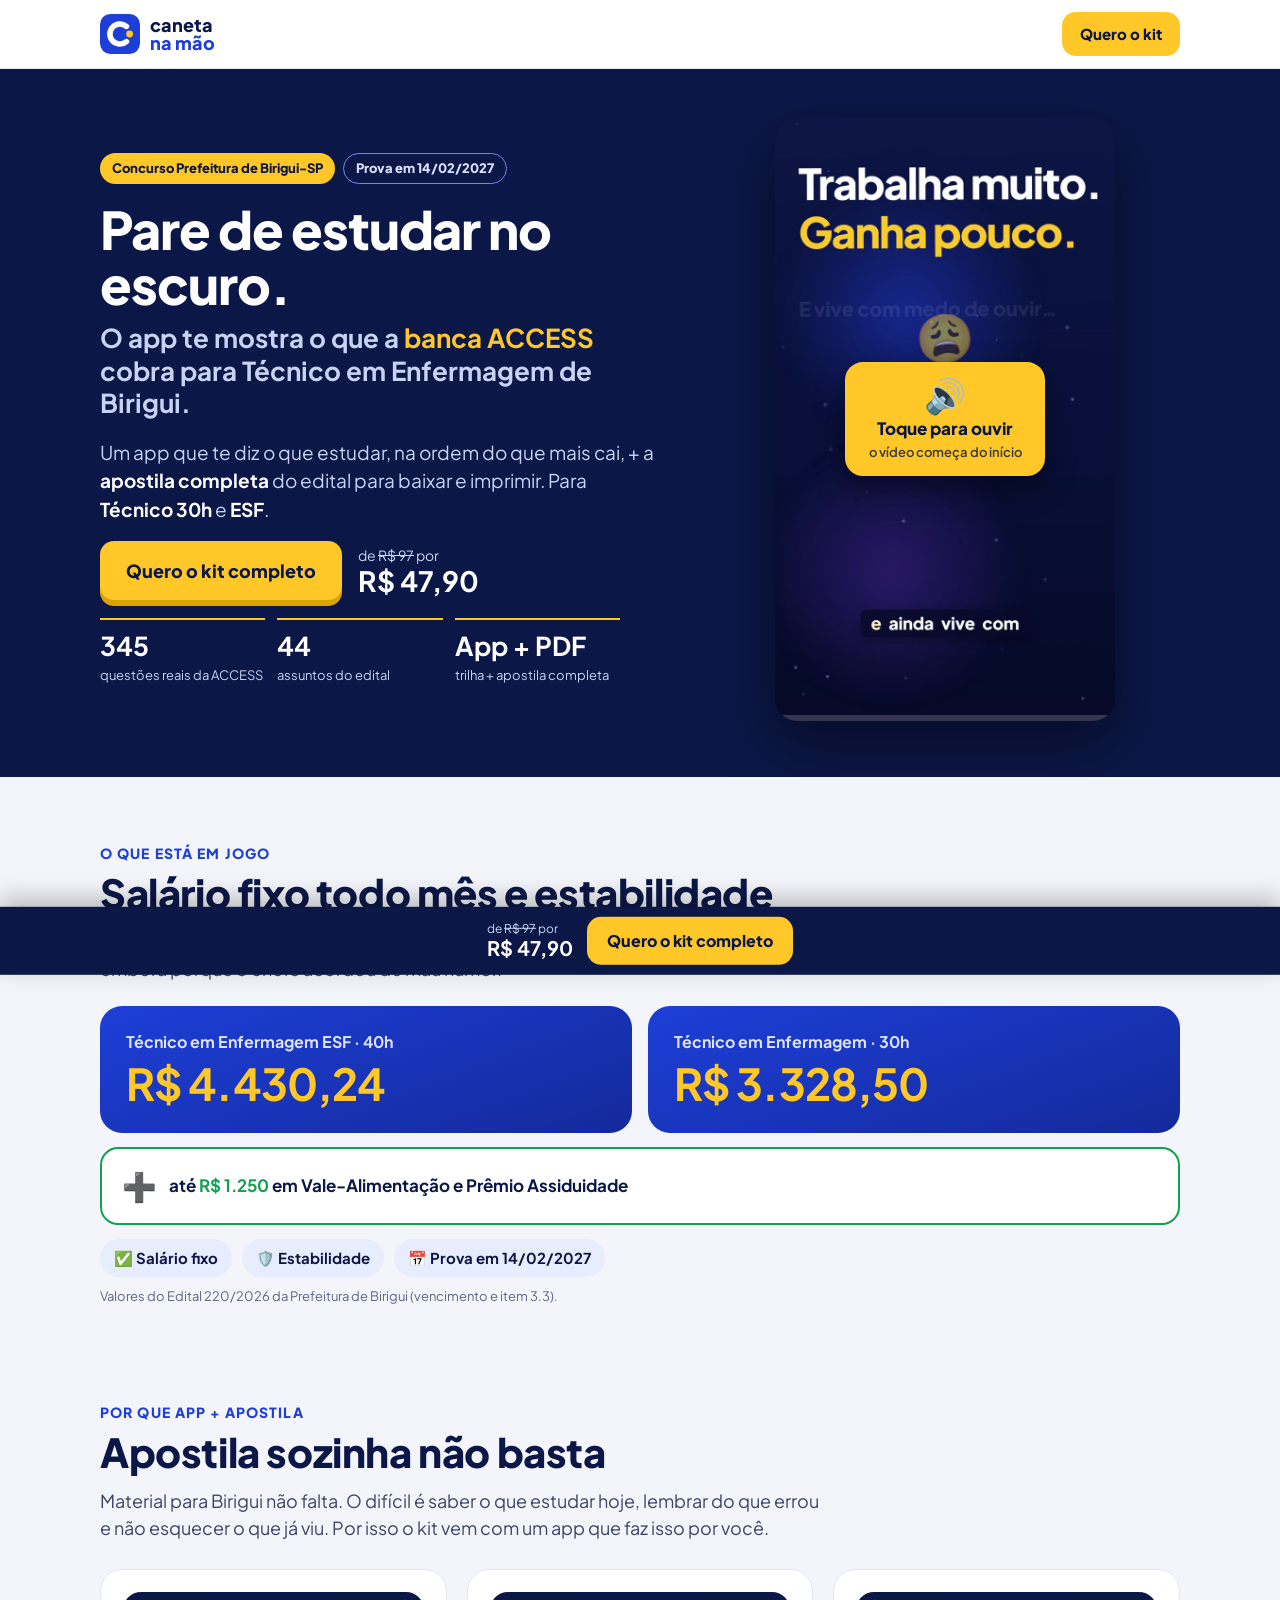
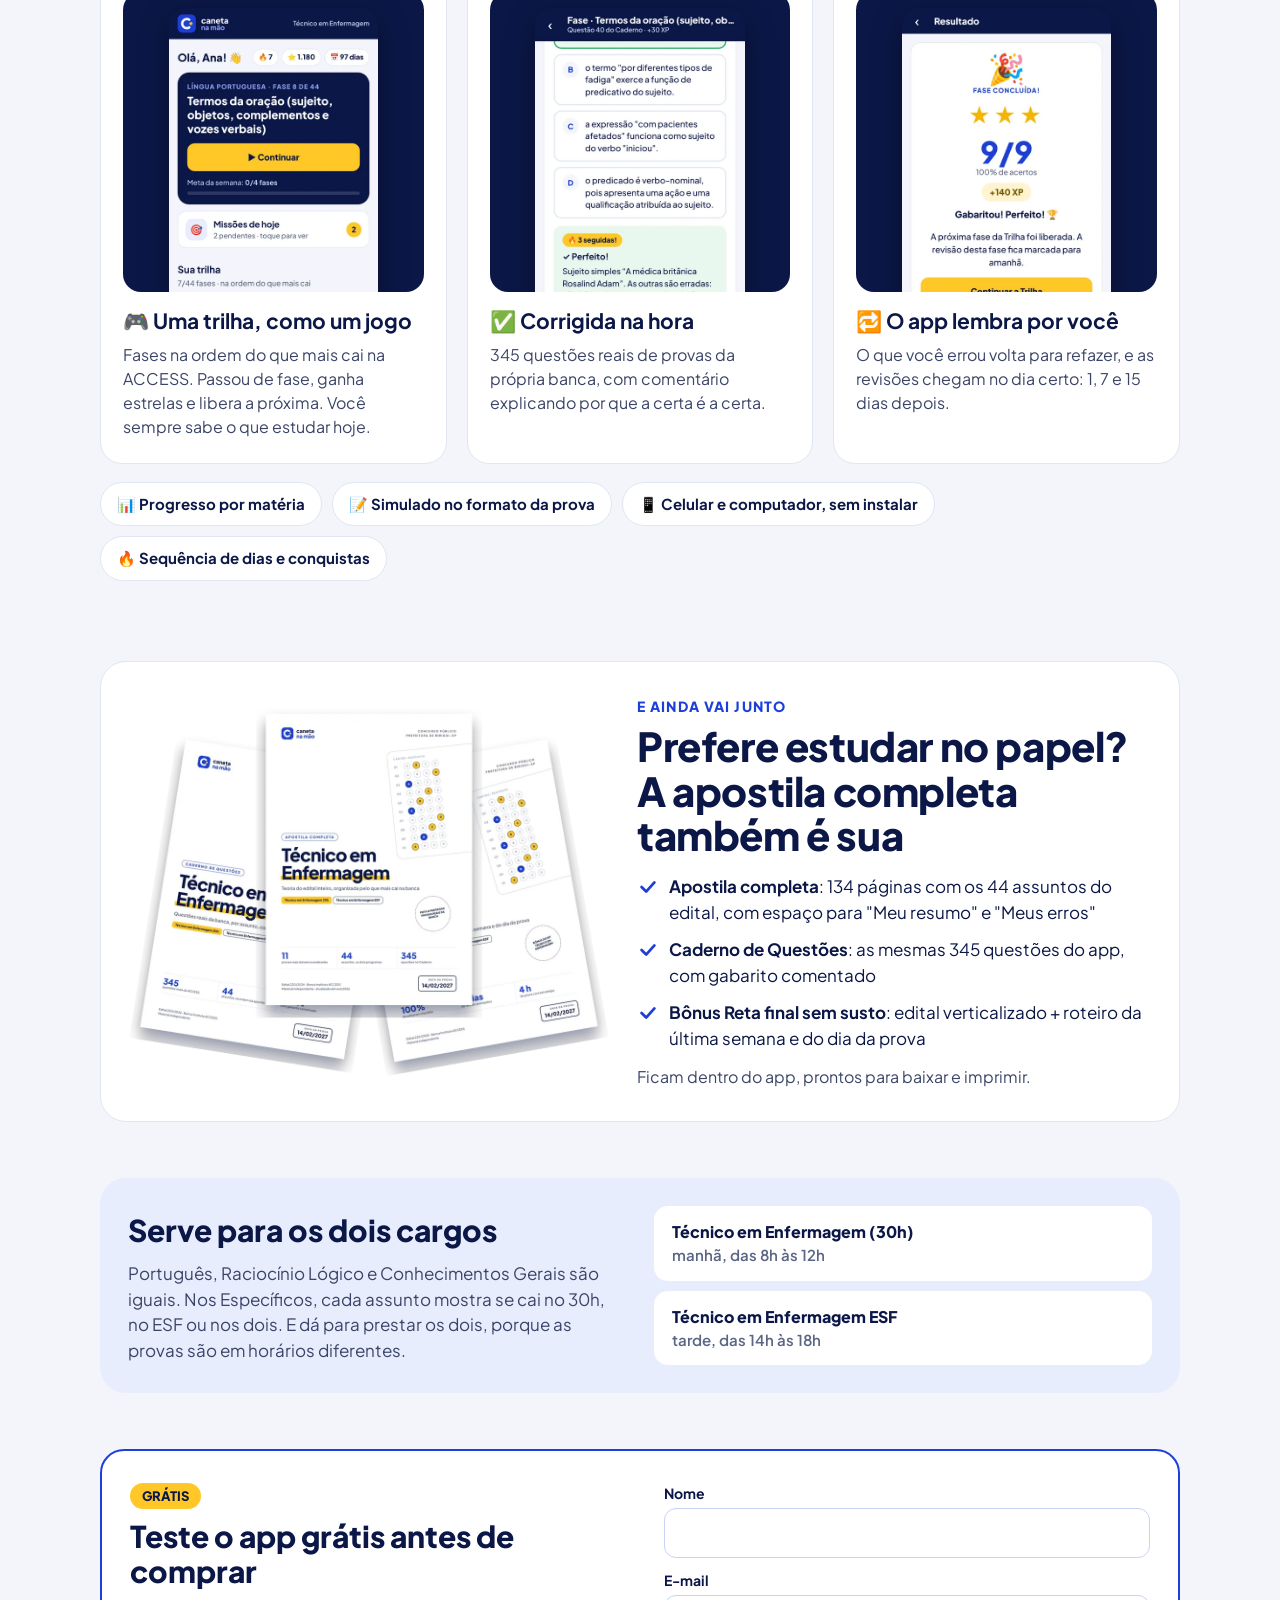
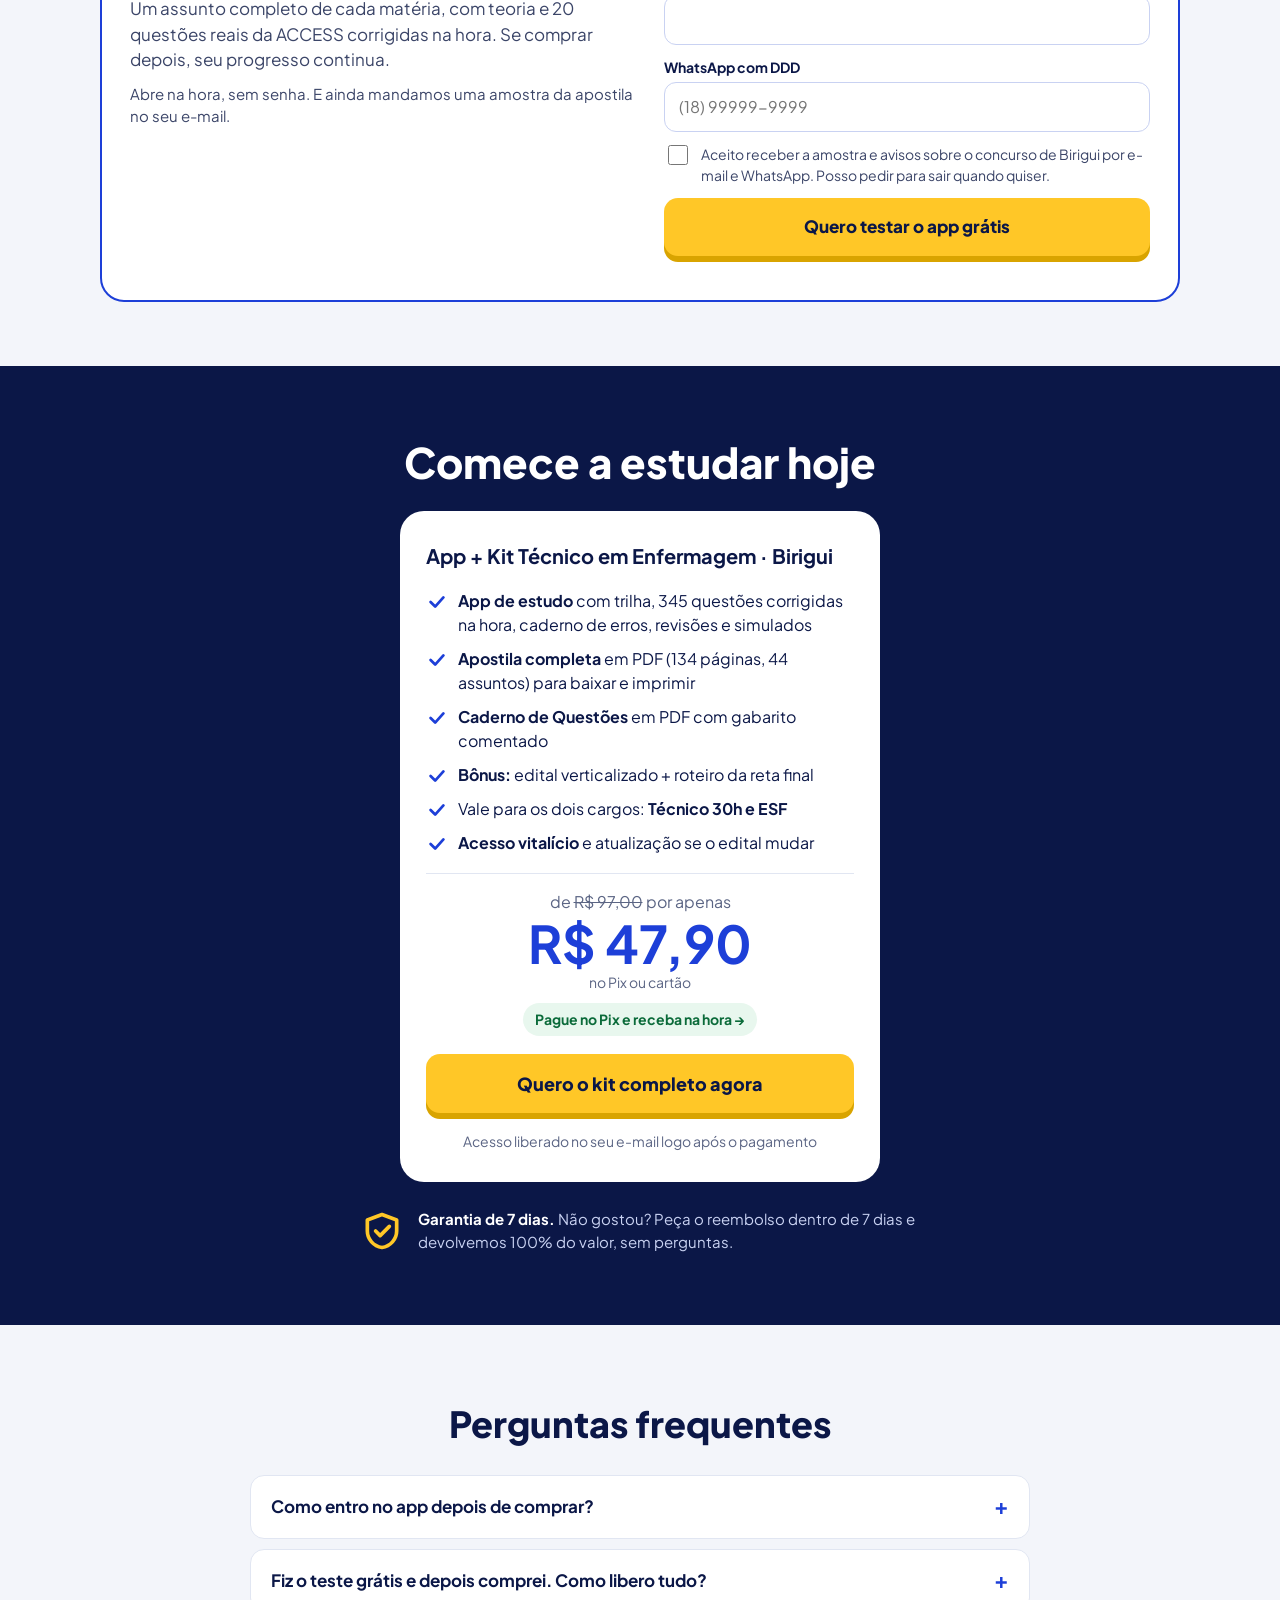
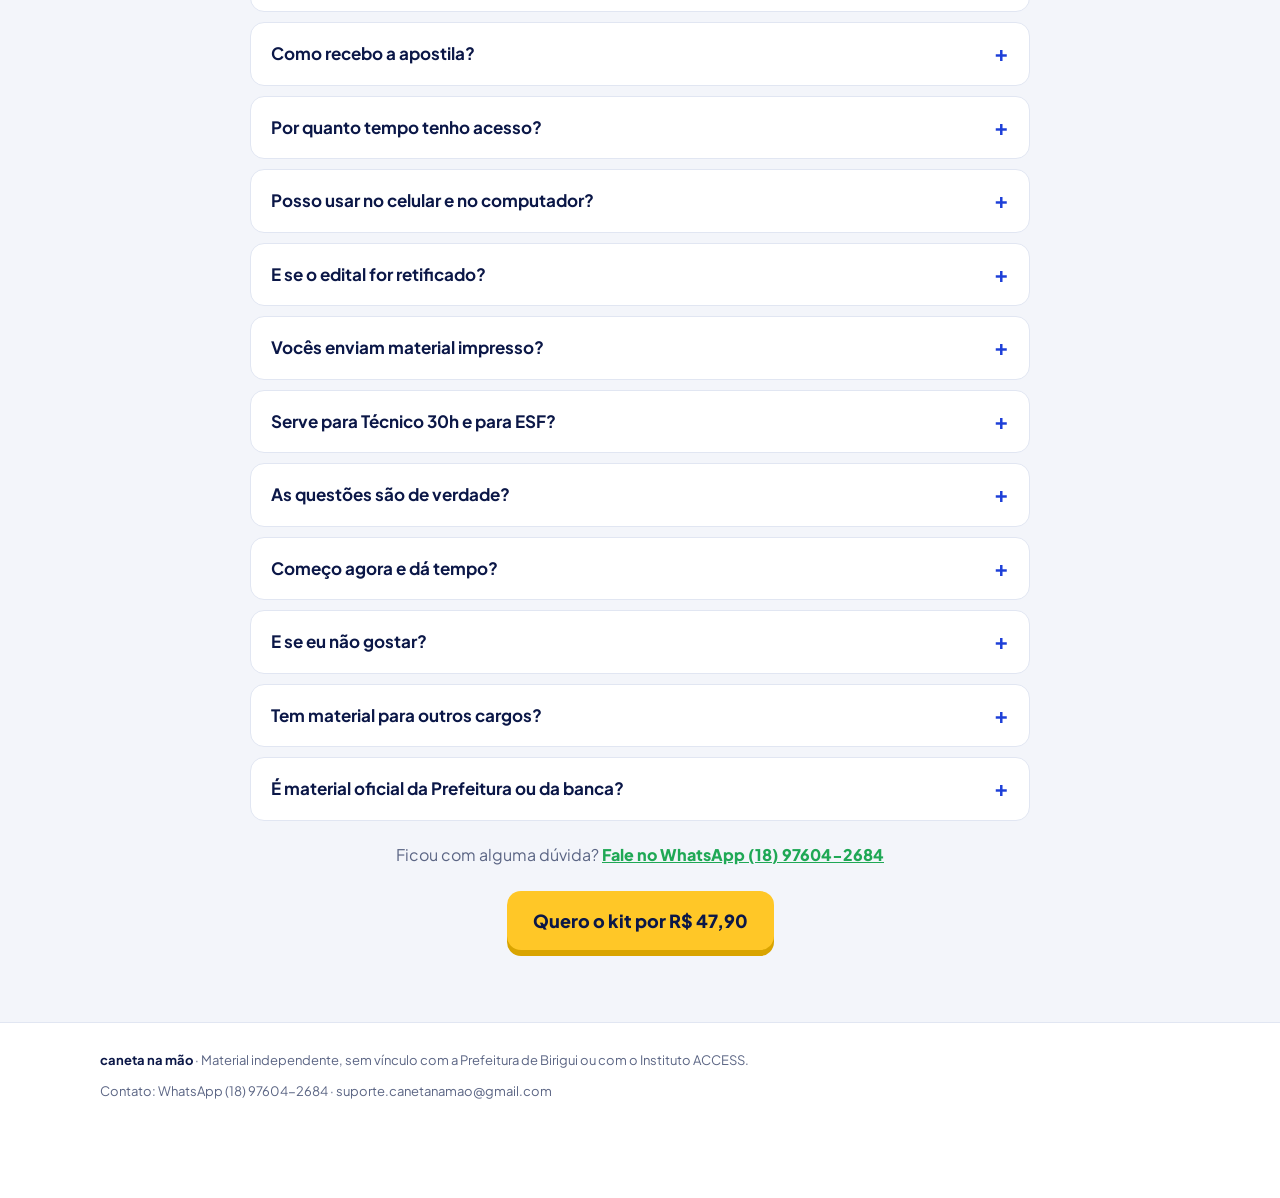
<file: tecnico-em-enfermagem/index.html>
<!doctype html>
<html lang="pt-BR">
<head>
<meta charset="utf-8">
<meta name="viewport" content="width=device-width, initial-scale=1">
<title>App + Apostila Técnico em Enfermagem · Concurso Birigui 2027 | Caneta na Mão</title>
<meta name="description" content="App de estudo com trilha e 345 questões reais da banca ACCESS + apostila completa do edital para Técnico em Enfermagem (30h e ESF) da Prefeitura de Birigui-SP. Teste grátis.">
<meta property="og:title" content="Kit Técnico em Enfermagem · Concurso Birigui">
<meta property="og:description" content="Apostila + 345 questões reais da banca ACCESS com gabarito comentado + app de estudo. 30h e ESF. Amostra grátis.">
<meta property="og:type" content="website">
<meta property="og:url" content="https://www.canetanamao.com.br/tecnico-em-enfermagem/">
<meta property="og:site_name" content="Caneta na Mão">
<meta property="og:locale" content="pt_BR">
<meta property="og:image" content="https://www.canetanamao.com.br/tecnico-em-enfermagem/img/og.jpg">
<meta property="og:image:width" content="1200">
<meta property="og:image:height" content="630">
<meta property="og:image:alt" content="Kit Técnico em Enfermagem - Concurso Prefeitura de Birigui">
<meta name="twitter:card" content="summary_large_image">
<link rel="icon" href="data:image/svg+xml,%3Csvg xmlns=%22http://www.w3.org/2000/svg%22 viewBox=%220 0 100 100%22%3E%3Crect width=%22100%22 height=%22100%22 rx=%2226%22 fill=%22%231D3FD8%22/%3E%3Cpath d=%22M66 31 A 25 25 0 1 0 66 69%22 fill=%22none%22 stroke=%22white%22 stroke-width=%2214%22 stroke-linecap=%22round%22/%3E%3Ccircle cx=%2274%22 cy=%2250%22 r=%228.5%22 fill=%22%23FFC727%22/%3E%3C/svg%3E">
<link rel="preconnect" href="https://fonts.googleapis.com">
<link rel="preconnect" href="https://fonts.gstatic.com" crossorigin>
<link rel="preload" as="image" href="/tecnico-em-enfermagem/vsl.jpg" fetchpriority="high">
<link rel="preload" as="style" href="https://fonts.googleapis.com/css2?family=Plus+Jakarta+Sans:wght@400;500;600;700;800&amp;display=swap" onload="this.onload=null;this.rel='stylesheet'">
<noscript><link rel="stylesheet" href="https://fonts.googleapis.com/css2?family=Plus+Jakarta+Sans:wght@400;500;600;700;800&amp;display=swap"></noscript>
<style>
body{margin:0;background:#F3F5FA}
*{box-sizing:border-box}
a{color:#1D3FD8}
html{scroll-behavior:smooth}img{max-width:100%;height:auto}
.pg{font-family:'Plus Jakarta Sans',system-ui,sans-serif;color:#0B1747;line-height:1.5}
.w{max-width:1120px;margin:0 auto;padding:0 20px}
.cta{display:inline-flex;align-items:center;justify-content:center;background:#FFC727;color:#0B1747!important;font-weight:800;text-decoration:none;border-radius:14px;min-height:52px;padding:16px 26px;font-size:18px;box-shadow:0 6px 0 #d9a400}
.cta:hover{background:#FFD24D}
.eb{font-weight:800;color:#1D3FD8;font-size:14px;letter-spacing:.08em;text-transform:uppercase}
h2.t{margin:6px 0 12px;font-size:clamp(27px,3.6vw,40px);line-height:1.12;font-weight:800;letter-spacing:-.01em}
p.l{margin:0;font-size:18px;color:#3B4568;max-width:720px}
/* topo */
.top{background:#fff;border-bottom:1px solid #E1E6F2}
.top .w{display:flex;align-items:center;justify-content:space-between;gap:12px;padding-top:12px;padding-bottom:12px}
.brand{display:flex;align-items:center;gap:10px;font-weight:800;font-size:18px;line-height:1.02}
.brand span{display:flex;flex-direction:column}.brand span i{font-style:normal;color:#1D3FD8}
.top nav{display:flex;gap:6px;align-items:center}
.top nav a.s{color:#1D3FD8;font-weight:700;text-decoration:none;padding:12px 8px;font-size:15px}
.top nav .cta{min-height:44px;padding:10px 18px;font-size:15px;box-shadow:none}
/* hero */
.hero{background:#0B1747;color:#fff;overflow:hidden}
.hero-row{display:flex;flex-wrap:wrap;gap:40px;align-items:center;padding-top:48px;padding-bottom:56px}
.hero-l{flex:1 1 440px;min-width:0;display:flex;flex-direction:column;gap:18px}
.tags{display:flex;flex-wrap:wrap;gap:8px}
.tags span{background:#FFC727;color:#0B1747;font-weight:800;font-size:13px;padding:6px 12px;border-radius:999px}
.tags span.o{background:none;border:1.5px solid #6F86F0;color:#DCE3FF;padding:5px 12px}
.hero h1 .h1s{display:block;margin-top:10px;font-size:.5em;line-height:1.25;font-weight:700;letter-spacing:0;color:#C9D2F2}.hero h1 .h1s b{color:#FFC727}
.hero h1{margin:0;font-size:clamp(32px,4.6vw,52px);line-height:1.06;font-weight:800;letter-spacing:-.02em}
.hero h1 b{color:#FFC727}
.hero .sub{margin:0;font-size:19px;color:#C9D2F2;max-width:560px}.hero .sub b{color:#fff}
.buy{display:flex;flex-wrap:wrap;gap:16px;align-items:center}
.pr{display:flex;flex-direction:column;font-size:14px;color:#C9D2F2}.pr b{font-size:28px;color:#fff;line-height:1.1}
.tg{color:#FFC727;font-weight:700;font-size:16px;text-underline-offset:4px;align-self:flex-start}
.stats{display:grid;grid-template-columns:repeat(3,minmax(0,1fr));gap:12px;max-width:520px}
.stats div{border-top:2px solid #FFC727;padding-top:10px}.stats b{font-size:26px;display:block;line-height:1.2}.stats span{font-size:13px;color:#C9D2F2}
.hero-v{flex:1 1 340px;min-width:0;display:flex;justify-content:center}
.vslw{width:100%;max-width:340px;margin:0 auto}
.vsl{position:relative;width:100%;aspect-ratio:9/16;border-radius:22px;overflow:hidden;background:#060d2e;box-shadow:0 24px 60px rgba(0,0,0,.45);cursor:pointer;-webkit-tap-highlight-color:transparent}
.vsl video{position:absolute;inset:0;width:100%;height:100%;object-fit:cover;display:block}
.vsl-som{position:absolute;left:50%;top:50%;transform:translate(-50%,-50%);background:#FFC727;color:#0B1747;border:0;border-radius:18px;padding:16px 20px;font:800 17px/1.2 'Plus Jakarta Sans',system-ui,sans-serif;display:flex;flex-direction:column;align-items:center;gap:6px;box-shadow:0 12px 30px rgba(0,0,0,.45);animation:vslp 1.4s ease-in-out infinite;cursor:pointer;min-width:200px}
.vsl-som span{font-size:34px;line-height:1}.vsl-som small{font-weight:600;font-size:13px;opacity:.8}
@keyframes vslp{0%,100%{transform:translate(-50%,-50%) scale(1)}50%{transform:translate(-50%,-50%) scale(1.06)}}
.vsl-pause{position:absolute;inset:0;display:none;align-items:center;justify-content:center;background:rgba(6,13,46,.55)}
.vsl-pause b{width:84px;height:84px;border-radius:50%;background:#FFC727;color:#0B1747;font-size:34px;display:flex;align-items:center;justify-content:center;padding-left:6px}
.vsl.pausado .vsl-pause{display:flex}
.vsl-bar{position:absolute;left:0;right:0;bottom:0;height:6px;background:rgba(255,255,255,.18)}.vsl-bar i{display:block;height:100%;width:0;background:#FFC727}
.vsl-cta{display:none;margin-top:16px;text-align:center}.vsl-cta.on{display:block;animation:vsli .5s ease-out}
.vsl-cta .cta{width:100%}.vsl-cta small{display:block;margin-top:12px;color:#C9D2F2;font-size:14px}.vsl-cta small a{color:#FFC727;font-weight:700}
@keyframes vsli{from{opacity:0;transform:translateY(16px)}to{opacity:1;transform:none}}
/* salário */
.sal{padding-top:64px;padding-bottom:24px}
.salg{display:grid;grid-template-columns:repeat(auto-fit,minmax(260px,1fr));gap:16px;margin-top:24px}
.sc{background:linear-gradient(160deg,#1D3FD8,#14299a);color:#fff;border-radius:22px;padding:24px 26px}
.sc span{font-weight:700;color:#DCE3FF;font-size:16px}.sc b{display:block;font-size:clamp(34px,4vw,44px);color:#FFC727;letter-spacing:-.02em;line-height:1.15;margin-top:4px}
.bon{margin-top:14px;background:#fff;border:2px solid #12A150;border-radius:18px;padding:16px 20px;font-weight:700;font-size:17px;display:flex;gap:12px;align-items:center}
.bon b{color:#12A150}
.chips{display:flex;flex-wrap:wrap;gap:10px;margin-top:14px}
.chips span{background:#E8EDFD;border-radius:999px;padding:8px 14px;font-weight:700;font-size:15px}
.fn{margin-top:10px;font-size:13px;color:#5B6584}
/* app */
.app{padding-top:56px;padding-bottom:56px}
.appg{display:grid;grid-template-columns:repeat(auto-fit,minmax(250px,1fr));gap:20px;margin-top:28px}
.ac{background:#fff;border:1px solid #E1E6F2;border-radius:22px;padding:22px 22px 24px;display:flex;flex-direction:column;gap:10px}
.ac .ph{background:#0B1747;border-radius:18px;padding:16px 16px 0;height:300px;overflow:hidden;display:flex;justify-content:center}
.ac .ph img{width:78%;border-radius:18px 18px 0 0;box-shadow:0 10px 30px rgba(0,0,0,.35);align-self:flex-start}
.ac h3{margin:6px 0 0;font-size:21px;line-height:1.2}.ac p{margin:0;color:#3B4568;font-size:16px}
.mini{display:flex;flex-wrap:wrap;gap:10px;margin-top:18px}
.mini span{background:#fff;border:1px solid #E1E6F2;border-radius:999px;padding:10px 16px;font-weight:700;font-size:15px}
/* kit */
.kit{padding-top:24px;padding-bottom:56px}
.kitb{background:#fff;border:1px solid #E1E6F2;border-radius:26px;padding:32px 28px;display:flex;flex-wrap:wrap;gap:28px;align-items:center}
.kitb>img{flex:1 1 360px;min-width:0;max-width:480px;margin:0 auto}
.kitt{flex:1 1 380px;min-width:0}
ul.ck{list-style:none;margin:16px 0 0;padding:0;display:flex;flex-direction:column;gap:12px;font-size:17px}
ul.ck li{display:flex;gap:10px;align-items:flex-start}ul.ck svg{flex-shrink:0;margin-top:2px}
/* dois cargos */
.dois{padding-bottom:56px}
.doisb{background:#E8EDFD;border-radius:26px;padding:28px;display:flex;flex-wrap:wrap;gap:20px 28px;align-items:center}
.doisb>div{flex:1 1 380px;min-width:0}
.doisb h2{margin:0 0 8px;font-size:clamp(23px,2.8vw,30px);font-weight:800}
.doisb p{margin:0;color:#3B4568;font-size:17px}
.cg{display:flex;flex-direction:column;gap:10px;flex:1 1 300px}
.cg div{background:#fff;border-radius:14px;padding:14px 18px;font-weight:800}.cg div span{display:block;font-weight:600;color:#5B6584;font-size:15px}
/* oferta */
.of{background:#0B1747;color:#fff}
.of .w{padding-top:72px;padding-bottom:72px;display:flex;flex-direction:column;align-items:center;gap:26px}
.of h2{margin:0;text-align:center;font-size:clamp(28px,3.6vw,42px);line-height:1.12;font-weight:800}
.ob{background:#fff;color:#0B1747;border-radius:24px;padding:30px 26px;width:100%;max-width:480px;display:flex;flex-direction:column;gap:18px}
.ob>b{font-size:20px}
.ob ul.ck{margin:0;font-size:16px;gap:10px}
.pz{border-top:1px solid #E1E6F2;padding-top:16px;display:flex;flex-direction:column;align-items:center;gap:2px}
.pz span{color:#5B6584}.pz b{font-size:52px;line-height:1.05;color:#1D3FD8}
.pix{background:#E8F7EE;color:#0B6B3A!important;font-weight:700;font-size:14px;padding:6px 12px;border-radius:999px;margin-top:8px;text-decoration:none}
.gar{display:flex;gap:14px;align-items:center;max-width:560px;color:#C9D2F2;font-size:15px}.gar b{color:#fff}
/* faq */
.faq{max-width:820px;margin:0 auto;padding:72px 20px}
.faq h2{margin:0 0 24px;font-size:clamp(26px,3.4vw,36px);font-weight:800;text-align:center}
.fql{display:flex;flex-direction:column;gap:10px}
.fq{background:#fff;border:1px solid #E1E6F2;border-radius:14px;padding:18px 20px}
.fq summary{cursor:pointer;list-style:none;font-weight:700;font-size:17px;display:flex;justify-content:space-between;gap:12px}
.fq summary::-webkit-details-marker{display:none}
.fq .plus{color:#1D3FD8;font-size:22px;line-height:1;transition:transform .2s}.fq[open] .plus{transform:rotate(45deg)}
.fq p{margin:10px 0 0;color:#3B4568}
.rod{border-top:1px solid #E1E6F2;background:#fff}
.rod .w{padding-top:28px;padding-bottom:96px;display:flex;flex-wrap:wrap;gap:12px;justify-content:space-between;font-size:13px;color:#5B6584}
/* barra fixa */
.bar{position:fixed;left:0;right:0;bottom:0;z-index:40;background:#0B1747;color:#fff;padding:10px 16px calc(10px + env(safe-area-inset-bottom));display:flex;align-items:center;justify-content:center;gap:14px;box-shadow:0 -8px 24px rgba(0,0,0,.25);transform:translateY(110%);transition:transform .3s}
.bar.on{transform:none}
.bar .p{display:flex;flex-direction:column;font-size:12px;color:#C9D2F2;line-height:1.2}.bar .p b{font-size:20px;color:#fff}
.bar .cta{min-height:48px;padding:12px 20px;font-size:16px;box-shadow:none}
@media (max-width:860px){
 .hero-row{flex-direction:column;align-items:stretch;gap:20px;padding-top:28px}
 .hero-l{display:contents}
 .hero-l>*{order:4}.hero-l>.tags{order:1}.hero-l>h1{order:2}
 .hero-v{order:3;flex:none;width:100%}
 .top .brand span{font-size:16px}
 .stats b{font-size:21px}
}
</style>
<!-- Meta Pixel + Microsoft Clarity -->
<script>
!function(f,b,e,v,n,t,s){if(f.fbq)return;n=f.fbq=function(){n.callMethod?n.callMethod.apply(n,arguments):n.queue.push(arguments)};if(!f._fbq)f._fbq=n;n.push=n;n.loaded=!0;n.version='2.0';n.queue=[];t=b.createElement(e);t.async=!0;t.src=v;s=b.getElementsByTagName(e)[0];s.parentNode.insertBefore(t,s)}(window,document,'script','https://connect.facebook.net/en_US/fbevents.js');
fbq('init','1108989760824933');fbq('track','PageView');fbq('track','ViewContent',{content_name:'Tecnico em Enfermagem',content_category:'Kit concurso Birigui',value:47.90,currency:'BRL'});
(function(c,l,a,r,i,t,y){c[a]=c[a]||function(){(c[a].q=c[a].q||[]).push(arguments)};t=l.createElement(r);t.async=1;t.src="https://www.clarity.ms/tag/"+i;y=l.getElementsByTagName(r)[0];y.parentNode.insertBefore(t,y)})(window,document,"clarity","script","z8wncffs0r");
clarity('set','cargo','Tecnico em Enfermagem');
</script>
<noscript><img height="1" width="1" style="display:none" src="https://www.facebook.com/tr?id=1108989760824933&ev=PageView&noscript=1"/></noscript>
</head>
<body>
<div class="pg">
<!-- TOPO -->
<div class="top"><div class="w"><div class="brand"><svg viewBox="0 0 100 100" width="40" height="40" aria-hidden="true"><rect width="100" height="100" rx="26" fill="#1D3FD8"></rect><path d="M66 31 A 25 25 0 1 0 66 69" fill="none" stroke="#fff" stroke-width="14" stroke-linecap="round"></path><circle cx="74" cy="50" r="8.5" fill="#FFC727"></circle></svg><span>caneta<i>na mão</i></span></div>
<nav><a href="#oferta" class="cta">Quero o kit</a></nav></div></div>
<!-- HERO + VSL -->
<div class="hero"><div class="w hero-row">
<div class="hero-l">
<div class="tags"><span>Concurso Prefeitura de Birigui-SP</span><span class="o">Prova em 14/02/2027</span></div>
<h1>Pare de estudar no escuro.<span class="h1s">O app te mostra o que a <b>banca ACCESS</b> cobra para Técnico em Enfermagem de Birigui.</span></h1>
<p class="sub">Um app que te diz o que estudar, na ordem do que mais cai, + a <b>apostila completa</b> do edital para baixar e imprimir. Para <b>Técnico 30h</b> e <b>ESF</b>.</p>
<div class="buy"><a href="#oferta" class="cta">Quero o kit completo</a><div class="pr"><span>de <s>R$ 97</s> por</span><b>R$ 47,90</b></div></div>
<div class="stats"><div><b>345</b><span>questões reais da ACCESS</span></div><div><b>44</b><span>assuntos do edital</span></div><div><b>App + PDF</b><span>trilha + apostila completa</span></div></div>
</div>
<div class="hero-v"><div class="vslw">
<div class="vsl" id="vsl"><video id="vslv" src="/tecnico-em-enfermagem/vsl.mp4" poster="/tecnico-em-enfermagem/vsl.jpg" muted playsinline preload="none"></video>
<button class="vsl-som" id="vsls" type="button"><span>🔊</span>Toque para ouvir<small>o vídeo começa do início</small></button>
<div class="vsl-pause"><b>▶</b></div><div class="vsl-bar"><i id="vslb"></i></div></div>
<div class="vsl-cta" id="vslc"><a href="#oferta" class="cta">Quero o kit completo ›</a><small>🔒 Garantia de 7 dias: se não gostar, devolvemos 100%</small></div>
</div></div>
</div></div>
<!-- SALÁRIO -->
<div class="w sal">
<span class="eb">O que está em jogo</span>
<h2 class="t">Salário fixo todo mês e estabilidade</h2>
<p class="l">É isso que muda quando você passa num concurso público: ninguém te manda embora porque o chefe acordou de mau humor.</p>
<div class="salg"><div class="sc"><span>Técnico em Enfermagem ESF · 40h</span><b>R$ 4.430,24</b></div><div class="sc"><span>Técnico em Enfermagem · 30h</span><b>R$ 3.328,50</b></div></div>
<div class="bon"><span style="font-size:28px">➕</span><span>até <b>R$ 1.250</b> em Vale-Alimentação e Prêmio Assiduidade</span></div>
<div class="chips"><span>✅ Salário fixo</span><span>🛡️ Estabilidade</span><span>📅 Prova em 14/02/2027</span></div>
<p class="fn">Valores do Edital 220/2026 da Prefeitura de Birigui (vencimento e item 3.3).</p>
</div>
<!-- APP -->
<div class="w app">
<span class="eb">Por que app + apostila</span>
<h2 class="t">Apostila sozinha não basta</h2>
<p class="l">Material para Birigui não falta. O difícil é saber o que estudar hoje, lembrar do que errou e não esquecer o que já viu. Por isso o kit vem com um app que faz isso por você.</p>
<div class="appg">
<div class="ac"><div class="ph"><img loading="lazy" width="480" height="1038" src="/tecnico-em-enfermagem/img/app-trilha.webp" alt="Trilha de estudo do app"></div><h3>🎮 Uma trilha, como um jogo</h3><p>Fases na ordem do que mais cai na ACCESS. Passou de fase, ganha estrelas e libera a próxima. Você sempre sabe o que estudar hoje.</p></div>
<div class="ac"><div class="ph"><img loading="lazy" width="480" height="1038" src="/tecnico-em-enfermagem/img/app-acerto.webp" alt="Questão corrigida no app"></div><h3>✅ Corrigida na hora</h3><p>345 questões reais de provas da própria banca, com comentário explicando por que a certa é a certa.</p></div>
<div class="ac"><div class="ph"><img loading="lazy" width="480" height="1038" src="/tecnico-em-enfermagem/img/app-fase.webp" alt="Fase concluída no app"></div><h3>🔁 O app lembra por você</h3><p>O que você errou volta para refazer, e as revisões chegam no dia certo: 1, 7 e 15 dias depois.</p></div>
</div>
<div class="mini"><span>📊 Progresso por matéria</span><span>📝 Simulado no formato da prova</span><span>📱 Celular e computador, sem instalar</span><span>🔥 Sequência de dias e conquistas</span></div>
</div>
<!-- KIT -->
<div class="w kit"><div class="kitb">
<img loading="lazy" width="1000" height="770" src="/tecnico-em-enfermagem/img/kit.webp" alt="Apostila completa, caderno de questões e bônus">
<div class="kitt">
<span class="eb">E ainda vai junto</span>
<h2 class="t">Prefere estudar no papel? A apostila completa também é sua</h2>
<ul class="ck">
<li><svg width="22" height="22" viewBox="0 0 24 24" fill="none" stroke="#1D3FD8" stroke-width="3" stroke-linecap="round" stroke-linejoin="round" aria-hidden="true"><path d="M5 12l5 5L19 7"></path></svg><span><b>Apostila completa</b>: 134 páginas com os 44 assuntos do edital, com espaço para "Meu resumo" e "Meus erros"</span></li>
<li><svg width="22" height="22" viewBox="0 0 24 24" fill="none" stroke="#1D3FD8" stroke-width="3" stroke-linecap="round" stroke-linejoin="round" aria-hidden="true"><path d="M5 12l5 5L19 7"></path></svg><span><b>Caderno de Questões</b>: as mesmas 345 questões do app, com gabarito comentado</span></li>
<li><svg width="22" height="22" viewBox="0 0 24 24" fill="none" stroke="#1D3FD8" stroke-width="3" stroke-linecap="round" stroke-linejoin="round" aria-hidden="true"><path d="M5 12l5 5L19 7"></path></svg><span><b>Bônus Reta final sem susto</b>: edital verticalizado + roteiro da última semana e do dia da prova</span></li>
</ul>
<p class="l" style="margin-top:14px;font-size:16px">Ficam dentro do app, prontos para baixar e imprimir.</p>
</div></div></div>
<!-- DOIS CARGOS -->
<div class="w dois"><div class="doisb">
<div><h2>Serve para os dois cargos</h2><p>Português, Raciocínio Lógico e Conhecimentos Gerais são iguais. Nos Específicos, cada assunto mostra se cai no 30h, no ESF ou nos dois. E dá para prestar os dois, porque as provas são em horários diferentes.</p></div>
<div class="cg"><div>Técnico em Enfermagem (30h)<span>manhã, das 8h às 12h</span></div><div>Técnico em Enfermagem ESF<span>tarde, das 14h às 18h</span></div></div>
</div></div>
<!-- AMOSTRA -->
<div id="amostra" style="max-width: 1120px; margin: 0 auto; padding: 0 20px 64px">
<div style="background: #FFFFFF; border: 2px solid #1D3FD8; border-radius: 24px; padding: 32px 28px; display: flex; flex-wrap: wrap; gap: 28px; align-items: flex-start">
<div style="flex: 1 1 360px; min-width: 0">
<span style="background: #FFC727; font-weight: 800; font-size: 13px; padding: 5px 12px; border-radius: 999px">GRÁTIS</span>
<h2 style="margin: 12px 0 8px; font-size: clamp(22px, 2.8vw, 30px); font-weight: 800; line-height: 1.15">Teste o app grátis antes de comprar</h2>
<p style="margin: 0 0 10px; color: #3B4568; font-size: 17px">Um assunto completo de cada matéria, com teoria e 20 questões reais da ACCESS corrigidas na hora. Se comprar depois, seu progresso continua.</p>
<p style="margin: 0; color: #3B4568; font-size: 15px">Abre na hora, sem senha. E ainda mandamos uma amostra da apostila no seu e-mail.</p>
</div>
<form class="form-amostra" style="flex: 1 1 340px; min-width: 0; display: flex; flex-direction: column; gap: 12px" novalidate>
<label style="display: flex; flex-direction: column; gap: 4px; font-weight: 700; font-size: 14px">Nome<input name="nome" required autocomplete="name" style="font: inherit; font-weight: 400; font-size: 16px; padding: 12px 14px; border: 1.5px solid #C9D2F2; border-radius: 12px"></label>
<label style="display: flex; flex-direction: column; gap: 4px; font-weight: 700; font-size: 14px">E-mail<input name="email" type="email" required autocomplete="email" style="font: inherit; font-weight: 400; font-size: 16px; padding: 12px 14px; border: 1.5px solid #C9D2F2; border-radius: 12px"></label>
<label style="display: flex; flex-direction: column; gap: 4px; font-weight: 700; font-size: 14px">WhatsApp com DDD<input name="whatsapp" type="tel" required inputmode="tel" autocomplete="tel" placeholder="(18) 99999-9999" style="font: inherit; font-weight: 400; font-size: 16px; padding: 12px 14px; border: 1.5px solid #C9D2F2; border-radius: 12px"></label>
<input name="site" tabindex="-1" autocomplete="off" aria-hidden="true" style="position: absolute; left: -9999px; width: 1px; height: 1px">
<label style="display: flex; gap: 10px; align-items: flex-start; font-size: 14px; color: #3B4568"><input name="aceite" type="checkbox" required style="width: 20px; height: 20px; margin-top: 1px; flex-shrink: 0">Aceito receber a amostra e avisos sobre o concurso de Birigui por e-mail e WhatsApp. Posso pedir para sair quando quiser.</label>
<button type="submit" class="cta" style="background: #FFC727; color: #0B1747; font: inherit; font-weight: 800; font-size: 17px; border: 0; padding: 16px 22px; border-radius: 14px; min-height: 48px; cursor: pointer">Quero testar o app grátis</button>
<p class="amostra-msg" role="status" style="margin: 0; font-size: 15px; color: #B42318"></p>
</form>
<div class="amostra-ok" hidden style="flex: 1 1 340px; min-width: 0; background: #E8EDFD; border-radius: 16px; padding: 24px; flex-direction: column; gap: 12px">
<b style="font-size: 20px">Pronto! Seu teste grátis do app está liberado.</b>
<span style="color: #3B4568">Se o app não abriu sozinho, toque no botão abaixo.</span>
<a href="/app/?teste=tec" style="background: #1D3FD8; color: #FFFFFF; font-weight: 800; text-decoration: none; padding: 14px 22px; border-radius: 14px; text-align: center">Abrir o app agora</a>
<a href="/tecnico-em-enfermagem/amostra-gratis-tecnico-enfermagem.pdf" target="_blank" rel="noopener" style="color: #1D3FD8; font-weight: 700; text-align: center; font-size: 15px">ou baixar a amostra em PDF</a>
</div>
</div>
</div>
<div id="pop" hidden role="dialog" aria-modal="true" aria-labelledby="pop-t" style="position: fixed; inset: 0; background: rgba(11,23,71,.6); z-index: 50; align-items: center; justify-content: center; padding: 16px">
<div style="background: #FFFFFF; border-radius: 20px; width: 100%; max-width: 440px; max-height: calc(100vh - 32px); overflow-y: auto; padding: 24px; box-sizing: border-box; position: relative">
<button type="button" id="pop-x" aria-label="Fechar" style="position: absolute; top: 8px; right: 8px; width: 44px; height: 44px; border: 0; background: transparent; font-size: 28px; line-height: 1; color: #5B6584; cursor: pointer">&times;</button>
<span style="background: #FFC727; font-weight: 800; font-size: 13px; padding: 5px 12px; border-radius: 999px">GRÁTIS</span>
<h2 id="pop-t" style="margin: 12px 0 6px; font-size: 24px; font-weight: 800; line-height: 1.15">Antes de ir: quer testar o app grátis?</h2>
<p style="margin: 0 0 16px; color: #3B4568">Um assunto completo de cada matéria + 20 questões reais da banca ACCESS corrigidas na hora.</p>
<form class="form-amostra" style="display: flex; flex-direction: column; gap: 12px" novalidate>
<label style="display: flex; flex-direction: column; gap: 4px; font-weight: 700; font-size: 14px">Nome<input name="nome" required autocomplete="name" style="font: inherit; font-weight: 400; font-size: 16px; padding: 12px 14px; border: 1.5px solid #C9D2F2; border-radius: 12px"></label>
<label style="display: flex; flex-direction: column; gap: 4px; font-weight: 700; font-size: 14px">E-mail<input name="email" type="email" required autocomplete="email" style="font: inherit; font-weight: 400; font-size: 16px; padding: 12px 14px; border: 1.5px solid #C9D2F2; border-radius: 12px"></label>
<label style="display: flex; flex-direction: column; gap: 4px; font-weight: 700; font-size: 14px">WhatsApp com DDD<input name="whatsapp" type="tel" required inputmode="tel" autocomplete="tel" placeholder="(18) 99999-9999" style="font: inherit; font-weight: 400; font-size: 16px; padding: 12px 14px; border: 1.5px solid #C9D2F2; border-radius: 12px"></label>
<input name="site" tabindex="-1" autocomplete="off" aria-hidden="true" style="position: absolute; left: -9999px; width: 1px; height: 1px">
<label style="display: flex; gap: 10px; align-items: flex-start; font-size: 14px; color: #3B4568"><input name="aceite" type="checkbox" required style="width: 20px; height: 20px; margin-top: 1px; flex-shrink: 0">Aceito receber a amostra e avisos sobre o concurso de Birigui por e-mail e WhatsApp. Posso pedir para sair quando quiser.</label>
<button type="submit" class="cta" style="background: #FFC727; color: #0B1747; font: inherit; font-weight: 800; font-size: 17px; border: 0; padding: 16px 22px; border-radius: 14px; min-height: 48px; cursor: pointer">Quero testar o app grátis</button>
<p class="amostra-msg" role="status" style="margin: 0; font-size: 15px; color: #B42318"></p>
<button type="button" class="pop-nao" style="background: transparent; border: 0; color: #5B6584; font: inherit; font-size: 14px; text-decoration: underline; cursor: pointer; min-height: 44px">Agora não, quero ver o preço</button>
</form>
<div class="amostra-ok" hidden style="background: #E8EDFD; border-radius: 16px; padding: 20px; flex-direction: column; gap: 12px">
<b style="font-size: 20px">Pronto! Seu teste grátis do app está liberado.</b>
<span style="color: #3B4568">Se o app não abriu sozinho, toque no botão abaixo.</span>
<a href="/app/?teste=tec" style="background: #1D3FD8; color: #FFFFFF; font-weight: 800; text-decoration: none; padding: 14px 22px; border-radius: 14px; text-align: center">Abrir o app agora</a>
<a href="/tecnico-em-enfermagem/amostra-gratis-tecnico-enfermagem.pdf" target="_blank" rel="noopener" style="color: #1D3FD8; font-weight: 700; text-align: center; font-size: 15px">ou baixar a amostra em PDF</a>
</div>
</div>
</div>
<script>
function sugereEmail(e){  e=(e||"").trim().toLowerCase(); var m=e.match(/^([^@\s]+)@([^@\s]+)$/); if(!m) return "";  var u=m[1], d=m[2];  var OK=["gmail.com","hotmail.com","hotmail.com.br","outlook.com","outlook.com.br","live.com","yahoo.com","yahoo.com.br","icloud.com","bol.com.br","uol.com.br","terra.com.br","msn.com"];  if(OK.indexOf(d)>=0) return "";  var FIX={"gmail.com.br":"gmail.com","gmail.br":"gmail.com","gmail":"gmail.com","hotmail":"hotmail.com","hotmail.br":"hotmail.com","outlook":"outlook.com","yahoo":"yahoo.com.br","icloud":"icloud.com","icloud.com.br":"icloud.com"};  if(FIX[d]) return u+"@"+FIX[d];  function lev(a,b){var p=[],i,j;for(j=0;j<=b.length;j++)p[j]=j;for(i=1;i<=a.length;i++){var q=[i];for(j=1;j<=b.length;j++)q[j]=Math.min(p[j]+1,q[j-1]+1,p[j-1]+(a[i-1]==b[j-1]?0:1));p=q;}return p[b.length];}  var best="",bd=9;  OK.forEach(function(k){var x=lev(d,k);if(x<bd){bd=x;best=k;}});  if(bd>0&&bd<=2) return u+"@"+best;  return "";}
(function(){
  function ls(k,v){try{if(v===undefined)return localStorage.getItem(k);localStorage.setItem(k,v);}catch(e){return null;}}
  function ss(k,v){try{if(v===undefined)return sessionStorage.getItem(k);sessionStorage.setItem(k,v);}catch(e){return null;}}
  var pop=document.getElementById('pop');
  function fecha(){pop.style.display='none';}
  function abre(){ if(window.__vslAtivo||ls('cnm_lead')||ss('cnm_pop'))return; ss('cnm_pop','1'); pop.hidden=false; pop.style.display='flex'; }
  document.getElementById('pop-x').onclick=fecha;
  pop.querySelector('.pop-nao').onclick=fecha;
  pop.addEventListener('click',function(e){if(e.target===pop)fecha();});
  document.addEventListener('keydown',function(e){if(e.key==='Escape'&&pop.style.display==='flex')fecha();});
  setTimeout(abre,60000);
  document.addEventListener('mouseout',function(e){ if(!e.relatedTarget&&e.clientY<=0) abre(); });
  document.querySelectorAll('.form-amostra').forEach(function(f){
    var msg=f.querySelector('.amostra-msg'), ok=f.parentNode.querySelector('.amostra-ok'), b=f.querySelector('button[type=submit]');
    f.addEventListener('submit', function(ev){
      ev.preventDefault();
      var d={nome:f.nome.value.trim(), email:f.email.value.trim(), whatsapp:f.whatsapp.value, aceite:f.aceite.checked, site:f.site.value, cargo:'tec'};
      if(!d.nome){msg.textContent='Digite seu nome.';return;}
      if(!/^[^@\s]+@[^@\s]+\.[^@\s]+$/.test(d.email)){msg.textContent='Confira seu e-mail.';return;}var sg=sugereEmail(d.email);if(sg&&f.dataset.ok!==d.email){msg.innerHTML='Seu e-mail parece ter um erro. Você quis dizer <b>'+sg+'</b>? <a href="#" class="sg-sim" style="color:#1D3FD8;font-weight:700">Sim, corrigir</a> · <a href="#" class="sg-nao" style="color:#5B6584">Não, está certo</a>';msg.querySelector('.sg-sim').onclick=function(x){x.preventDefault();f.email.value=sg;msg.textContent='';};msg.querySelector('.sg-nao').onclick=function(x){x.preventDefault();f.dataset.ok=d.email;msg.textContent='';};return;}
      if(d.whatsapp.replace(/\D/g,'').length<10){msg.textContent='Confira seu WhatsApp com DDD.';return;}
      if(!d.aceite){msg.textContent='Marque a caixinha de aceite para receber a amostra.';return;}
      msg.textContent=''; b.disabled=true; b.textContent='⏳ Abrindo o app...';
      try{fbq('track','Lead',{content_name:'teste gratis'})}catch(x){} try{clarity('event','teste_gratis')}catch(x){}
      ls('cnm_lead','1'); ls('cnm_guest','tec'); ls('cnm_cargo','tec'); if(!ls('cnm_nome')) ls('cnm_nome', d.nome);
      try{ fetch('https://entrega-caneta.vercel.app/api/lead',{method:'POST',keepalive:true,headers:{'Content-Type':'application/json'},body:JSON.stringify(d)}).catch(function(){}); }catch(x){}
      var abre=function(){ f.style.display='none'; ok.hidden=false; ok.style.display='flex'; location.href='/app/?teste=tec&n='+encodeURIComponent(d.nome.split(' ')[0]); };
      setTimeout(abre, 700);
    });
  });
})();
</script>

<!-- OFERTA -->
<div id="oferta" class="of"><div class="w">
<h2>Comece a estudar hoje</h2>
<div class="ob"><b>App + Kit Técnico em Enfermagem · Birigui</b>
<ul class="ck">
<li><svg width="22" height="22" viewBox="0 0 24 24" fill="none" stroke="#1D3FD8" stroke-width="3" stroke-linecap="round" stroke-linejoin="round" aria-hidden="true"><path d="M5 12l5 5L19 7"></path></svg><span><b>App de estudo</b> com trilha, 345 questões corrigidas na hora, caderno de erros, revisões e simulados</span></li>
<li><svg width="22" height="22" viewBox="0 0 24 24" fill="none" stroke="#1D3FD8" stroke-width="3" stroke-linecap="round" stroke-linejoin="round" aria-hidden="true"><path d="M5 12l5 5L19 7"></path></svg><span><b>Apostila completa</b> em PDF (134 páginas, 44 assuntos) para baixar e imprimir</span></li>
<li><svg width="22" height="22" viewBox="0 0 24 24" fill="none" stroke="#1D3FD8" stroke-width="3" stroke-linecap="round" stroke-linejoin="round" aria-hidden="true"><path d="M5 12l5 5L19 7"></path></svg><span><b>Caderno de Questões</b> em PDF com gabarito comentado</span></li>
<li><svg width="22" height="22" viewBox="0 0 24 24" fill="none" stroke="#1D3FD8" stroke-width="3" stroke-linecap="round" stroke-linejoin="round" aria-hidden="true"><path d="M5 12l5 5L19 7"></path></svg><span><b>Bônus:</b> edital verticalizado + roteiro da reta final</span></li>
<li><svg width="22" height="22" viewBox="0 0 24 24" fill="none" stroke="#1D3FD8" stroke-width="3" stroke-linecap="round" stroke-linejoin="round" aria-hidden="true"><path d="M5 12l5 5L19 7"></path></svg><span>Vale para os dois cargos: <b>Técnico 30h e ESF</b></span></li>
<li><svg width="22" height="22" viewBox="0 0 24 24" fill="none" stroke="#1D3FD8" stroke-width="3" stroke-linecap="round" stroke-linejoin="round" aria-hidden="true"><path d="M5 12l5 5L19 7"></path></svg><span><b>Acesso vitalício</b> e atualização se o edital mudar</span></li>
</ul>
<div class="pz"><span>de <s>R$ 97,00</s> por apenas</span><b>R$ 47,90</b><span style="font-size:14px">no Pix ou cartão</span><a class="pix" href="https://lastlink.com/p/CE5C4624A/checkout-payment/">Pague no Pix e receba na hora →</a></div>
<a href="https://lastlink.com/p/CE5C4624A/checkout-payment/" class="cta" style="width:100%">Quero o kit completo agora</a>
<span style="text-align:center;font-size:14px;color:#5B6584">Acesso liberado no seu e-mail logo após o pagamento</span>
</div>
<div class="gar"><svg width="44" height="44" viewBox="0 0 24 24" fill="none" stroke="#FFC727" stroke-width="2" stroke-linecap="round" stroke-linejoin="round" aria-hidden="true" style="flex-shrink:0"><path d="M12 3l8 3v6c0 4.5-3.4 8.3-8 9-4.6-.7-8-4.5-8-9V6l8-3z"></path><path d="M8.5 12l2.5 2.5L16 9.5"></path></svg>
<span><b>Garantia de 7 dias.</b> Não gostou? Peça o reembolso dentro de 7 dias e devolvemos 100% do valor, sem perguntas.</span></div>
</div></div>
<!-- FAQ -->
<div class="faq"><h2>Perguntas frequentes</h2><div class="fql">
<details class="fq"><summary>Como entro no app depois de comprar?<span class="plus">+</span></summary><p>Abra o app em <b>canetanamao.com.br/app</b> e entre com o <b>CPF que você usou na compra</b>. No primeiro acesso você cria uma senha. Você também recebe o link por e-mail. Funciona no navegador do celular e do computador, sem instalar nada.</p></details>
<details class="fq"><summary>Fiz o teste grátis e depois comprei. Como libero tudo?<span class="plus">+</span></summary><p>No app, toque em <b>Já comprei? Entrar</b> (na barra de baixo) ou vá em <b>Perfil → Entrar com meu CPF</b>. Digite o CPF da compra e pronto: o kit completo abre e o que você fez no teste continua salvo.</p></details>
<details class="fq"><summary>Como recebo a apostila?<span class="plus">+</span></summary><p>A apostila, o caderno de questões e o bônus ficam dentro do app, prontos para ver, baixar e imprimir: no app, toque em <b>Perfil → Meus materiais</b>. No Pix, a liberação é imediata.</p></details>
<details class="fq"><summary>Por quanto tempo tenho acesso?<span class="plus">+</span></summary><p>O acesso é vitalício. Não expira depois da prova.</p></details>
<details class="fq"><summary>Posso usar no celular e no computador?<span class="plus">+</span></summary><p>Pode. Entre com o seu CPF e senha em qualquer aparelho e o progresso continua de onde parou. O acesso é pessoal e intransferível.</p></details>
<details class="fq"><summary>E se o edital for retificado?<span class="plus">+</span></summary><p>Se houver mudança no edital, o material é atualizado, sem custo a mais para você.</p></details>
<details class="fq"><summary>Vocês enviam material impresso?<span class="plus">+</span></summary><p>Não enviamos nada pelo correio. A apostila e o caderno são PDFs prontos para você imprimir em casa ou numa gráfica.</p></details>
<details class="fq"><summary>Serve para Técnico 30h e para ESF?<span class="plus">+</span></summary><p>Sim. O app e a apostila cobrem os dois cargos, e cada assunto de Específicos indica para qual cargo ele cai.</p></details>
<details class="fq"><summary>As questões são de verdade?<span class="plus">+</span></summary><p>Sim. São questões de provas anteriores de Técnico em Enfermagem aplicadas pelo Instituto ACCESS, a mesma banca do concurso de Birigui, com gabarito oficial e comentário.</p></details>
<details class="fq"><summary>Começo agora e dá tempo?<span class="plus">+</span></summary><p>Dá. O app organiza tudo pelo que mais cai, então você começa pelo que vale mais ponto. A prova é em 14/02/2027.</p></details>
<details class="fq"><summary>E se eu não gostar?<span class="plus">+</span></summary><p>Você tem 7 dias de garantia. Pediu o reembolso dentro desse prazo, devolvemos 100% do valor.</p></details>
<details class="fq"><summary>Tem material para outros cargos?<span class="plus">+</span></summary><p>Por enquanto temos kits para Técnico em Enfermagem, Enfermeiro (30h e ESF), Oficial Administrativo, Agente Comunitário de Saúde e Assistente Social, todos com teste grátis. Veja em <a href="/" style="color:#1D3FD8;font-weight:700">canetanamao.com.br</a>.</p></details>
<details class="fq"><summary>É material oficial da Prefeitura ou da banca?<span class="plus">+</span></summary><p>Não. É um material independente, feito a partir do edital publicado e de provas anteriores da banca.</p></details>
</div>
<p style="text-align:center;margin:22px 0 0;color:#5B6584">Ficou com alguma dúvida? <a href="https://wa.me/5518976042684?text=Oi!%20Tenho%20uma%20d%C3%BAvida%20sobre%20o%20kit%20da%20Caneta%20na%20M%C3%A3o." target="_blank" rel="noopener" style="color:#1FA855;font-weight:800">Fale no WhatsApp (18) 97604-2684</a></p>
<div style="display:flex;justify-content:center;margin-top:24px"><a href="#oferta" class="cta">Quero o kit por R$ 47,90</a></div>
</div>
<!-- RODAPÉ -->
<div class="rod"><div class="w"><span><b style="color:#0B1747">caneta na mão</b> · Material independente, sem vínculo com a Prefeitura de Birigui ou com o Instituto ACCESS.</span><span>Contato: WhatsApp (18) 97604-2684 · suporte.canetanamao@gmail.com</span></div></div>
<div class="bar" id="bar"><div class="p"><span>de <s>R$ 97</s> por</span><b>R$ 47,90</b></div><a href="#oferta" class="cta">Quero o kit completo</a></div>
</div>
<script>
(function(){
var w=document.getElementById('vsl'),v=document.getElementById('vslv'),s=document.getElementById('vsls'),b=document.getElementById('vslb'),c=document.getElementById('vslc');
var CTA=110.5,som=false,mk={},mu={};
function ev(n){try{if(window.fbq)fbq('trackCustom',n)}catch(e){}try{if(window.clarity)clarity('event',n)}catch(e){}}
function st(){window.__vslAtivo=som&&!v.paused&&!v.ended}
function ativar(e){if(e)e.stopPropagation();som=true;s.style.display='none';v.muted=false;v.currentTime=0;var p=v.play();if(p&&p.catch)p.catch(function(){});w.classList.remove('pausado');ev('VSL_som')}
s.addEventListener('click',ativar);
w.addEventListener('click',function(){if(!som){ativar();return}if(v.paused){v.play();w.classList.remove('pausado')}else{v.pause();w.classList.add('pausado')}});
['play','pause','ended'].forEach(function(n){v.addEventListener(n,st)});
v.addEventListener('timeupdate',function(){var d=v.duration||117.7,x=Math.min(1,v.currentTime/d);b.style.width=(100*(1-Math.pow(1-x,2.2)))+'%';
 if(!som){var r=v.getBoundingClientRect();if(r.top<window.innerHeight&&r.bottom>0)[25,50,75,95].forEach(function(m){if(x*100>=m&&!mu[m]){mu[m]=1;ev('VSL_mudo_'+m)}});return}if(v.currentTime>=CTA)c.classList.add('on');
 [25,50,75,95].forEach(function(m){if(x*100>=m&&!mk[m]){mk[m]=1;ev('VSL_'+m)}});});
function auto(){setTimeout(function(){if(!som&&v.paused){v.muted=true;var p=v.play();if(p&&p.catch)p.catch(function(){})}},400)}
if(document.readyState==='complete')auto();else window.addEventListener('load',auto);
v.addEventListener('ended',function(){c.classList.add('on');if(!som){v.currentTime=0;v.play()}});
// barra fixa: aparece depois do vídeo, some na oferta
var bar=document.getElementById('bar'),of=document.getElementById('oferta'),hv=document.querySelector('.hero');
function chk(){var r=hv.getBoundingClientRect(),o=of.getBoundingClientRect(),vh=window.innerHeight;
 bar.classList.toggle('on', r.bottom<vh*0.35 && !(o.top<vh && o.bottom>0));}
window.addEventListener('scroll',chk,{passive:true});window.addEventListener('resize',chk);chk();
})();
</script>
<script>
document.addEventListener('click',function(e){var a=e.target.closest&&e.target.closest('a[href*="lastlink.com"]');if(!a)return;
try{fbq('track','InitiateCheckout',{value:47.90,currency:'BRL'})}catch(x){}try{clarity('event','clicou_comprar')}catch(x){}},true);
</script>
</body>
</html>
</file>
